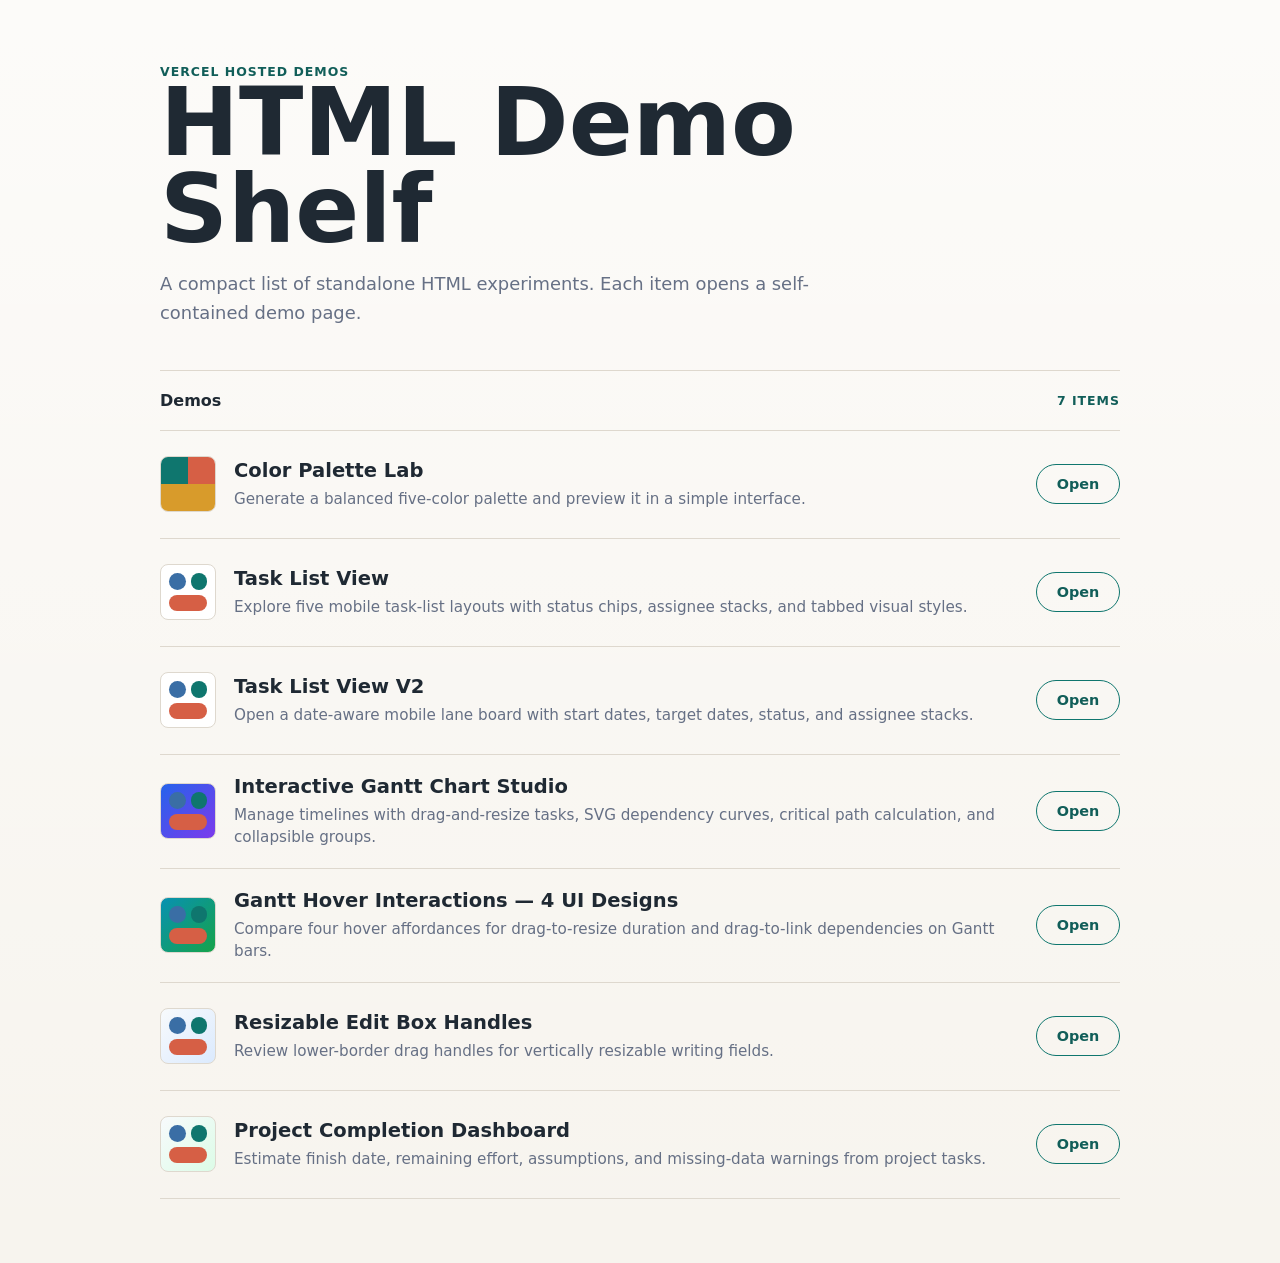
<file: index.html>
<!doctype html>
<html lang="en">
  <head>
    <meta charset="utf-8">
    <meta name="viewport" content="width=device-width, initial-scale=1">
    <meta name="description" content="A curated index of standalone HTML demos.">
    <title>HTML Demo Shelf</title>
    <link rel="stylesheet" href="/styles.css">
  </head>
  <body>
    <main class="shell">
      <header class="masthead">
        <p class="eyebrow">Vercel hosted demos</p>
        <h1>HTML Demo Shelf</h1>
        <p class="intro">
          A compact list of standalone HTML experiments. Each item opens a self-contained demo page.
        </p>
      </header>

      <section class="demo-list" aria-labelledby="demo-list-title">
        <div class="section-heading">
          <h2 id="demo-list-title">Demos</h2>
          <span class="count">7 items</span>
        </div>

        <a class="demo-row" href="/demos/color-palette-lab/">
          <span class="demo-icon" aria-hidden="true">
            <span></span>
            <span></span>
            <span></span>
          </span>
          <span class="demo-copy">
            <strong>Color Palette Lab</strong>
            <small>Generate a balanced five-color palette and preview it in a simple interface.</small>
          </span>
          <span class="demo-action" aria-hidden="true">Open</span>
        </a>

        <a class="demo-row task-demo" href="/demos/task-list-view/">
          <span class="demo-icon task-icon" aria-hidden="true">
            <span></span>
            <span></span>
            <span></span>
          </span>
          <span class="demo-copy">
            <strong>Task List View</strong>
            <small>Explore five mobile task-list layouts with status chips, assignee stacks, and tabbed visual styles.</small>
          </span>
          <span class="demo-action" aria-hidden="true">Open</span>
        </a>

        <a class="demo-row task-demo" href="/demos/task-list-view-v2/">
          <span class="demo-icon task-icon" aria-hidden="true">
            <span></span>
            <span></span>
            <span></span>
          </span>
          <span class="demo-copy">
            <strong>Task List View V2</strong>
            <small>Open a date-aware mobile lane board with start dates, target dates, status, and assignee stacks.</small>
          </span>
          <span class="demo-action" aria-hidden="true">Open</span>
        </a>

        <a class="demo-row task-demo" href="/demos/gantt-chart/">
          <span class="demo-icon task-icon" aria-hidden="true" style="background: linear-gradient(135deg, #2563eb, #7c3aed);">
            <span></span>
            <span></span>
            <span></span>
          </span>
          <span class="demo-copy">
            <strong>Interactive Gantt Chart Studio</strong>
            <small>Manage timelines with drag-and-resize tasks, SVG dependency curves, critical path calculation, and collapsible groups.</small>
          </span>
          <span class="demo-action" aria-hidden="true">Open</span>
        </a>

        <a class="demo-row task-demo" href="/demos/gantt-chart/hover-features.html">
          <span class="demo-icon task-icon" aria-hidden="true" style="background: linear-gradient(135deg, #0891b2, #16a34a);">
            <span></span>
            <span></span>
            <span></span>
          </span>
          <span class="demo-copy">
            <strong>Gantt Hover Interactions — 4 UI Designs</strong>
            <small>Compare four hover affordances for drag-to-resize duration and drag-to-link dependencies on Gantt bars.</small>
          </span>
          <span class="demo-action" aria-hidden="true">Open</span>
        </a>

        <a class="demo-row task-demo" href="/demos/resizable-edit-box/">
          <span class="demo-icon task-icon" aria-hidden="true" style="background: linear-gradient(135deg, #f8fafc, #dbeafe);">
            <span></span>
            <span></span>
            <span></span>
          </span>
          <span class="demo-copy">
            <strong>Resizable Edit Box Handles</strong>
            <small>Review lower-border drag handles for vertically resizable writing fields.</small>
          </span>
          <span class="demo-action" aria-hidden="true">Open</span>
        </a>

        <a class="demo-row task-demo" href="/demos/project-dashboard/">
          <span class="demo-icon task-icon" aria-hidden="true" style="background: linear-gradient(135deg, #f8fafc, #dcfce7);">
            <span></span>
            <span></span>
            <span></span>
          </span>
          <span class="demo-copy">
            <strong>Project Completion Dashboard</strong>
            <small>Estimate finish date, remaining effort, assumptions, and missing-data warnings from project tasks.</small>
          </span>
          <span class="demo-action" aria-hidden="true">Open</span>
        </a>
      </section>
    </main>
  </body>
</html>
</file>
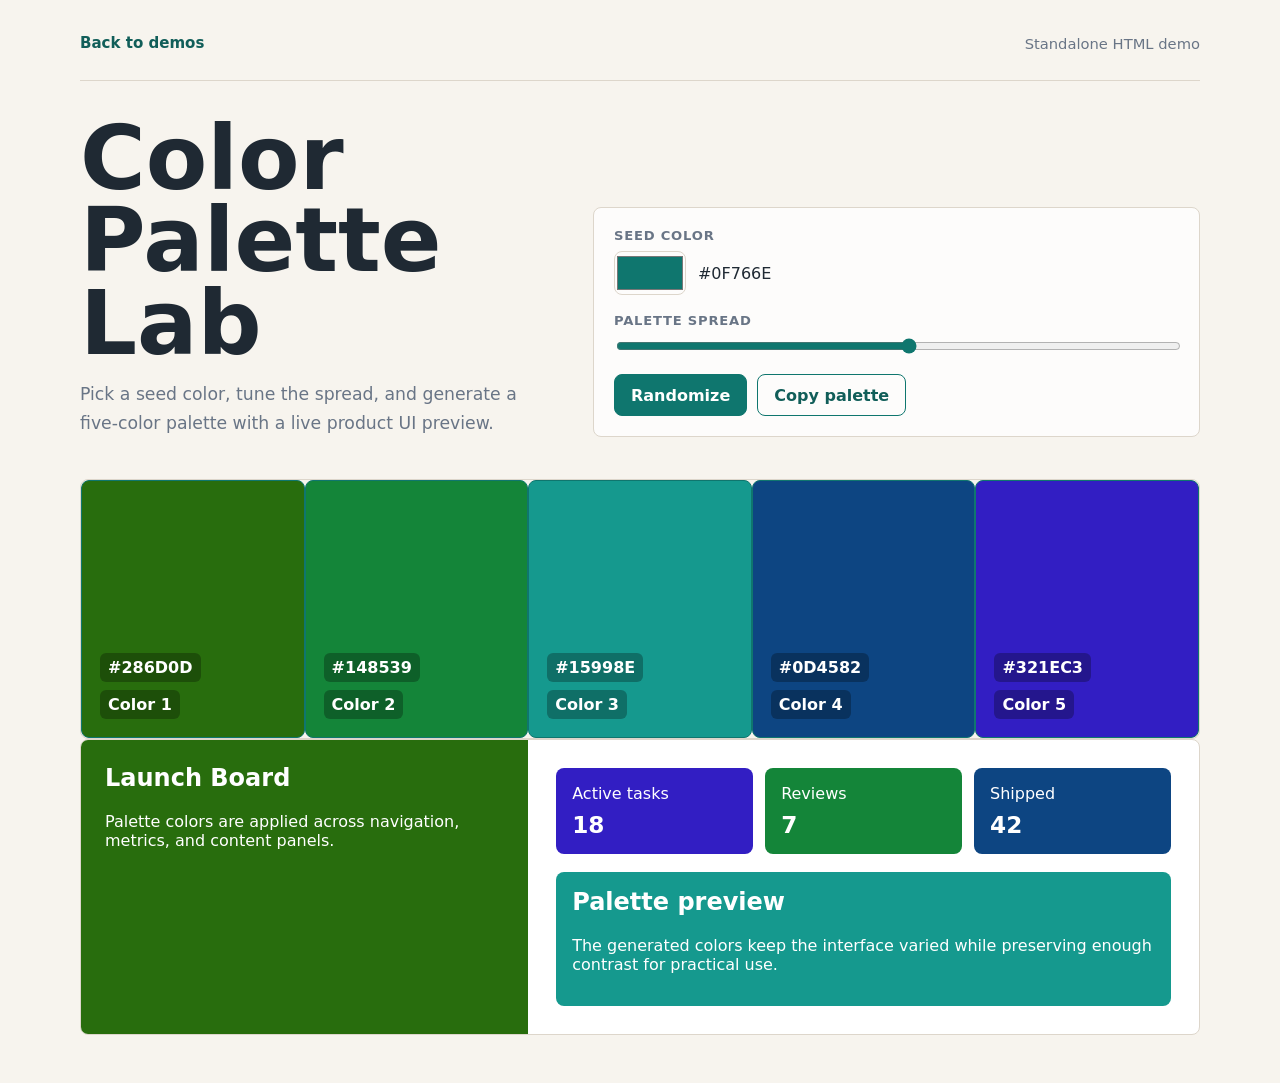
<file: demos/color-palette-lab/index.html>
<!doctype html>
<html lang="en">
  <head>
    <meta charset="utf-8">
    <meta name="viewport" content="width=device-width, initial-scale=1">
    <meta name="description" content="A standalone HTML demo for generating color palettes.">
    <title>Color Palette Lab</title>
    <style>
      :root {
        color-scheme: light;
        --bg: #f7f4ee;
        --surface: #ffffff;
        --ink: #1f2933;
        --muted: #697586;
        --line: #ddd6cb;
        --accent: #0f766e;
        --accent-dark: #115e59;
        font-family:
          Inter, ui-sans-serif, system-ui, -apple-system, BlinkMacSystemFont, "Segoe UI",
          sans-serif;
      }

      * {
        box-sizing: border-box;
      }

      body {
        min-height: 100vh;
        margin: 0;
        background: var(--bg);
        color: var(--ink);
      }

      button,
      input {
        font: inherit;
      }

      .app {
        width: min(1120px, calc(100% - 32px));
        margin: 0 auto;
        padding: 34px 0 48px;
      }

      .topbar {
        display: flex;
        align-items: center;
        justify-content: space-between;
        gap: 16px;
        padding-bottom: 28px;
      }

      .back {
        color: var(--accent-dark);
        font-size: 0.94rem;
        font-weight: 750;
        text-decoration: none;
      }

      .topbar span {
        color: var(--muted);
        font-size: 0.92rem;
      }

      .hero {
        display: grid;
        grid-template-columns: minmax(0, 0.88fr) minmax(320px, 1.12fr);
        gap: 36px;
        align-items: end;
        padding: 36px 0 42px;
        border-top: 1px solid var(--line);
      }

      h1,
      h2,
      p {
        margin-top: 0;
      }

      h1 {
        margin-bottom: 16px;
        font-size: clamp(2.5rem, 7vw, 5.8rem);
        line-height: 0.92;
        letter-spacing: 0;
      }

      .lede {
        max-width: 560px;
        margin-bottom: 0;
        color: var(--muted);
        font-size: 1.08rem;
        line-height: 1.65;
      }

      .controls {
        display: grid;
        gap: 18px;
        padding: 20px;
        border: 1px solid var(--line);
        border-radius: 8px;
        background: rgba(255, 255, 255, 0.76);
      }

      .field {
        display: grid;
        gap: 8px;
      }

      label {
        color: var(--muted);
        font-size: 0.82rem;
        font-weight: 800;
        letter-spacing: 0.06em;
        text-transform: uppercase;
      }

      .control-row {
        display: grid;
        grid-template-columns: 72px 1fr;
        gap: 12px;
        align-items: center;
      }

      input[type="color"] {
        width: 72px;
        height: 44px;
        padding: 0;
        overflow: hidden;
        border: 1px solid var(--line);
        border-radius: 8px;
        background: transparent;
      }

      input[type="range"] {
        width: 100%;
        accent-color: var(--accent);
      }

      .button-row {
        display: flex;
        flex-wrap: wrap;
        gap: 10px;
      }

      button {
        min-height: 42px;
        padding: 0 16px;
        border: 1px solid var(--accent);
        border-radius: 8px;
        background: var(--accent);
        color: #ffffff;
        cursor: pointer;
        font-weight: 800;
      }

      button.secondary {
        background: transparent;
        color: var(--accent-dark);
      }

      .palette {
        display: grid;
        grid-template-columns: repeat(5, minmax(0, 1fr));
        min-height: 260px;
        overflow: hidden;
        border: 1px solid var(--line);
        border-radius: 8px;
      }

      .swatch {
        display: flex;
        flex-direction: column;
        justify-content: flex-end;
        gap: 8px;
        min-width: 0;
        padding: 18px;
        color: #111827;
      }

      .swatch.dark {
        color: #ffffff;
      }

      .swatch strong,
      .swatch span {
        width: fit-content;
        max-width: 100%;
        padding: 5px 8px;
        border-radius: 6px;
        background: rgba(255, 255, 255, 0.76);
        overflow-wrap: anywhere;
      }

      .swatch.dark strong,
      .swatch.dark span {
        background: rgba(0, 0, 0, 0.28);
      }

      .preview {
        display: grid;
        grid-template-columns: 0.8fr 1.2fr;
        gap: 0;
        overflow: hidden;
        border: 1px solid var(--line);
        border-radius: 8px;
        background: #ffffff;
      }

      .preview-sidebar {
        min-height: 280px;
        padding: 24px;
      }

      .preview-main {
        display: grid;
        gap: 18px;
        align-content: center;
        padding: 28px;
      }

      .metric-grid {
        display: grid;
        grid-template-columns: repeat(3, minmax(0, 1fr));
        gap: 12px;
      }

      .metric,
      .panel {
        min-width: 0;
        border-radius: 8px;
        padding: 16px;
      }

      .metric strong {
        display: block;
        margin-top: 8px;
        font-size: 1.45rem;
      }

      .panel {
        min-height: 112px;
      }

      @media (max-width: 820px) {
        .hero,
        .preview {
          grid-template-columns: 1fr;
        }

        .palette {
          grid-template-columns: 1fr;
        }

        .swatch {
          min-height: 92px;
        }
      }

      @media (max-width: 560px) {
        .app {
          width: min(100% - 24px, 1120px);
        }

        .topbar {
          align-items: flex-start;
          flex-direction: column;
        }

        .metric-grid {
          grid-template-columns: 1fr;
        }
      }
    </style>
  </head>
  <body>
    <main class="app">
      <nav class="topbar" aria-label="Demo navigation">
        <a class="back" href="/">Back to demos</a>
        <span>Standalone HTML demo</span>
      </nav>

      <section class="hero">
        <div>
          <h1>Color Palette Lab</h1>
          <p class="lede">
            Pick a seed color, tune the spread, and generate a five-color palette with a live product UI preview.
          </p>
        </div>

        <form class="controls" id="controls">
          <div class="field">
            <label for="seed">Seed color</label>
            <div class="control-row">
              <input id="seed" name="seed" type="color" value="#0f766e">
              <span id="seedValue">#0F766E</span>
            </div>
          </div>

          <div class="field">
            <label for="spread">Palette spread</label>
            <input id="spread" name="spread" type="range" min="20" max="120" value="72">
          </div>

          <div class="button-row">
            <button type="button" id="randomize">Randomize</button>
            <button type="button" class="secondary" id="copy">Copy palette</button>
          </div>
        </form>
      </section>

      <section class="palette" id="palette" aria-label="Generated color palette"></section>

      <section class="preview" id="preview" aria-label="Palette preview">
        <aside class="preview-sidebar">
          <h2>Launch Board</h2>
          <p>Palette colors are applied across navigation, metrics, and content panels.</p>
        </aside>
        <div class="preview-main">
          <div class="metric-grid">
            <div class="metric">
              Active tasks
              <strong>18</strong>
            </div>
            <div class="metric">
              Reviews
              <strong>7</strong>
            </div>
            <div class="metric">
              Shipped
              <strong>42</strong>
            </div>
          </div>
          <div class="panel">
            <h2>Palette preview</h2>
            <p>The generated colors keep the interface varied while preserving enough contrast for practical use.</p>
          </div>
        </div>
      </section>
    </main>

    <script>
      const seed = document.querySelector("#seed");
      const seedValue = document.querySelector("#seedValue");
      const spread = document.querySelector("#spread");
      const palette = document.querySelector("#palette");
      const preview = document.querySelector("#preview");
      const randomize = document.querySelector("#randomize");
      const copy = document.querySelector("#copy");

      function hexToHsl(hex) {
        const value = hex.replace("#", "");
        const r = parseInt(value.slice(0, 2), 16) / 255;
        const g = parseInt(value.slice(2, 4), 16) / 255;
        const b = parseInt(value.slice(4, 6), 16) / 255;
        const max = Math.max(r, g, b);
        const min = Math.min(r, g, b);
        let h = 0;
        let s = 0;
        const l = (max + min) / 2;

        if (max !== min) {
          const d = max - min;
          s = l > 0.5 ? d / (2 - max - min) : d / (max + min);
          if (max === r) h = (g - b) / d + (g < b ? 6 : 0);
          if (max === g) h = (b - r) / d + 2;
          if (max === b) h = (r - g) / d + 4;
          h *= 60;
        }

        return [h, s * 100, l * 100];
      }

      function hslToHex(h, s, l) {
        const normalizedH = ((h % 360) + 360) % 360;
        const sat = s / 100;
        const light = l / 100;
        const c = (1 - Math.abs(2 * light - 1)) * sat;
        const x = c * (1 - Math.abs(((normalizedH / 60) % 2) - 1));
        const m = light - c / 2;
        let r = 0;
        let g = 0;
        let b = 0;

        if (normalizedH < 60) [r, g, b] = [c, x, 0];
        else if (normalizedH < 120) [r, g, b] = [x, c, 0];
        else if (normalizedH < 180) [r, g, b] = [0, c, x];
        else if (normalizedH < 240) [r, g, b] = [0, x, c];
        else if (normalizedH < 300) [r, g, b] = [x, 0, c];
        else [r, g, b] = [c, 0, x];

        return [r, g, b]
          .map((channel) => Math.round((channel + m) * 255).toString(16).padStart(2, "0"))
          .join("")
          .toUpperCase()
          .padStart(6, "0")
          .replace(/^/, "#");
      }

      function isDark(hex) {
        const value = hex.replace("#", "");
        const r = parseInt(value.slice(0, 2), 16);
        const g = parseInt(value.slice(2, 4), 16);
        const b = parseInt(value.slice(4, 6), 16);
        return (r * 299 + g * 587 + b * 114) / 1000 < 132;
      }

      function buildPalette() {
        const [h, s, l] = hexToHsl(seed.value);
        const range = Number(spread.value);
        return [
          hslToHex(h - range, Math.min(s + 12, 78), Math.max(l - 14, 24)),
          hslToHex(h - range / 2, Math.min(s + 8, 74), Math.min(l + 4, 72)),
          hslToHex(h, Math.min(Math.max(s, 36), 76), Math.min(Math.max(l, 34), 66)),
          hslToHex(h + range / 2, Math.min(s + 16, 82), Math.max(l - 8, 28)),
          hslToHex(h + range, Math.max(s - 4, 34), Math.min(l + 18, 84)),
        ];
      }

      function render() {
        const colors = buildPalette();
        seedValue.textContent = seed.value.toUpperCase();
        palette.innerHTML = colors
          .map(
            (color, index) => `
              <button class="swatch ${isDark(color) ? "dark" : ""}" type="button" style="background: ${color}" data-color="${color}">
                <strong>${color}</strong>
                <span>Color ${index + 1}</span>
              </button>
            `,
          )
          .join("");

        const [one, two, three, four, five] = colors;
        preview.querySelector(".preview-sidebar").style.background = one;
        preview.querySelector(".preview-sidebar").style.color = isDark(one) ? "#ffffff" : "#111827";
        preview.querySelectorAll(".metric").forEach((metric, index) => {
          metric.style.background = [five, two, four][index];
          metric.style.color = isDark([five, two, four][index]) ? "#ffffff" : "#111827";
        });
        preview.querySelector(".panel").style.background = three;
        preview.querySelector(".panel").style.color = isDark(three) ? "#ffffff" : "#111827";
      }

      seed.addEventListener("input", render);
      spread.addEventListener("input", render);
      randomize.addEventListener("click", () => {
        seed.value = hslToHex(Math.random() * 360, 48 + Math.random() * 30, 34 + Math.random() * 24);
        spread.value = String(32 + Math.round(Math.random() * 86));
        render();
      });
      palette.addEventListener("click", (event) => {
        const swatch = event.target.closest(".swatch");
        if (swatch) navigator.clipboard?.writeText(swatch.dataset.color);
      });
      copy.addEventListener("click", () => {
        navigator.clipboard?.writeText(buildPalette().join(", "));
        copy.textContent = "Copied";
        window.setTimeout(() => {
          copy.textContent = "Copy palette";
        }, 1200);
      });

      render();
    </script>
  </body>
</html>
</file>
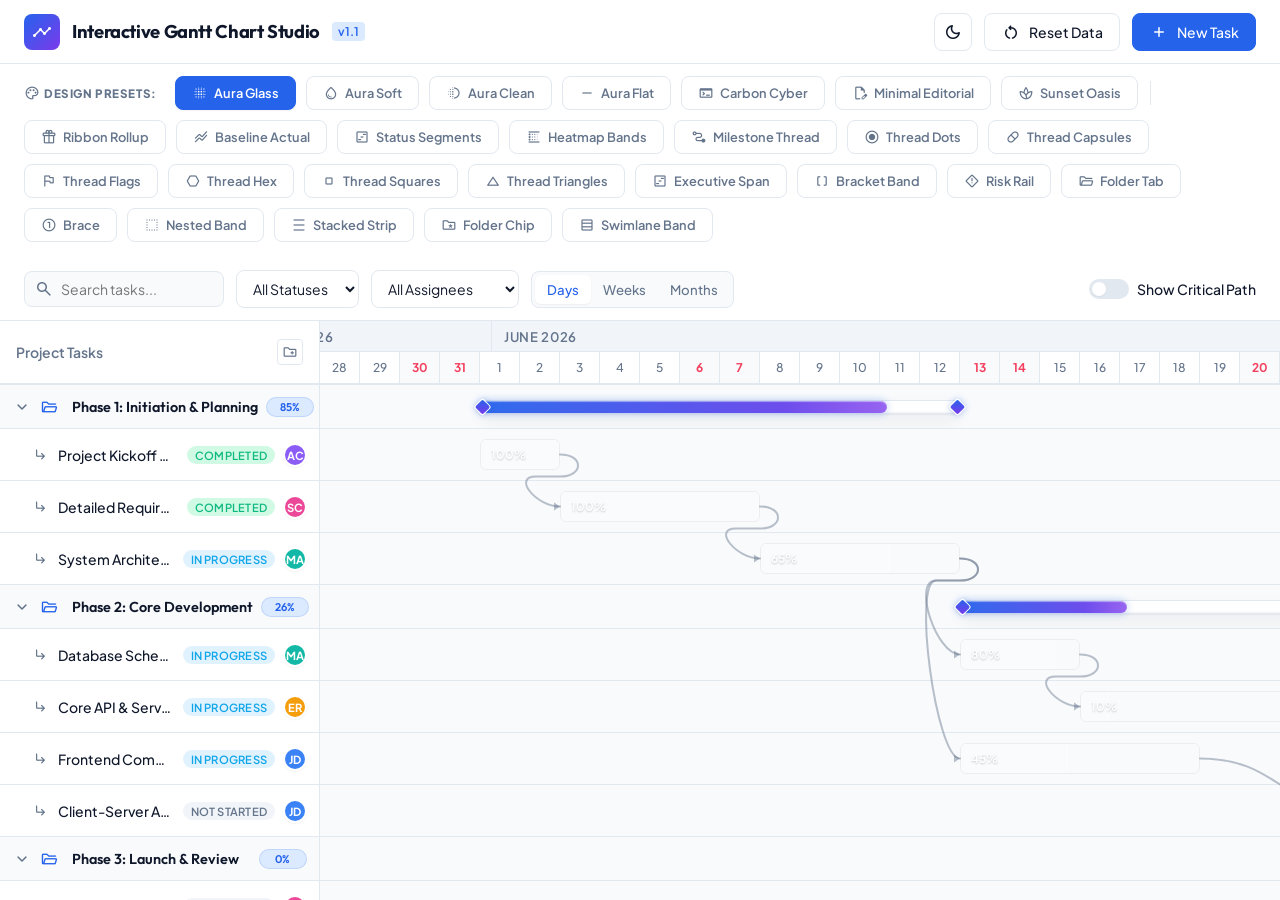
<file: demos/gantt-chart/index.html>
<!DOCTYPE html>
<html lang="en">
<head>
  <meta charset="UTF-8">
  <meta name="viewport" content="width=device-width, initial-scale=1.0">
  <meta name="description" content="An interactive, high-fidelity Gantt Chart demo featuring collapsible groups, drag-and-resize timeline bars, SVG dependency lines, critical path calculations, and dynamic filters.">
  <title>Interactive Gantt Chart Studio</title>
  
  <!-- Modern Google Font -->
  <link rel="preconnect" href="https://fonts.googleapis.com">
  <link rel="preconnect" href="https://fonts.gstatic.com" crossorigin>
  <link href="https://fonts.googleapis.com/css2?family=Outfit:wght@300;400;500;600;700&family=Plus+Jakarta+Sans:wght@300;400;500;600;700&family=Share+Tech+Mono&family=Playfair+Display:ital,wght@0,400;0,600;0,700;1,400&display=swap" rel="stylesheet">
  
  <!-- Material Icons for sleeker UI buttons -->
  <link href="https://fonts.googleapis.com/css2?family=Material+Symbols+Rounded:opsz,wght,FILL,GRAD@20..48,100..700,0..1,-50..200" rel="stylesheet" />

  <style>
    /* CSS DESIGN SYSTEM & TOKENS */
    :root {
      /* Theme variables - Light Mode by default */
      --font-primary: 'Plus Jakarta Sans', -apple-system, BlinkMacSystemFont, "Segoe UI", Roboto, sans-serif;
      --font-display: 'Outfit', sans-serif;
      
      --bg-color: #f8fafc;
      --surface-color: #ffffff;
      --surface-hover: #f1f5f9;
      --border-color: #e2e8f0;
      --text-main: #0f172a;
      --text-muted: #64748b;
      --text-inverse: #ffffff;
      
      /* Brand and status colors */
      --primary: #2563eb;
      --primary-hover: #1d4ed8;
      --primary-light: #dbeafe;
      --accent: #7c3aed;
      
      --status-not-started: #64748b;
      --status-in-progress: #0ea5e9;
      --status-completed: #10b981;
      --status-delayed: #f43f5e;
      
      --status-not-started-bg: #f1f5f9;
      --status-in-progress-bg: #e0f2fe;
      --status-completed-bg: #d1fae5;
      --status-delayed-bg: #ffe4e6;
      
      /* Size-related tokens */
      --sidebar-width: 320px;
      --row-height: 52px;
      --header-height: 64px;
      
      /* Shadows & Effects */
      --shadow-sm: 0 1px 2px 0 rgb(0 0 0 / 0.05);
      --shadow-md: 0 4px 6px -1px rgb(0 0 0 / 0.1), 0 2px 4px -2px rgb(0 0 0 / 0.1);
      --shadow-lg: 0 10px 15px -3px rgb(0 0 0 / 0.1), 0 4px 6px -4px rgb(0 0 0 / 0.1);
      --glass-bg: rgba(255, 255, 255, 0.7);
      --glass-blur: blur(12px);
      --glass-border: rgba(226, 232, 240, 0.8);
      
      /* Gantt layout settings */
      --day-width: 44px;
      --total-days: 60;
      
      /* Transitions */
      --transition-fast: 0.15s ease;
      --transition-normal: 0.25s ease;
    }

    [data-theme="dark"] {
      --bg-color: #0b0f19;
      --surface-color: #111827;
      --surface-hover: #1f2937;
      --border-color: #374151;
      --text-main: #f9fafb;
      --text-muted: #9ca3af;
      --text-inverse: #111827;
      
      --primary: #3b82f6;
      --primary-hover: #2563eb;
      --primary-light: #1e3a8a;
      --accent: #8b5cf6;
      
      --status-not-started: #9ca3af;
      --status-in-progress: #38bdf8;
      --status-completed: #34d399;
      --status-delayed: #fb7185;
      
      --status-not-started-bg: #1f2937;
      --status-in-progress-bg: #0c4a6e;
      --status-completed-bg: #064e3b;
      --status-delayed-bg: #4c0519;
      
      --glass-bg: rgba(17, 24, 39, 0.7);
      --glass-border: rgba(55, 65, 81, 0.8);
    }

    /* GLOBAL STYLES */
    * {
      box-sizing: border-box;
      margin: 0;
      padding: 0;
    }

    body {
      font-family: var(--font-primary);
      background-color: var(--bg-color);
      color: var(--text-main);
      overflow: hidden;
      height: 100vh;
      display: flex;
      flex-direction: column;
      -webkit-font-smoothing: antialiased;
      transition: background-color var(--transition-normal), color var(--transition-normal);
    }

    button, input, select {
      font-family: inherit;
      color: inherit;
    }

    /* CUSTOM SCROLLBARS */
    ::-webkit-scrollbar {
      width: 8px;
      height: 8px;
    }
    ::-webkit-scrollbar-track {
      background: transparent;
    }
    ::-webkit-scrollbar-thumb {
      background: var(--border-color);
      border-radius: 4px;
    }
    ::-webkit-scrollbar-thumb:hover {
      background: var(--text-muted);
    }

    /* UTILITY STYLES */
    .icon {
      font-family: 'Material Symbols Rounded';
      font-weight: normal;
      font-style: normal;
      font-size: 20px;
      line-height: 1;
      letter-spacing: normal;
      text-transform: none;
      display: inline-block;
      white-space: nowrap;
      word-wrap: normal;
      direction: ltr;
      -webkit-font-smoothing: antialiased;
      user-select: none;
    }

    /* APP LAYOUT */
    .app-header {
      height: var(--header-height);
      background-color: var(--surface-color);
      border-bottom: 1px solid var(--border-color);
      display: flex;
      align-items: center;
      justify-content: space-between;
      padding: 0 24px;
      z-index: 10;
      transition: background-color var(--transition-normal), border-color var(--transition-normal);
    }

    .brand-section {
      display: flex;
      align-items: center;
      gap: 12px;
    }

    .brand-logo {
      width: 36px;
      height: 36px;
      border-radius: 8px;
      background: linear-gradient(135deg, var(--primary), var(--accent));
      display: flex;
      align-items: center;
      justify-content: center;
      color: white;
    }

    .brand-title {
      font-family: var(--font-display);
      font-weight: 700;
      font-size: 1.15rem;
      letter-spacing: -0.02em;
    }

    .brand-tag {
      font-size: 0.75rem;
      background: var(--primary-light);
      color: var(--primary);
      padding: 2px 6px;
      border-radius: 4px;
      font-weight: 600;
    }

    .control-actions {
      display: flex;
      align-items: center;
      gap: 12px;
    }

    /* BUTTONS */
    .btn {
      display: inline-flex;
      align-items: center;
      gap: 8px;
      padding: 8px 16px;
      border-radius: 8px;
      font-size: 0.875rem;
      font-weight: 500;
      cursor: pointer;
      border: 1px solid var(--border-color);
      background-color: var(--surface-color);
      transition: all var(--transition-fast);
      user-select: none;
    }

    .btn:hover {
      background-color: var(--surface-hover);
      border-color: var(--text-muted);
    }

    .btn-primary {
      background-color: var(--primary);
      border-color: var(--primary);
      color: var(--text-inverse);
    }

    .btn-primary:hover {
      background-color: var(--primary-hover);
      border-color: var(--primary-hover);
    }

    .btn-icon {
      padding: 8px;
      border-radius: 8px;
    }

    /* TOOLBAR CONTROLS */
    .toolbar {
      padding: 12px 24px;
      background-color: var(--surface-color);
      border-bottom: 1px solid var(--border-color);
      display: flex;
      align-items: center;
      justify-content: space-between;
      gap: 16px;
      flex-wrap: wrap;
      z-index: 9;
      transition: background-color var(--transition-normal), border-color var(--transition-normal);
    }

    .toolbar-left {
      display: flex;
      align-items: center;
      gap: 12px;
      flex-wrap: wrap;
    }

    .toolbar-right {
      display: flex;
      align-items: center;
      gap: 12px;
    }

    .search-wrapper {
      position: relative;
      display: flex;
      align-items: center;
    }

    .search-input {
      padding: 8px 12px 8px 36px;
      border-radius: 8px;
      border: 1px solid var(--border-color);
      background-color: var(--bg-color);
      font-size: 0.875rem;
      width: 200px;
      transition: all var(--transition-fast);
    }

    .search-input:focus {
      outline: none;
      border-color: var(--primary);
      background-color: var(--surface-color);
      box-shadow: 0 0 0 3px rgba(37, 99, 235, 0.15);
      width: 240px;
    }

    .search-icon {
      position: absolute;
      left: 10px;
      color: var(--text-muted);
      pointer-events: none;
    }

    .filter-select {
      padding: 8px 12px;
      border-radius: 8px;
      border: 1px solid var(--border-color);
      background-color: var(--surface-color);
      font-size: 0.875rem;
      cursor: pointer;
      outline: none;
      transition: border-color var(--transition-fast);
    }

    .filter-select:focus {
      border-color: var(--primary);
    }

    .segmented-control {
      display: inline-flex;
      background-color: var(--bg-color);
      padding: 3px;
      border-radius: 8px;
      border: 1px solid var(--border-color);
    }

    .segmented-btn {
      padding: 6px 12px;
      border-radius: 6px;
      font-size: 0.825rem;
      font-weight: 500;
      border: none;
      background: transparent;
      cursor: pointer;
      color: var(--text-muted);
      transition: all var(--transition-fast);
    }

    .segmented-btn:hover {
      color: var(--text-main);
    }

    .segmented-btn.active {
      background-color: var(--surface-color);
      color: var(--primary);
      box-shadow: var(--shadow-sm);
    }

    .switch-control {
      display: inline-flex;
      align-items: center;
      gap: 8px;
      font-size: 0.875rem;
      font-weight: 500;
      cursor: pointer;
      user-select: none;
    }

    .switch-track {
      width: 40px;
      height: 20px;
      border-radius: 20px;
      background-color: var(--border-color);
      position: relative;
      transition: background-color var(--transition-fast);
    }

    .switch-thumb {
      width: 14px;
      height: 14px;
      border-radius: 50%;
      background-color: white;
      position: absolute;
      top: 3px;
      left: 3px;
      transition: transform var(--transition-fast);
      box-shadow: var(--shadow-sm);
    }

    .switch-control input {
      display: none;
    }

    .switch-control input:checked + .switch-track {
      background-color: var(--primary);
    }

    .switch-control input:checked + .switch-track .switch-thumb {
      transform: translateX(20px);
    }

    .switch-control.critical-active {
      color: var(--status-delayed);
    }
    .switch-control.critical-active input:checked + .switch-track {
      background-color: var(--status-delayed);
    }

    /* GANTT CONTAINER LAYOUT */
    .gantt-outer-container {
      flex: 1;
      display: flex;
      flex-direction: column;
      overflow: hidden;
      position: relative;
    }

    .gantt-grid-wrapper {
      flex: 1;
      overflow: auto;
      position: relative;
    }

    /* GANTT ROW AND CELL SYSTEM */
    .gantt-grid {
      display: grid;
      grid-template-columns: var(--sidebar-width) 1fr;
      width: max-content;
      min-width: 100%;
      position: relative;
    }

    /* STICKY HEADER SCROLL ALIGNMENT */
    .gantt-header-row {
      display: grid;
      grid-template-columns: subgrid;
      grid-column: 1 / -1;
      height: var(--header-height);
      position: sticky;
      top: 0;
      z-index: 8;
      background-color: var(--surface-color);
      border-bottom: 2px solid var(--border-color);
      transition: background-color var(--transition-normal), border-color var(--transition-normal);
    }

    .gantt-header-sidebar {
      position: sticky;
      left: 0;
      z-index: 9;
      background-color: var(--surface-color);
      border-right: 1px solid var(--border-color);
      display: flex;
      align-items: center;
      padding: 0 16px;
      font-weight: 600;
      font-size: 0.875rem;
      color: var(--text-muted);
      justify-content: space-between;
    }

    .gantt-header-timeline {
      display: flex;
      flex-direction: column;
      height: 100%;
    }

    .gantt-timeline-major {
      height: 50%;
      border-bottom: 1px solid var(--border-color);
      display: flex;
      align-items: center;
      font-size: 0.825rem;
      font-weight: 600;
      padding-left: 12px;
      color: var(--text-muted);
      letter-spacing: 0.05em;
      text-transform: uppercase;
      background-color: var(--surface-hover);
    }

    .gantt-timeline-minor {
      height: 50%;
      display: flex;
      font-size: 0.75rem;
      font-weight: 500;
      color: var(--text-muted);
    }

    .gantt-time-cell {
      flex-shrink: 0;
      display: flex;
      align-items: center;
      justify-content: center;
      border-right: 1px solid var(--border-color);
      height: 100%;
    }

    /* BODY ROWS */
    .gantt-row {
      display: grid;
      grid-template-columns: subgrid;
      grid-column: 1 / -1;
      height: var(--row-height);
      border-bottom: 1px solid var(--border-color);
      transition: background-color var(--transition-fast);
    }

    .gantt-row:hover {
      background-color: var(--surface-hover);
    }

    .gantt-row-sidebar {
      position: sticky;
      left: 0;
      z-index: 5;
      background-color: var(--surface-color);
      border-right: 1px solid var(--border-color);
      display: flex;
      align-items: center;
      padding: 0 12px;
      overflow: hidden;
      text-overflow: ellipsis;
      white-space: nowrap;
      transition: background-color var(--transition-fast);
    }

    .gantt-row:hover .gantt-row-sidebar {
      background-color: var(--surface-hover);
    }

    .gantt-row-timeline {
      position: relative;
      height: 100%;
      overflow: hidden;
    }

    /* GRID BACKGROUND LINES */
    .gantt-grid-bg {
      position: absolute;
      top: 0;
      left: 0;
      right: 0;
      bottom: 0;
      pointer-events: none;
      background-image: linear-gradient(to right, var(--border-color) 1px, transparent 1px);
      z-index: 1;
    }

    /* SVG CANVAS FOR DEPENDENCIES */
    .gantt-svg-canvas {
      position: absolute;
      top: 0;
      left: 0;
      width: 100%;
      height: 100%;
      pointer-events: none;
      z-index: 3;
    }

    .dependency-line {
      fill: none;
      stroke: var(--text-muted);
      stroke-width: 2;
      stroke-linecap: round;
      opacity: 0.45;
      transition: stroke var(--transition-normal), stroke-width var(--transition-normal), opacity var(--transition-normal);
    }

    .dependency-line.critical-path-line {
      stroke: var(--status-delayed);
      stroke-width: 3.5;
      stroke-dasharray: 4, 2;
      opacity: 0.9;
      filter: drop-shadow(0 0 3px rgba(244, 63, 94, 0.4));
    }

    .dependency-line.conflict-line {
      stroke: var(--status-delayed);
      stroke-width: 2.5;
      opacity: 0.8;
    }

    .dependency-line.highlighted {
      stroke: var(--primary);
      stroke-width: 3;
      opacity: 0.95;
    }

    .dependency-arrow {
      fill: var(--text-muted);
      opacity: 0.45;
    }

    .dependency-arrow.critical-path-arrow {
      fill: var(--status-delayed);
      opacity: 0.9;
    }

    .dependency-arrow.conflict-arrow {
      fill: var(--status-delayed);
      opacity: 0.8;
    }

    .dependency-arrow.highlighted {
      fill: var(--primary);
      opacity: 0.95;
    }

    /* GROUP ROWS SPECIAL STYLING */
    .gantt-row-group {
      background-color: var(--bg-color);
      height: 44px;
      font-weight: 600;
    }

    .gantt-row-group .gantt-row-sidebar {
      background-color: var(--bg-color);
      font-family: var(--font-display);
      font-size: 0.9rem;
      gap: 8px;
    }

    .gantt-row-group:hover .gantt-row-sidebar {
      background-color: var(--surface-hover);
    }

    .group-collapse-btn {
      width: 20px;
      height: 20px;
      display: flex;
      align-items: center;
      justify-content: center;
      cursor: pointer;
      border-radius: 4px;
      color: var(--text-muted);
      transition: all var(--transition-fast);
    }

    .group-collapse-btn:hover {
      background-color: var(--border-color);
      color: var(--text-main);
    }

    .group-collapse-btn .icon {
      transition: transform var(--transition-fast);
    }

    .gantt-row-group.collapsed .group-collapse-btn .icon {
      transform: rotate(-90deg);
    }

    .group-progress-chip {
      flex-shrink: 0;
      min-width: 48px;
      text-align: center;
      font-size: 0.65rem;
      font-weight: 700;
      background: var(--primary-light);
      color: var(--primary);
      border: 1px solid rgba(37,99,235,0.15);
    }

    /* TASK TITLE LAYOUT IN SIDEBAR */
    .task-sidebar-cell {
      display: flex;
      align-items: center;
      gap: 10px;
      width: 100%;
      padding-left: 20px;
    }

    .task-title-text {
      font-size: 0.875rem;
      font-weight: 500;
      color: var(--text-main);
      overflow: hidden;
      text-overflow: ellipsis;
    }

    .task-meta-info {
      display: flex;
      align-items: center;
      gap: 8px;
      margin-left: auto;
      flex-shrink: 0;
    }

    /* VISUAL GANTT BARS */
    .gantt-bar-wrapper {
      position: absolute;
      top: 10px;
      height: calc(100% - 20px);
      z-index: 4;
      cursor: grab;
      border-radius: 6px;
      transition: box-shadow var(--transition-fast);
    }

    .gantt-bar-wrapper:active {
      cursor: grabbing;
    }

    .gantt-bar-wrapper.is-dragging {
      opacity: 0.8;
      box-shadow: var(--shadow-lg);
      z-index: 100;
    }

    .gantt-bar-wrapper.is-resizing {
      z-index: 100;
    }

    .gantt-bar {
      width: 100%;
      height: 100%;
      border-radius: 6px;
      background: var(--bar-gradient, linear-gradient(90deg, #94a3b8, #64748b));
      position: relative;
      overflow: hidden;
      display: flex;
      align-items: center;
      padding: 0 10px;
      color: white;
      font-size: 0.75rem;
      font-weight: 600;
      text-shadow: 0 1px 2px rgba(0, 0, 0, 0.2);
      border: 1px solid rgba(0, 0, 0, 0.05);
      user-select: none;
    }

    .gantt-bar-progress {
      position: absolute;
      top: 0;
      left: 0;
      height: 100%;
      background-color: rgba(255, 255, 255, 0.22);
      pointer-events: none;
      border-right: 1px solid rgba(255, 255, 255, 0.3);
    }

    .gantt-bar-label {
      position: relative;
      z-index: 2;
      white-space: nowrap;
      overflow: hidden;
      text-overflow: ellipsis;
      pointer-events: none;
    }

    /* DRAG RESIZE HANDLES */
    .gantt-resize-handle {
      position: absolute;
      top: 0;
      width: 6px;
      height: 100%;
      cursor: ew-resize;
      z-index: 3;
      background-color: transparent;
      transition: background-color var(--transition-fast);
    }

    .gantt-resize-handle:hover {
      background-color: rgba(255, 255, 255, 0.4);
    }

    .gantt-resize-handle-left {
      left: 0;
      border-top-left-radius: 6px;
      border-bottom-left-radius: 6px;
    }

    .gantt-resize-handle-right {
      right: 0;
      border-top-right-radius: 6px;
      border-bottom-right-radius: 6px;
    }

    /* CRITICAL PATH GLOW EFFECT */
    .gantt-bar-wrapper.critical-path-task {
      box-shadow: 0 0 8px rgba(244, 63, 94, 0.35);
      border: 1.5px solid var(--status-delayed);
    }

    /* ROLLUP SUMMARY GANTT BAR */
    .gantt-rollup-bar {
      position: absolute;
      top: 15px;
      height: 14px;
      background:
        linear-gradient(180deg, rgba(255,255,255,0.55), rgba(255,255,255,0)),
        var(--surface-color);
      border: 1px solid var(--border-color);
      border-radius: 999px;
      z-index: 4;
      pointer-events: none;
      box-shadow:
        var(--shadow-sm),
        inset 0 1px 1px rgba(255,255,255,0.6),
        inset 0 -1px 2px rgba(15,23,42,0.05),
        0 8px 18px rgba(15, 23, 42, 0.06);
      overflow: visible;
    }

    /* Diamond milestone end caps */
    .gantt-rollup-bar::before,
    .gantt-rollup-bar::after {
      content: '';
      position: absolute;
      top: 50%;
      width: 11px;
      height: 11px;
      background: linear-gradient(135deg, var(--primary), var(--accent));
      border: 1.5px solid var(--surface-color);
      border-radius: 3px;
      transform: translateY(-50%) rotate(45deg);
      box-shadow: var(--shadow-sm), 0 0 6px rgba(37,99,235,0.35);
      z-index: 5;
    }

    .gantt-rollup-bar::before {
      left: -5px;
    }

    .gantt-rollup-bar::after {
      right: -5px;
    }

    .gantt-rollup-progress {
      position: absolute;
      top: 0;
      left: 0;
      height: 100%;
      background: linear-gradient(90deg, var(--primary), var(--accent));
      border-radius: 999px;
      opacity: 0.95;
      box-shadow:
        0 0 8px rgba(37, 99, 235, 0.35),
        inset 0 1px 1px rgba(255,255,255,0.45);
    }

    /* Subtle moving sheen across the fill */
    .gantt-rollup-progress::after {
      content: '';
      position: absolute;
      inset: 0;
      border-radius: 999px;
      background: linear-gradient(
        100deg,
        transparent 30%,
        rgba(255,255,255,0.35) 50%,
        transparent 70%
      );
      background-size: 250% 100%;
      animation: rollup-sheen 3.5s ease-in-out infinite;
    }

    @keyframes rollup-sheen {
      0%   { background-position: 200% 0; }
      60%, 100% { background-position: -120% 0; }
    }

    /* Subtask indicators inside rollup bar */
    .gantt-rollup-subtasks-container {
      position: absolute;
      top: 0;
      left: 0;
      width: 100%;
      height: 100%;
      pointer-events: none;
      z-index: 3;
    }

    .gantt-rollup-subtask-pill {
      position: absolute;
      height: 5px;
      top: 50%;
      transform: translateY(-50%);
      border-radius: 999px;
      opacity: 0.92;
      border: 0.5px solid rgba(255, 255, 255, 0.55);
      box-shadow: 0 1px 2px rgba(15,23,42,0.25);
    }

    .gantt-rollup-subtask-pill::after {
      content: '';
      position: absolute;
      inset: 1px;
      border-radius: inherit;
      background: linear-gradient(180deg, rgba(255,255,255,0.42), rgba(255,255,255,0));
      pointer-events: none;
    }

    /* AURA GROUP-BAR VARIANTS (only alter the rollup bar) */

    /* Aura Soft — remove the animated sheen */
    body.theme-aura-soft .gantt-rollup-progress::after {
      display: none !important;
    }

    /* Aura Clean — drop the glow, keep gradient + diamond caps */
    body.theme-aura-clean .gantt-rollup-bar {
      box-shadow: var(--shadow-sm), inset 0 1px 1px rgba(255,255,255,0.6) !important;
    }
    body.theme-aura-clean .gantt-rollup-bar::before,
    body.theme-aura-clean .gantt-rollup-bar::after {
      box-shadow: var(--shadow-sm) !important;
    }
    body.theme-aura-clean .gantt-rollup-progress {
      box-shadow: inset 0 1px 1px rgba(255,255,255,0.45) !important;
    }
    body.theme-aura-clean .gantt-rollup-progress::after {
      display: none !important;
    }

    /* Aura Flat — calm, flat summary bar with no gradients or glow */
    body.theme-aura-flat .gantt-rollup-bar {
      top: 17px !important;
      height: 10px !important;
      background: var(--surface-hover) !important;
      border: 1px solid var(--border-color) !important;
      box-shadow: none !important;
    }
    body.theme-aura-flat .gantt-rollup-bar::before,
    body.theme-aura-flat .gantt-rollup-bar::after {
      width: 9px !important;
      height: 9px !important;
      background: var(--primary) !important;
      border-radius: 2px !important;
      box-shadow: none !important;
    }
    body.theme-aura-flat .gantt-rollup-bar::before { left: -4px !important; }
    body.theme-aura-flat .gantt-rollup-bar::after { right: -4px !important; }
    body.theme-aura-flat .gantt-rollup-progress {
      background: var(--primary) !important;
      opacity: 0.9 !important;
      box-shadow: none !important;
    }
    body.theme-aura-flat .gantt-rollup-progress::after {
      display: none !important;
    }
    body.theme-aura-flat .gantt-rollup-subtask-pill {
      height: 4px !important;
      opacity: 0.85 !important;
      box-shadow: none !important;
    }

    /* GROUP-BAR PATTERN TABS */

    /* Ribbon Rollup - a polished roadmap ribbon with folded caps */
    body.theme-pattern-ribbon .gantt-rollup-bar {
      top: 13px !important;
      height: 18px !important;
      background:
        linear-gradient(180deg, rgba(255,255,255,0.78), rgba(255,255,255,0.08)),
        linear-gradient(90deg, color-mix(in srgb, var(--primary) 12%, var(--surface-color)), color-mix(in srgb, var(--accent) 14%, var(--surface-color))) !important;
      border: 1px solid color-mix(in srgb, var(--primary) 30%, var(--border-color)) !important;
      border-radius: 7px !important;
      box-shadow:
        0 10px 22px rgba(15, 23, 42, 0.12),
        inset 0 1px 0 rgba(255,255,255,0.75),
        inset 0 -1px 0 rgba(15,23,42,0.08) !important;
      overflow: visible !important;
    }
    body.theme-pattern-ribbon .gantt-rollup-bar::before,
    body.theme-pattern-ribbon .gantt-rollup-bar::after {
      width: 13px !important;
      height: 18px !important;
      background: linear-gradient(135deg, var(--primary), var(--accent)) !important;
      border: 1px solid color-mix(in srgb, var(--primary) 55%, var(--surface-color)) !important;
      border-radius: 3px !important;
      transform: translateY(-50%) skewX(-12deg) !important;
      box-shadow: 0 5px 12px rgba(15,23,42,0.14) !important;
      clip-path: polygon(0 0, 100% 0, 72% 50%, 100% 100%, 0 100%) !important;
    }
    body.theme-pattern-ribbon .gantt-rollup-bar::before { left: -9px !important; }
    body.theme-pattern-ribbon .gantt-rollup-bar::after {
      right: -9px !important;
      transform: translateY(-50%) skewX(12deg) scaleX(-1) !important;
    }
    body.theme-pattern-ribbon .gantt-rollup-progress {
      background:
        linear-gradient(180deg, rgba(255,255,255,0.32), rgba(255,255,255,0)),
        linear-gradient(90deg, var(--primary), var(--accent)) !important;
      border-radius: 6px !important;
      box-shadow: inset 0 1px 0 rgba(255,255,255,0.45), 0 0 12px color-mix(in srgb, var(--primary) 34%, transparent) !important;
    }
    body.theme-pattern-ribbon .gantt-rollup-subtask-pill {
      height: 4px !important;
      top: calc(100% + 7px) !important;
      transform: none !important;
      opacity: 0.8 !important;
      box-shadow: 0 3px 7px rgba(15,23,42,0.14) !important;
    }

    /* Baseline Actual - planned track plus an actual progress overlay */
    body.theme-pattern-baseline .gantt-rollup-bar {
      top: 11px !important;
      height: 20px !important;
      background:
        linear-gradient(90deg, rgba(100,116,139,0.18) 0 50%, rgba(100,116,139,0.1) 50% 100%),
        repeating-linear-gradient(90deg, transparent 0 9px, color-mix(in srgb, var(--border-color) 55%, transparent) 9px 10px) !important;
      border: 1px dashed color-mix(in srgb, var(--text-muted) 42%, var(--border-color)) !important;
      border-radius: 5px !important;
      box-shadow: inset 0 0 0 1px rgba(255,255,255,0.3) !important;
    }
    body.theme-pattern-baseline .gantt-rollup-bar::before,
    body.theme-pattern-baseline .gantt-rollup-bar::after {
      width: 3px !important;
      height: 26px !important;
      background: var(--text-main) !important;
      border: 0 !important;
      border-radius: 999px !important;
      transform: translateY(-50%) !important;
      box-shadow: 0 0 0 3px var(--surface-color), 0 2px 7px rgba(15,23,42,0.16) !important;
      clip-path: none !important;
    }
    body.theme-pattern-baseline .gantt-rollup-bar::before { left: -2px !important; }
    body.theme-pattern-baseline .gantt-rollup-bar::after { right: -2px !important; }
    body.theme-pattern-baseline .gantt-rollup-progress {
      top: 5px !important;
      height: 10px !important;
      background: linear-gradient(90deg, var(--status-completed), var(--primary)) !important;
      border-radius: 999px !important;
      box-shadow: 0 4px 10px color-mix(in srgb, var(--primary) 22%, transparent) !important;
    }
    body.theme-pattern-baseline .gantt-rollup-progress::after { display: none !important; }
    body.theme-pattern-baseline .gantt-rollup-subtask-pill {
      height: 4px !important;
      top: calc(100% + 6px) !important;
      transform: none !important;
      border: 0 !important;
      opacity: 0.95 !important;
      box-shadow: none !important;
    }

    /* Segmented Status - stacked child-task segments inside the summary track */
    body.theme-pattern-segmented .gantt-rollup-bar {
      top: 14px !important;
      height: 16px !important;
      background: color-mix(in srgb, var(--surface-hover) 82%, var(--surface-color)) !important;
      border: 1px solid color-mix(in srgb, var(--text-muted) 24%, var(--border-color)) !important;
      border-radius: 4px !important;
      box-shadow: inset 0 1px 0 rgba(255,255,255,0.6), 0 5px 12px rgba(15,23,42,0.07) !important;
      overflow: hidden !important;
    }
    body.theme-pattern-segmented .gantt-rollup-bar::before,
    body.theme-pattern-segmented .gantt-rollup-bar::after {
      display: none !important;
    }
    body.theme-pattern-segmented .gantt-rollup-progress {
      background: linear-gradient(90deg, rgba(255,255,255,0.22), rgba(255,255,255,0.04)) !important;
      border-right: 2px solid var(--primary) !important;
      box-shadow: none !important;
      z-index: 4 !important;
    }
    body.theme-pattern-segmented .gantt-rollup-progress::after { display: none !important; }
    body.theme-pattern-segmented .gantt-rollup-subtasks-container {
      z-index: 3 !important;
    }
    body.theme-pattern-segmented .gantt-rollup-subtask-pill {
      height: 100% !important;
      top: 0 !important;
      transform: none !important;
      border: 0 !important;
      border-radius: 0 !important;
      opacity: 0.82 !important;
      box-shadow: inset -1px 0 rgba(255,255,255,0.75) !important;
    }

    /* Heatmap Bands - layered density blocks for portfolio planning */
    body.theme-pattern-heatmap .gantt-rollup-bar {
      top: 12px !important;
      height: 20px !important;
      background:
        linear-gradient(180deg, rgba(255,255,255,0.34), transparent),
        repeating-linear-gradient(90deg,
          color-mix(in srgb, var(--status-completed) 20%, transparent) 0 12px,
          color-mix(in srgb, var(--status-in-progress) 18%, transparent) 12px 24px,
          color-mix(in srgb, var(--status-delayed) 14%, transparent) 24px 36px) !important;
      border: 1px solid color-mix(in srgb, var(--primary) 22%, var(--border-color)) !important;
      border-radius: 6px !important;
      box-shadow: 0 7px 18px rgba(15,23,42,0.09), inset 0 1px 0 rgba(255,255,255,0.45) !important;
      overflow: hidden !important;
    }
    body.theme-pattern-heatmap .gantt-rollup-bar::before,
    body.theme-pattern-heatmap .gantt-rollup-bar::after {
      width: 8px !important;
      height: 8px !important;
      background: var(--surface-color) !important;
      border: 2px solid var(--primary) !important;
      border-radius: 50% !important;
      transform: translateY(-50%) !important;
      box-shadow: 0 0 0 2px color-mix(in srgb, var(--primary) 15%, transparent) !important;
      clip-path: none !important;
    }
    body.theme-pattern-heatmap .gantt-rollup-progress {
      background: linear-gradient(90deg, color-mix(in srgb, var(--primary) 70%, transparent), color-mix(in srgb, var(--accent) 68%, transparent)) !important;
      mix-blend-mode: multiply;
      box-shadow: none !important;
    }
    html[data-theme="dark"] body.theme-pattern-heatmap .gantt-rollup-progress,
    body.theme-preset-cyber.theme-pattern-heatmap .gantt-rollup-progress {
      mix-blend-mode: screen;
    }
    body.theme-pattern-heatmap .gantt-rollup-progress::after { display: none !important; }
    body.theme-pattern-heatmap .gantt-rollup-subtask-pill {
      height: 3px !important;
      top: auto !important;
      bottom: 3px !important;
      transform: none !important;
      border: 0 !important;
      border-radius: 999px !important;
      opacity: 1 !important;
      box-shadow: 0 0 6px currentColor !important;
    }

    /* Milestone Thread - a quiet line with checkpoint markers */
    body.theme-pattern-milestone .gantt-rollup-bar {
      top: 21px !important;
      height: 2px !important;
      background: color-mix(in srgb, var(--text-muted) 36%, transparent) !important;
      border: 0 !important;
      border-radius: 0 !important;
      box-shadow: none !important;
      overflow: visible !important;
    }
    body.theme-pattern-milestone .gantt-rollup-bar::before,
    body.theme-pattern-milestone .gantt-rollup-bar::after {
      width: 14px !important;
      height: 14px !important;
      background: var(--surface-color) !important;
      border: 2px solid var(--primary) !important;
      border-radius: 4px !important;
      transform: translateY(-50%) rotate(45deg) !important;
      box-shadow: 0 0 0 3px color-mix(in srgb, var(--primary) 12%, transparent), 0 4px 10px rgba(15,23,42,0.12) !important;
      clip-path: none !important;
    }
    body.theme-pattern-milestone .gantt-rollup-progress {
      top: -2px !important;
      height: 6px !important;
      background: linear-gradient(90deg, var(--primary), var(--accent)) !important;
      border-radius: 999px !important;
      box-shadow: 0 0 12px color-mix(in srgb, var(--primary) 25%, transparent) !important;
    }
    body.theme-pattern-milestone .gantt-rollup-progress::after { display: none !important; }
    body.theme-pattern-milestone .gantt-rollup-subtask-pill {
      width: 10px !important;
      min-width: 10px !important;
      height: 10px !important;
      top: -4px !important;
      transform: translateX(-50%) rotate(45deg) !important;
      border: 2px solid var(--surface-color) !important;
      border-radius: 3px !important;
      opacity: 1 !important;
      box-shadow: 0 2px 8px rgba(15,23,42,0.15) !important;
    }

    /* Milestone Thread mutants - same thread, different node language */
    body.theme-pattern-thread-dots .gantt-rollup-bar,
    body.theme-pattern-thread-capsules .gantt-rollup-bar,
    body.theme-pattern-thread-flags .gantt-rollup-bar,
    body.theme-pattern-thread-hex .gantt-rollup-bar,
    body.theme-pattern-thread-squares .gantt-rollup-bar,
    body.theme-pattern-thread-triangles .gantt-rollup-bar {
      top: 21px !important;
      height: 2px !important;
      background: color-mix(in srgb, var(--text-muted) 34%, transparent) !important;
      border: 0 !important;
      border-radius: 0 !important;
      box-shadow: none !important;
      overflow: visible !important;
    }

    body.theme-pattern-thread-dots .gantt-rollup-bar::before,
    body.theme-pattern-thread-dots .gantt-rollup-bar::after,
    body.theme-pattern-thread-capsules .gantt-rollup-bar::before,
    body.theme-pattern-thread-capsules .gantt-rollup-bar::after,
    body.theme-pattern-thread-flags .gantt-rollup-bar::before,
    body.theme-pattern-thread-flags .gantt-rollup-bar::after,
    body.theme-pattern-thread-hex .gantt-rollup-bar::before,
    body.theme-pattern-thread-hex .gantt-rollup-bar::after,
    body.theme-pattern-thread-squares .gantt-rollup-bar::before,
    body.theme-pattern-thread-squares .gantt-rollup-bar::after,
    body.theme-pattern-thread-triangles .gantt-rollup-bar::before,
    body.theme-pattern-thread-triangles .gantt-rollup-bar::after {
      width: 7px !important;
      height: 7px !important;
      background: var(--primary) !important;
      border: 2px solid var(--surface-color) !important;
      border-radius: 50% !important;
      transform: translateY(-50%) !important;
      box-shadow: 0 0 0 3px color-mix(in srgb, var(--primary) 12%, transparent), 0 3px 8px rgba(15,23,42,0.12) !important;
      clip-path: none !important;
    }

    body.theme-pattern-thread-capsules .gantt-rollup-bar::before,
    body.theme-pattern-thread-capsules .gantt-rollup-bar::after {
      width: 14px !important;
      height: 7px !important;
      border-radius: 999px !important;
    }

    body.theme-pattern-thread-flags .gantt-rollup-bar::before,
    body.theme-pattern-thread-flags .gantt-rollup-bar::after {
      width: 12px !important;
      height: 11px !important;
      border-radius: 3px 6px 6px 3px !important;
      clip-path: polygon(0 0, 100% 0, 78% 50%, 100% 100%, 0 100%) !important;
    }

    body.theme-pattern-thread-hex .gantt-rollup-bar::before,
    body.theme-pattern-thread-hex .gantt-rollup-bar::after {
      width: 11px !important;
      height: 11px !important;
      border-radius: 0 !important;
      clip-path: polygon(50% 0, 94% 25%, 94% 75%, 50% 100%, 6% 75%, 6% 25%) !important;
    }

    body.theme-pattern-thread-squares .gantt-rollup-bar::before,
    body.theme-pattern-thread-squares .gantt-rollup-bar::after {
      width: 10px !important;
      height: 10px !important;
      border-radius: 2px !important;
    }

    body.theme-pattern-thread-triangles .gantt-rollup-bar::before,
    body.theme-pattern-thread-triangles .gantt-rollup-bar::after {
      width: 12px !important;
      height: 12px !important;
      border-radius: 0 !important;
      clip-path: polygon(50% 0, 100% 100%, 0 100%) !important;
    }

    body.theme-pattern-thread-dots .gantt-rollup-progress,
    body.theme-pattern-thread-capsules .gantt-rollup-progress,
    body.theme-pattern-thread-flags .gantt-rollup-progress,
    body.theme-pattern-thread-hex .gantt-rollup-progress,
    body.theme-pattern-thread-squares .gantt-rollup-progress,
    body.theme-pattern-thread-triangles .gantt-rollup-progress {
      top: -2px !important;
      height: 6px !important;
      background: linear-gradient(90deg, var(--primary), var(--accent)) !important;
      border-radius: 999px !important;
      box-shadow: 0 0 12px color-mix(in srgb, var(--primary) 22%, transparent) !important;
    }

    body.theme-pattern-thread-dots .gantt-rollup-progress::after,
    body.theme-pattern-thread-capsules .gantt-rollup-progress::after,
    body.theme-pattern-thread-flags .gantt-rollup-progress::after,
    body.theme-pattern-thread-hex .gantt-rollup-progress::after,
    body.theme-pattern-thread-squares .gantt-rollup-progress::after,
    body.theme-pattern-thread-triangles .gantt-rollup-progress::after {
      display: none !important;
    }

    body.theme-pattern-thread-dots .gantt-rollup-subtask-pill {
      width: 12px !important;
      min-width: 12px !important;
      height: 12px !important;
      top: -5px !important;
      transform: translateX(-50%) !important;
      border: 3px solid var(--surface-color) !important;
      border-radius: 50% !important;
      opacity: 1 !important;
      box-shadow: 0 0 0 2px color-mix(in srgb, currentColor 18%, transparent), 0 4px 10px rgba(15,23,42,0.13) !important;
    }

    body.theme-pattern-thread-capsules .gantt-rollup-subtask-pill {
      width: 18px !important;
      min-width: 18px !important;
      height: 8px !important;
      top: -3px !important;
      transform: translateX(-50%) !important;
      border: 2px solid var(--surface-color) !important;
      border-radius: 999px !important;
      opacity: 1 !important;
      box-shadow: 0 4px 10px rgba(15,23,42,0.13) !important;
    }

    body.theme-pattern-thread-flags .gantt-rollup-subtask-pill {
      width: 14px !important;
      min-width: 14px !important;
      height: 13px !important;
      top: -12px !important;
      transform: translateX(-2px) !important;
      border: 2px solid var(--surface-color) !important;
      border-radius: 3px 7px 7px 3px !important;
      opacity: 1 !important;
      clip-path: polygon(0 0, 100% 0, 78% 50%, 100% 100%, 0 100%) !important;
      box-shadow: 0 4px 10px rgba(15,23,42,0.13) !important;
    }

    body.theme-pattern-thread-flags .gantt-rollup-subtask-pill::before {
      content: '';
      position: absolute;
      left: -3px;
      bottom: -12px;
      width: 2px;
      height: 12px;
      background: currentColor;
      border-radius: 999px;
      box-shadow: 0 0 0 1px var(--surface-color);
    }

    body.theme-pattern-thread-hex .gantt-rollup-subtask-pill {
      width: 13px !important;
      min-width: 13px !important;
      height: 13px !important;
      top: -6px !important;
      transform: translateX(-50%) !important;
      border: 2px solid var(--surface-color) !important;
      border-radius: 0 !important;
      opacity: 1 !important;
      clip-path: polygon(50% 0, 94% 25%, 94% 75%, 50% 100%, 6% 75%, 6% 25%) !important;
      box-shadow: 0 4px 10px rgba(15,23,42,0.13) !important;
    }

    body.theme-pattern-thread-squares .gantt-rollup-subtask-pill {
      width: 12px !important;
      min-width: 12px !important;
      height: 12px !important;
      top: -5px !important;
      transform: translateX(-50%) !important;
      border: 2px solid var(--surface-color) !important;
      border-radius: 2px !important;
      opacity: 1 !important;
      box-shadow: 0 0 0 2px color-mix(in srgb, currentColor 16%, transparent), 0 4px 10px rgba(15,23,42,0.13) !important;
    }

    body.theme-pattern-thread-triangles .gantt-rollup-subtask-pill {
      width: 14px !important;
      min-width: 14px !important;
      height: 14px !important;
      top: -7px !important;
      transform: translateX(-50%) !important;
      border: 2px solid var(--surface-color) !important;
      border-radius: 0 !important;
      opacity: 1 !important;
      clip-path: polygon(50% 0, 100% 100%, 0 100%) !important;
      box-shadow: 0 4px 10px rgba(15,23,42,0.13) !important;
    }

    /* Hide child markers while keeping terminal caps visible */
    .gantt-rollup-subtasks-container {
      display: none !important;
    }

    /* Product Design grouping bar recommendations */
    body.theme-pattern-exec-span .gantt-rollup-bar {
      top: 12px !important;
      height: 20px !important;
      background:
        linear-gradient(180deg, rgba(255,255,255,0.72), rgba(255,255,255,0.08)),
        color-mix(in srgb, var(--primary) 12%, var(--surface-color)) !important;
      border: 1px solid color-mix(in srgb, var(--primary) 30%, var(--border-color)) !important;
      border-radius: 999px !important;
      box-shadow:
        0 8px 18px rgba(15,23,42,0.1),
        inset 0 1px 0 rgba(255,255,255,0.75) !important;
      overflow: hidden !important;
    }
    body.theme-pattern-exec-span .gantt-rollup-bar::before,
    body.theme-pattern-exec-span .gantt-rollup-bar::after {
      width: 8px !important;
      height: 20px !important;
      background: var(--primary) !important;
      border: 0 !important;
      border-radius: 999px !important;
      transform: translateY(-50%) !important;
      box-shadow: none !important;
      clip-path: none !important;
    }
    body.theme-pattern-exec-span .gantt-rollup-bar::before { left: 0 !important; }
    body.theme-pattern-exec-span .gantt-rollup-bar::after { right: 0 !important; }
    body.theme-pattern-exec-span .gantt-rollup-progress {
      height: 100% !important;
      top: 0 !important;
      background: linear-gradient(90deg, var(--primary), var(--accent)) !important;
      border-radius: 999px !important;
      box-shadow: inset 0 1px 0 rgba(255,255,255,0.42) !important;
    }
    body.theme-pattern-exec-span .gantt-rollup-progress::after { display: none !important; }

    body.theme-pattern-bracket-band .gantt-rollup-bar {
      top: 18px !important;
      height: 6px !important;
      background: color-mix(in srgb, var(--primary) 22%, var(--border-color)) !important;
      border: 0 !important;
      border-radius: 999px !important;
      box-shadow: none !important;
      overflow: visible !important;
    }
    body.theme-pattern-bracket-band .gantt-rollup-bar::before,
    body.theme-pattern-bracket-band .gantt-rollup-bar::after {
      width: 3px !important;
      height: 24px !important;
      background: var(--primary) !important;
      border: 0 !important;
      border-radius: 999px !important;
      transform: translateY(-50%) !important;
      box-shadow: 0 0 0 3px color-mix(in srgb, var(--primary) 10%, transparent) !important;
      clip-path: none !important;
    }
    body.theme-pattern-bracket-band .gantt-rollup-bar::before { left: 0 !important; }
    body.theme-pattern-bracket-band .gantt-rollup-bar::after { right: 0 !important; }
    body.theme-pattern-bracket-band .gantt-rollup-progress {
      top: -4px !important;
      height: 14px !important;
      background:
        linear-gradient(180deg, rgba(255,255,255,0.46), rgba(255,255,255,0)),
        linear-gradient(90deg, var(--primary), var(--accent)) !important;
      border-radius: 999px !important;
      box-shadow: 0 5px 12px color-mix(in srgb, var(--primary) 24%, transparent) !important;
    }
    body.theme-pattern-bracket-band .gantt-rollup-progress::after { display: none !important; }

    body.theme-pattern-risk-rail .gantt-rollup-bar {
      top: 12px !important;
      height: 20px !important;
      background:
        repeating-linear-gradient(
          135deg,
          color-mix(in srgb, var(--surface-hover) 82%, var(--surface-color)) 0 8px,
          color-mix(in srgb, var(--border-color) 70%, transparent) 8px 9px
        ) !important;
      border: 1px solid color-mix(in srgb, var(--text-muted) 28%, var(--border-color)) !important;
      border-radius: 5px !important;
      box-shadow: inset 0 1px 0 rgba(255,255,255,0.6), 0 5px 14px rgba(15,23,42,0.08) !important;
      overflow: hidden !important;
    }
    body.theme-pattern-risk-rail .gantt-rollup-bar::before,
    body.theme-pattern-risk-rail .gantt-rollup-bar::after {
      width: 10px !important;
      height: 10px !important;
      background: var(--status-delayed) !important;
      border: 2px solid var(--surface-color) !important;
      border-radius: 50% !important;
      transform: translateY(-50%) !important;
      box-shadow: 0 0 0 2px color-mix(in srgb, var(--status-delayed) 15%, transparent) !important;
      clip-path: none !important;
    }
    body.theme-pattern-risk-rail .gantt-rollup-bar::before { left: -3px !important; }
    body.theme-pattern-risk-rail .gantt-rollup-bar::after { right: -3px !important; }
    body.theme-pattern-risk-rail .gantt-rollup-progress {
      height: 100% !important;
      top: 0 !important;
      background: linear-gradient(90deg, var(--status-completed), var(--status-in-progress), var(--primary)) !important;
      border-radius: 4px !important;
      opacity: 0.9 !important;
      box-shadow: none !important;
    }
    body.theme-pattern-risk-rail .gantt-rollup-progress::after { display: none !important; }

    body.theme-pattern-folder-tab .gantt-rollup-bar {
      top: 13px !important;
      height: 18px !important;
      background:
        linear-gradient(180deg, rgba(255,255,255,0.62), rgba(255,255,255,0.05)),
        color-mix(in srgb, var(--primary) 13%, var(--surface-color)) !important;
      border: 1px solid color-mix(in srgb, var(--primary) 34%, var(--border-color)) !important;
      border-radius: 4px 8px 8px 4px !important;
      box-shadow: 0 7px 16px rgba(15,23,42,0.09), inset 0 1px 0 rgba(255,255,255,0.72) !important;
      overflow: visible !important;
    }
    body.theme-pattern-folder-tab .gantt-rollup-bar::before {
      width: 28px !important;
      height: 12px !important;
      top: -6px !important;
      left: 8px !important;
      background: color-mix(in srgb, var(--primary) 28%, var(--surface-color)) !important;
      border: 1px solid color-mix(in srgb, var(--primary) 32%, var(--border-color)) !important;
      border-bottom: 0 !important;
      border-radius: 5px 5px 0 0 !important;
      transform: none !important;
      box-shadow: inset 0 1px 0 rgba(255,255,255,0.68) !important;
      clip-path: none !important;
    }
    body.theme-pattern-folder-tab .gantt-rollup-bar::after {
      width: 8px !important;
      height: 18px !important;
      right: 0 !important;
      background: var(--primary) !important;
      border: 0 !important;
      border-radius: 0 8px 8px 0 !important;
      transform: translateY(-50%) !important;
      box-shadow: none !important;
      clip-path: none !important;
    }
    body.theme-pattern-folder-tab .gantt-rollup-progress {
      height: 100% !important;
      top: 0 !important;
      background: linear-gradient(90deg, var(--primary), var(--accent)) !important;
      border-radius: 4px 8px 8px 4px !important;
      box-shadow: inset 0 1px 0 rgba(255,255,255,0.36) !important;
    }
    body.theme-pattern-folder-tab .gantt-rollup-progress::after { display: none !important; }

    body.theme-pattern-brace .gantt-rollup-bar {
      top: 20px !important;
      height: 3px !important;
      background: color-mix(in srgb, var(--primary) 36%, transparent) !important;
      border: 0 !important;
      border-radius: 999px !important;
      box-shadow: none !important;
      overflow: visible !important;
    }
    body.theme-pattern-brace .gantt-rollup-bar::before,
    body.theme-pattern-brace .gantt-rollup-bar::after {
      width: 18px !important;
      height: 18px !important;
      background: transparent !important;
      border: 3px solid var(--primary) !important;
      border-right: 0 !important;
      border-bottom: 0 !important;
      border-radius: 8px 0 0 0 !important;
      transform: translateY(-50%) rotate(-45deg) !important;
      box-shadow: none !important;
      clip-path: none !important;
    }
    body.theme-pattern-brace .gantt-rollup-bar::before { left: -4px !important; }
    body.theme-pattern-brace .gantt-rollup-bar::after {
      right: -4px !important;
      transform: translateY(-50%) rotate(135deg) !important;
    }
    body.theme-pattern-brace .gantt-rollup-progress {
      top: -3px !important;
      height: 9px !important;
      background: linear-gradient(90deg, var(--primary), var(--accent)) !important;
      border-radius: 999px !important;
      box-shadow: 0 3px 10px color-mix(in srgb, var(--primary) 22%, transparent) !important;
    }
    body.theme-pattern-brace .gantt-rollup-progress::after { display: none !important; }

    body.theme-pattern-nested-band .gantt-row-group .gantt-row-timeline {
      background: linear-gradient(90deg, color-mix(in srgb, var(--primary) 8%, transparent), transparent 70%) !important;
    }
    body.theme-pattern-nested-band .gantt-rollup-bar {
      top: 8px !important;
      height: 28px !important;
      background: color-mix(in srgb, var(--primary) 8%, var(--surface-color)) !important;
      border: 1px solid color-mix(in srgb, var(--primary) 22%, var(--border-color)) !important;
      border-radius: 6px !important;
      box-shadow: inset 0 1px 0 rgba(255,255,255,0.62) !important;
      overflow: hidden !important;
    }
    body.theme-pattern-nested-band .gantt-rollup-bar::before,
    body.theme-pattern-nested-band .gantt-rollup-bar::after {
      width: 4px !important;
      height: 100% !important;
      background: var(--primary) !important;
      border: 0 !important;
      border-radius: 0 !important;
      transform: translateY(-50%) !important;
      box-shadow: none !important;
      clip-path: none !important;
    }
    body.theme-pattern-nested-band .gantt-rollup-bar::before { left: 0 !important; }
    body.theme-pattern-nested-band .gantt-rollup-bar::after { right: 0 !important; }
    body.theme-pattern-nested-band .gantt-rollup-progress {
      top: 7px !important;
      height: 14px !important;
      background: linear-gradient(90deg, var(--primary), var(--accent)) !important;
      border-radius: 4px !important;
      box-shadow: 0 3px 8px color-mix(in srgb, var(--primary) 18%, transparent) !important;
    }
    body.theme-pattern-nested-band .gantt-rollup-progress::after { display: none !important; }

    body.theme-pattern-stacked-strip .gantt-rollup-bar {
      top: 11px !important;
      height: 22px !important;
      background:
        linear-gradient(var(--primary), var(--primary)) 0 3px / 100% 4px no-repeat,
        linear-gradient(color-mix(in srgb, var(--primary) 60%, var(--accent)), color-mix(in srgb, var(--primary) 60%, var(--accent))) 0 10px / 100% 4px no-repeat,
        linear-gradient(var(--accent), var(--accent)) 0 17px / 100% 4px no-repeat !important;
      border: 0 !important;
      border-radius: 0 !important;
      box-shadow: none !important;
      overflow: visible !important;
    }
    body.theme-pattern-stacked-strip .gantt-rollup-bar::before,
    body.theme-pattern-stacked-strip .gantt-rollup-bar::after {
      width: 5px !important;
      height: 22px !important;
      background: var(--primary) !important;
      border: 0 !important;
      border-radius: 999px !important;
      transform: translateY(-50%) !important;
      box-shadow: 0 0 0 3px color-mix(in srgb, var(--primary) 10%, transparent) !important;
      clip-path: none !important;
    }
    body.theme-pattern-stacked-strip .gantt-rollup-bar::before { left: -2px !important; }
    body.theme-pattern-stacked-strip .gantt-rollup-bar::after { right: -2px !important; }
    body.theme-pattern-stacked-strip .gantt-rollup-progress {
      top: 7px !important;
      height: 8px !important;
      background: linear-gradient(90deg, var(--primary), var(--accent)) !important;
      border-radius: 999px !important;
      box-shadow: 0 3px 10px color-mix(in srgb, var(--primary) 22%, transparent) !important;
    }
    body.theme-pattern-stacked-strip .gantt-rollup-progress::after { display: none !important; }

    body.theme-pattern-folder-chip .gantt-rollup-bar {
      top: 14px !important;
      height: 16px !important;
      background: color-mix(in srgb, var(--surface-hover) 78%, var(--surface-color)) !important;
      border: 1px solid color-mix(in srgb, var(--primary) 24%, var(--border-color)) !important;
      border-radius: 999px !important;
      box-shadow: 0 5px 12px rgba(15,23,42,0.08), inset 0 1px 0 rgba(255,255,255,0.68) !important;
      overflow: visible !important;
    }
    body.theme-pattern-folder-chip .gantt-rollup-bar::before {
      content: 'folder' !important;
      font-family: 'Material Symbols Rounded' !important;
      font-size: 14px !important;
      line-height: 18px !important;
      text-align: center !important;
      color: var(--text-inverse) !important;
      width: 22px !important;
      height: 22px !important;
      left: -8px !important;
      background: var(--primary) !important;
      border: 2px solid var(--surface-color) !important;
      border-radius: 7px !important;
      transform: translateY(-50%) !important;
      box-shadow: 0 4px 10px rgba(15,23,42,0.15) !important;
      clip-path: none !important;
    }
    body.theme-pattern-folder-chip .gantt-rollup-bar::after {
      width: 8px !important;
      height: 8px !important;
      right: -3px !important;
      background: var(--accent) !important;
      border: 2px solid var(--surface-color) !important;
      border-radius: 50% !important;
      transform: translateY(-50%) !important;
      box-shadow: 0 0 0 2px color-mix(in srgb, var(--accent) 12%, transparent) !important;
      clip-path: none !important;
    }
    body.theme-pattern-folder-chip .gantt-rollup-progress {
      top: 3px !important;
      height: 10px !important;
      background: linear-gradient(90deg, var(--primary), var(--accent)) !important;
      border-radius: 999px !important;
      box-shadow: none !important;
    }
    body.theme-pattern-folder-chip .gantt-rollup-progress::after { display: none !important; }

    body.theme-pattern-swimlane-band .gantt-row-group {
      background:
        linear-gradient(90deg, color-mix(in srgb, var(--primary) 9%, transparent), transparent 65%),
        var(--bg-color) !important;
    }
    body.theme-pattern-swimlane-band .gantt-row-group .gantt-row-sidebar {
      background: color-mix(in srgb, var(--primary) 8%, var(--bg-color)) !important;
    }
    body.theme-pattern-swimlane-band .gantt-row-group .gantt-row-timeline {
      background: color-mix(in srgb, var(--primary) 6%, transparent) !important;
    }
    body.theme-pattern-swimlane-band .gantt-rollup-bar {
      top: 10px !important;
      height: 24px !important;
      background: color-mix(in srgb, var(--primary) 10%, var(--surface-color)) !important;
      border: 1px solid color-mix(in srgb, var(--primary) 22%, var(--border-color)) !important;
      border-radius: 4px !important;
      box-shadow: inset 0 1px 0 rgba(255,255,255,0.65) !important;
      overflow: hidden !important;
    }
    body.theme-pattern-swimlane-band .gantt-rollup-bar::before,
    body.theme-pattern-swimlane-band .gantt-rollup-bar::after {
      width: 4px !important;
      height: 24px !important;
      background: var(--primary) !important;
      border: 0 !important;
      border-radius: 0 !important;
      transform: translateY(-50%) !important;
      box-shadow: none !important;
      clip-path: none !important;
    }
    body.theme-pattern-swimlane-band .gantt-rollup-bar::before { left: 0 !important; }
    body.theme-pattern-swimlane-band .gantt-rollup-bar::after { right: 0 !important; }
    body.theme-pattern-swimlane-band .gantt-rollup-progress {
      top: 6px !important;
      height: 12px !important;
      background: linear-gradient(90deg, var(--primary), var(--accent)) !important;
      border-radius: 3px !important;
      box-shadow: none !important;
    }
    body.theme-pattern-swimlane-band .gantt-rollup-progress::after { display: none !important; }

    /* STATUS CHIPS */
    .status-chip {
      font-size: 0.7rem;
      font-weight: 600;
      padding: 2px 8px;
      border-radius: 20px;
      text-transform: uppercase;
      letter-spacing: 0.02em;
    }

    .status-not-started {
      background-color: var(--status-not-started-bg);
      color: var(--status-not-started);
    }
    .status-in-progress {
      background-color: var(--status-in-progress-bg);
      color: var(--status-in-progress);
    }
    .status-completed {
      background-color: var(--status-completed-bg);
      color: var(--status-completed);
    }
    .status-delayed {
      background-color: var(--status-delayed-bg);
      color: var(--status-delayed);
    }

    /* ASSIGNEE STACKS & AVATARS */
    .avatar {
      width: 24px;
      height: 24px;
      border-radius: 50%;
      display: flex;
      align-items: center;
      justify-content: center;
      font-size: 0.7rem;
      font-weight: 700;
      color: white;
      border: 2px solid var(--surface-color);
      box-shadow: var(--shadow-sm);
    }

    /* INTERACTIVE TOOLTIP */
    .gantt-tooltip {
      position: absolute;
      z-index: 1000;
      background-color: var(--glass-bg);
      backdrop-filter: var(--glass-blur);
      border: 1px solid var(--glass-border);
      border-radius: 12px;
      padding: 16px;
      box-shadow: var(--shadow-lg);
      width: 280px;
      pointer-events: none;
      opacity: 0;
      transform: translateY(10px);
      transition: opacity var(--transition-fast), transform var(--transition-fast);
    }

    .gantt-tooltip.visible {
      opacity: 1;
      transform: translateY(0);
    }

    .tooltip-header {
      display: flex;
      justify-content: space-between;
      align-items: flex-start;
      margin-bottom: 10px;
    }

    .tooltip-title {
      font-size: 0.95rem;
      font-weight: 600;
      color: var(--text-main);
      line-height: 1.3;
    }

    .tooltip-body {
      display: flex;
      flex-direction: column;
      gap: 8px;
      font-size: 0.8rem;
    }

    .tooltip-row {
      display: flex;
      justify-content: space-between;
      color: var(--text-muted);
    }

    .tooltip-val {
      color: var(--text-main);
      font-weight: 500;
    }

    /* SLATE DRAWER / MODAL */
    .modal-overlay {
      position: fixed;
      top: 0;
      left: 0;
      right: 0;
      bottom: 0;
      background-color: rgba(15, 23, 42, 0.4);
      backdrop-filter: blur(4px);
      display: flex;
      align-items: center;
      justify-content: center;
      z-index: 2000;
      opacity: 0;
      pointer-events: none;
      transition: opacity var(--transition-normal);
    }

    .modal-overlay.active {
      opacity: 1;
      pointer-events: all;
    }

    .modal {
      background-color: var(--surface-color);
      border-radius: 16px;
      width: 520px;
      max-width: 90vw;
      box-shadow: var(--shadow-lg);
      border: 1px solid var(--border-color);
      transform: scale(0.95);
      transition: transform var(--transition-normal);
      overflow: hidden;
    }

    .modal-overlay.active .modal {
      transform: scale(1);
    }

    .modal-header {
      padding: 18px 24px;
      border-bottom: 1px solid var(--border-color);
      display: flex;
      align-items: center;
      justify-content: space-between;
    }

    .modal-title {
      font-family: var(--font-display);
      font-weight: 600;
      font-size: 1.1rem;
    }

    .modal-close {
      cursor: pointer;
      color: var(--text-muted);
      border-radius: 50%;
      width: 32px;
      height: 32px;
      display: flex;
      align-items: center;
      justify-content: center;
      border: none;
      background: transparent;
      transition: all var(--transition-fast);
    }

    .modal-close:hover {
      background-color: var(--surface-hover);
      color: var(--text-main);
    }

    .modal-body {
      padding: 24px;
      display: flex;
      flex-direction: column;
      gap: 16px;
      max-height: 70vh;
      overflow-y: auto;
    }

    .form-group {
      display: flex;
      flex-direction: column;
      gap: 6px;
    }

    .form-row {
      display: grid;
      grid-template-columns: 1fr 1fr;
      gap: 16px;
    }

    .form-label {
      font-size: 0.8rem;
      font-weight: 600;
      color: var(--text-muted);
    }

    .form-input {
      padding: 10px 12px;
      border-radius: 8px;
      border: 1px solid var(--border-color);
      background-color: var(--bg-color);
      font-size: 0.875rem;
      outline: none;
      transition: border-color var(--transition-fast);
      width: 100%;
    }

    .form-input:focus {
      border-color: var(--primary);
    }

    .checkbox-group {
      display: flex;
      flex-direction: column;
      gap: 8px;
      max-height: 120px;
      overflow-y: auto;
      border: 1px solid var(--border-color);
      padding: 10px;
      border-radius: 8px;
      background-color: var(--bg-color);
    }

    .checkbox-item {
      display: flex;
      align-items: center;
      gap: 8px;
      font-size: 0.85rem;
      cursor: pointer;
    }

    .modal-footer {
      padding: 18px 24px;
      border-top: 1px solid var(--border-color);
      display: flex;
      justify-content: space-between;
      align-items: center;
      background-color: var(--bg-color);
    }

    .modal-footer-right {
      display: flex;
      gap: 12px;
    }

    /* COLLAPSIBLE ROW STATES */
    .gantt-row.is-collapsed-child {
      display: none;
    }

    /* TOAST BANNER NOTIFICATION */
    .toast-container {
      position: fixed;
      bottom: 24px;
      right: 24px;
      z-index: 3000;
      display: flex;
      flex-direction: column;
      gap: 10px;
    }

    .toast {
      background-color: var(--text-main);
      color: var(--bg-color);
      padding: 12px 20px;
      border-radius: 8px;
      font-size: 0.85rem;
      font-weight: 500;
      box-shadow: var(--shadow-lg);
      display: flex;
      align-items: center;
      gap: 10px;
      transform: translateY(20px);
      opacity: 0;
      animation: toast-in 0.3s forwards;
    }


    /* DESIGN TABS STYLING */
    .theme-presets-tab-bar {
      display: flex;
      flex-wrap: wrap;
      gap: 10px;
      margin-bottom: 12px;
      width: 100%;
      align-items: center;
    }
    
    .preset-tab {
      display: inline-flex;
      align-items: center;
      gap: 6px;
      padding: 8px 16px;
      font-size: 0.8rem;
      font-weight: 600;
      border-radius: 8px;
      border: 1px solid var(--border-color);
      background-color: var(--surface-color);
      cursor: pointer;
      color: var(--text-muted);
      transition: all var(--transition-fast);
    }
    
    .preset-tab:hover {
      background-color: var(--surface-hover);
      color: var(--text-main);
    }
    
    .preset-tab.active {
      background-color: var(--primary);
      border-color: var(--primary);
      color: var(--text-inverse);
      box-shadow: var(--shadow-sm);
    }

    .pattern-divider {
      width: 1px;
      height: 24px;
      background: var(--border-color);
      margin: 0 2px;
    }

    /* CARBON CYBER PRESET OVERRIDES */
    body.theme-preset-cyber {
      --bg-color: #05070c;
      --surface-color: #0b0f19;
      --surface-hover: #162235;
      --border-color: rgba(0, 240, 255, 0.15);
      --text-main: #00f0ff;
      --text-muted: #627d98;
      --text-inverse: #05070c;
      
      --primary: #00f0ff;
      --primary-hover: #00c0cc;
      --primary-light: #0d293d;
      --accent: #ff00ff;
      
      --status-not-started: #627d98;
      --status-in-progress: #00f0ff;
      --status-completed: #39ff14;
      --status-delayed: #ff0055;
      
      --status-not-started-bg: #162235;
      --status-in-progress-bg: #072230;
      --status-completed-bg: #062f1d;
      --status-delayed-bg: #30061c;
      
      --font-primary: 'Share Tech Mono', monospace;
      --font-display: 'Share Tech Mono', monospace;
      
      --shadow-sm: none;
      --shadow-md: none;
      --shadow-lg: 0 0 15px rgba(0, 240, 255, 0.15);
    }

    body.theme-preset-cyber * {
      border-radius: 2px !important;
    }

    body.theme-preset-cyber .gantt-bar-wrapper {
      border: 1.5px solid var(--primary) !important;
      box-shadow: 0 0 8px rgba(0, 240, 255, 0.3) !important;
    }

    body.theme-preset-cyber .gantt-bar {
      background: transparent !important;
      border: none !important;
    }

    body.theme-preset-cyber .gantt-bar-progress {
      background-color: rgba(0, 240, 255, 0.3) !important;
      border-right: 1.5px solid var(--primary) !important;
    }

    body.theme-preset-cyber .gantt-bar-wrapper[data-task-status="Completed"] {
      border-color: var(--status-completed) !important;
      box-shadow: 0 0 8px rgba(57, 255, 20, 0.3) !important;
    }
    body.theme-preset-cyber .gantt-bar-wrapper[data-task-status="Completed"] .gantt-bar-progress {
      background-color: rgba(57, 255, 20, 0.25) !important;
      border-right-color: var(--status-completed) !important;
    }

    body.theme-preset-cyber .gantt-bar-wrapper[data-task-status="Delayed"] {
      border-color: var(--status-delayed) !important;
      box-shadow: 0 0 8px rgba(255, 0, 85, 0.3) !important;
    }
    body.theme-preset-cyber .gantt-bar-wrapper[data-task-status="Delayed"] .gantt-bar-progress {
      background-color: rgba(255, 0, 85, 0.25) !important;
      border-right-color: var(--status-delayed) !important;
    }

    body.theme-preset-cyber .gantt-rollup-bar {
      background-color: rgba(0, 240, 255, 0.04) !important;
      border: 1px solid rgba(0, 240, 255, 0.45) !important;
      height: 12px !important;
      top: 16px !important;
      box-shadow:
        0 0 10px rgba(0, 240, 255, 0.35),
        inset 0 0 6px rgba(0, 240, 255, 0.15) !important;
    }
    body.theme-preset-cyber .gantt-rollup-bar::before,
    body.theme-preset-cyber .gantt-rollup-bar::after {
      content: '' !important;
      position: absolute;
      top: 50% !important;
      width: 10px !important;
      height: 10px !important;
      background-color: var(--accent) !important;
      border: 1px solid var(--accent) !important;
      border-radius: 0 !important;
      transform: translateY(-50%) rotate(45deg) !important;
      box-shadow: 0 0 8px var(--accent) !important;
    }
    body.theme-preset-cyber .gantt-rollup-bar::before { left: -5px !important; }
    body.theme-preset-cyber .gantt-rollup-bar::after { right: -5px !important; }
    body.theme-preset-cyber .gantt-rollup-progress {
      background: repeating-linear-gradient(
        90deg,
        var(--accent) 0px,
        var(--accent) 6px,
        transparent 6px,
        transparent 10px
      ) !important;
      height: 100% !important;
      border-radius: 0px !important;
      box-shadow: 0 0 12px var(--accent) !important;
    }
    body.theme-preset-cyber .gantt-rollup-progress::after { display: none !important; }
    body.theme-preset-cyber .gantt-rollup-subtask-pill {
      height: 6px !important;
      top: 50% !important;
      transform: translateY(-50%) !important;
      border: 1px solid currentColor !important;
      border-radius: 0 !important;
      background-color: transparent !important;
      box-shadow: 0 0 6px currentColor !important;
    }
    body.theme-preset-cyber .gantt-tooltip {
      border: 1px solid var(--primary) !important;
      box-shadow: 0 0 15px rgba(0, 240, 255, 0.15) !important;
    }

    /* MINIMAL EDITORIAL PRESET OVERRIDES */
    body.theme-preset-minimal {
      --bg-color: #faf9f6;
      --surface-color: #ffffff;
      --surface-hover: #f3efe6;
      --border-color: #000000;
      --text-main: #111111;
      --text-muted: #555555;
      --text-inverse: #ffffff;
      
      --primary: #000000;
      --primary-hover: #222222;
      --primary-light: #eae5db;
      --accent: #000000;
      
      --status-not-started: #555555;
      --status-in-progress: #000000;
      --status-completed: #111111;
      --status-delayed: #000000;
      
      --status-not-started-bg: #eae5db;
      --status-in-progress-bg: #ffffff;
      --status-completed-bg: #ffffff;
      --status-delayed-bg: #ffffff;
      
      --font-primary: 'Inter', sans-serif;
      --font-display: 'Playfair Display', serif;
      
      --shadow-sm: none;
      --shadow-md: none;
      --shadow-lg: none;
    }

    body.theme-preset-minimal * {
      border-radius: 0px !important;
      box-shadow: none !important;
      text-shadow: none !important;
      filter: none !important;
    }

    body.theme-preset-minimal .gantt-bar-wrapper {
      border: 2px solid #000000 !important;
      background-color: #ffffff !important;
    }

    body.theme-preset-minimal .gantt-bar {
      background: #ffffff !important;
      color: #000000 !important;
      border: none !important;
    }

    body.theme-preset-minimal .gantt-bar-progress {
      background: repeating-linear-gradient(
        45deg,
        #000000,
        #000000 4px,
        #ffffff 4px,
        #ffffff 8px
      ) !important;
      border-right: 2px solid #000000 !important;
    }

    body.theme-preset-minimal .gantt-rollup-bar {
      background-color: transparent !important;
      border: none !important;
      border-bottom: 2px solid #000000 !important;
      height: 0px !important;
      top: 22px !important;
      box-shadow: none !important;
      overflow: visible !important;
    }
    /* Square serif end brackets */
    body.theme-preset-minimal .gantt-rollup-bar::before,
    body.theme-preset-minimal .gantt-rollup-bar::after {
      content: '' !important;
      position: absolute;
      top: -7px !important;
      width: 2px !important;
      height: 14px !important;
      background-color: #000000 !important;
      border: none !important;
      border-radius: 0 !important;
      transform: none !important;
      box-shadow: none !important;
    }
    body.theme-preset-minimal .gantt-rollup-bar::before { left: 0 !important; }
    body.theme-preset-minimal .gantt-rollup-bar::after { right: 0 !important; }
    body.theme-preset-minimal .gantt-rollup-progress {
      background: #000000 !important;
      height: 5px !important;
      top: -3px !important;
      border: none !important;
      box-shadow: none !important;
    }
    body.theme-preset-minimal .gantt-rollup-progress::after { display: none !important; }
    body.theme-preset-minimal .gantt-rollup-subtask-pill {
      height: 10px !important;
      width: 2px !important;
      top: -5px !important;
      transform: none !important;
      background-color: #000000 !important;
      border: none !important;
      opacity: 1 !important;
      box-shadow: none !important;
    }
    
    body.theme-preset-minimal .avatar {
      border: 1px solid #000000 !important;
      background-color: #ffffff !important;
      color: #000000 !important;
    }

    body.theme-preset-minimal .status-chip {
      border: 1px solid #000000 !important;
      background: #ffffff !important;
      color: #000000 !important;
      font-weight: bold !important;
    }

    /* SUNSET OASIS PRESET OVERRIDES */
    body.theme-preset-oasis {
      --bg-color: #fdf8f5;
      --surface-color: #fffbf9;
      --surface-hover: #f9ede6;
      --border-color: #ebd9ce;
      --text-main: #5c3d2e;
      --text-muted: #a08476;
      --text-inverse: #fffbf9;
      
      --primary: #c87a53;
      --primary-hover: #b26842;
      --primary-light: #f7e6dc;
      --accent: #99a98c;
      
      --status-not-started: #a08476;
      --status-in-progress: #c87a53;
      --status-completed: #8ea17e;
      --status-delayed: #d96a58;
      
      --status-not-started-bg: #ebd9ce;
      --status-in-progress-bg: #f9ede6;
      --status-completed-bg: #eaf1e5;
      --status-delayed-bg: #fbeae6;
      
      --font-primary: 'Outfit', sans-serif;
      --font-display: 'Outfit', sans-serif;
      
      --shadow-sm: 0 2px 4px rgba(92, 61, 46, 0.02);
      --shadow-md: 0 4px 10px rgba(92, 61, 46, 0.04);
      --shadow-lg: 0 10px 20px rgba(92, 61, 46, 0.06);
    }

    body.theme-preset-oasis * {
      border-radius: 9999px !important;
    }

    body.theme-preset-oasis .gantt-grid, 
    body.theme-preset-oasis .gantt-header-row,
    body.theme-preset-oasis .gantt-row,
    body.theme-preset-oasis .gantt-row-sidebar,
    body.theme-preset-oasis .gantt-row-timeline,
    body.theme-preset-oasis .gantt-grid-bg,
    body.theme-preset-oasis .gantt-header-timeline,
    body.theme-preset-oasis .gantt-timeline-major,
    body.theme-preset-oasis .gantt-timeline-minor,
    body.theme-preset-oasis .gantt-time-cell,
    body.theme-preset-oasis .modal,
    body.theme-preset-oasis .modal-body,
    body.theme-preset-oasis .checkbox-group,
    body.theme-preset-oasis .gantt-tooltip {
      border-radius: 0px !important;
    }

    body.theme-preset-oasis .modal,
    body.theme-preset-oasis .gantt-tooltip {
      border-radius: 20px !important;
    }
    
    body.theme-preset-oasis .form-input,
    body.theme-preset-oasis .segmented-control,
    body.theme-preset-oasis .segmented-btn,
    body.theme-preset-oasis .btn,
    body.theme-preset-oasis .search-input {
      border-radius: 12px !important;
    }

    body.theme-preset-oasis .gantt-bar-wrapper {
      border-radius: 9999px !important;
      overflow: hidden;
    }

    body.theme-preset-oasis .gantt-bar {
      border-radius: 9999px !important;
      border: none !important;
    }

    body.theme-preset-oasis .gantt-bar-progress {
      border-radius: 9999px !important;
      background-color: rgba(255, 255, 255, 0.25) !important;
      border-right: none !important;
    }

    body.theme-preset-oasis .gantt-rollup-bar {
      background-color: var(--primary-light) !important;
      border: none !important;
      height: 12px !important;
      top: 16px !important;
      border-radius: 9999px !important;
      box-shadow:
        var(--shadow-sm),
        inset 0 1px 2px rgba(92,61,46,0.06) !important;
      overflow: visible !important;
    }
    body.theme-preset-oasis .gantt-rollup-bar::before,
    body.theme-preset-oasis .gantt-rollup-bar::after {
      content: '' !important;
      position: absolute;
      top: 50% !important;
      width: 14px !important;
      height: 14px !important;
      border-radius: 50% !important;
      background: radial-gradient(circle at 35% 30%, #ffffff 0%, var(--primary) 70%) !important;
      border: 2px solid var(--surface-color) !important;
      transform: translateY(-50%) !important;
      box-shadow: var(--shadow-md) !important;
    }
    body.theme-preset-oasis .gantt-rollup-bar::before { left: -6px !important; }
    body.theme-preset-oasis .gantt-rollup-bar::after { right: -6px !important; }
    body.theme-preset-oasis .gantt-rollup-progress {
      background: linear-gradient(90deg, var(--primary), var(--accent)) !important;
      height: 100% !important;
      top: 0 !important;
      border-radius: 9999px !important;
      opacity: 0.9 !important;
      box-shadow: 0 0 6px rgba(200,122,83,0.3) !important;
    }
    body.theme-preset-oasis .gantt-rollup-progress::after { display: none !important; }
    body.theme-preset-oasis .gantt-rollup-subtask-pill {
      height: 6px !important;
      border-radius: 9999px !important;
      top: 50% !important;
      transform: translateY(-50%) !important;
      border: 0.5px solid rgba(255,255,255,0.6) !important;
      opacity: 0.95 !important;
      box-shadow: 0 1px 2px rgba(92,61,46,0.2) !important;
    }
  </style>
</head>
<body>

  <!-- APP HEADER -->
  <header class="app-header">
    <div class="brand-section">
      <div class="brand-logo">
        <span class="icon">timeline</span>
      </div>
      <div>
        <h1 class="brand-title">Interactive Gantt Chart Studio</h1>
      </div>
      <span class="brand-tag">v1.1</span>
    </div>
    
    <div class="control-actions">
      <!-- Dark/Light Toggle -->
      <button class="btn btn-icon" id="theme-toggle" title="Toggle theme">
        <span class="icon">dark_mode</span>
      </button>
      
      <!-- Reset Demo Data -->
      <button class="btn" id="btn-reset" title="Reset Demo Data">
        <span class="icon">restart_alt</span>
        Reset Data
      </button>

      <button class="btn btn-primary" id="btn-add-task">
        <span class="icon">add</span>
        New Task
      </button>
    </div>
  </header>

  <!-- TOOLBAR -->
  <div class="toolbar">
    <!-- Design Switcher Tabs -->
    <div class="theme-presets-tab-bar">
      <span style="font-size: 0.725rem; font-weight: 800; color: var(--text-muted); align-self: center; margin-right: 8px; text-transform: uppercase; letter-spacing: 0.05em; display: inline-flex; align-items: center; gap: 4px;">
        <span class="icon" style="font-size: 16px;">palette</span> Design Presets:
      </span>
      <button class="preset-tab active" data-preset="aura">
        <span class="icon" style="font-size: 16px;">blur_on</span> Aura Glass
      </button>
      <button class="preset-tab" data-preset="aura-soft">
        <span class="icon" style="font-size: 16px;">water_drop</span> Aura Soft
      </button>
      <button class="preset-tab" data-preset="aura-clean">
        <span class="icon" style="font-size: 16px;">deblur</span> Aura Clean
      </button>
      <button class="preset-tab" data-preset="aura-flat">
        <span class="icon" style="font-size: 16px;">horizontal_rule</span> Aura Flat
      </button>
      <button class="preset-tab" data-preset="cyber">
        <span class="icon" style="font-size: 16px;">terminal</span> Carbon Cyber
      </button>
      <button class="preset-tab" data-preset="minimal">
        <span class="icon" style="font-size: 16px;">edit_document</span> Minimal Editorial
      </button>
      <button class="preset-tab" data-preset="oasis">
        <span class="icon" style="font-size: 16px;">spa</span> Sunset Oasis
      </button>
      <span class="pattern-divider" aria-hidden="true"></span>
      <button class="preset-tab" data-preset="pattern-ribbon">
        <span class="icon" style="font-size: 16px;">featured_seasonal_and_gifts</span> Ribbon Rollup
      </button>
      <button class="preset-tab" data-preset="pattern-baseline">
        <span class="icon" style="font-size: 16px;">stacked_line_chart</span> Baseline Actual
      </button>
      <button class="preset-tab" data-preset="pattern-segmented">
        <span class="icon" style="font-size: 16px;">view_timeline</span> Status Segments
      </button>
      <button class="preset-tab" data-preset="pattern-heatmap">
        <span class="icon" style="font-size: 16px;">blur_linear</span> Heatmap Bands
      </button>
      <button class="preset-tab" data-preset="pattern-milestone">
        <span class="icon" style="font-size: 16px;">conversion_path</span> Milestone Thread
      </button>
      <button class="preset-tab" data-preset="pattern-thread-dots">
        <span class="icon" style="font-size: 16px;">radio_button_checked</span> Thread Dots
      </button>
      <button class="preset-tab" data-preset="pattern-thread-capsules">
        <span class="icon" style="font-size: 16px;">pill</span> Thread Capsules
      </button>
      <button class="preset-tab" data-preset="pattern-thread-flags">
        <span class="icon" style="font-size: 16px;">flag</span> Thread Flags
      </button>
      <button class="preset-tab" data-preset="pattern-thread-hex">
        <span class="icon" style="font-size: 16px;">hexagon</span> Thread Hex
      </button>
      <button class="preset-tab" data-preset="pattern-thread-squares">
        <span class="icon" style="font-size: 16px;">stop</span> Thread Squares
      </button>
      <button class="preset-tab" data-preset="pattern-thread-triangles">
        <span class="icon" style="font-size: 16px;">change_history</span> Thread Triangles
      </button>
      <button class="preset-tab" data-preset="pattern-exec-span">
        <span class="icon" style="font-size: 16px;">view_timeline</span> Executive Span
      </button>
      <button class="preset-tab" data-preset="pattern-bracket-band">
        <span class="icon" style="font-size: 16px;">data_array</span> Bracket Band
      </button>
      <button class="preset-tab" data-preset="pattern-risk-rail">
        <span class="icon" style="font-size: 16px;">emergency_home</span> Risk Rail
      </button>
      <button class="preset-tab" data-preset="pattern-folder-tab">
        <span class="icon" style="font-size: 16px;">folder_open</span> Folder Tab
      </button>
      <button class="preset-tab" data-preset="pattern-brace">
        <span class="icon" style="font-size: 16px;">counter_1</span> Brace
      </button>
      <button class="preset-tab" data-preset="pattern-nested-band">
        <span class="icon" style="font-size: 16px;">select</span> Nested Band
      </button>
      <button class="preset-tab" data-preset="pattern-stacked-strip">
        <span class="icon" style="font-size: 16px;">density_medium</span> Stacked Strip
      </button>
      <button class="preset-tab" data-preset="pattern-folder-chip">
        <span class="icon" style="font-size: 16px;">folder_special</span> Folder Chip
      </button>
      <button class="preset-tab" data-preset="pattern-swimlane-band">
        <span class="icon" style="font-size: 16px;">table_rows</span> Swimlane Band
      </button>
    </div>

    <div class="toolbar-left">
      <!-- Search -->
      <div class="search-wrapper">
        <span class="icon search-icon">search</span>
        <input type="text" class="search-input" id="search-filter" placeholder="Search tasks...">
      </div>

      <!-- Filters -->
      <select class="filter-select" id="status-filter">
        <option value="all">All Statuses</option>
        <option value="Not Started">Not Started</option>
        <option value="In Progress">In Progress</option>
        <option value="Completed">Completed</option>
        <option value="Delayed">Delayed</option>
      </select>

      <select class="filter-select" id="assignee-filter">
        <option value="all">All Assignees</option>
      </select>

      <!-- Zoom / Time-Scale Segmented Control -->
      <div class="segmented-control">
        <button class="segmented-btn active" data-scale="days">Days</button>
        <button class="segmented-btn" data-scale="weeks">Weeks</button>
        <button class="segmented-btn" data-scale="months">Months</button>
      </div>
    </div>

    <div class="toolbar-right">
      <!-- Critical Path Switcher -->
      <label class="switch-control" id="critical-path-toggle-wrapper">
        <input type="checkbox" id="critical-path-toggle">
        <span class="switch-track">
          <span class="switch-thumb"></span>
        </span>
        Show Critical Path
      </label>
    </div>
  </div>

  <!-- GANTT WORKSPACE -->
  <div class="gantt-outer-container">
    <div class="gantt-grid-wrapper" id="gantt-scrollport">
      <div class="gantt-grid" id="gantt-grid-canvas">
        
        <!-- HEADER ROW (Dynamic content inside timeline) -->
        <div class="gantt-header-row" id="gantt-header-container">
          <div class="gantt-header-sidebar">
            <span>Project Tasks</span>
            <button class="btn btn-icon" id="btn-add-group" title="Add New Group" style="padding: 4px; border-radius: 4px;">
              <span class="icon" style="font-size: 16px;">create_new_folder</span>
            </button>
          </div>
          <div class="gantt-header-timeline" id="timeline-headers">
            <!-- Dynamic minor/major columns here -->
          </div>
        </div>

        <!-- DYNAMIC BODY ROWS -->
        <div class="gantt-svg-canvas-container" style="position: absolute; top: var(--header-height); left: var(--sidebar-width); width: calc(100% - var(--sidebar-width)); height: calc(100% - var(--header-height)); pointer-events: none; z-index: 3;">
          <svg class="gantt-svg-canvas" id="gantt-svg"></svg>
        </div>
        
        <div id="gantt-rows-container" style="display: contents;">
          <!-- Rows will render dynamically here -->
        </div>

      </div>
    </div>
  </div>

  <!-- TOOLTIP OVERLAY -->
  <div class="gantt-tooltip" id="gantt-tooltip-el">
    <div class="tooltip-header">
      <h4 class="tooltip-title" id="tooltip-title">Task Title</h4>
      <span class="status-chip" id="tooltip-status">In Progress</span>
    </div>
    <div class="tooltip-body">
      <div class="tooltip-row">
        <span>Dates:</span>
        <span class="tooltip-val" id="tooltip-dates">Jun 01 - Jun 10</span>
      </div>
      <div class="tooltip-row">
        <span>Duration:</span>
        <span class="tooltip-val" id="tooltip-duration">9 days</span>
      </div>
      <div class="tooltip-row">
        <span>Assignee:</span>
        <span class="tooltip-val" id="tooltip-assignee">Alex Chen</span>
      </div>
      <div class="tooltip-row">
        <span>Progress:</span>
        <span class="tooltip-val" id="tooltip-progress">50%</span>
      </div>
      <div class="tooltip-row">
        <span>Dependencies:</span>
        <span class="tooltip-val" id="tooltip-dependencies">None</span>
      </div>
    </div>
  </div>

  <!-- TASK MODAL EDITOR -->
  <div class="modal-overlay" id="task-modal-overlay">
    <div class="modal">
      <div class="modal-header">
        <h3 class="modal-title" id="modal-heading">Edit Task</h3>
        <button class="modal-close" id="btn-close-modal"><span class="icon">close</span></button>
      </div>
      <form id="task-form">
        <div class="modal-body">
          <input type="hidden" id="form-task-id">
          
          <div class="form-group">
            <label class="form-label" for="form-task-name">Task Name</label>
            <input type="text" class="form-input" id="form-task-name" required placeholder="Enter task name">
          </div>

          <div class="form-row">
            <div class="form-group">
              <label class="form-label" for="form-task-start">Start Date</label>
              <input type="date" class="form-input" id="form-task-start" required>
            </div>
            <div class="form-group">
              <label class="form-label" for="form-task-end">End Date</label>
              <input type="date" class="form-input" id="form-task-end" required>
            </div>
          </div>

          <div class="form-row">
            <div class="form-group">
              <label class="form-label" for="form-task-progress">Progress (%)</label>
              <input type="number" class="form-input" id="form-task-progress" min="0" max="100" required>
            </div>
            <div class="form-group">
              <label class="form-label" for="form-task-status">Status</label>
              <select class="form-input" id="form-task-status">
                <option value="Not Started">Not Started</option>
                <option value="In Progress">In Progress</option>
                <option value="Completed">Completed</option>
                <option value="Delayed">Delayed</option>
              </select>
            </div>
          </div>

          <div class="form-row">
            <div class="form-group">
              <label class="form-label" for="form-task-group">Group</label>
              <select class="form-input" id="form-task-group" required>
                <!-- Dynamic group list -->
              </select>
            </div>
            <div class="form-group">
              <label class="form-label" for="form-task-assignee">Assignee</label>
              <select class="form-input" id="form-task-assignee" required>
                <!-- Dynamic assignees -->
              </select>
            </div>
          </div>

          <div class="form-group">
            <label class="form-label">Pre-requisites (Dependencies)</label>
            <div class="checkbox-group" id="form-dependencies-list">
              <!-- Checkboxes will load dynamically here -->
            </div>
          </div>
        </div>
        
        <div class="modal-footer">
          <button type="button" class="btn" id="btn-delete-task" style="color: var(--status-delayed); border-color: var(--status-delayed-bg);">
            <span class="icon">delete</span>
            Delete Task
          </button>
          <div class="modal-footer-right">
            <button type="button" class="btn" id="btn-cancel-modal">Cancel</button>
            <button type="submit" class="btn btn-primary" id="btn-submit-task">Save Changes</button>
          </div>
        </div>
      </form>
    </div>
  </div>

  <!-- GROUP MODAL EDITOR -->
  <div class="modal-overlay" id="group-modal-overlay">
    <div class="modal" style="width: 400px;">
      <div class="modal-header">
        <h3 class="modal-title" id="group-modal-heading">New Group</h3>
        <button class="modal-close" id="btn-close-group-modal"><span class="icon">close</span></button>
      </div>
      <form id="group-form">
        <div class="modal-body">
          <input type="hidden" id="form-group-id">
          <div class="form-group">
            <label class="form-label" for="form-group-name">Group Name</label>
            <input type="text" class="form-input" id="form-group-name" required placeholder="e.g. Design Phase">
          </div>
        </div>
        <div class="modal-footer">
          <button type="button" class="btn" id="btn-delete-group" style="color: var(--status-delayed); border-color: var(--status-delayed-bg);">Delete</button>
          <div class="modal-footer-right">
            <button type="button" class="btn" id="btn-cancel-group-modal">Cancel</button>
            <button type="submit" class="btn btn-primary">Save</button>
          </div>
        </div>
      </form>
    </div>
  </div>

  <!-- TOAST CONTAINER -->
  <div class="toast-container" id="toasts"></div>

  <!-- JAVASCRIPT STATE & ENGINE -->
  <script>
    // ASSIGNEES PRESETS
    const ASSIGNEES = [
      { id: "ac", name: "Alex Chen", initials: "AC", color: "#8b5cf6" },
      { id: "sc", name: "Sarah Connor", initials: "SC", color: "#ec4899" },
      { id: "ma", name: "Marcus Aurelius", initials: "MA", color: "#14b8a6" },
      { id: "er", name: "Elena Rostova", initials: "ER", color: "#f59e0b" },
      { id: "jd", name: "John Doe", initials: "JD", color: "#3b82f6" }
    ];

    // INITIAL DEMO DATA
    const INITIAL_GROUPS = [
      { id: "g1", name: "Phase 1: Initiation & Planning", collapsed: false },
      { id: "g2", name: "Phase 2: Core Development", collapsed: false },
      { id: "g3", name: "Phase 3: Launch & Review", collapsed: false }
    ];

    const INITIAL_TASKS = [
      { id: "t1", groupId: "g1", name: "Project Kickoff & Scope Alignment", startDate: "2026-06-01", endDate: "2026-06-03", progress: 100, status: "Completed", assignee: "ac", dependencies: [] },
      { id: "t2", groupId: "g1", name: "Detailed Requirements Gathering", startDate: "2026-06-03", endDate: "2026-06-08", progress: 100, status: "Completed", assignee: "sc", dependencies: ["t1"] },
      { id: "t3", groupId: "g1", name: "System Architecture & UI/UX Design", startDate: "2026-06-08", endDate: "2026-06-13", progress: 65, status: "In Progress", assignee: "ma", dependencies: ["t2"] },
      
      { id: "t4", groupId: "g2", name: "Database Schema & Infrastructure Setup", startDate: "2026-06-13", endDate: "2026-06-16", progress: 80, status: "In Progress", assignee: "ma", dependencies: ["t3"] },
      { id: "t5", groupId: "g2", name: "Core API & Service Layer Implementation", startDate: "2026-06-16", endDate: "2026-06-23", progress: 10, status: "In Progress", assignee: "er", dependencies: ["t4"] },
      { id: "t6", groupId: "g2", name: "Frontend Components & Design System", startDate: "2026-06-13", endDate: "2026-06-19", progress: 45, status: "In Progress", assignee: "jd", dependencies: ["t3"] },
      { id: "t7", groupId: "g2", name: "Client-Server API Integration", startDate: "2026-06-23", endDate: "2026-06-29", progress: 0, status: "Not Started", assignee: "jd", dependencies: ["t5", "t6"] },
      
      { id: "t8", groupId: "g3", name: "Security Audit & Vulnerability Testing", startDate: "2026-06-23", endDate: "2026-06-27", progress: 0, status: "Not Started", assignee: "sc", dependencies: ["t5"] },
      { id: "t9", groupId: "g3", name: "User Acceptance Testing (UAT)", startDate: "2026-06-29", endDate: "2026-07-03", progress: 0, status: "Not Started", assignee: "ac", dependencies: ["t7"] },
      { id: "t10", groupId: "g3", name: "Production Release & Handover", startDate: "2026-07-03", endDate: "2026-07-06", progress: 0, status: "Not Started", assignee: "er", dependencies: ["t8", "t9"] }
    ];

    // APPLICATION STATE
    let state = {
      groups: [],
      tasks: [],
      zoomScale: 'days', // 'days', 'weeks', 'months'
      theme: 'light',
      showCriticalPath: false,
      searchQuery: '',
      statusFilter: 'all',
      assigneeFilter: 'all',
      projectStart: null,
      projectEnd: null,
      totalTimelineDays: 0
    };

    // ACTIVE DRAG/RESIZE VARIABLES
    let interaction = {
      active: false,
      type: null, // 'drag', 'resize-left', 'resize-right'
      taskId: null,
      initialClientX: 0,
      initialStartDayOffset: 0,
      initialEndDayOffset: 0,
      pxPerDay: 0,
      element: null,
      previewStartDate: null,
      previewEndDate: null
    };

    // DATE MATHEMATICS HELPER FUNCTIONS
    function parseDateStr(str) {
      const parts = str.split('-');
      return new Date(parts[0], parts[1] - 1, parts[2]);
    }

    function formatDateStr(date) {
      const y = date.getFullYear();
      const m = String(date.getMonth() + 1).padStart(2, '0');
      const d = String(date.getDate()).padStart(2, '0');
      return `${y}-${m}-${d}`;
    }

    function addDays(date, days) {
      const d = new Date(date.getTime());
      d.setDate(d.getDate() + days);
      return d;
    }

    function diffDays(date1, date2) {
      const d1 = new Date(date1.getFullYear(), date1.getMonth(), date1.getDate());
      const d2 = new Date(date2.getFullYear(), date2.getMonth(), date2.getDate());
      return Math.round((d2 - d1) / (1000 * 60 * 60 * 24));
    }

    function getFormattedMonthYear(date) {
      return date.toLocaleDateString('en-US', { month: 'long', year: 'numeric' });
    }

    // STATE CONTROLLER
    function init() {
      // Load from localStorage or use initial presets
      const savedGroups = localStorage.getItem('gantt_groups');
      const savedTasks = localStorage.getItem('gantt_tasks');
      const savedTheme = localStorage.getItem('gantt_theme');
      
      state.groups = savedGroups ? JSON.parse(savedGroups) : JSON.parse(JSON.stringify(INITIAL_GROUPS));
      state.tasks = savedTasks ? JSON.parse(savedTasks) : JSON.parse(JSON.stringify(INITIAL_TASKS));
      state.theme = savedTheme || 'light';
      
      document.documentElement.setAttribute('data-theme', state.theme);
      updateThemeToggleButtonIcon();

      // Populate filter dropdown
      const assigneeFilterSelect = document.getElementById('assignee-filter');
      const modalAssigneeSelect = document.getElementById('form-task-assignee');
      
      ASSIGNEES.forEach(a => {
        const option1 = document.createElement('option');
        option1.value = a.id;
        option1.textContent = a.name;
        assigneeFilterSelect.appendChild(option1);

        const option2 = document.createElement('option');
        option2.value = a.id;
        option2.textContent = a.name;
        modalAssigneeSelect.appendChild(option2);
      });

      calculateProjectBoundaries();
      render();
      registerEventListeners();
      
      // Auto-scroll slightly to center project start
      setTimeout(() => {
        const scrollport = document.getElementById('gantt-scrollport');
        if (scrollport) {
          scrollport.scrollLeft = 80; // Small padding scroll
        }
      }, 100);
    }

    function saveState() {
      localStorage.setItem('gantt_groups', JSON.stringify(state.groups));
      localStorage.setItem('gantt_tasks', JSON.stringify(state.tasks));
      calculateProjectBoundaries();
      render();
    }

    function calculateProjectBoundaries() {
      if (state.tasks.length === 0) {
        state.projectStart = new Date();
        state.projectEnd = addDays(state.projectStart, 30);
        state.totalTimelineDays = 30;
        return;
      }

      let min = parseDateStr(state.tasks[0].startDate);
      let max = parseDateStr(state.tasks[0].endDate);

      state.tasks.forEach(t => {
        const start = parseDateStr(t.startDate);
        const end = parseDateStr(t.endDate);
        if (start < min) min = start;
        if (end > max) max = end;
      });

      // Add timeline padding (5 days start padding, 15 days end padding for growth space)
      state.projectStart = addDays(min, -6);
      state.projectEnd = addDays(max, 16);
      state.totalTimelineDays = diffDays(state.projectStart, state.projectEnd);
      
      // Update css grid layout bounds
      let pxPerDay = 40;
      if (state.zoomScale === 'weeks') pxPerDay = 15;
      else if (state.zoomScale === 'months') pxPerDay = 4.5;
      
      document.documentElement.style.setProperty('--day-width', `${pxPerDay}px`);
      document.documentElement.style.setProperty('--total-days', state.totalTimelineDays);
    }

    // CRITICAL PATH METHOD (CPM) ALGORITHM
    function computeCriticalPath() {
      if (state.tasks.length === 0) return [];
      
      // Reset statuses
      const tasksMap = {};
      const adj = {};
      const indegree = {};
      
      state.tasks.forEach(t => {
        tasksMap[t.id] = {
          ...t,
          duration: Math.max(1, diffDays(parseDateStr(t.startDate), parseDateStr(t.endDate))),
          es: 0,
          ef: 0,
          ls: 0,
          lf: 0,
          slack: 0
        };
        adj[t.id] = [];
        indegree[t.id] = 0;
      });

      // Build dependency graph (note: dependency list contains prerequisites)
      // So prerequisite -> task
      state.tasks.forEach(t => {
        t.dependencies.forEach(prereqId => {
          if (tasksMap[prereqId]) {
            adj[prereqId].push(t.id);
            indegree[t.id]++;
          }
        });
      });

      // Topological Sort using Kahn's Algorithm
      const queue = [];
      const order = [];
      
      Object.keys(tasksMap).forEach(id => {
        if (indegree[id] === 0) {
          queue.push(id);
        }
      });

      while (queue.length > 0) {
        const u = queue.shift();
        order.push(u);
        adj[u].forEach(v => {
          indegree[v]--;
          if (indegree[v] === 0) {
            queue.push(v);
          }
        });
      }

      // If cycle is detected (order doesn't contain all nodes), skip CPM calculation
      if (order.length !== state.tasks.length) {
        return [];
      }

      // Forward Pass: Calculate Earliest Start (es) & Earliest Finish (ef)
      order.forEach(u => {
        const t = tasksMap[u];
        // ES is the max EF of all prerequisites
        let maxPrereqEf = 0;
        state.tasks.find(x => x.id === u).dependencies.forEach(prereqId => {
          if (tasksMap[prereqId] && tasksMap[prereqId].ef > maxPrereqEf) {
            maxPrereqEf = tasksMap[prereqId].ef;
          }
        });
        t.es = maxPrereqEf;
        t.ef = t.es + t.duration;
      });

      // Find the project completion time
      let maxProjectEf = 0;
      order.forEach(u => {
        if (tasksMap[u].ef > maxProjectEf) {
          maxProjectEf = tasksMap[u].ef;
        }
      });

      // Backward Pass: Calculate Latest Finish (lf) and Latest Start (ls)
      // Initialize with max completion time
      order.forEach(u => {
        tasksMap[u].lf = maxProjectEf;
        tasksMap[u].ls = maxProjectEf - tasksMap[u].duration;
      });

      // Backwards propagation
      for (let i = order.length - 1; i >= 0; i--) {
        const u = order[i];
        const t = tasksMap[u];
        
        // If there are dependents, LF is the min LS of dependents
        if (adj[u].length > 0) {
          let minDependentLs = Infinity;
          adj[u].forEach(v => {
            if (tasksMap[v].ls < minDependentLs) {
              minDependentLs = tasksMap[v].ls;
            }
          });
          t.lf = minDependentLs;
          t.ls = t.lf - t.duration;
        }
      }

      // Slack & Critical Path filtering
      const criticalPathIds = [];
      order.forEach(u => {
        const t = tasksMap[u];
        t.slack = t.ls - t.es;
        // Slack of 0 means task is on critical path
        if (t.slack <= 0) {
          criticalPathIds.push(u);
        }
      });

      return criticalPathIds;
    }

    // MAIN RENDER FUNCTION
    function render() {
      renderTimelineHeaders();
      renderBodyRows();
      setTimeout(drawDependencyLines, 0); // Wait for browser DOM layout finish
    }

    // RENDER TIMELINE HEADER CELLS
    function renderTimelineHeaders() {
      const container = document.getElementById('timeline-headers');
      container.innerHTML = '';

      const majorRow = document.createElement('div');
      majorRow.className = 'gantt-timeline-major';
      
      const minorRow = document.createElement('div');
      minorRow.className = 'gantt-timeline-minor';
      
      container.appendChild(majorRow);
      container.appendChild(minorRow);

      let pxPerDay = getPixelsPerDay();

      if (state.zoomScale === 'days') {
        // Group columns by Month-Year
        let currentMonthStr = "";
        let currentWidthSum = 0;
        let pendingCell = null;

        for (let i = 0; i < state.totalTimelineDays; i++) {
          const date = addDays(state.projectStart, i);
          const mStr = getFormattedMonthYear(date);
          
          if (mStr !== currentMonthStr) {
            if (pendingCell) {
              pendingCell.style.width = `${currentWidthSum}px`;
              majorRow.appendChild(pendingCell);
            }
            currentMonthStr = mStr;
            currentWidthSum = 0;
            pendingCell = document.createElement('div');
            pendingCell.style.flexShrink = '0';
            pendingCell.style.borderRight = '1px solid var(--border-color)';
            pendingCell.style.height = '100%';
            pendingCell.style.display = 'flex';
            pendingCell.style.alignItems = 'center';
            pendingCell.style.paddingLeft = '12px';
            pendingCell.textContent = mStr;
          }
          currentWidthSum += pxPerDay;

          // Minor cell (Days)
          const minorCell = document.createElement('div');
          minorCell.className = 'gantt-time-cell';
          minorCell.style.width = `${pxPerDay}px`;
          
          // Weekend highlights
          const dayOfWeek = date.getDay();
          if (dayOfWeek === 0 || dayOfWeek === 6) {
            minorCell.style.backgroundColor = 'var(--bg-color)';
            minorCell.style.fontWeight = 'bold';
            minorCell.style.color = 'var(--status-delayed)';
          }
          minorCell.textContent = date.getDate();
          minorRow.appendChild(minorCell);
        }
        
        if (pendingCell) {
          pendingCell.style.width = `${currentWidthSum}px`;
          majorRow.appendChild(pendingCell);
        }

      } else if (state.zoomScale === 'weeks') {
        // Render headers by week
        let currentMonthStr = "";
        let currentWidthSum = 0;
        let pendingCell = null;

        // Loop by weekly steps
        for (let i = 0; i < state.totalTimelineDays; i += 7) {
          const date = addDays(state.projectStart, i);
          const mStr = getFormattedMonthYear(date);

          if (mStr !== currentMonthStr) {
            if (pendingCell) {
              pendingCell.style.width = `${currentWidthSum}px`;
              majorRow.appendChild(pendingCell);
            }
            currentMonthStr = mStr;
            currentWidthSum = 0;
            pendingCell = document.createElement('div');
            pendingCell.style.flexShrink = '0';
            pendingCell.style.borderRight = '1px solid var(--border-color)';
            pendingCell.style.height = '100%';
            pendingCell.style.display = 'flex';
            pendingCell.style.alignItems = 'center';
            pendingCell.style.paddingLeft = '12px';
            pendingCell.textContent = mStr;
          }
          // The width of a week
          const remainingDays = Math.min(7, state.totalTimelineDays - i);
          const weekWidth = remainingDays * pxPerDay;
          currentWidthSum += weekWidth;

          // Minor cell (Week number or starting day)
          const minorCell = document.createElement('div');
          minorCell.className = 'gantt-time-cell';
          minorCell.style.width = `${weekWidth}px`;
          
          const weekNo = getWeekNumber(date);
          minorCell.textContent = `W${weekNo} (${date.getDate()})`;
          minorRow.appendChild(minorCell);
        }

        if (pendingCell) {
          pendingCell.style.width = `${currentWidthSum}px`;
          majorRow.appendChild(pendingCell);
        }

      } else if (state.zoomScale === 'months') {
        // Render headers by month/quarter
        let currentYearStr = "";
        let currentWidthSum = 0;
        let pendingCell = null;

        for (let i = 0; i < state.totalTimelineDays; ) {
          const date = addDays(state.projectStart, i);
          const yearStr = date.getFullYear().toString();
          
          // Number of days left in this month
          const currentMonth = date.getMonth();
          const nextMonthDate = new Date(date.getFullYear(), currentMonth + 1, 1);
          const daysInMonth = Math.round((nextMonthDate - date) / (1000 * 60 * 60 * 24));
          const actualDays = Math.min(daysInMonth, state.totalTimelineDays - i);
          const monthWidth = actualDays * pxPerDay;

          if (yearStr !== currentYearStr) {
            if (pendingCell) {
              pendingCell.style.width = `${currentWidthSum}px`;
              majorRow.appendChild(pendingCell);
            }
            currentYearStr = yearStr;
            currentWidthSum = 0;
            pendingCell = document.createElement('div');
            pendingCell.style.flexShrink = '0';
            pendingCell.style.borderRight = '1px solid var(--border-color)';
            pendingCell.style.height = '100%';
            pendingCell.style.display = 'flex';
            pendingCell.style.alignItems = 'center';
            pendingCell.style.paddingLeft = '12px';
            pendingCell.textContent = yearStr;
          }
          currentWidthSum += monthWidth;

          // Minor cell (Month name)
          const minorCell = document.createElement('div');
          minorCell.className = 'gantt-time-cell';
          minorCell.style.width = `${monthWidth}px`;
          minorCell.textContent = date.toLocaleDateString('en-US', { month: 'short' });
          minorRow.appendChild(minorCell);

          i += actualDays;
        }

        if (pendingCell) {
          pendingCell.style.width = `${currentWidthSum}px`;
          majorRow.appendChild(pendingCell);
        }
      }
    }

    // HELPER: Get week number of year
    function getWeekNumber(d) {
      d = new Date(Date.UTC(d.getFullYear(), d.getMonth(), d.getDate()));
      d.setUTCDate(d.getUTCDate() + 4 - (d.getUTCDay() || 7));
      const yearStart = new Date(Date.UTC(d.getUTCFullYear(), 0, 1));
      return Math.ceil((((d - yearStart) / 86400000) + 1) / 7);
    }

    // RENDER BODY ROWS (GROUPS & TASKS)
    function renderBodyRows() {
      const container = document.getElementById('gantt-rows-container');
      container.innerHTML = '';

      const pxPerDay = getPixelsPerDay();
      const totalWidth = state.totalTimelineDays * pxPerDay;

      // Filter tasks
      const filteredTasks = state.tasks.filter(t => {
        const matchesSearch = t.name.toLowerCase().includes(state.searchQuery.toLowerCase());
        const matchesStatus = state.statusFilter === 'all' || t.status === state.statusFilter;
        const matchesAssignee = state.assigneeFilter === 'all' || t.assignee === state.assigneeFilter;
        return matchesSearch && matchesStatus && matchesAssignee;
      });

      const filteredTaskIds = new Set(filteredTasks.map(t => t.id));
      const criticalPathIds = new Set(state.showCriticalPath ? computeCriticalPath() : []);

      // Calculate rollups for each group
      const groupRollups = {};
      state.groups.forEach(g => {
        const groupTasks = state.tasks.filter(t => t.groupId === g.id && filteredTaskIds.has(t.id));
        if (groupTasks.length === 0) {
          groupRollups[g.id] = null;
          return;
        }
        
        let minStart = parseDateStr(groupTasks[0].startDate);
        let maxEnd = parseDateStr(groupTasks[0].endDate);
        let progressSum = 0;
        let durationSum = 0;

        groupTasks.forEach(t => {
          const s = parseDateStr(t.startDate);
          const e = parseDateStr(t.endDate);
          const dur = Math.max(1, diffDays(s, e));
          
          if (s < minStart) minStart = s;
          if (e > maxEnd) maxEnd = e;
          
          progressSum += t.progress * dur;
          durationSum += dur;
        });

        groupRollups[g.id] = {
          startDate: formatDateStr(minStart),
          endDate: formatDateStr(maxEnd),
          progress: durationSum > 0 ? Math.round(progressSum / durationSum) : 0
        };
      });

      // Loop through groups and their tasks
      state.groups.forEach(g => {
        const rollup = groupRollups[g.id];
        
        // Render Group Row if it has matching tasks or search is blank
        const groupTasks = state.tasks.filter(t => t.groupId === g.id);
        const matchingChildTasks = groupTasks.filter(t => filteredTaskIds.has(t.id));
        
        if (matchingChildTasks.length === 0 && state.searchQuery !== '') {
          return; // Hide empty group on active filter
        }

        const groupRow = document.createElement('div');
        groupRow.className = `gantt-row gantt-row-group ${g.collapsed ? 'collapsed' : ''}`;
        groupRow.dataset.groupId = g.id;

        // Group Sidebar Cell
        const groupSidebar = document.createElement('div');
        groupSidebar.className = 'gantt-row-sidebar';
        groupSidebar.innerHTML = `
          <div class="group-collapse-btn" onclick="toggleGroupCollapse('${g.id}', event)">
            <span class="icon">keyboard_arrow_down</span>
          </div>
          <span class="icon" style="color: var(--primary); font-size: 18px; margin-right: 6px; display: inline-flex; align-items: center;">
            ${g.collapsed ? 'folder' : 'folder_open'}
          </span>
          <span style="flex: 1; cursor: pointer; font-weight: 600; font-family: var(--font-display);" onclick="openGroupEditor('${g.id}')">${g.name}</span>
          ${rollup ? `<span class="status-chip group-progress-chip" title="${rollup.progress}% complete">${rollup.progress}%</span>` : ''}
        `;
        groupRow.appendChild(groupSidebar);

        // Group Timeline Cell
        const groupTimeline = document.createElement('div');
        groupTimeline.className = 'gantt-row-timeline';
        groupTimeline.style.width = `${totalWidth}px`;
        
        // Timeline Gridlines background
        const gridBg = document.createElement('div');
        gridBg.className = 'gantt-grid-bg';
        groupTimeline.appendChild(gridBg);

        // Group Rollup Bar
        if (rollup) {
          const startOffset = diffDays(state.projectStart, parseDateStr(rollup.startDate));
          const duration = diffDays(parseDateStr(rollup.startDate), parseDateStr(rollup.endDate));
          
          const rollupBar = document.createElement('div');
          rollupBar.className = 'gantt-rollup-bar';
          rollupBar.style.left = `${startOffset * pxPerDay}px`;
          rollupBar.style.width = `${duration * pxPerDay}px`;
          
          const rollupProgress = document.createElement('div');
          rollupProgress.className = 'gantt-rollup-progress';
          rollupProgress.style.width = `${rollup.progress}%`;
          rollupBar.appendChild(rollupProgress);

          // Render miniature pills for each subtask inside the rollup bar
          const subtasksContainer = document.createElement('div');
          subtasksContainer.className = 'gantt-rollup-subtasks-container';
          
          const groupStart = parseDateStr(rollup.startDate);
          const groupDuration = Math.max(1, duration);

          matchingChildTasks.forEach(child => {
            const childStart = parseDateStr(child.startDate);
            const childEnd = parseDateStr(child.endDate);
            const childDuration = diffDays(childStart, childEnd);
            
            const leftPct = (diffDays(groupStart, childStart) / groupDuration) * 100;
            const widthPct = (childDuration / groupDuration) * 100;

            let statusColor = "var(--status-not-started)";
            if (child.status === "In Progress") statusColor = "var(--status-in-progress)";
            else if (child.status === "Completed") statusColor = "var(--status-completed)";
            else if (child.status === "Delayed") statusColor = "var(--status-delayed)";

            const pill = document.createElement('div');
            pill.className = 'gantt-rollup-subtask-pill';
            pill.style.left = `${leftPct}%`;
            pill.style.width = `${widthPct}%`;
            pill.style.backgroundColor = statusColor;
            
            subtasksContainer.appendChild(pill);
          });

          rollupBar.appendChild(subtasksContainer);
          groupTimeline.appendChild(rollupBar);
        }

        groupRow.appendChild(groupTimeline);
        container.appendChild(groupRow);

        // Render Task Rows in this Group
        groupTasks.forEach(t => {
          const isVisible = filteredTaskIds.has(t.id);
          const isCollapsedChild = g.collapsed;

          const taskRow = document.createElement('div');
          taskRow.className = `gantt-row ${!isVisible ? 'is-collapsed-child' : ''} ${isCollapsedChild ? 'is-collapsed-child' : ''}`;
          taskRow.dataset.taskId = t.id;

          // Sidebar Task Cell
          const sidebarCell = document.createElement('div');
          sidebarCell.className = 'gantt-row-sidebar';
          
          const assigneeObj = ASSIGNEES.find(a => a.id === t.assignee);
          
          sidebarCell.innerHTML = `
            <div class="task-sidebar-cell">
              <span class="icon" style="color: var(--text-muted); font-size: 16px;">subdirectory_arrow_right</span>
              <span class="task-title-text" style="cursor: pointer;" onclick="openTaskEditor('${t.id}')" title="${t.name}">${t.name}</span>
              
              <div class="task-meta-info">
                <span class="status-chip status-${t.status.toLowerCase().replace(' ', '-')}">${t.status}</span>
                <div class="avatar" style="background-color: ${assigneeObj ? assigneeObj.color : '#64748b'}" title="${assigneeObj ? assigneeObj.name : 'Unassigned'}">
                  ${assigneeObj ? assigneeObj.initials : '?' }
                </div>
              </div>
            </div>
          `;
          taskRow.appendChild(sidebarCell);

          // Timeline Task Cell
          const timelineCell = document.createElement('div');
          timelineCell.className = 'gantt-row-timeline';
          timelineCell.style.width = `${totalWidth}px`;
          
          const cellGridBg = document.createElement('div');
          cellGridBg.className = 'gantt-grid-bg';
          timelineCell.appendChild(cellGridBg);

          // Render Gantt Task Bar
          const startOffset = diffDays(state.projectStart, parseDateStr(t.startDate));
          const duration = diffDays(parseDateStr(t.startDate), parseDateStr(t.endDate));

          const barWrapper = document.createElement('div');
          barWrapper.className = `gantt-bar-wrapper ${criticalPathIds.has(t.id) ? 'critical-path-task' : ''}`;
          barWrapper.dataset.taskId = t.id;
          barWrapper.dataset.taskStatus = t.status;
          barWrapper.style.left = `${startOffset * pxPerDay}px`;
          barWrapper.style.width = `${duration * pxPerDay}px`;

          // Define Color based on Status
          let statusColor = "var(--status-not-started)";
          if (t.status === "In Progress") statusColor = "var(--status-in-progress)";
          else if (t.status === "Completed") statusColor = "var(--status-completed)";
          else if (t.status === "Delayed") statusColor = "var(--status-delayed)";

          const bar = document.createElement('div');
          bar.className = 'gantt-bar';
          bar.style.setProperty('--bar-gradient', `linear-gradient(90deg, ${statusColor}, ${statusColor}dd)`);
          
          const barProgress = document.createElement('div');
          barProgress.className = 'gantt-bar-progress';
          barProgress.style.width = `${t.progress}%`;
          
          const label = document.createElement('div');
          label.className = 'gantt-bar-label';
          label.textContent = `${t.progress}%`;

          // Drag Handles
          const resizeLeft = document.createElement('div');
          resizeLeft.className = 'gantt-resize-handle gantt-resize-handle-left';
          
          const resizeRight = document.createElement('div');
          resizeRight.className = 'gantt-resize-handle gantt-resize-handle-right';

          bar.appendChild(barProgress);
          bar.appendChild(label);
          barWrapper.appendChild(resizeLeft);
          barWrapper.appendChild(bar);
          barWrapper.appendChild(resizeRight);

          // Tooltip and Drag event triggers
          setupBarInteractionEvents(barWrapper, t);

          timelineCell.appendChild(barWrapper);
          taskRow.appendChild(timelineCell);
          container.appendChild(taskRow);
        });
      });
    }

    // INTERACTIVE DRAW CONNECTOR LINES (SVG)
    function drawDependencyLines() {
      const svg = document.getElementById('gantt-svg');
      svg.innerHTML = ''; // Clear previous

      const scrollport = document.getElementById('gantt-scrollport');
      if (!scrollport) return;

      const pxPerDay = getPixelsPerDay();
      const scrollportRect = scrollport.getBoundingClientRect();
      
      const gridCanvas = document.getElementById('gantt-grid-canvas');
      const canvasRect = gridCanvas.getBoundingClientRect();

      // Configure SVG size
      const svgContainer = svg.parentElement;
      svg.style.width = `${state.totalTimelineDays * pxPerDay}px`;
      svg.style.height = `${gridCanvas.scrollHeight - 64}px`; // Exclude header row

      const criticalPathIds = new Set(state.showCriticalPath ? computeCriticalPath() : []);

      // Draw each dependency
      state.tasks.forEach(task => {
        // If task is not visible in DOM, skip drawing
        const taskRow = document.querySelector(`.gantt-row[data-task-id="${task.id}"]`);
        if (!taskRow || taskRow.classList.contains('is-collapsed-child')) return;

        const targetBar = taskRow.querySelector('.gantt-bar-wrapper');
        if (!targetBar) return;

        task.dependencies.forEach(prereqId => {
          const prereqTask = state.tasks.find(t => t.id === prereqId);
          if (!prereqTask) return;

          const prereqRow = document.querySelector(`.gantt-row[data-task-id="${prereqId}"]`);
          if (!prereqRow || prereqRow.classList.contains('is-collapsed-child')) return;

          const sourceBar = prereqRow.querySelector('.gantt-bar-wrapper');
          if (!sourceBar) return;

          // Get coordinates relative to the svg viewport (which starts at X = sidebar-width, Y = header-height)
          const sourceRect = sourceBar.getBoundingClientRect();
          const targetRect = targetBar.getBoundingClientRect();

          // X coordinates are relative to the timeline content
          const x1 = sourceRect.right - canvasRect.left - 320; // 320 is sidebar width
          const y1 = (sourceRect.top + sourceRect.bottom) / 2 - canvasRect.top - 64; // 64 is header height
          
          const x2 = targetRect.left - canvasRect.left - 320;
          const y2 = (targetRect.top + targetRect.bottom) / 2 - canvasRect.top - 64;

          const isCritical = criticalPathIds.has(task.id) && criticalPathIds.has(prereqId);
          const isConflict = parseDateStr(task.startDate) < parseDateStr(prereqTask.endDate);

          drawBezierCurve(svg, x1, y1, x2, y2, task.id, prereqId, isCritical, isConflict);
        });
      });
    }

    function drawBezierCurve(svg, x1, y1, x2, y2, targetId, sourceId, isCritical, isConflict) {
      const path = document.createElementNS('http://www.w3.org/2000/svg', 'path');
      const marker = document.createElementNS('http://www.w3.org/2000/svg', 'polygon');
      
      let d = "";
      
      if (x2 >= x1 + 15) {
        // Normal curve: goes right and wraps nicely
        const controlOffset = Math.max(30, (x2 - x1) / 2);
        d = `M ${x1} ${y1} C ${x1 + controlOffset} ${y1}, ${x2 - controlOffset} ${y2}, ${x2} ${y2}`;
      } else {
        // Backwards curve (Scheduling conflict or task overlaps prereq)
        const vOffset = 22; // Half row height
        const sideOffset = 24;
        d = `M ${x1} ${y1} 
             C ${x1 + sideOffset} ${y1}, ${x1 + sideOffset} ${y1 + vOffset}, ${x1} ${y1 + vOffset} 
             L ${x2 - sideOffset} ${y1 + vOffset} 
             C ${x2 - 2 * sideOffset} ${y1 + vOffset}, ${x2 - sideOffset} ${y2}, ${x2} ${y2}`;
      }

      path.setAttribute('d', d);
      path.setAttribute('class', `dependency-line 
        ${isCritical ? 'critical-path-line' : ''} 
        ${isConflict ? 'conflict-line' : ''}
      `);
      path.dataset.sourceId = sourceId;
      path.dataset.targetId = targetId;

      // Draw Arrow Head at target
      marker.setAttribute('points', `${x2},${y2} ${x2-6},${y2-4} ${x2-6},${y2+4}`);
      marker.setAttribute('class', `dependency-arrow 
        ${isCritical ? 'critical-path-arrow' : ''} 
        ${isConflict ? 'conflict-arrow' : ''}
      `);

      svg.appendChild(path);
      svg.appendChild(marker);
    }

    // MOUSE EVENT INTERACTION SETUP FOR GANTT BARS
    function setupBarInteractionEvents(el, task) {
      // Hover Tooltip Trigger
      el.addEventListener('mouseenter', (e) => {
        if (interaction.active) return;
        showTooltip(e, task);
        
        // Highlight dependency paths for this task
        document.querySelectorAll(`.dependency-line[data-target-id="${task.id}"], .dependency-line[data-source-id="${task.id}"]`)
          .forEach(path => path.classList.add('highlighted'));
      });

      el.addEventListener('mousemove', (e) => {
        if (interaction.active) return;
        positionTooltip(e);
      });

      el.addEventListener('mouseleave', () => {
        hideTooltip();
        document.querySelectorAll('.dependency-line.highlighted').forEach(path => path.classList.remove('highlighted'));
      });

      // Mousedown Drag/Resize Trigger
      el.addEventListener('mousedown', (e) => {
        const handleLeft = e.target.classList.contains('gantt-resize-handle-left');
        const handleRight = e.target.classList.contains('gantt-resize-handle-right');
        
        interaction.active = true;
        interaction.taskId = task.id;
        interaction.element = el;
        interaction.initialClientX = e.clientX;
        interaction.pxPerDay = getPixelsPerDay();

        const startOffset = diffDays(state.projectStart, parseDateStr(task.startDate));
        const endOffset = diffDays(state.projectStart, parseDateStr(task.endDate));

        interaction.initialStartDayOffset = startOffset;
        interaction.initialEndDayOffset = endOffset;

        if (handleLeft) {
          interaction.type = 'resize-left';
          el.classList.add('is-resizing');
        } else if (handleRight) {
          interaction.type = 'resize-right';
          el.classList.add('is-resizing');
        } else {
          interaction.type = 'drag';
          el.classList.add('is-dragging');
        }

        hideTooltip();
        e.preventDefault();
        e.stopPropagation();
      });
    }

    // DRAG AND RESIZE ENGINE MOUSEMOVE / MOUSEUP
    function handleGlobalMouseMove(e) {
      if (!interaction.active) return;

      const deltaX = e.clientX - interaction.initialClientX;
      const deltaDays = Math.round(deltaX / interaction.pxPerDay);

      const task = state.tasks.find(t => t.id === interaction.taskId);
      if (!task) return;

      let newStartOffset = interaction.initialStartDayOffset;
      let newEndOffset = interaction.initialEndDayOffset;

      if (interaction.type === 'drag') {
        newStartOffset += deltaDays;
        newEndOffset += deltaDays;
      } else if (interaction.type === 'resize-left') {
        newStartOffset = Math.min(newStartOffset + deltaDays, newEndOffset - 1);
      } else if (interaction.type === 'resize-right') {
        newEndOffset = Math.max(newEndOffset + deltaDays, newStartOffset + 1);
      }

      // Constrain within project timeline bounds
      newStartOffset = Math.max(0, newStartOffset);
      newEndOffset = Math.min(state.totalTimelineDays, newEndOffset);

      // Perform visual fluid updates (sub-pixel dragging feedback)
      interaction.element.style.left = `${newStartOffset * interaction.pxPerDay}px`;
      interaction.element.style.width = `${(newEndOffset - newStartOffset) * interaction.pxPerDay}px`;

      // Update date objects
      interaction.previewStartDate = addDays(state.projectStart, newStartOffset);
      interaction.previewEndDate = addDays(state.projectStart, newEndOffset);

      // Show real-time drag tooltip
      showDragPreviewTooltip(e, task, interaction.previewStartDate, interaction.previewEndDate);
    }

    function handleGlobalMouseUp(e) {
      if (!interaction.active) return;

      const task = state.tasks.find(t => t.id === interaction.taskId);
      if (task && interaction.previewStartDate && interaction.previewEndDate) {
        // Save the date changes to state
        const oldStart = task.startDate;
        const oldEnd = task.endDate;
        
        task.startDate = formatDateStr(interaction.previewStartDate);
        task.endDate = formatDateStr(interaction.previewEndDate);
        
        if (oldStart !== task.startDate || oldEnd !== task.endDate) {
          showToast(`Rescheduled task "${task.name}"`);
          saveState();
        } else {
          render(); // Snaps back
        }
      } else {
        render(); // Snaps back if no movement
      }

      // Reset
      if (interaction.element) {
        interaction.element.classList.remove('is-dragging', 'is-resizing');
      }
      interaction.active = false;
      interaction.type = null;
      interaction.taskId = null;
      interaction.element = null;
      interaction.previewStartDate = null;
      interaction.previewEndDate = null;
      
      hideTooltip();
    }

    // FLOATING TOOLTIP GENERATION
    const tooltipEl = document.getElementById('gantt-tooltip-el');

    function showTooltip(e, task) {
      const assigneeObj = ASSIGNEES.find(a => a.id === task.assignee);
      
      document.getElementById('tooltip-title').textContent = task.name;
      
      const statusEl = document.getElementById('tooltip-status');
      statusEl.textContent = task.status;
      statusEl.className = `status-chip status-${task.status.toLowerCase().replace(' ', '-')}`;

      const sDate = parseDateStr(task.startDate);
      const eDate = parseDateStr(task.endDate);
      const duration = diffDays(sDate, eDate);

      document.getElementById('tooltip-dates').textContent = `${sDate.toLocaleDateString('en-US', { month: 'short', day: 'numeric' })} - ${eDate.toLocaleDateString('en-US', { month: 'short', day: 'numeric', year: 'numeric' })}`;
      document.getElementById('tooltip-duration').textContent = `${duration} day${duration > 1 ? 's' : ''}`;
      document.getElementById('tooltip-assignee').textContent = assigneeObj ? assigneeObj.name : 'Unassigned';
      document.getElementById('tooltip-progress').textContent = `${task.progress}%`;

      // Display prerequisites
      const prereqs = task.dependencies.map(id => {
        const t = state.tasks.find(x => x.id === id);
        return t ? t.name : '';
      }).filter(Boolean);
      document.getElementById('tooltip-dependencies').textContent = prereqs.length > 0 ? prereqs.join(', ') : 'None';

      tooltipEl.classList.add('visible');
      positionTooltip(e);
    }

    function showDragPreviewTooltip(e, task, start, end) {
      document.getElementById('tooltip-title').textContent = `Rescheduling: ${task.name}`;
      
      const statusEl = document.getElementById('tooltip-status');
      statusEl.textContent = 'Dragging';
      statusEl.className = `status-chip status-in-progress`;

      const duration = diffDays(start, end);

      document.getElementById('tooltip-dates').textContent = `${start.toLocaleDateString('en-US', { month: 'short', day: 'numeric' })} - ${end.toLocaleDateString('en-US', { month: 'short', day: 'numeric', year: 'numeric' })}`;
      document.getElementById('tooltip-duration').textContent = `${duration} day${duration > 1 ? 's' : ''}`;
      document.getElementById('tooltip-assignee').textContent = 'Updating...';
      document.getElementById('tooltip-progress').textContent = `${task.progress}%`;
      document.getElementById('tooltip-dependencies').textContent = 'Updating...';

      tooltipEl.classList.add('visible');
      positionTooltip(e);
    }

    function positionTooltip(e) {
      const tooltipWidth = tooltipEl.offsetWidth;
      const tooltipHeight = tooltipEl.offsetHeight;
      
      let x = e.clientX + 15;
      let y = e.clientY + 15;
      
      // Keep inside window bounds
      if (x + tooltipWidth > window.innerWidth) {
        x = e.clientX - tooltipWidth - 15;
      }
      if (y + tooltipHeight > window.innerHeight) {
        y = e.clientY - tooltipHeight - 15;
      }

      tooltipEl.style.left = `${x}px`;
      tooltipEl.style.top = `${y}px`;
    }

    function hideTooltip() {
      tooltipEl.classList.remove('visible');
    }

    // HELPER: Get zoom pixels per day
    function getPixelsPerDay() {
      if (state.zoomScale === 'days') return 40;
      if (state.zoomScale === 'weeks') return 15;
      if (state.zoomScale === 'months') return 4.5;
      return 40;
    }

    // COLLAPSE / EXPAND CONTROLLER FOR GROUPS
    window.toggleGroupCollapse = function(groupId, event) {
      if (event) event.stopPropagation();
      const group = state.groups.find(g => g.id === groupId);
      if (group) {
        group.collapsed = !group.collapsed;
        saveState();
      }
    };

    // TASK EDITOR DIALOG ACTIONS
    const taskModal = document.getElementById('task-modal-overlay');

    window.openTaskEditor = function(taskId) {
      const task = state.tasks.find(t => t.id === taskId);
      if (!task) return;

      document.getElementById('modal-heading').textContent = 'Edit Task';
      document.getElementById('form-task-id').value = task.id;
      document.getElementById('form-task-name').value = task.name;
      document.getElementById('form-task-start').value = task.startDate;
      document.getElementById('form-task-end').value = task.endDate;
      document.getElementById('form-task-progress').value = task.progress;
      document.getElementById('form-task-status').value = task.status;
      document.getElementById('form-task-assignee').value = task.assignee;
      
      // Populate Group drop-down
      const groupSelect = document.getElementById('form-task-group');
      groupSelect.innerHTML = '';
      state.groups.forEach(g => {
        const option = document.createElement('option');
        option.value = g.id;
        option.textContent = g.name;
        groupSelect.appendChild(option);
      });
      groupSelect.value = task.groupId;

      // Populate dependency checklist
      const depList = document.getElementById('form-dependencies-list');
      depList.innerHTML = '';
      
      state.tasks.forEach(t => {
        if (t.id === task.id) return; // Cannot depend on self
        
        const label = document.createElement('label');
        label.className = 'checkbox-item';
        
        const checkbox = document.createElement('input');
        checkbox.type = 'checkbox';
        checkbox.value = t.id;
        checkbox.checked = task.dependencies.includes(t.id);
        
        label.appendChild(checkbox);
        label.appendChild(document.createTextNode(t.name));
        depList.appendChild(label);
      });

      // Show delete button
      document.getElementById('btn-delete-task').style.display = 'inline-flex';

      taskModal.classList.add('active');
    };

    window.openNewTaskModal = function() {
      document.getElementById('modal-heading').textContent = 'Create New Task';
      document.getElementById('form-task-id').value = '';
      document.getElementById('form-task-name').value = '';
      
      // Default dates around current timeline
      const today = new Date();
      document.getElementById('form-task-start').value = formatDateStr(today);
      document.getElementById('form-task-end').value = formatDateStr(addDays(today, 5));
      document.getElementById('form-task-progress').value = 0;
      document.getElementById('form-task-status').value = 'Not Started';
      document.getElementById('form-task-assignee').value = ASSIGNEES[0].id;

      // Groups list
      const groupSelect = document.getElementById('form-task-group');
      groupSelect.innerHTML = '';
      state.groups.forEach(g => {
        const option = document.createElement('option');
        option.value = g.id;
        option.textContent = g.name;
        groupSelect.appendChild(option);
      });

      // Dependecies list
      const depList = document.getElementById('form-dependencies-list');
      depList.innerHTML = '';
      state.tasks.forEach(t => {
        const label = document.createElement('label');
        label.className = 'checkbox-item';
        const checkbox = document.createElement('input');
        checkbox.type = 'checkbox';
        checkbox.value = t.id;
        label.appendChild(checkbox);
        label.appendChild(document.createTextNode(t.name));
        depList.appendChild(label);
      });

      // Hide delete button for new tasks
      document.getElementById('btn-delete-task').style.display = 'none';

      taskModal.classList.add('active');
    };

    // GROUP EDITOR DIALOG ACTIONS
    const groupModal = document.getElementById('group-modal-overlay');
    const visualPresetClasses = [
      'theme-preset-aura',
      'theme-preset-cyber',
      'theme-preset-minimal',
      'theme-preset-oasis',
      'theme-aura-soft',
      'theme-aura-clean',
      'theme-aura-flat',
      'theme-pattern-ribbon',
      'theme-pattern-baseline',
      'theme-pattern-segmented',
      'theme-pattern-heatmap',
      'theme-pattern-milestone',
      'theme-pattern-thread-dots',
      'theme-pattern-thread-capsules',
      'theme-pattern-thread-flags',
      'theme-pattern-thread-hex',
      'theme-pattern-thread-squares',
      'theme-pattern-thread-triangles',
      'theme-pattern-exec-span',
      'theme-pattern-bracket-band',
      'theme-pattern-risk-rail',
      'theme-pattern-folder-tab',
      'theme-pattern-brace',
      'theme-pattern-nested-band',
      'theme-pattern-stacked-strip',
      'theme-pattern-folder-chip',
      'theme-pattern-swimlane-band'
    ];

    window.openGroupEditor = function(groupId) {
      const group = state.groups.find(g => g.id === groupId);
      if (!group) return;

      document.getElementById('group-modal-heading').textContent = 'Edit Group';
      document.getElementById('form-group-id').value = group.id;
      document.getElementById('form-group-name').value = group.name;
      document.getElementById('btn-delete-group').style.display = 'inline-flex';

      groupModal.classList.add('active');
    };

    window.openNewGroupModal = function() {
      document.getElementById('group-modal-heading').textContent = 'Create New Group';
      document.getElementById('form-group-id').value = '';
      document.getElementById('form-group-name').value = '';
      document.getElementById('btn-delete-group').style.display = 'none';

      groupModal.classList.add('active');
    };

    // REGISTER ALL INTERACTIVE COMPONENT LISTENERS
    function registerEventListeners() {
      // Theme preset tabs switcher
      document.querySelectorAll('.preset-tab').forEach(tab => {
        tab.addEventListener('click', (e) => {
          document.querySelectorAll('.preset-tab').forEach(t => t.classList.remove('active'));
          const currentTab = e.currentTarget;
          currentTab.classList.add('active');
          const preset = currentTab.dataset.preset;

          // Remove previous theme classes (full presets and group-bar variants)
          document.body.classList.remove(...visualPresetClasses);

          // Aura group-bar variants build on the default Aura look
          if (preset === 'aura-soft' || preset === 'aura-clean' || preset === 'aura-flat') {
            document.body.classList.add(`theme-${preset}`);
          } else if (preset.startsWith('pattern-')) {
            document.body.classList.add(`theme-${preset}`);
          } else if (preset !== 'aura') {
            document.body.classList.add(`theme-preset-${preset}`);
          }
          
          // Redraw dependency lines since fonts or spacing might affect position
          setTimeout(drawDependencyLines, 100);
        });
      });

      // Zoom buttons
      document.querySelectorAll('.segmented-btn').forEach(btn => {
        btn.addEventListener('click', (e) => {
          document.querySelectorAll('.segmented-btn').forEach(b => b.classList.remove('active'));
          e.target.classList.add('active');
          state.zoomScale = e.target.dataset.scale;
          calculateProjectBoundaries();
          render();
        });
      });

      // Theme toggle
      document.getElementById('theme-toggle').addEventListener('click', () => {
        state.theme = state.theme === 'light' ? 'dark' : 'light';
        localStorage.setItem('gantt_theme', state.theme);
        document.documentElement.setAttribute('data-theme', state.theme);
        updateThemeToggleButtonIcon();
      });

      // Reset button
      document.getElementById('btn-reset').addEventListener('click', () => {
        if (confirm("Are you sure you want to reset all data back to the default demo state?")) {
          localStorage.removeItem('gantt_groups');
          localStorage.removeItem('gantt_tasks');
          showToast("Timeline reset to default template");
          init();
        }
      });

      // Show/Hide critical path toggle
      document.getElementById('critical-path-toggle').addEventListener('change', (e) => {
        state.showCriticalPath = e.target.checked;
        const wrapper = document.getElementById('critical-path-toggle-wrapper');
        if (state.showCriticalPath) {
          wrapper.classList.add('critical-active');
        } else {
          wrapper.classList.remove('critical-active');
        }
        render();
      });

      // Filters
      document.getElementById('search-filter').addEventListener('input', (e) => {
        state.searchQuery = e.target.value;
        render();
      });

      document.getElementById('status-filter').addEventListener('change', (e) => {
        state.statusFilter = e.target.value;
        render();
      });

      document.getElementById('assignee-filter').addEventListener('change', (e) => {
        state.assigneeFilter = e.target.value;
        render();
      });

      // Open new buttons
      document.getElementById('btn-add-task').addEventListener('click', openNewTaskModal);
      document.getElementById('btn-add-group').addEventListener('click', openNewGroupModal);

      // Close task modal buttons
      document.getElementById('btn-close-modal').addEventListener('click', () => taskModal.classList.remove('active'));
      document.getElementById('btn-cancel-modal').addEventListener('click', () => taskModal.classList.remove('active'));
      
      // Close group modal buttons
      document.getElementById('btn-close-group-modal').addEventListener('click', () => groupModal.classList.remove('active'));
      document.getElementById('btn-cancel-group-modal').addEventListener('click', () => groupModal.classList.remove('active'));

      // Submit task form
      document.getElementById('task-form').addEventListener('submit', (e) => {
        e.preventDefault();
        const taskId = document.getElementById('form-task-id').value;
        
        const name = document.getElementById('form-task-name').value;
        const start = document.getElementById('form-task-start').value;
        const end = document.getElementById('form-task-end').value;
        const progress = parseInt(document.getElementById('form-task-progress').value, 10);
        const status = document.getElementById('form-task-status').value;
        const assignee = document.getElementById('form-task-assignee').value;
        const groupId = document.getElementById('form-task-group').value;

        // Collect checked dependency checkboxes
        const dependencies = [];
        document.querySelectorAll('#form-dependencies-list input[type="checkbox"]:checked').forEach(cb => {
          dependencies.push(cb.value);
        });

        // Basic date range checks
        if (parseDateStr(start) > parseDateStr(end)) {
          alert("Error: Start date cannot be after end date.");
          return;
        }

        if (taskId) {
          // Edit Mode
          const t = state.tasks.find(x => x.id === taskId);
          if (t) {
            t.name = name;
            t.startDate = start;
            t.endDate = end;
            t.progress = progress;
            t.status = status;
            t.assignee = assignee;
            t.groupId = groupId;
            t.dependencies = dependencies;
            showToast(`Updated task: "${name}"`);
          }
        } else {
          // Create Mode
          const newId = 't_' + Date.now();
          state.tasks.push({
            id: newId,
            groupId,
            name,
            startDate: start,
            endDate: end,
            progress,
            status,
            assignee,
            dependencies
          });
          showToast(`Created task: "${name}"`);
        }

        taskModal.classList.remove('active');
        saveState();
      });

      // Delete Task Button
      document.getElementById('btn-delete-task').addEventListener('click', () => {
        const taskId = document.getElementById('form-task-id').value;
        if (!taskId) return;
        
        if (confirm("Are you sure you want to delete this task?")) {
          // Remove references from dependency lists in other tasks
          state.tasks.forEach(t => {
            t.dependencies = t.dependencies.filter(id => id !== taskId);
          });
          
          state.tasks = state.tasks.filter(t => t.id !== taskId);
          showToast("Task deleted successfully");
          taskModal.classList.remove('active');
          saveState();
        }
      });

      // Submit group form
      document.getElementById('group-form').addEventListener('submit', (e) => {
        e.preventDefault();
        const groupId = document.getElementById('form-group-id').value;
        const name = document.getElementById('form-group-name').value;

        if (groupId) {
          const g = state.groups.find(x => x.id === groupId);
          if (g) {
            g.name = name;
            showToast(`Updated group: "${name}"`);
          }
        } else {
          const newId = 'g_' + Date.now();
          state.groups.push({
            id: newId,
            name,
            collapsed: false
          });
          showToast(`Created group: "${name}"`);
        }

        groupModal.classList.remove('active');
        saveState();
      });

      // Delete Group Button
      document.getElementById('btn-delete-group').addEventListener('click', () => {
        const groupId = document.getElementById('form-group-id').value;
        if (!groupId) return;

        const groupTasks = state.tasks.filter(t => t.groupId === groupId);
        if (groupTasks.length > 0) {
          if (!confirm(`Warning: This group contains ${groupTasks.length} tasks. Deleting the group will delete all tasks under it. Continue?`)) {
            return;
          }
          // Remove references to deleted tasks in dependency lists
          const deletedIds = new Set(groupTasks.map(t => t.id));
          state.tasks.forEach(t => {
            t.dependencies = t.dependencies.filter(id => !deletedIds.has(id));
          });
          state.tasks = state.tasks.filter(t => t.groupId !== groupId);
        }

        state.groups = state.groups.filter(g => g.id !== groupId);
        showToast("Group deleted successfully");
        groupModal.classList.remove('active');
        saveState();
      });

      // Window Scroll / Resize listener for recalculating SVG coords
      let resizeTimer;
      window.addEventListener('resize', () => {
        clearTimeout(resizeTimer);
        resizeTimer = setTimeout(drawDependencyLines, 100);
      });

      // Listen to scroll events in order to redraw paths if anything gets clipped or moves
      const scrollport = document.getElementById('gantt-scrollport');
      scrollport.addEventListener('scroll', () => {
        // Redraw is fast and ensures arrows/bezier curves match scrolling
        drawDependencyLines();
      });

      // Listen to global drag interactions
      window.addEventListener('mousemove', handleGlobalMouseMove);
      window.addEventListener('mouseup', handleGlobalMouseUp);
    }

    // NOTIFICATION TOAST POPUPS
    function showToast(message) {
      const container = document.getElementById('toasts');
      const toast = document.createElement('div');
      toast.className = 'toast';
      toast.innerHTML = `<span class="icon" style="color: var(--primary);">check_circle</span> ${message}`;
      container.appendChild(toast);
      
      setTimeout(() => {
        toast.style.animation = 'toast-in 0.3s reverse forwards';
        setTimeout(() => toast.remove(), 300);
      }, 3000);
    }

    function updateThemeToggleButtonIcon() {
      const toggleBtn = document.getElementById('theme-toggle').querySelector('.icon');
      if (state.theme === 'dark') {
        toggleBtn.textContent = 'light_mode';
      } else {
        toggleBtn.textContent = 'dark_mode';
      }
    }

    // INIT INITIALIZATION
    window.addEventListener('DOMContentLoaded', init);
  </script>
</body>
</html>
</file>
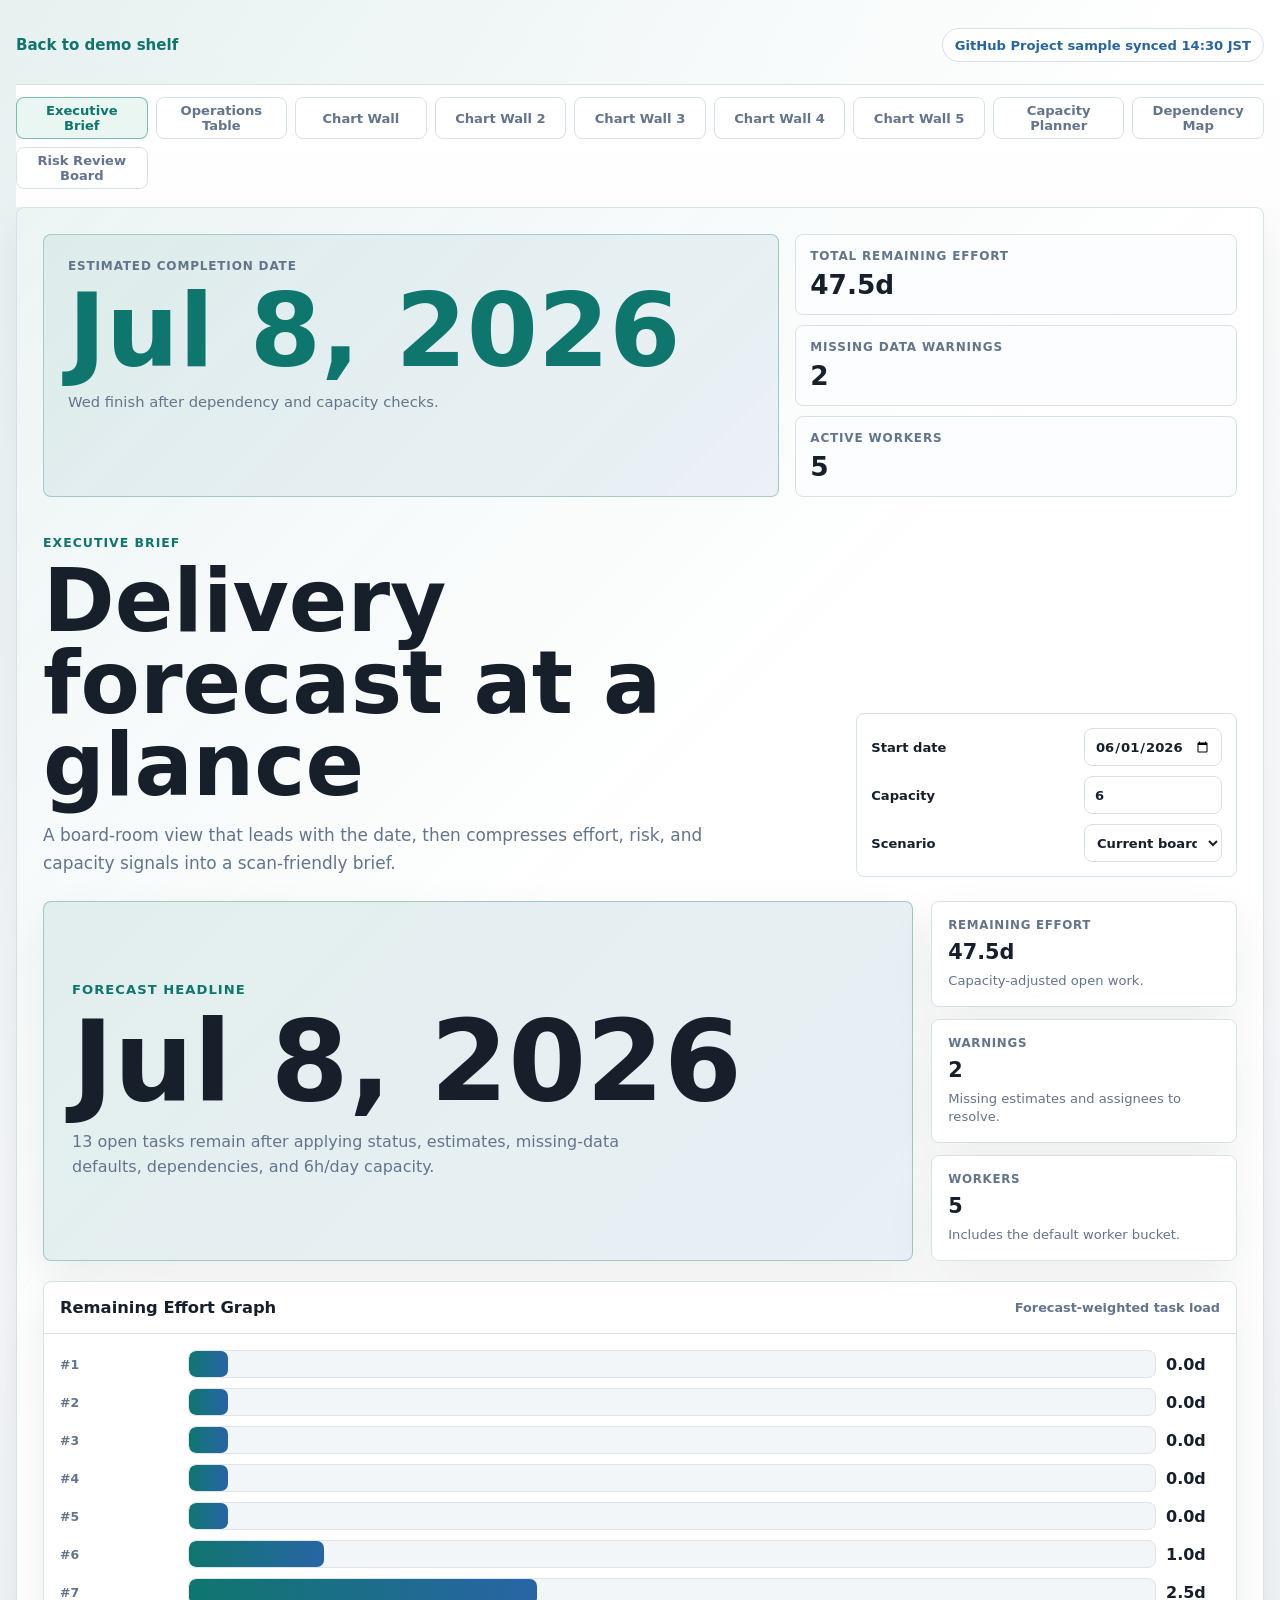
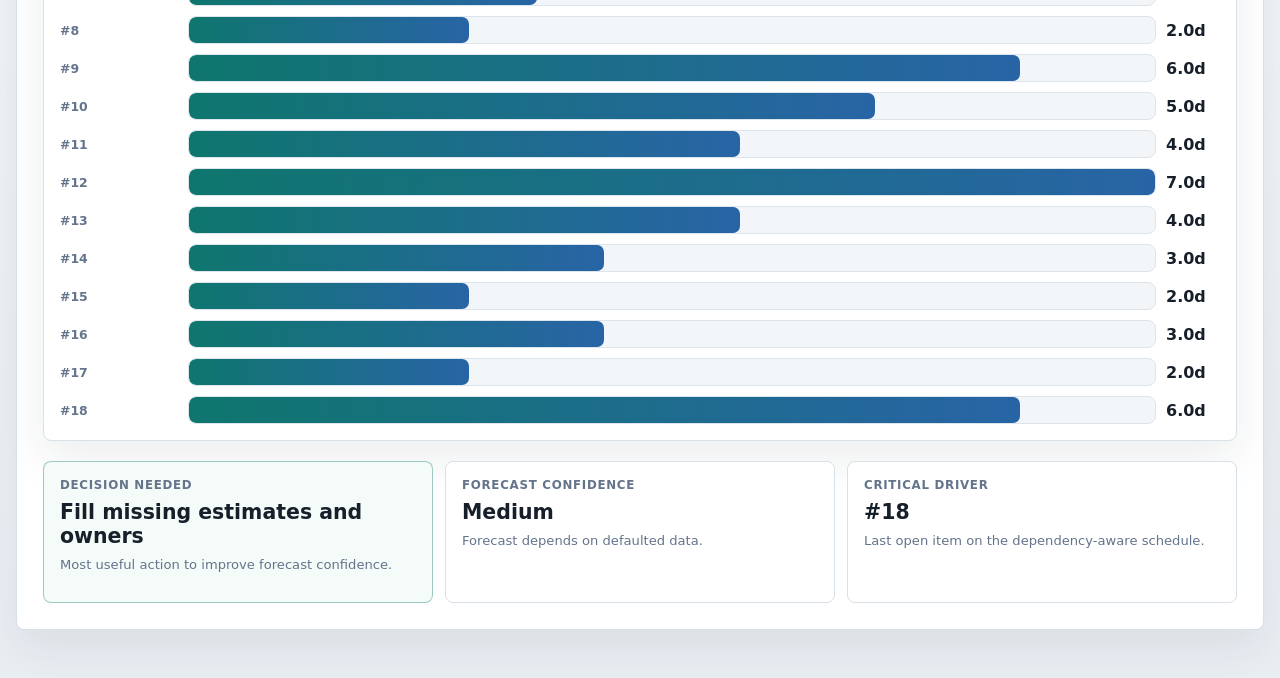
<file: demos/project-dashboard/index.html>
<!doctype html>
<html lang="en">
  <head>
    <meta charset="utf-8">
    <meta name="viewport" content="width=device-width, initial-scale=1">
    <meta name="description" content="Project completion dashboard demo for GitHub Project task data.">
    <title>Project Completion Dashboard Designs</title>
    <link rel="stylesheet" href="/demos/project-dashboard/shared.css?v=20260618m">
  </head>
  <body>
    <main class="app switch-app">
      <header class="topbar">
        <a class="back" href="/">Back to demo shelf</a>
        <span class="sync-chip">GitHub Project sample synced 14:30 JST</span>
      </header>

      <nav class="switch-tabs" aria-label="Dashboard design switcher">
          <button class="switch-tab active" type="button" data-switch="executive" aria-selected="true">Executive Brief</button>
          <button class="switch-tab" type="button" data-switch="operations" aria-selected="false">Operations Table</button>
          <button class="switch-tab" type="button" data-switch="charts" aria-selected="false">Chart Wall</button>
          <button class="switch-tab" type="button" data-switch="charts2" aria-selected="false">Chart Wall 2</button>
          <button class="switch-tab" type="button" data-switch="charts3" aria-selected="false">Chart Wall 3</button>
          <button class="switch-tab" type="button" data-switch="charts4" aria-selected="false">Chart Wall 4</button>
          <button class="switch-tab" type="button" data-switch="charts5" aria-selected="false">Chart Wall 5</button>
          <button class="switch-tab" type="button" data-switch="capacity" aria-selected="false">Capacity Planner</button>
          <button class="switch-tab" type="button" data-switch="dependency" aria-selected="false">Dependency Map</button>
          <button class="switch-tab" type="button" data-switch="risk" aria-selected="false">Risk Review Board</button>
      </nav>

      <section class="design-screen executive-screen active" data-panel="executive" aria-label="Executive Brief design">
            <section class="forecast-lead executive-forecast" aria-label="Forecast summary">
              <div class="forecast-date-card">
                <span>Estimated Completion Date</span>
                <strong data-value="completion">-</strong>
                <small data-value="completion-note">Waiting for project data.</small>
              </div>
              <div class="mini-metrics">
                <div><span>Total Remaining Effort</span><strong data-value="remaining">-</strong></div>
                <div><span>Missing Data Warnings</span><strong data-value="warnings">-</strong></div>
                <div><span>Active Workers</span><strong data-value="workers">-</strong></div>
              </div>
            </section>
        <div class="design-hero executive-hero">
          <div>
            <p class="eyebrow">Executive brief</p>
            <h1>Delivery forecast at a glance</h1>
            <p class="lede">A board-room view that leads with the date, then compresses effort, risk, and capacity signals into a scan-friendly brief.</p>
          </div>
              <form class="switch-controls compact" aria-label="Forecast controls">
                <label>
                  <span>Start date</span>
                  <input class="js-start-date" type="date" value="2026-06-01">
                </label>
                <label>
                  <span>Capacity</span>
                  <input class="js-capacity" type="number" min="1" max="12" step="0.5" value="6">
                </label>
                <label>
                  <span>Scenario</span>
                  <select class="js-scenario">
                  <option value="current">Current board</option>
                  <option value="clean">Fully estimated</option>
                  <option value="blocked">Blocked review</option>
                  </select>
                </label>
              </form>
        </div>
        <section class="brief-grid">
          <div class="brief-hero">
            <span>Forecast headline</span>
            <strong data-value="completion">-</strong>
            <p data-value="brief-summary">Waiting for project data.</p>
          </div>
          <div class="brief-stack">
            <div class="brief-card"><span>Remaining effort</span><strong data-value="remaining">-</strong><small>Capacity-adjusted open work.</small></div>
            <div class="brief-card"><span>Warnings</span><strong data-value="warnings">-</strong><small>Missing estimates and assignees to resolve.</small></div>
            <div class="brief-card"><span>Workers</span><strong data-value="workers">-</strong><small>Includes the default worker bucket.</small></div>
          </div>
        </section>
        <section class="panel chart-panel">
          <div class="panel-header"><h2>Remaining Effort Graph</h2><span>Forecast-weighted task load</span></div>
          <div class="chart-body"><div class="chart-bars" data-bars="effort"></div></div>
        </section>
        <section class="insight-grid">
          <div class="insight-card priority">
            <span>Decision needed</span>
            <strong data-value="next-action">-</strong>
            <small>Most useful action to improve forecast confidence.</small>
          </div>
          <div class="insight-card">
            <span>Forecast confidence</span>
            <strong data-value="confidence">-</strong>
            <small data-value="confidence-note">Waiting for data quality checks.</small>
          </div>
          <div class="insight-card">
            <span>Critical driver</span>
            <strong data-value="critical-task">-</strong>
            <small>Last open item on the dependency-aware schedule.</small>
          </div>
        </section>
      </section>

      <section class="design-screen operations-screen" data-panel="operations" aria-label="Operations Table design">
            <section class="forecast-lead operations-forecast" aria-label="Forecast summary">
              <div class="forecast-date-card">
                <span>Estimated Completion Date</span>
                <strong data-value="completion">-</strong>
                <small data-value="completion-note">Waiting for project data.</small>
              </div>
              <div class="mini-metrics">
                <div><span>Total Remaining Effort</span><strong data-value="remaining">-</strong></div>
                <div><span>Missing Data Warnings</span><strong data-value="warnings">-</strong></div>
                <div><span>Active Workers</span><strong data-value="workers">-</strong></div>
              </div>
            </section>
        <div class="design-hero operations-hero">
          <div>
            <p class="eyebrow">Operations table</p>
            <h1>Task-level forecast controls</h1>
            <p class="lede">A dense operating view for reviewing every task, default, dependency, and scheduled finish date.</p>
          </div>
              <form class="switch-controls compact" aria-label="Forecast controls">
                <label>
                  <span>Start date</span>
                  <input class="js-start-date" type="date" value="2026-06-01">
                </label>
                <label>
                  <span>Capacity</span>
                  <input class="js-capacity" type="number" min="1" max="12" step="0.5" value="6">
                </label>
                <label>
                  <span>Scenario</span>
                  <select class="js-scenario">
                  <option value="current">Current board</option>
                  <option value="clean">Fully estimated</option>
                  <option value="blocked">Blocked review</option>
                  </select>
                </label>
              </form>
        </div>
        <section class="workspace">
          <div class="panel">
            <div class="panel-header"><h2>GitHub Project Tasks</h2><span data-value="task-count">0 tasks</span></div>
            <div class="table-wrap">
              <table>
                <thead><tr><th>Task</th><th>Status</th><th>Estimate</th><th>Assignee</th><th>Dependency</th><th>Remaining</th><th>Scheduled</th></tr></thead>
                <tbody data-table="tasks"></tbody>
              </table>
            </div>
          </div>
          <div class="side-stack">
            <div class="panel"><div class="panel-header"><h2>Assumptions Used</h2><span>Rules applied</span></div><ul class="list" data-list="assumptions"></ul></div>
            <div class="panel"><div class="panel-header"><h2>Missing Data Warnings</h2><span data-value="warning-label">0 warnings</span></div><ul class="list warnings" data-list="warnings"></ul></div>
            <div class="panel"><div class="panel-header"><div class="panel-title"><h2>Capacity Timeline</h2><button class="info-button" type="button" aria-label="Capacity Timeline shows each open task after dependency, worker availability, workday, and capacity rules are applied.">i</button></div><span>Dependency-aware order</span></div><div class="timeline" data-timeline="default"></div></div>
            <div class="panel"><div class="panel-header"><h2>Operational Focus</h2><span>Next cleanup</span></div><div class="signal-list" data-list="operations-focus"></div></div>
          </div>
        </section>
      </section>

      <section class="design-screen chart-screen" data-panel="charts" aria-label="Chart Wall design">
            <section class="forecast-lead chart-forecast" aria-label="Forecast summary">
              <div class="forecast-date-card">
                <span>Estimated Completion Date</span>
                <strong data-value="completion">-</strong>
                <small data-value="completion-note">Waiting for project data.</small>
              </div>
            </section>
        <section class="panel chart-panel wide-panel"><div class="panel-header"><h2>Burndown by date</h2><span>Forecast trend</span></div><div class="chart-body"><div class="trend-chart burndown-chart" data-chart="trend"></div></div></section>
        <section class="chart-grid feature-charts">
          <div class="panel chart-panel"><div class="panel-header"><h2>Current Status Days</h2><span>Task duration by status today</span></div><div class="chart-body"><div class="donut-wrap"><div class="donut" data-donut="status"><div class="donut-core" aria-hidden="true"></div></div><ul class="legend" data-list="status-legend"></ul></div></div></div>
          <div class="panel chart-panel"><div class="panel-header"><h2>Top 5 Worker Loads</h2><span>Daily workload</span></div><div class="chart-body"><div class="chart-bars worker-load-daily" data-bars="workers" data-unit="daily"></div></div></div>
        </section>
        <section class="panel assumptions-section" aria-label="Assumptions">
          <div class="panel-header"><h2>Assumptions</h2><span>Forecast inputs</span></div>
          <form class="switch-controls compact assumptions-controls" aria-label="Forecast assumptions">
            <label>
              <span>Start date</span>
              <input class="js-start-date" type="date" value="2026-06-01">
            </label>
            <label>
              <span>Capacity (days per week)</span>
              <input class="js-capacity" type="number" min="1" max="12" step="0.5" value="6">
            </label>
            <label>
              <span>Workers count</span>
              <input class="js-human-count" type="number" min="1" max="20" step="1" value="5">
            </label>
          </form>
        </section>
      </section>

      <section class="design-screen chart-screen chart-screen-v2" data-panel="charts2" aria-label="Chart Wall 2 design">
            <section class="forecast-lead chart-forecast" aria-label="Forecast summary">
              <div class="forecast-date-card">
                <span>Estimated Completion Date</span>
                <strong data-value="completion">-</strong>
                <small data-value="completion-note">Waiting for project data.</small>
              </div>
            </section>
        <section class="panel chart-panel wide-panel"><div class="panel-header"><h2>Burndown by date</h2><span>Forecast trend</span></div><div class="chart-body"><div class="trend-chart line-burndown-chart" data-chart="trend-line"></div></div></section>
        <section class="chart-grid feature-charts">
          <div class="panel chart-panel"><div class="panel-header"><h2>Current Status Days</h2><span>Task duration by status today</span></div><div class="chart-body"><div class="donut-wrap"><div class="donut" data-donut="status"><div class="donut-core" aria-hidden="true"></div></div><ul class="legend" data-list="status-legend"></ul></div></div></div>
          <div class="panel chart-panel"><div class="panel-header"><h2>Top 5 Worker Loads</h2><span>Daily workload</span></div><div class="chart-body"><div class="chart-bars worker-load-daily" data-bars="workers" data-unit="daily"></div></div></div>
        </section>
        <section class="panel assumptions-section" aria-label="Assumptions">
          <div class="panel-header"><h2>Assumptions</h2><span>Forecast inputs</span></div>
          <form class="switch-controls compact assumptions-controls" aria-label="Forecast assumptions">
            <label>
              <span>Start date</span>
              <input class="js-start-date" type="date" value="2026-06-01">
            </label>
            <label>
              <span>Capacity (days per week)</span>
              <input class="js-capacity" type="number" min="1" max="12" step="0.5" value="6">
            </label>
            <label>
              <span>Workers count</span>
              <input class="js-human-count" type="number" min="1" max="20" step="1" value="5">
            </label>
          </form>
        </section>
      </section>

      <section class="design-screen chart-screen chart-screen-v3" data-panel="charts3" aria-label="Chart Wall 3 design">
            <section class="forecast-lead chart-forecast" aria-label="Forecast summary">
              <div class="forecast-date-card">
                <span>Estimated Completion Date</span>
                <strong data-value="completion">-</strong>
                <small data-value="completion-note">Waiting for project data.</small>
              </div>
            </section>
        <section class="panel chart-panel wide-panel spotlight-panel"><div class="panel-header"><h2>Burndown by date</h2><span>Filled forecast ribbon</span></div><div class="chart-body"><div class="trend-chart line-burndown-chart filled-line-chart" data-chart="trend-line" data-style="ribbon"></div></div></section>
        <section class="chart-grid feature-charts">
          <div class="panel chart-panel"><div class="panel-header"><h2>Current Status Days</h2><span>Task duration by status today</span></div><div class="chart-body"><div class="donut-wrap"><div class="donut" data-donut="status"><div class="donut-core" aria-hidden="true"></div></div><ul class="legend" data-list="status-legend"></ul></div></div></div>
          <div class="panel chart-panel"><div class="panel-header"><h2>Top 5 Worker Loads</h2><span>Daily workload</span></div><div class="chart-body"><div class="chart-bars worker-load-daily" data-bars="workers" data-unit="daily"></div></div></div>
        </section>
        <section class="panel assumptions-section" aria-label="Assumptions">
          <div class="panel-header"><h2>Assumptions</h2><span>Forecast inputs</span></div>
          <form class="switch-controls compact assumptions-controls" aria-label="Forecast assumptions">
            <label>
              <span>Start date</span>
              <input class="js-start-date" type="date" value="2026-06-01">
            </label>
            <label>
              <span>Capacity (days per week)</span>
              <input class="js-capacity" type="number" min="1" max="12" step="0.5" value="6">
            </label>
            <label>
              <span>Workers count</span>
              <input class="js-human-count" type="number" min="1" max="20" step="1" value="5">
            </label>
          </form>
        </section>
      </section>

      <section class="design-screen chart-screen chart-screen-v4" data-panel="charts4" aria-label="Chart Wall 4 design">
            <section class="forecast-lead chart-forecast" aria-label="Forecast summary">
              <div class="forecast-date-card">
                <span>Estimated Completion Date</span>
                <strong data-value="completion">-</strong>
                <small data-value="completion-note">Waiting for project data.</small>
              </div>
            </section>
        <section class="panel chart-panel wide-panel spotlight-panel"><div class="panel-header"><h2>Burndown by date</h2><span>Contrast forecast area</span></div><div class="chart-body"><div class="trend-chart line-burndown-chart filled-line-chart" data-chart="trend-line" data-style="contrast"></div></div></section>
        <section class="chart-grid feature-charts">
          <div class="panel chart-panel"><div class="panel-header"><h2>Current Status Days</h2><span>Task duration by status today</span></div><div class="chart-body"><div class="donut-wrap"><div class="donut" data-donut="status"><div class="donut-core" aria-hidden="true"></div></div><ul class="legend" data-list="status-legend"></ul></div></div></div>
          <div class="panel chart-panel"><div class="panel-header"><h2>Top 5 Worker Loads</h2><span>Daily workload</span></div><div class="chart-body"><div class="chart-bars worker-load-daily" data-bars="workers" data-unit="daily"></div></div></div>
        </section>
        <section class="panel assumptions-section" aria-label="Assumptions">
          <div class="panel-header"><h2>Assumptions</h2><span>Forecast inputs</span></div>
          <form class="switch-controls compact assumptions-controls" aria-label="Forecast assumptions">
            <label>
              <span>Start date</span>
              <input class="js-start-date" type="date" value="2026-06-01">
            </label>
            <label>
              <span>Capacity (days per week)</span>
              <input class="js-capacity" type="number" min="1" max="12" step="0.5" value="6">
            </label>
            <label>
              <span>Workers count</span>
              <input class="js-human-count" type="number" min="1" max="20" step="1" value="5">
            </label>
          </form>
        </section>
      </section>

      <section class="design-screen chart-screen chart-screen-v5" data-panel="charts5" aria-label="Chart Wall 5 design">
            <section class="forecast-lead chart-forecast" aria-label="Forecast summary">
              <div class="forecast-date-card">
                <span>Estimated Completion Date</span>
                <strong data-value="completion">-</strong>
                <small data-value="completion-note">Waiting for project data.</small>
              </div>
            </section>
        <section class="panel chart-panel wide-panel spotlight-panel"><div class="panel-header"><h2>Burndown by date</h2><span>Progress basin</span></div><div class="chart-body"><div class="trend-chart line-burndown-chart filled-line-chart" data-chart="trend-line" data-style="basin"></div></div></section>
        <section class="chart-grid feature-charts">
          <div class="panel chart-panel"><div class="panel-header"><h2>Current Status Days</h2><span>Task duration by status today</span></div><div class="chart-body"><div class="donut-wrap"><div class="donut" data-donut="status"><div class="donut-core" aria-hidden="true"></div></div><ul class="legend" data-list="status-legend"></ul></div></div></div>
          <div class="panel chart-panel"><div class="panel-header"><h2>Top 5 Worker Loads</h2><span>Daily workload</span></div><div class="chart-body"><div class="chart-bars worker-load-daily" data-bars="workers" data-unit="daily"></div></div></div>
        </section>
        <section class="panel assumptions-section" aria-label="Assumptions">
          <div class="panel-header"><h2>Assumptions</h2><span>Forecast inputs</span></div>
          <form class="switch-controls compact assumptions-controls" aria-label="Forecast assumptions">
            <label>
              <span>Start date</span>
              <input class="js-start-date" type="date" value="2026-06-01">
            </label>
            <label>
              <span>Capacity (days per week)</span>
              <input class="js-capacity" type="number" min="1" max="12" step="0.5" value="6">
            </label>
            <label>
              <span>Workers count</span>
              <input class="js-human-count" type="number" min="1" max="20" step="1" value="5">
            </label>
          </form>
        </section>
      </section>

      <section class="design-screen capacity-screen" data-panel="capacity" aria-label="Capacity Planner design">
            <section class="forecast-lead capacity-forecast" aria-label="Forecast summary">
              <div class="forecast-date-card">
                <span>Estimated Completion Date</span>
                <strong data-value="completion">-</strong>
                <small data-value="completion-note">Waiting for project data.</small>
              </div>
              <div class="mini-metrics">
                <div><span>Total Remaining Effort</span><strong data-value="remaining">-</strong></div>
                <div><span>Missing Data Warnings</span><strong data-value="warnings">-</strong></div>
                <div><span>Active Workers</span><strong data-value="workers">-</strong></div>
              </div>
            </section>
        <div class="design-hero capacity-hero">
          <div>
            <p class="eyebrow">Capacity planner</p>
            <h1>Workday and worker load plan</h1>
            <p class="lede">A planning surface focused on when work fits, which bucket carries it, and how capacity changes the forecast.</p>
          </div>
              <form class="switch-controls compact" aria-label="Forecast controls">
                <label>
                  <span>Start date</span>
                  <input class="js-start-date" type="date" value="2026-06-01">
                </label>
                <label>
                  <span>Capacity</span>
                  <input class="js-capacity" type="number" min="1" max="12" step="0.5" value="6">
                </label>
                <label>
                  <span>Scenario</span>
                  <select class="js-scenario">
                  <option value="current">Current board</option>
                  <option value="clean">Fully estimated</option>
                  <option value="blocked">Blocked review</option>
                  </select>
                </label>
              </form>
        </div>
        <section class="chart-grid">
          <div class="panel chart-panel"><div class="panel-header"><div class="panel-title"><h2>Capacity Timeline</h2><button class="info-button" type="button" aria-label="Capacity Timeline converts estimates into workdays, skips weekends, waits for predecessors, and queues work by assignee.">i</button></div><span>Workday schedule</span></div><div class="timeline" data-timeline="default"></div></div>
          <div class="panel chart-panel"><div class="panel-header"><h2>Worker Load Graph</h2><span>Remaining days</span></div><div class="chart-body"><div class="chart-bars" data-bars="workers"></div></div></div>
          <div class="panel chart-panel wide-panel"><div class="panel-header"><h2>Capacity Buckets</h2><span>Scheduled workdays</span></div><div class="chart-body"><div class="capacity-days" data-grid="capacity-days"></div></div></div>
        </section>
      </section>

      <section class="design-screen dependency-screen" data-panel="dependency" aria-label="Dependency Map design">
            <section class="forecast-lead dependency-forecast" aria-label="Forecast summary">
              <div class="forecast-date-card">
                <span>Estimated Completion Date</span>
                <strong data-value="completion">-</strong>
                <small data-value="completion-note">Waiting for project data.</small>
              </div>
              <div class="mini-metrics">
                <div><span>Total Remaining Effort</span><strong data-value="remaining">-</strong></div>
                <div><span>Missing Data Warnings</span><strong data-value="warnings">-</strong></div>
                <div><span>Active Workers</span><strong data-value="workers">-</strong></div>
              </div>
            </section>
        <div class="design-hero dependency-hero">
          <div>
            <p class="eyebrow">Dependency map</p>
            <h1>Predecessors drive the finish date</h1>
            <p class="lede">A path-oriented view that makes dependency order and critical finish signals explicit.</p>
          </div>
              <form class="switch-controls compact" aria-label="Forecast controls">
                <label>
                  <span>Start date</span>
                  <input class="js-start-date" type="date" value="2026-06-01">
                </label>
                <label>
                  <span>Capacity</span>
                  <input class="js-capacity" type="number" min="1" max="12" step="0.5" value="6">
                </label>
                <label>
                  <span>Scenario</span>
                  <select class="js-scenario">
                  <option value="current">Current board</option>
                  <option value="clean">Fully estimated</option>
                  <option value="blocked">Blocked review</option>
                  </select>
                </label>
              </form>
        </div>
        <section class="chart-grid">
          <div class="panel chart-panel"><div class="panel-header"><h2>Dependency Path</h2><span>Successors wait for predecessors</span></div><div class="chart-body"><div class="dependency-flow" data-flow="dependency"></div></div></div>
          <div class="panel chart-panel"><div class="panel-header"><h2>Forecast Signals</h2><span>Review checklist</span></div><div class="chart-body"><div class="signal-list" data-list="signals"></div></div></div>
          <div class="panel chart-panel wide-panel"><div class="panel-header"><h2>Critical Chain</h2><span>Start-to-finish logic</span></div><div class="chart-body"><div class="chain-map" data-flow="chain"></div></div></div>
        </section>
      </section>

      <section class="design-screen risk-screen" data-panel="risk" aria-label="Risk Review Board design">
            <section class="forecast-lead risk-forecast" aria-label="Forecast summary">
              <div class="forecast-date-card">
                <span>Estimated Completion Date</span>
                <strong data-value="completion">-</strong>
                <small data-value="completion-note">Waiting for project data.</small>
              </div>
              <div class="mini-metrics">
                <div><span>Total Remaining Effort</span><strong data-value="remaining">-</strong></div>
                <div><span>Missing Data Warnings</span><strong data-value="warnings">-</strong></div>
                <div><span>Active Workers</span><strong data-value="workers">-</strong></div>
              </div>
            </section>
        <div class="design-hero risk-hero">
          <div>
            <p class="eyebrow">Risk review board</p>
            <h1>Confidence, warnings, and cleanup</h1>
            <p class="lede">A review surface for identifying missing data, ownership gaps, dependency pressure, and forecast confidence.</p>
          </div>
              <form class="switch-controls compact" aria-label="Forecast controls">
                <label>
                  <span>Start date</span>
                  <input class="js-start-date" type="date" value="2026-06-01">
                </label>
                <label>
                  <span>Capacity</span>
                  <input class="js-capacity" type="number" min="1" max="12" step="0.5" value="6">
                </label>
                <label>
                  <span>Scenario</span>
                  <select class="js-scenario">
                  <option value="current">Current board</option>
                  <option value="clean">Fully estimated</option>
                  <option value="blocked">Blocked review</option>
                  </select>
                </label>
              </form>
        </div>
        <section class="risk-grid" data-grid="risk"></section>
        <section class="panel chart-panel"><div class="panel-header"><h2>Worker Load Graph</h2><span>Remaining days by capacity bucket</span></div><div class="chart-body"><div class="chart-bars" data-bars="workers"></div></div></section>
        <section class="review-grid" data-grid="review"></section>
        <section class="panel"><div class="panel-header"><h2>Mitigation Actions</h2><span>Ordered by leverage</span></div><div class="action-list" data-list="actions"></div></section>
      </section>
    </main>
    <script src="/demos/project-dashboard/switcher.js?v=20260618q"></script>
  </body>
</html>
</file>
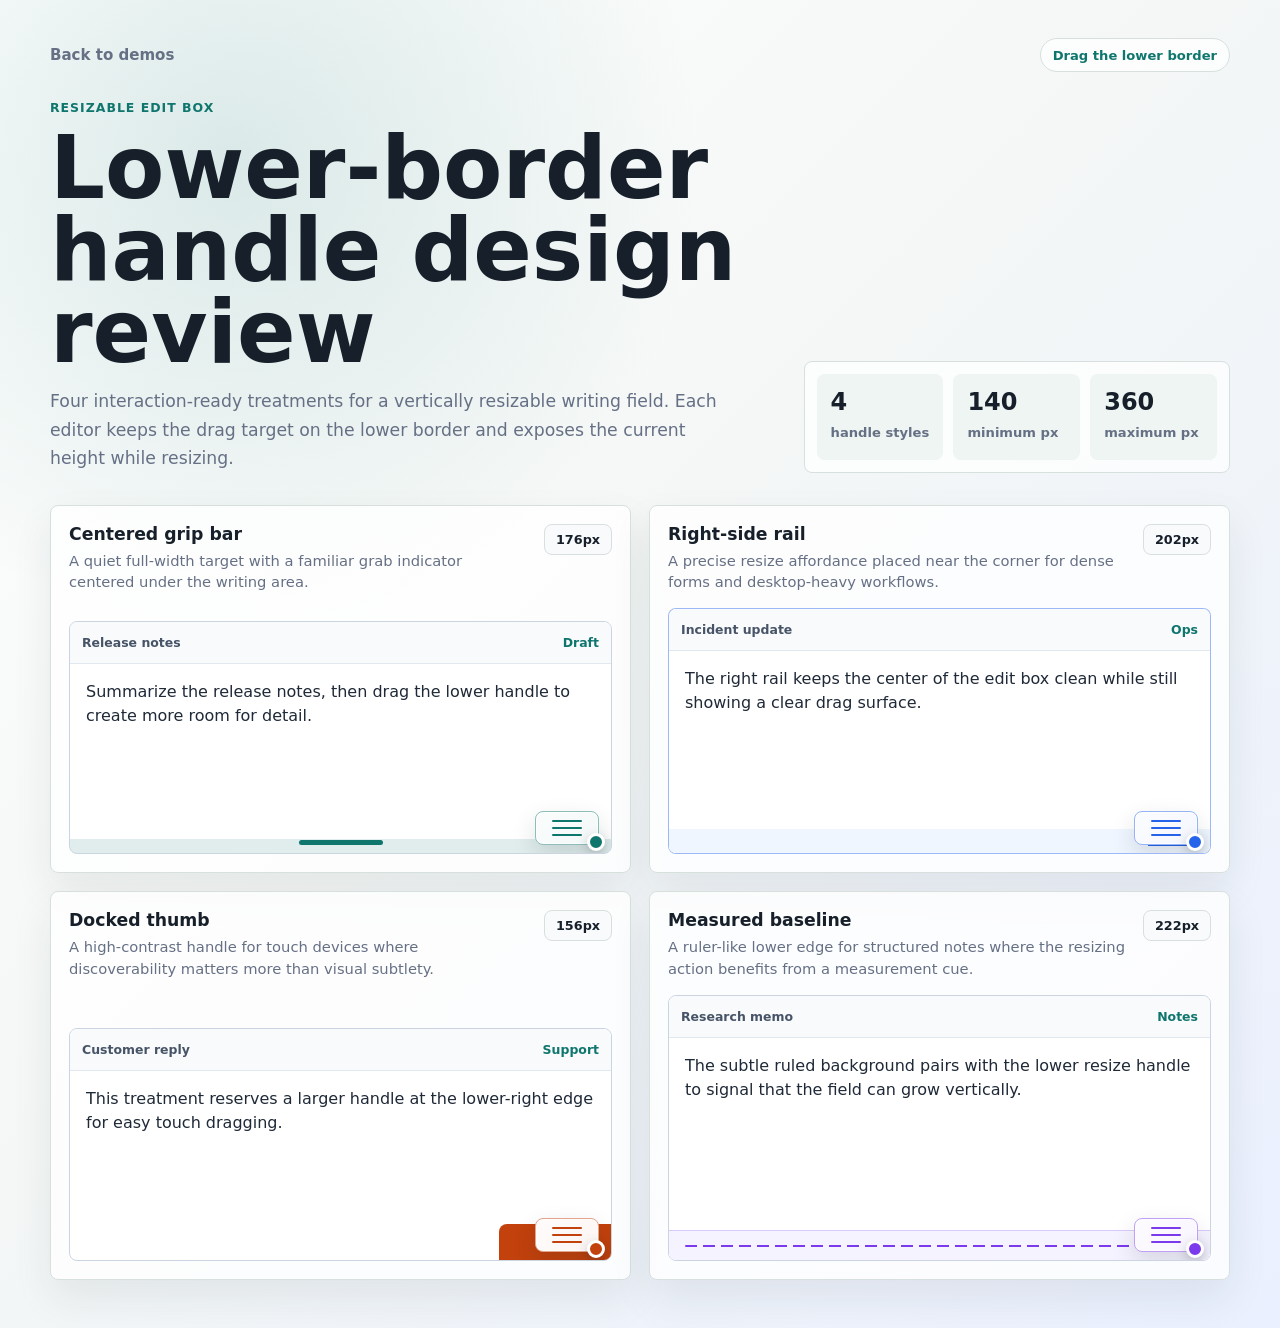
<file: demos/resizable-edit-box/index.html>
<!doctype html>
<html lang="en">
  <head>
    <meta charset="utf-8">
    <meta name="viewport" content="width=device-width, initial-scale=1">
    <meta name="description" content="Design review demo for vertically resizable edit box handles.">
    <title>Resizable Edit Box Handles</title>
    <style>
      :root {
        color-scheme: light;
        --bg: #f4f7f6;
        --ink: #17202a;
        --muted: #667085;
        --line: #d8e0de;
        --paper: #ffffff;
        --soft: #eef5f2;
        --accent: #0f766e;
        --accent-2: #2563eb;
        --accent-3: #c2410c;
        --accent-4: #7c3aed;
        font-family:
          Inter, ui-sans-serif, system-ui, -apple-system, BlinkMacSystemFont, "Segoe UI",
          sans-serif;
      }

      * {
        box-sizing: border-box;
      }

      body {
        min-height: 100vh;
        margin: 0;
        background:
          radial-gradient(circle at 18% 12%, rgba(15, 118, 110, 0.14), transparent 30%),
          linear-gradient(135deg, #ffffff 0%, var(--bg) 46%, #eaf0ff 100%);
        color: var(--ink);
      }

      button,
      textarea {
        font: inherit;
      }

      .shell {
        width: min(1180px, calc(100% - 32px));
        margin: 0 auto;
        padding: 38px 0 48px;
      }

      .topbar {
        display: flex;
        align-items: center;
        justify-content: space-between;
        gap: 18px;
        margin-bottom: 28px;
      }

      .back {
        color: var(--muted);
        font-size: 0.94rem;
        font-weight: 750;
        text-decoration: none;
      }

      .status-chip {
        display: inline-flex;
        align-items: center;
        min-height: 34px;
        padding: 0 12px;
        border: 1px solid var(--line);
        border-radius: 999px;
        background: rgba(255, 255, 255, 0.72);
        color: var(--accent);
        font-size: 0.82rem;
        font-weight: 800;
      }

      .hero {
        display: grid;
        grid-template-columns: minmax(0, 0.88fr) minmax(340px, 0.52fr);
        gap: 32px;
        align-items: end;
        margin-bottom: 32px;
      }

      .eyebrow {
        margin: 0 0 12px;
        color: var(--accent);
        font-size: 0.78rem;
        font-weight: 850;
        letter-spacing: 0.08em;
        text-transform: uppercase;
      }

      h1,
      h2,
      p {
        margin-top: 0;
      }

      h1 {
        max-width: 780px;
        margin-bottom: 14px;
        font-size: clamp(2.55rem, 7vw, 5.4rem);
        line-height: 0.95;
        letter-spacing: 0;
      }

      .intro {
        max-width: 690px;
        margin-bottom: 0;
        color: var(--muted);
        font-size: 1.08rem;
        line-height: 1.65;
      }

      .summary {
        display: grid;
        grid-template-columns: repeat(3, minmax(0, 1fr));
        gap: 10px;
        padding: 12px;
        border: 1px solid var(--line);
        border-radius: 8px;
        background: rgba(255, 255, 255, 0.76);
      }

      .summary div {
        min-height: 86px;
        padding: 14px;
        border-radius: 8px;
        background: var(--soft);
      }

      .summary strong {
        display: block;
        margin-bottom: 6px;
        font-size: 1.5rem;
      }

      .summary span {
        color: var(--muted);
        font-size: 0.82rem;
        font-weight: 750;
      }

      .design-grid {
        display: grid;
        grid-template-columns: repeat(2, minmax(0, 1fr));
        gap: 18px;
      }

      .design {
        display: grid;
        gap: 16px;
        min-width: 0;
        padding: 18px;
        border: 1px solid var(--line);
        border-radius: 8px;
        background: rgba(255, 255, 255, 0.82);
        box-shadow: 0 18px 42px rgba(23, 32, 42, 0.08);
      }

      .design-header {
        display: flex;
        align-items: start;
        justify-content: space-between;
        gap: 14px;
      }

      .design h2 {
        margin-bottom: 6px;
        font-size: 1.08rem;
      }

      .design p {
        margin-bottom: 0;
        color: var(--muted);
        font-size: 0.92rem;
        line-height: 1.45;
      }

      .height-readout {
        flex: 0 0 auto;
        min-width: 68px;
        padding: 7px 9px;
        border: 1px solid var(--line);
        border-radius: 8px;
        background: #f8fafc;
        color: var(--ink);
        font-size: 0.8rem;
        font-weight: 850;
        text-align: center;
      }

      .editor-shell {
        position: relative;
        overflow: hidden;
        border: 1px solid #cbd5e1;
        border-radius: 8px;
        background: var(--paper);
      }

      .editor-shell:focus-within {
        border-color: var(--accent-2);
        box-shadow: 0 0 0 4px rgba(37, 99, 235, 0.13);
      }

      .editor-toolbar {
        display: flex;
        align-items: center;
        justify-content: space-between;
        gap: 12px;
        min-height: 42px;
        padding: 0 12px;
        border-bottom: 1px solid #e2e8f0;
        background: #f8fafc;
        color: #475467;
        font-size: 0.78rem;
        font-weight: 800;
      }

      .editor-toolbar span:last-child {
        color: var(--accent);
      }

      textarea {
        display: block;
        width: 100%;
        min-height: var(--box-height);
        height: var(--box-height);
        padding: 16px 16px 26px;
        resize: none;
        border: 0;
        outline: 0;
        color: #1f2937;
        background: #ffffff;
        line-height: 1.5;
      }

      .resize-handle {
        position: absolute;
        right: 0;
        bottom: 0;
        left: 0;
        min-height: 24px;
        border: 0;
        padding: 0;
        cursor: ns-resize;
        touch-action: none;
        z-index: 2;
      }

      .resize-handle:focus-visible {
        outline: 3px solid rgba(37, 99, 235, 0.38);
        outline-offset: -3px;
      }

      .resize-handle::before,
      .resize-handle::after {
        position: absolute;
        content: "";
      }

      .handle-block {
        position: absolute;
        right: 12px;
        bottom: 8px;
        z-index: 4;
        display: grid;
        place-items: center;
        width: 64px;
        height: 34px;
        border: 1px solid color-mix(in srgb, var(--handle-color, var(--accent)) 48%, white);
        border-radius: 8px;
        background:
          linear-gradient(135deg, rgba(255, 255, 255, 0.86), rgba(255, 255, 255, 0.58)),
          color-mix(in srgb, var(--handle-color, var(--accent)) 12%, white);
        box-shadow:
          0 10px 24px rgba(23, 32, 42, 0.14),
          inset 0 0 0 1px rgba(255, 255, 255, 0.72);
        pointer-events: none;
      }

      .block-grip,
      .block-grip::before,
      .block-grip::after {
        display: block;
        width: 30px;
        height: 2px;
        border-radius: 999px;
        background: var(--handle-color, var(--accent));
      }

      .block-grip {
        position: relative;
      }

      .block-grip::before,
      .block-grip::after {
        position: absolute;
        left: 0;
        content: "";
      }

      .block-grip::before {
        top: -7px;
      }

      .block-grip::after {
        top: 7px;
      }

      .connector-dot {
        position: absolute;
        right: -7px;
        bottom: -7px;
        appearance: none;
        width: 18px;
        height: 18px;
        border: 3px solid #ffffff;
        padding: 0;
        border-radius: 999px;
        background: var(--handle-color, var(--accent));
        box-shadow: 0 4px 12px rgba(23, 32, 42, 0.25);
        cursor: crosshair;
        pointer-events: auto;
        touch-action: none;
      }

      .connector-dot:focus-visible {
        outline: 3px solid rgba(37, 99, 235, 0.42);
        outline-offset: 2px;
      }

      .link-line {
        position: absolute;
        z-index: 3;
        width: 0;
        height: 3px;
        border-radius: 999px;
        background: linear-gradient(90deg, var(--handle-color, var(--accent)), transparent);
        box-shadow: 0 0 0 1px rgba(255, 255, 255, 0.72);
        opacity: 0;
        pointer-events: none;
        transform-origin: 0 50%;
      }

      .link-line::after {
        position: absolute;
        right: -5px;
        top: 50%;
        width: 10px;
        height: 10px;
        border-radius: 999px;
        background: var(--handle-color, var(--accent));
        content: "";
        transform: translateY(-50%);
      }

      .linking .link-line,
      .link-complete .link-line {
        opacity: 1;
      }

      .link-complete .link-line {
        opacity: 0.64;
      }

      .bar {
        --handle-color: var(--accent);
      }

      .bar .resize-handle {
        background: linear-gradient(180deg, transparent 0 42%, rgba(15, 118, 110, 0.13) 42% 100%);
      }

      .bar .handle-block,
      .bar .connector-dot,
      .bar .link-line {
        --handle-color: var(--accent);
      }

      .bar .resize-handle::before {
        left: 50%;
        bottom: 8px;
        width: 84px;
        height: 5px;
        border-radius: 999px;
        background: var(--accent);
        transform: translateX(-50%);
      }

      .rail .editor-shell {
        border-color: rgba(37, 99, 235, 0.45);
      }

      .rail {
        --handle-color: var(--accent-2);
      }

      .rail .resize-handle {
        background: #eff6ff;
      }

      .rail .handle-block,
      .rail .connector-dot,
      .rail .link-line {
        --handle-color: var(--accent-2);
      }

      .rail .resize-handle::before {
        right: 16px;
        bottom: 7px;
        width: 46px;
        height: 8px;
        border-top: 2px solid var(--accent-2);
        border-bottom: 2px solid var(--accent-2);
      }

      .rail .resize-handle::after {
        right: 16px;
        bottom: 15px;
        width: 46px;
        height: 2px;
        background: var(--accent-2);
      }

      .thumb {
        --handle-color: var(--accent-3);
      }

      .thumb .resize-handle {
        left: auto;
        width: 112px;
        min-height: 36px;
        border-radius: 8px 0 0 0;
        background: var(--accent-3);
        color: #ffffff;
      }

      .thumb .handle-block,
      .thumb .connector-dot,
      .thumb .link-line {
        --handle-color: var(--accent-3);
      }

      .thumb .resize-handle::before {
        right: 18px;
        bottom: 11px;
        width: 48px;
        height: 12px;
        border-top: 2px solid #ffffff;
        border-bottom: 2px solid #ffffff;
      }

      .metric .editor-shell {
        background: repeating-linear-gradient(
          0deg,
          #ffffff 0,
          #ffffff 31px,
          rgba(124, 58, 237, 0.12) 32px
        );
      }

      .metric {
        --handle-color: var(--accent-4);
      }

      .metric .resize-handle {
        min-height: 30px;
        border-top: 1px solid rgba(124, 58, 237, 0.22);
        background: rgba(245, 243, 255, 0.94);
      }

      .metric .handle-block,
      .metric .connector-dot,
      .metric .link-line {
        --handle-color: var(--accent-4);
      }

      .metric .resize-handle::before {
        left: 16px;
        right: 16px;
        bottom: 13px;
        height: 2px;
        border-radius: 999px;
        background: repeating-linear-gradient(
          90deg,
          var(--accent-4) 0 12px,
          transparent 12px 18px
        );
      }

      .dragging .editor-shell {
        border-color: var(--accent);
        box-shadow: 0 0 0 4px rgba(15, 118, 110, 0.14);
      }

      .linking .editor-shell {
        border-color: var(--handle-color, var(--accent-2));
        box-shadow: 0 0 0 4px color-mix(in srgb, var(--handle-color, var(--accent-2)) 18%, transparent);
      }

      .link-complete .editor-shell {
        border-color: color-mix(in srgb, var(--handle-color, var(--accent-2)) 62%, #cbd5e1);
      }

      @media (max-width: 880px) {
        .hero,
        .design-grid {
          grid-template-columns: 1fr;
        }

        .summary {
          max-width: 520px;
        }
      }

      @media (max-width: 560px) {
        .shell {
          width: min(100% - 24px, 1180px);
          padding-top: 24px;
        }

        .topbar,
        .design-header {
          align-items: stretch;
          flex-direction: column;
        }

        .summary {
          grid-template-columns: 1fr;
        }

        .height-readout {
          width: fit-content;
        }
      }
    </style>
  </head>
  <body>
    <main class="shell">
      <nav class="topbar" aria-label="Demo navigation">
        <a class="back" href="/">Back to demos</a>
        <span class="status-chip">Drag the lower border</span>
      </nav>

      <section class="hero" aria-labelledby="page-title">
        <div>
          <p class="eyebrow">Resizable edit box</p>
          <h1 id="page-title">Lower-border handle design review</h1>
          <p class="intro">
            Four interaction-ready treatments for a vertically resizable writing field. Each editor keeps the drag target on the lower border and exposes the current height while resizing.
          </p>
        </div>
        <div class="summary" aria-label="Demo summary">
          <div>
            <strong>4</strong>
            <span>handle styles</span>
          </div>
          <div>
            <strong>140</strong>
            <span>minimum px</span>
          </div>
          <div>
            <strong>360</strong>
            <span>maximum px</span>
          </div>
        </div>
      </section>

      <section class="design-grid" aria-label="Resizable editor handle concepts">
        <article class="design bar" style="--box-height: 176px" data-resizable>
          <div class="design-header">
            <div>
              <h2>Centered grip bar</h2>
              <p>A quiet full-width target with a familiar grab indicator centered under the writing area.</p>
            </div>
            <span class="height-readout" data-height>176px</span>
          </div>
          <div class="editor-shell">
            <div class="editor-toolbar"><span>Release notes</span><span>Draft</span></div>
            <textarea aria-label="Centered grip bar editor">Summarize the release notes, then drag the lower handle to create more room for detail.</textarea>
            <button class="resize-handle" type="button" aria-label="Resize centered grip bar editor"></button>
            <div class="handle-block">
              <span class="block-grip" aria-hidden="true"></span>
              <button class="connector-dot" type="button" aria-label="Drag link line from centered grip bar editor"></button>
            </div>
            <div class="link-line" aria-hidden="true"></div>
          </div>
        </article>

        <article class="design rail" style="--box-height: 202px" data-resizable>
          <div class="design-header">
            <div>
              <h2>Right-side rail</h2>
              <p>A precise resize affordance placed near the corner for dense forms and desktop-heavy workflows.</p>
            </div>
            <span class="height-readout" data-height>202px</span>
          </div>
          <div class="editor-shell">
            <div class="editor-toolbar"><span>Incident update</span><span>Ops</span></div>
            <textarea aria-label="Right-side rail editor">The right rail keeps the center of the edit box clean while still showing a clear drag surface.</textarea>
            <button class="resize-handle" type="button" aria-label="Resize right-side rail editor"></button>
            <div class="handle-block">
              <span class="block-grip" aria-hidden="true"></span>
              <button class="connector-dot" type="button" aria-label="Drag link line from right-side rail editor"></button>
            </div>
            <div class="link-line" aria-hidden="true"></div>
          </div>
        </article>

        <article class="design thumb" style="--box-height: 156px" data-resizable>
          <div class="design-header">
            <div>
              <h2>Docked thumb</h2>
              <p>A high-contrast handle for touch devices where discoverability matters more than visual subtlety.</p>
            </div>
            <span class="height-readout" data-height>156px</span>
          </div>
          <div class="editor-shell">
            <div class="editor-toolbar"><span>Customer reply</span><span>Support</span></div>
            <textarea aria-label="Docked thumb editor">This treatment reserves a larger handle at the lower-right edge for easy touch dragging.</textarea>
            <button class="resize-handle" type="button" aria-label="Resize docked thumb editor"></button>
            <div class="handle-block">
              <span class="block-grip" aria-hidden="true"></span>
              <button class="connector-dot" type="button" aria-label="Drag link line from docked thumb editor"></button>
            </div>
            <div class="link-line" aria-hidden="true"></div>
          </div>
        </article>

        <article class="design metric" style="--box-height: 222px" data-resizable>
          <div class="design-header">
            <div>
              <h2>Measured baseline</h2>
              <p>A ruler-like lower edge for structured notes where the resizing action benefits from a measurement cue.</p>
            </div>
            <span class="height-readout" data-height>222px</span>
          </div>
          <div class="editor-shell">
            <div class="editor-toolbar"><span>Research memo</span><span>Notes</span></div>
            <textarea aria-label="Measured baseline editor">The subtle ruled background pairs with the lower resize handle to signal that the field can grow vertically.</textarea>
            <button class="resize-handle" type="button" aria-label="Resize measured baseline editor"></button>
            <div class="handle-block">
              <span class="block-grip" aria-hidden="true"></span>
              <button class="connector-dot" type="button" aria-label="Drag link line from measured baseline editor"></button>
            </div>
            <div class="link-line" aria-hidden="true"></div>
          </div>
        </article>
      </section>
    </main>

    <script>
      const minHeight = 140;
      const maxHeight = 360;

      document.querySelectorAll("[data-resizable]").forEach((design) => {
        const shell = design.querySelector(".editor-shell");
        const handle = design.querySelector(".resize-handle");
        const dot = design.querySelector(".connector-dot");
        const line = design.querySelector(".link-line");
        const readout = design.querySelector("[data-height]");
        let linkPreviewTimer;

        const setHeight = (height) => {
          const nextHeight = Math.min(maxHeight, Math.max(minHeight, Math.round(height)));
          design.style.setProperty("--box-height", `${nextHeight}px`);
          readout.textContent = `${nextHeight}px`;
        };

        handle.addEventListener("pointerdown", (event) => {
          event.preventDefault();
          handle.setPointerCapture(event.pointerId);
          design.classList.add("dragging");

          const startY = event.clientY;
          const startHeight = shell.querySelector("textarea").getBoundingClientRect().height;

          const onMove = (moveEvent) => {
            setHeight(startHeight + moveEvent.clientY - startY);
          };

          const onEnd = (endEvent) => {
            design.classList.remove("dragging");
            if (handle.hasPointerCapture(endEvent.pointerId)) {
              handle.releasePointerCapture(endEvent.pointerId);
            }
            window.removeEventListener("pointermove", onMove);
            window.removeEventListener("pointerup", onEnd);
            window.removeEventListener("pointercancel", onEnd);
          };

          window.addEventListener("pointermove", onMove);
          window.addEventListener("pointerup", onEnd);
          window.addEventListener("pointercancel", onEnd);
        });

        handle.addEventListener("keydown", (event) => {
          const currentHeight = parseInt(readout.textContent, 10);
          if (event.key === "ArrowUp") {
            event.preventDefault();
            setHeight(currentHeight - 12);
          }
          if (event.key === "ArrowDown") {
            event.preventDefault();
            setHeight(currentHeight + 12);
          }
        });

        dot.addEventListener("pointerdown", (event) => {
          event.preventDefault();
          event.stopPropagation();
          dot.setPointerCapture(event.pointerId);
          window.clearTimeout(linkPreviewTimer);
          design.classList.remove("link-complete");
          design.classList.add("linking");

          const shellRect = shell.getBoundingClientRect();
          const dotRect = dot.getBoundingClientRect();
          const startX = dotRect.left + dotRect.width / 2 - shellRect.left;
          const startY = dotRect.top + dotRect.height / 2 - shellRect.top;

          line.style.left = `${startX}px`;
          line.style.top = `${startY}px`;

          const drawLine = (moveEvent) => {
            const endX = moveEvent.clientX - shellRect.left;
            const endY = moveEvent.clientY - shellRect.top;
            const deltaX = endX - startX;
            const deltaY = endY - startY;
            const length = Math.max(18, Math.hypot(deltaX, deltaY));
            const angle = Math.atan2(deltaY, deltaX) * 180 / Math.PI;

            line.style.width = `${length}px`;
            line.style.transform = `rotate(${angle}deg)`;
          };

          const endLine = (endEvent) => {
            design.classList.remove("linking");
            design.classList.add("link-complete");
            linkPreviewTimer = window.setTimeout(() => {
              design.classList.remove("link-complete");
              line.style.width = "0";
            }, 900);
            if (dot.hasPointerCapture(endEvent.pointerId)) {
              dot.releasePointerCapture(endEvent.pointerId);
            }
            window.removeEventListener("pointermove", drawLine);
            window.removeEventListener("pointerup", endLine);
            window.removeEventListener("pointercancel", endLine);
          };

          drawLine(event);
          window.addEventListener("pointermove", drawLine);
          window.addEventListener("pointerup", endLine);
          window.addEventListener("pointercancel", endLine);
        });
      });
    </script>
  </body>
</html>
</file>
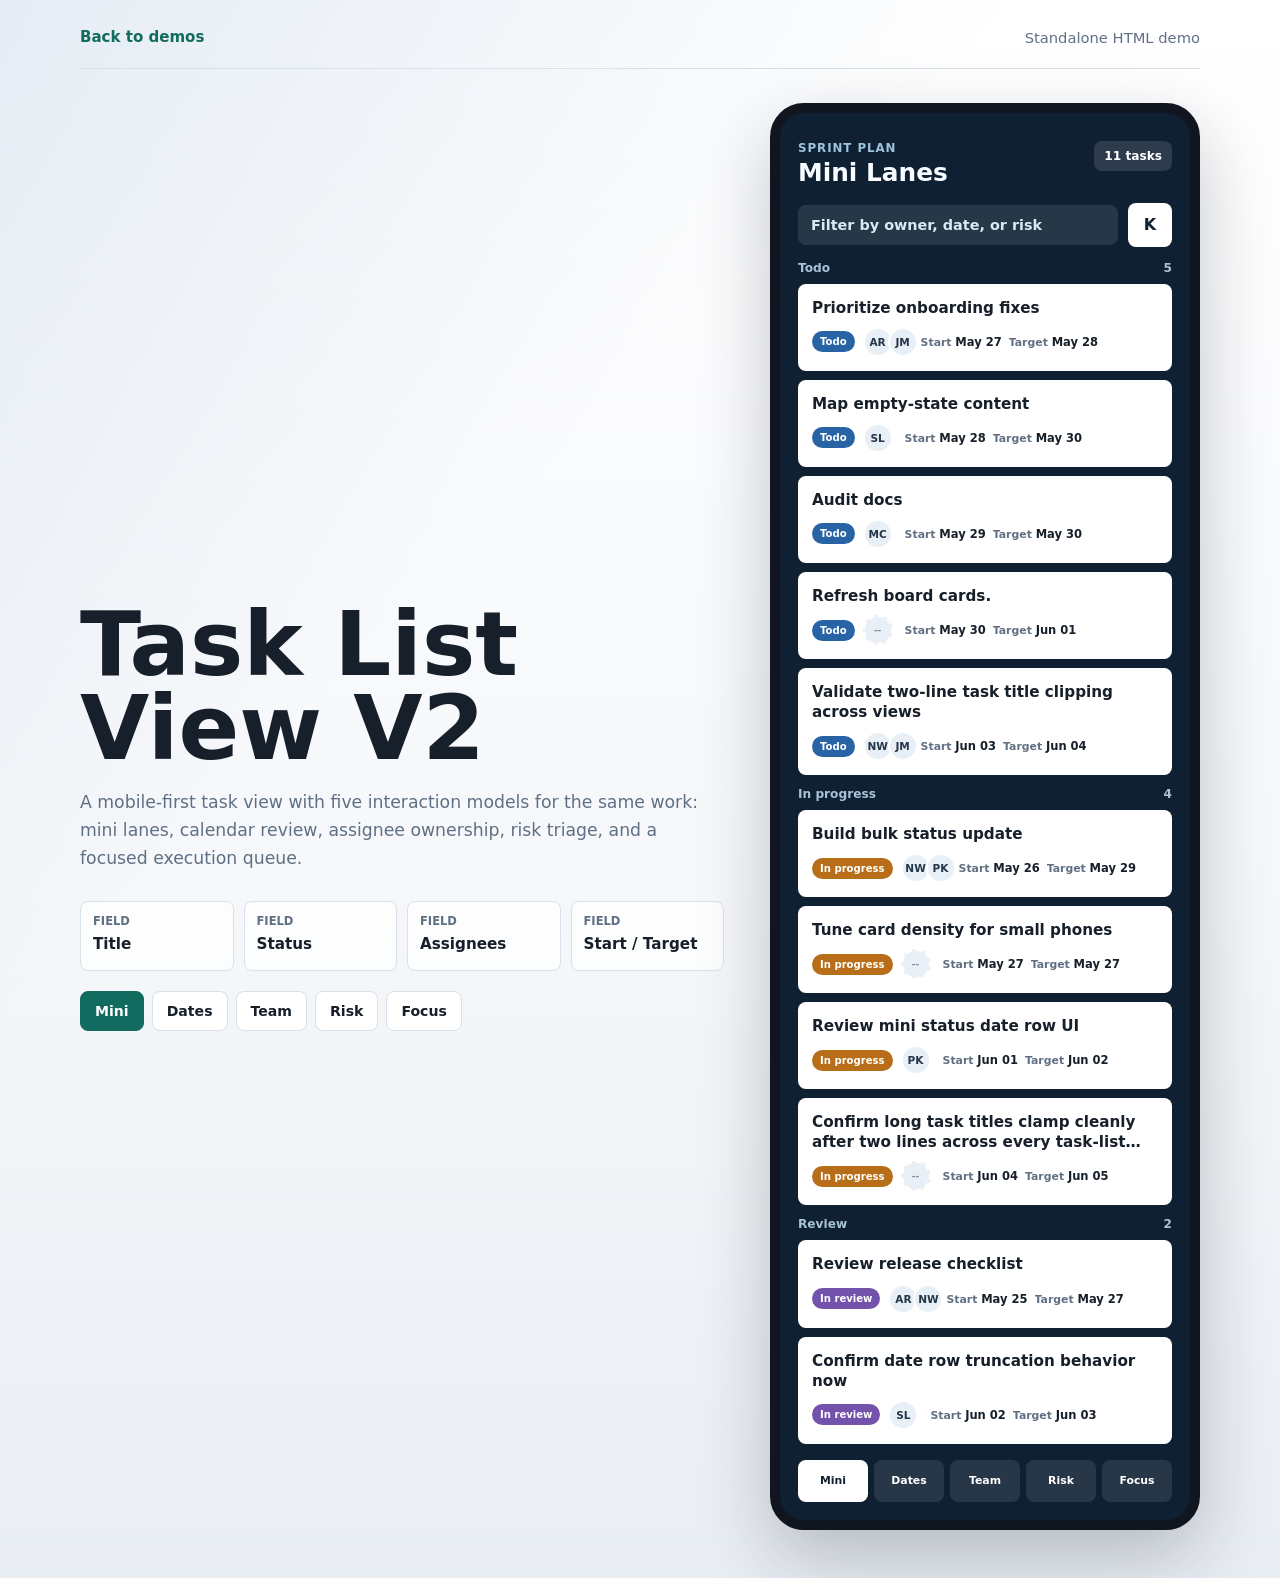
<file: demos/task-list-view-v2/index.html>
<!doctype html>
<html lang="en">
  <head>
    <meta charset="utf-8">
    <meta name="viewport" content="width=device-width, initial-scale=1">
    <meta name="description" content="A date-aware mobile task lane demo with five interaction designs.">
    <title>Task List View V2</title>
    <style>
      :root {
        color-scheme: light;
        --ink: #17202a;
        --muted: #607084;
        --line: #d8e0e8;
        --surface: #ffffff;
        --canvas: #f5f7fa;
        --green: #116b5f;
        --blue: #2864a5;
        --violet: #7252aa;
        --amber: #b86d18;
        --red: #c74b4b;
        --night: #102033;
        font-family:
          Inter, ui-sans-serif, system-ui, -apple-system, BlinkMacSystemFont, "Segoe UI",
          sans-serif;
      }

      * {
        box-sizing: border-box;
      }

      body {
        min-height: 100vh;
        margin: 0;
        background:
          linear-gradient(135deg, rgba(40, 100, 165, 0.12), transparent 36%),
          linear-gradient(180deg, #ffffff 0%, var(--canvas) 58%, #e9eef3 100%);
        color: var(--ink);
      }

      button {
        font: inherit;
      }

      .app {
        width: min(1120px, calc(100% - 32px));
        margin: 0 auto;
        padding: 28px 0 48px;
      }

      .topbar {
        display: flex;
        align-items: center;
        justify-content: space-between;
        gap: 16px;
        padding-bottom: 22px;
        border-bottom: 1px solid var(--line);
      }

      .back {
        color: var(--green);
        font-size: 0.94rem;
        font-weight: 800;
        text-decoration: none;
      }

      .topbar span {
        color: var(--muted);
        font-size: 0.92rem;
      }

      .workspace {
        display: grid;
        grid-template-columns: minmax(320px, 1fr) minmax(320px, 430px);
        gap: 46px;
        align-items: center;
        padding-top: 34px;
      }

      h1,
      h2,
      h3,
      p {
        margin-top: 0;
      }

      h1 {
        max-width: 760px;
        margin-bottom: 18px;
        font-size: clamp(2.7rem, 7vw, 5.6rem);
        line-height: 0.94;
        letter-spacing: 0;
      }

      .lede {
        max-width: 640px;
        margin-bottom: 28px;
        color: var(--muted);
        font-size: 1.08rem;
        line-height: 1.62;
      }

      .field-strip {
        display: grid;
        grid-template-columns: repeat(4, minmax(0, 1fr));
        gap: 10px;
        max-width: 690px;
      }

      .field-chip {
        min-height: 70px;
        padding: 12px;
        border: 1px solid var(--line);
        border-radius: 8px;
        background: rgba(255, 255, 255, 0.78);
      }

      .field-chip span {
        display: block;
        margin-bottom: 6px;
        color: var(--muted);
        font-size: 0.72rem;
        font-weight: 850;
        text-transform: uppercase;
      }

      .field-chip strong {
        font-size: 0.95rem;
        line-height: 1.22;
      }

      .design-tabs {
        display: flex;
        flex-wrap: wrap;
        gap: 8px;
        max-width: 700px;
        margin-top: 20px;
      }

      .design-tab {
        min-height: 40px;
        padding: 0 14px;
        border: 1px solid var(--line);
        border-radius: 8px;
        background: #ffffff;
        color: var(--ink);
        cursor: pointer;
        font-size: 0.88rem;
        font-weight: 850;
      }

      .design-tab[aria-pressed="true"] {
        border-color: var(--green);
        background: var(--green);
        color: #ffffff;
      }

      .phone {
        min-height: 780px;
        overflow: hidden;
        border: 10px solid #10151f;
        border-radius: 34px;
        background: var(--night);
        box-shadow: 0 28px 72px rgba(17, 24, 39, 0.24);
      }

      .screen {
        min-height: 760px;
        padding: 18px;
        color: #f8fbff;
        transition: background 180ms ease;
      }

      .screen-header {
        display: flex;
        align-items: flex-start;
        justify-content: space-between;
        gap: 14px;
        padding: 10px 0 16px;
      }

      .screen-kicker {
        margin-bottom: 5px;
        color: #9dc3df;
        font-size: 0.74rem;
        font-weight: 850;
        letter-spacing: 0.08em;
        text-transform: uppercase;
      }

      .screen-title {
        margin: 0;
        font-size: 1.55rem;
        line-height: 1.08;
      }

      .count-pill {
        min-width: 62px;
        padding: 8px 10px;
        border-radius: 8px;
        background: rgba(255, 255, 255, 0.12);
        color: #ffffff;
        text-align: center;
        font-size: 0.76rem;
        font-weight: 850;
      }

      .toolbar {
        display: grid;
        grid-template-columns: 1fr auto;
        gap: 10px;
        align-items: center;
        margin-bottom: 14px;
      }

      .search {
        min-width: 0;
        padding: 12px 13px;
        border-radius: 8px;
        background: rgba(255, 255, 255, 0.1);
        color: #d8e9f8;
        font-size: 0.9rem;
        font-weight: 760;
      }

      .icon-button {
        display: inline-grid;
        place-items: center;
        width: 44px;
        height: 44px;
        border: 0;
        border-radius: 8px;
        background: #ffffff;
        color: var(--night);
        cursor: pointer;
        font-size: 1rem;
        font-weight: 900;
      }

      .mode-panel {
        display: grid;
        gap: 12px;
      }

      .lane-stack,
      .calendar-stack,
      .team-grid,
      .risk-stack,
      .focus-stack {
        display: grid;
        gap: 12px;
      }

      .lane,
      .date-section,
      .risk-section {
        display: grid;
        gap: 9px;
      }

      .lane-label,
      .date-label,
      .risk-label {
        display: flex;
        align-items: center;
        justify-content: space-between;
        color: #a9c2d7;
        font-size: 0.76rem;
        font-weight: 850;
      }

      .task-list {
        display: grid;
        gap: 9px;
        margin: 0;
        padding: 0;
        list-style: none;
      }

      .task {
        min-width: 0;
        border: 1px solid rgba(255, 255, 255, 0.12);
        border-radius: 8px;
        background: var(--surface);
        color: var(--ink);
      }

      .task-main {
        display: grid;
        gap: 11px;
        padding: 13px;
      }

      .task-top,
      .task-meta,
      .task-dates,
      .date-row,
      .owner-row,
      .risk-top {
        display: flex;
        align-items: center;
        justify-content: space-between;
        gap: 12px;
      }

      /* Title-led container used in 3 designs (Mini Lanes, Risk Triage, Focus Queue)
         to let the title element occupy the full horizontal space alone. */
      .task-top.title-led,
      .risk-top.title-led {
        display: grid;
        grid-template-columns: minmax(0, 1fr);
        justify-items: start;
        gap: 8px;
      }

      .title-led .task-title {
        width: 100%;
      }

      .task-title {
        display: -webkit-box;
        overflow: hidden;
        -webkit-box-orient: vertical;
        -webkit-line-clamp: 2;
        min-width: 0;
        margin: 0;
        font-size: 0.95rem;
        line-height: 1.32;
      }

      .status {
        flex: 0 0 auto;
        padding: 6px 9px;
        border-radius: 999px;
        color: #ffffff;
        font-size: 0.68rem;
        font-weight: 850;
        white-space: nowrap;
      }

      .status.todo {
        background: var(--blue);
      }

      .status.progress {
        background: var(--amber);
      }

      .status.review {
        background: var(--violet);
      }

      .assignees {
        display: flex;
        min-width: 88px;
      }

      .avatar {
        display: inline-grid;
        place-items: center;
        width: 30px;
        height: 30px;
        margin-right: -5px;
        border: 2px solid #ffffff;
        border-radius: 50%;
        background: #e8eff6;
        color: #24364a;
        font-size: 0.66rem;
        font-weight: 900;
      }

      .avatar.unassigned {
        border-style: dashed;
        color: #7c8797;
        font-size: 0.56rem;
      }

      .task-dates {
        padding-top: 10px;
        border-top: 1px solid #e8edf2;
      }

      .task-context {
        display: flex;
        align-items: center;
        gap: 8px;
        min-width: 0;
        overflow: hidden;
        white-space: nowrap;
      }

      .task-context .assignees {
        min-width: 34px;
      }

      .task-context .status {
        padding: 5px 8px;
        font-size: 0.63rem;
      }

      .mini-dates {
        display: flex;
        align-items: center;
        gap: 7px;
        min-width: 0;
        overflow: hidden;
        color: var(--muted);
        font-size: 0.68rem;
        font-weight: 760;
        text-overflow: ellipsis;
      }

      .mini-dates span {
        flex: 0 1 auto;
        min-width: 0;
        overflow: hidden;
        text-overflow: ellipsis;
      }

      .mini-dates strong {
        color: var(--ink);
        font-size: 0.72rem;
      }

      .date-cell {
        display: grid;
        gap: 3px;
      }

      .date-cell span,
      .metric span {
        color: var(--muted);
        font-size: 0.64rem;
        font-weight: 850;
        text-transform: uppercase;
      }

      .date-cell strong,
      .metric strong {
        font-size: 0.82rem;
      }

      .risk {
        color: var(--red);
        font-size: 0.75rem;
        font-weight: 850;
      }

      .calendar-card,
      .owner-card,
      .risk-card,
      .focus-card {
        display: grid;
        gap: 10px;
        padding: 12px;
        border-radius: 8px;
        background: #ffffff;
        color: var(--ink);
      }

      .date-block {
        display: grid;
        place-items: center;
        width: 52px;
        height: 52px;
        border-radius: 8px;
        background: #e9f2f4;
        color: var(--green);
        font-weight: 900;
      }

      .date-block span {
        display: block;
        font-size: 0.66rem;
        text-transform: uppercase;
      }

      .date-row > div:last-child,
      .owner-card > div,
      .focus-card > div {
        min-width: 0;
      }

      .owner-card {
        grid-template-columns: 46px minmax(0, 1fr);
        align-items: start;
      }

      .owner-avatar {
        display: grid;
        place-items: center;
        width: 46px;
        height: 46px;
        border-radius: 50%;
        background: var(--blue);
        color: #ffffff;
        font-size: 0.78rem;
        font-weight: 900;
      }

      .mini-list {
        display: grid;
        gap: 7px;
        margin: 9px 0 0;
        padding: 0;
        list-style: none;
      }

      .mini-list li {
        display: grid;
        grid-template-columns: minmax(0, 1fr) auto;
        gap: 8px;
        align-items: center;
        padding-top: 7px;
        border-top: 1px solid #edf1f5;
        font-size: 0.78rem;
        font-weight: 780;
      }

      .mini-list li span:first-child {
        display: -webkit-box;
        overflow: hidden;
        -webkit-box-orient: vertical;
        -webkit-line-clamp: 2;
        min-width: 0;
      }

      .risk-card {
        border-left: 6px solid var(--red);
      }

      .risk-card.medium {
        border-left-color: var(--amber);
      }

      .risk-card.low {
        border-left-color: var(--green);
      }

      .focus-card {
        grid-template-columns: 28px minmax(0, 1fr);
        align-items: start;
      }

      .focus-index {
        display: grid;
        place-items: center;
        width: 28px;
        height: 28px;
        border-radius: 8px;
        background: var(--night);
        color: #ffffff;
        font-size: 0.72rem;
        font-weight: 900;
      }

      .bottom-bar {
        display: grid;
        grid-template-columns: repeat(5, 1fr);
        gap: 6px;
        margin-top: 16px;
      }

      .nav-dot {
        display: grid;
        place-items: center;
        min-height: 42px;
        padding: 0 4px;
        border: 0;
        border-radius: 8px;
        background: rgba(255, 255, 255, 0.1);
        color: #ffffff;
        cursor: pointer;
        font-size: 0.68rem;
        font-weight: 850;
      }

      .nav-dot[aria-pressed="true"] {
        background: #ffffff;
        color: var(--night);
      }

      .screen.mini .task {
        overflow: hidden;
      }

      .screen.mini .task-main {
        gap: 9px;
      }

      .screen.mini .task-dates {
        padding-top: 0;
        border-top: 0;
      }

      .screen.calendar {
        background: #f4f8fb;
        color: var(--ink);
      }

      .screen.calendar .screen-kicker,
      .screen.calendar .lane-label,
      .screen.calendar .date-label,
      .screen.calendar .risk-label {
        color: var(--blue);
      }

      .screen.calendar .search,
      .screen.calendar .count-pill {
        background: #e5edf4;
        color: var(--ink);
      }

      .screen.calendar .icon-button,
      .screen.calendar .nav-dot[aria-pressed="true"] {
        background: var(--blue);
        color: #ffffff;
      }

      .screen.calendar .nav-dot {
        background: #e5edf4;
        color: var(--ink);
      }

      .screen.team {
        background: #f7f8f5;
        color: var(--ink);
      }

      .screen.team .screen-kicker,
      .screen.team .lane-label,
      .screen.team .date-label,
      .screen.team .risk-label {
        color: var(--green);
      }

      .screen.team .search,
      .screen.team .count-pill,
      .screen.team .nav-dot {
        background: #e8f1ed;
        color: var(--ink);
      }

      .screen.team .icon-button,
      .screen.team .nav-dot[aria-pressed="true"] {
        background: var(--green);
        color: #ffffff;
      }

      .screen.risk {
        background: #fff7f3;
        color: var(--ink);
      }

      .screen.risk .screen-kicker,
      .screen.risk .lane-label,
      .screen.risk .date-label,
      .screen.risk .risk-label {
        color: var(--red);
      }

      .screen.risk .search,
      .screen.risk .count-pill,
      .screen.risk .nav-dot {
        background: #f5e6e1;
        color: var(--ink);
      }

      .screen.risk .icon-button,
      .screen.risk .nav-dot[aria-pressed="true"] {
        background: var(--red);
        color: #ffffff;
      }

      .screen.focus {
        background: #f5f3fb;
        color: var(--ink);
      }

      .screen.focus .screen-kicker,
      .screen.focus .lane-label,
      .screen.focus .date-label,
      .screen.focus .risk-label {
        color: var(--violet);
      }

      .screen.focus .search,
      .screen.focus .count-pill,
      .screen.focus .nav-dot {
        background: #ebe6f6;
        color: var(--ink);
      }

      .screen.focus .icon-button,
      .screen.focus .nav-dot[aria-pressed="true"] {
        background: var(--violet);
        color: #ffffff;
      }

      @media (max-width: 900px) {
        .workspace {
          grid-template-columns: 1fr;
          gap: 30px;
        }
      }

      @media (max-width: 620px) {
        .app {
          width: min(100% - 20px, 1120px);
          padding-top: 22px;
        }

        .topbar {
          align-items: flex-start;
          flex-direction: column;
        }

        .field-strip {
          grid-template-columns: repeat(2, minmax(0, 1fr));
        }

        .phone {
          min-height: 720px;
          border-width: 7px;
          border-radius: 28px;
        }

        .screen {
          min-height: 706px;
          padding: 14px;
        }
      }
    </style>
  </head>
  <body>
    <main class="app">
      <nav class="topbar" aria-label="Demo navigation">
        <a class="back" href="/">Back to demos</a>
        <span>Standalone HTML demo</span>
      </nav>

      <section class="workspace" aria-labelledby="page-title">
        <div>
          <h1 id="page-title">Task List View V2</h1>
          <p class="lede">
            A mobile-first task view with five interaction models for the same work: mini lanes,
            calendar review, assignee ownership, risk triage, and a focused execution queue.
          </p>
          <div class="field-strip" aria-label="Included task fields">
            <div class="field-chip"><span>Field</span><strong>Title</strong></div>
            <div class="field-chip"><span>Field</span><strong>Status</strong></div>
            <div class="field-chip"><span>Field</span><strong>Assignees</strong></div>
            <div class="field-chip"><span>Field</span><strong>Start / Target</strong></div>
          </div>
          <div class="design-tabs" aria-label="Design variants"></div>
        </div>

        <div class="phone" aria-label="Mobile task list preview">
          <section class="screen mini" id="phone-screen">
            <div class="screen-header">
              <div>
                <p class="screen-kicker" id="mode-kicker">Sprint plan</p>
                <h2 class="screen-title" id="mode-title">Mini Lanes</h2>
              </div>
              <div class="count-pill">11 tasks</div>
            </div>
            <div class="toolbar">
              <div class="search" id="mode-search">Filter by owner, date, or risk</div>
              <button class="icon-button" type="button" aria-label="Open task controls">K</button>
            </div>
            <div class="mode-panel" id="mode-panel"></div>
            <div class="bottom-bar" aria-label="Phone design tabs"></div>
          </section>
        </div>
      </section>
    </main>

    <script>
      const tasks = [
        {
          title: "Prioritize onboarding fixes",
          status: "Todo",
          statusClass: "todo",
          assignees: ["AR", "JM"],
          startDate: "May 27",
          targetDate: "May 28",
          risk: "Low",
          signal: "Clear",
        },
        {
          title: "Map empty-state content",
          status: "Todo",
          statusClass: "todo",
          assignees: ["SL"],
          startDate: "May 28",
          targetDate: "May 30",
          risk: "Medium",
          signal: "Copy",
        },
        {
          title: "Build bulk status update",
          status: "In progress",
          statusClass: "progress",
          assignees: ["NW", "PK"],
          startDate: "May 26",
          targetDate: "May 29",
          risk: "High",
          signal: "API",
        },
        {
          title: "Tune card density for small phones",
          status: "In progress",
          statusClass: "progress",
          assignees: [],
          startDate: "May 27",
          targetDate: "May 27",
          risk: "Medium",
          signal: "Today",
        },
        {
          title: "Review release checklist",
          status: "In review",
          statusClass: "review",
          assignees: ["AR", "NW"],
          startDate: "May 25",
          targetDate: "May 27",
          risk: "High",
          signal: "Due",
        },
        {
          title: "Audit docs",
          status: "Todo",
          statusClass: "todo",
          assignees: ["MC"],
          startDate: "May 29",
          targetDate: "May 30",
          risk: "Low",
          signal: "10 chars",
        },
        {
          title: "Refresh board cards.",
          status: "Todo",
          statusClass: "todo",
          assignees: [],
          startDate: "May 30",
          targetDate: "Jun 01",
          risk: "Medium",
          signal: "20 chars",
        },
        {
          title: "Review mini status date row UI",
          status: "In progress",
          statusClass: "progress",
          assignees: ["PK"],
          startDate: "Jun 01",
          targetDate: "Jun 02",
          risk: "Low",
          signal: "30 chars",
        },
        {
          title: "Confirm date row truncation behavior now",
          status: "In review",
          statusClass: "review",
          assignees: ["SL"],
          startDate: "Jun 02",
          targetDate: "Jun 03",
          risk: "Medium",
          signal: "40 chars",
        },
        {
          title: "Validate two-line task title clipping across views",
          status: "Todo",
          statusClass: "todo",
          assignees: ["NW", "JM"],
          startDate: "Jun 03",
          targetDate: "Jun 04",
          risk: "High",
          signal: "50 chars",
        },
        {
          title: "Confirm long task titles clamp cleanly after two lines across every task-list design variant today..",
          status: "In progress",
          statusClass: "progress",
          assignees: [],
          startDate: "Jun 04",
          targetDate: "Jun 05",
          risk: "High",
          signal: "100 chars",
        },
      ];

      const modes = [
        {
          id: "mini",
          label: "Mini",
          title: "Mini Lanes",
          kicker: "Sprint plan",
          search: "Filter by owner, date, or risk",
        },
        {
          id: "calendar",
          label: "Dates",
          title: "Calendar Rail",
          kicker: "Date review",
          search: "Scan target dates and same-day work",
        },
        {
          id: "team",
          label: "Team",
          title: "Assignee Pods",
          kicker: "Ownership",
          search: "Check load before assigning more",
        },
        {
          id: "risk",
          label: "Risk",
          title: "Risk Triage",
          kicker: "Exceptions",
          search: "Surface blockers by severity",
        },
        {
          id: "focus",
          label: "Focus",
          title: "Execution Queue",
          kicker: "Next actions",
          search: "Work from highest leverage task",
        },
      ];

      function assigneeTemplate(assignees) {
        const people = assignees.length ? assignees : ["Unassigned"];
        return people.map((person) => {
          const isUnassigned = person.toLowerCase() === "unassigned";
          const label = isUnassigned ? "Unassigned" : person;
          const initials = isUnassigned ? "--" : person;
          return `<span class="avatar${isUnassigned ? " unassigned" : ""}" aria-label="${label}" title="${label}">${initials}</span>`;
        }).join("");
      }

      function statusTemplate(task) {
        return `<span class="status ${task.statusClass}">${task.status}</span>`;
      }

      function dateTemplate(task) {
        return `
          <div class="task-dates">
            <div class="date-cell">
              <span>Start</span>
              <strong>${task.startDate}</strong>
            </div>
            <div class="date-cell">
              <span>Target</span>
              <strong>${task.targetDate}</strong>
            </div>
          </div>
        `;
      }

      function compactDateTemplate(task) {
        return `
          <div class="mini-dates" aria-label="Start ${task.startDate}, target ${task.targetDate}">
            <span>Start <strong>${task.startDate}</strong></span>
            <span>Target <strong>${task.targetDate}</strong></span>
          </div>
        `;
      }

      /* Helper to format task date strings (e.g. 'May 27') to YYYY-MM-DD format (e.g. '2026-05-27') */
      function formatTaskDate(dateStr) {
        const months = {
          Jan: "01", Feb: "02", Mar: "03", Apr: "04", May: "05", Jun: "06",
          Jul: "07", Aug: "08", Sep: "09", Oct: "10", Nov: "11", Dec: "12"
        };
        const parts = dateStr.split(" ");
        if (parts.length === 2) {
          const month = months[parts[0]];
          const day = parts[1].padStart(2, "0");
          if (month && day) {
            return `2026-${month}-${day}`;
          }
        }
        return dateStr;
      }

      function taskTemplate(task, options = {}) {
        const titleLedClass = options.titleLed ? " title-led" : "";
        const meta = options.compactMeta ? `
              <div class="task-context">
                ${statusTemplate(task)}
                <div class="assignees" aria-label="Assignees">${assigneeTemplate(task.assignees)}</div>
                ${compactDateTemplate(task)}
              </div>
        ` : `
              <div class="task-meta">
                <div class="assignees" aria-label="Assignees">${assigneeTemplate(task.assignees)}</div>
                ${statusTemplate(task)}
              </div>
              <div class="task-dates">
                ${formatTaskDate(task.startDate)} - ${formatTaskDate(task.targetDate)}
              </div>
        `;
        return `
          <li class="task">
            <div class="task-main">
              <div class="task-top${titleLedClass}">
                <h3 class="task-title">${task.title}</h3>
              </div>
              ${meta}
            </div>
          </li>
        `;
      }

      function groupedBy(key) {
        return tasks.reduce((groups, task) => {
          const value = task[key];
          groups[value] = groups[value] || [];
          groups[value].push(task);
          return groups;
        }, {});
      }

      function renderMini() {
        return `
          <div class="lane-stack">
            ${["todo", "progress", "review"].map((status) => {
              const source = tasks.filter((task) => task.statusClass === status);
              const label = status === "todo" ? "Todo" : status === "progress" ? "In progress" : "Review";
              return `
                <section class="lane" aria-label="${label}">
                  <div class="lane-label"><span>${label}</span><span>${source.length}</span></div>
                  <ul class="task-list">${source.map((task) => taskTemplate(task, { titleLed: true, compactMeta: true })).join("")}</ul>
                </section>
              `;
            }).join("")}
          </div>
        `;
      }

      function renderCalendar() {
        const groups = groupedBy("targetDate");
        return `
          <div class="calendar-stack">
            ${Object.entries(groups).map(([date, source]) => `
              <section class="date-section" aria-label="Target ${date}">
                <div class="date-label"><span>Target ${date}</span><span>${source.length}</span></div>
                ${source.map((task) => `
                  <article class="calendar-card">
                    <div class="date-row">
                      <div class="date-block"><span>${date.split(" ")[0]}</span>${date.split(" ")[1]}</div>
                      <div>
                        <h3 class="task-title">${task.title}</h3>
                        <div class="task-meta">${statusTemplate(task)}<span class="risk">${task.signal}</span></div>
                      </div>
                    </div>
                    ${dateTemplate(task)}
                  </article>
                `).join("")}
              </section>
            `).join("")}
          </div>
        `;
      }

      function renderTeam() {
        const owners = ["AR", "JM", "SL", "NW", "PK", "MC"];
        return `
          <div class="team-grid">
            ${owners.map((owner) => {
              const ownedTasks = tasks.filter((task) => task.assignees.includes(owner));
              return `
                <article class="owner-card">
                  <div class="owner-avatar">${owner}</div>
                  <div>
                    <div class="owner-row">
                      <h3 class="task-title">${owner}</h3>
                      <span class="risk">${ownedTasks.length} task${ownedTasks.length === 1 ? "" : "s"}</span>
                    </div>
                    <ul class="mini-list">
                      ${ownedTasks.map((task) => `<li><span>${task.title}</span>${statusTemplate(task)}</li>`).join("")}
                    </ul>
                  </div>
                </article>
              `;
            }).join("")}
          </div>
        `;
      }

      function renderRisk() {
        const order = ["High", "Medium", "Low"];
        return `
          <div class="risk-stack">
            ${order.map((risk) => {
              const source = tasks.filter((task) => task.risk === risk);
              const riskClass = risk === "High" ? "high" : risk === "Medium" ? "medium" : "low";
              return `
                <section class="risk-section" aria-label="${risk} risk">
                  <div class="risk-label"><span>${risk} risk</span><span>${source.length}</span></div>
                  ${source.map((task) => `
                    <article class="risk-card ${riskClass}">
                      <div class="risk-top title-led">
                        <h3 class="task-title">${task.title}</h3>
                      </div>
                      <div class="task-meta">
                        <div class="assignees">${assigneeTemplate(task.assignees)}</div>
                        ${statusTemplate(task)}
                        <span class="risk">${task.signal}</span>
                      </div>
                      ${dateTemplate(task)}
                    </article>
                  `).join("")}
                </section>
              `;
            }).join("")}
          </div>
        `;
      }

      function renderFocus() {
        const sorted = [...tasks].sort((a, b) => {
          const riskWeight = { High: 0, Medium: 1, Low: 2 };
          return riskWeight[a.risk] - riskWeight[b.risk] || a.targetDate.localeCompare(b.targetDate);
        });
        return `
          <div class="focus-stack">
            ${sorted.map((task, index) => `
              <article class="focus-card">
                <div class="focus-index">${index + 1}</div>
                <div>
                  <div class="risk-top title-led">
                    <h3 class="task-title">${task.title}</h3>
                  </div>
                  <div class="task-meta">
                    <div class="assignees">${assigneeTemplate(task.assignees)}</div>
                    ${statusTemplate(task)}
                    <span class="risk">${task.risk} risk</span>
                  </div>
                  ${dateTemplate(task)}
                </div>
              </article>
            `).join("")}
          </div>
        `;
      }

      const renderers = {
        mini: renderMini,
        calendar: renderCalendar,
        team: renderTeam,
        risk: renderRisk,
        focus: renderFocus,
      };

      const screen = document.querySelector("#phone-screen");
      const panel = document.querySelector("#mode-panel");
      const title = document.querySelector("#mode-title");
      const kicker = document.querySelector("#mode-kicker");
      const search = document.querySelector("#mode-search");
      const designTabs = document.querySelector(".design-tabs");
      const bottomBar = document.querySelector(".bottom-bar");

      function createButton(mode, className) {
        const button = document.createElement("button");
        button.className = className;
        button.type = "button";
        button.textContent = mode.label;
        button.dataset.mode = mode.id;
        button.setAttribute("aria-pressed", "false");
        button.addEventListener("click", () => setMode(mode.id));
        return button;
      }

      modes.forEach((mode) => {
        designTabs.append(createButton(mode, "design-tab"));
        bottomBar.append(createButton(mode, "nav-dot"));
      });

      function setMode(modeId) {
        const mode = modes.find((item) => item.id === modeId) || modes[0];
        screen.className = `screen ${mode.id}`;
        title.textContent = mode.title;
        kicker.textContent = mode.kicker;
        search.textContent = mode.search;
        panel.innerHTML = renderers[mode.id]();
        document.querySelectorAll("[data-mode]").forEach((button) => {
          button.setAttribute("aria-pressed", String(button.dataset.mode === mode.id));
        });
      }

      setMode("mini");
    </script>
  </body>
</html>
</file>
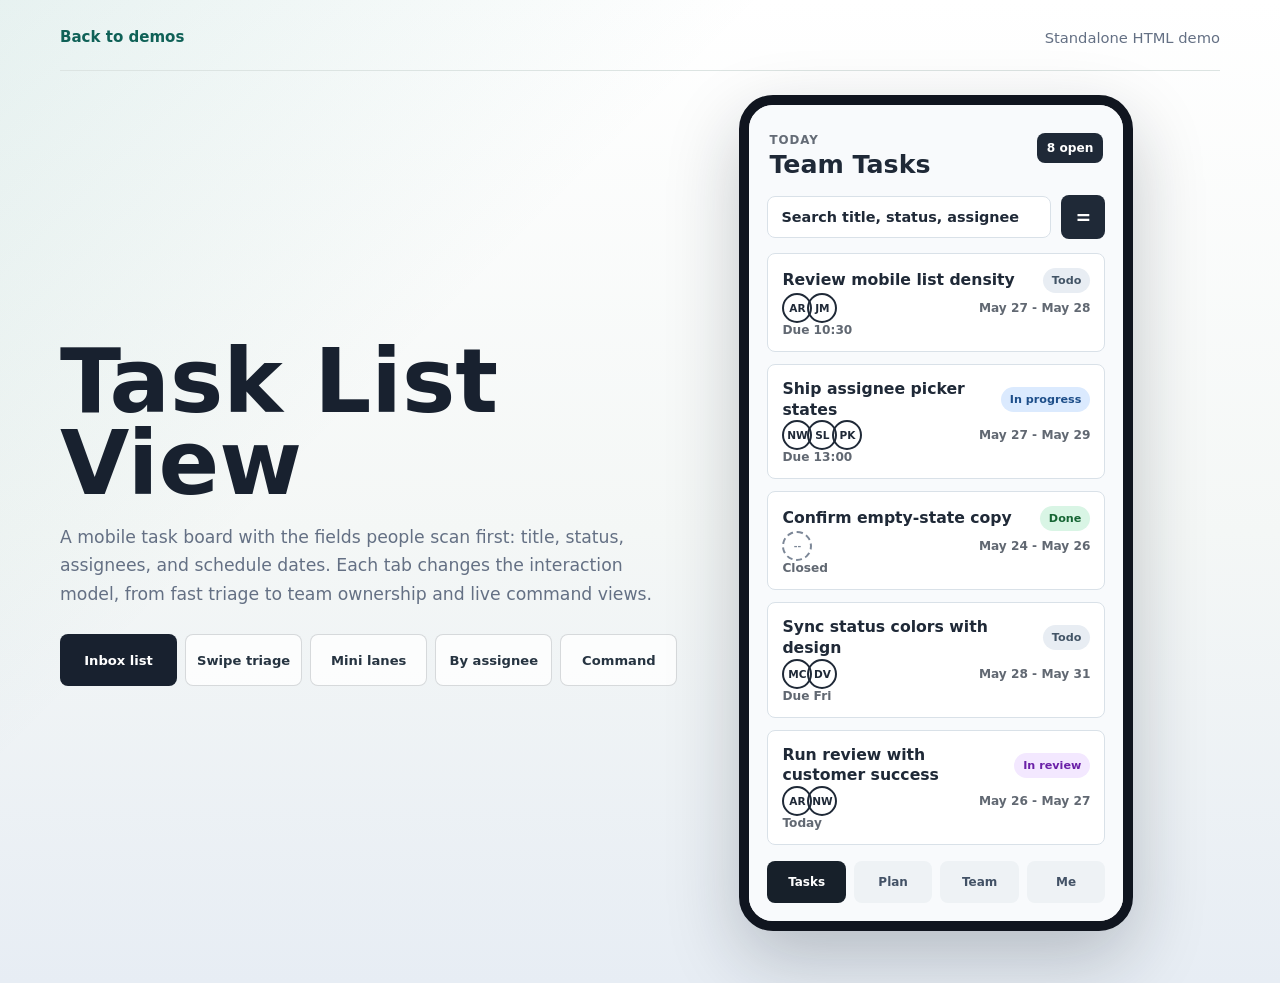
<file: demos/task-list-view/index.html>
<!doctype html>
<html lang="en">
  <head>
    <meta charset="utf-8">
    <meta name="viewport" content="width=device-width, initial-scale=1">
    <meta name="description" content="A mobile task list view with five tabbed interaction styles.">
    <title>Task List View</title>
    <style>
      :root {
        color-scheme: light;
        --canvas: #f4f7f6;
        --ink: #18212f;
        --muted: #647084;
        --line: #dce4e2;
        --surface: #ffffff;
        --teal: #117c6f;
        --blue: #2c69b0;
        --red: #c74b4b;
        --amber: #b56b16;
        --plum: #6b4aa0;
        --night: #15181f;
        font-family:
          Inter, ui-sans-serif, system-ui, -apple-system, BlinkMacSystemFont, "Segoe UI",
          sans-serif;
      }

      * {
        box-sizing: border-box;
      }

      body {
        min-height: 100vh;
        margin: 0;
        background:
          linear-gradient(135deg, rgba(17, 124, 111, 0.1), transparent 34%),
          linear-gradient(180deg, #ffffff 0%, var(--canvas) 54%, #e7edf4 100%);
        color: var(--ink);
      }

      button {
        font: inherit;
      }

      .app {
        width: min(1160px, calc(100% - 32px));
        margin: 0 auto;
        padding: 28px 0 52px;
      }

      .topbar {
        display: flex;
        align-items: center;
        justify-content: space-between;
        gap: 16px;
        padding-bottom: 24px;
      }

      .back {
        color: #0f6157;
        font-size: 0.94rem;
        font-weight: 780;
        text-decoration: none;
      }

      .topbar span {
        color: var(--muted);
        font-size: 0.92rem;
      }

      .workspace {
        display: grid;
        grid-template-columns: minmax(280px, 0.9fr) minmax(320px, 430px);
        gap: 44px;
        align-items: center;
        padding-top: 24px;
        border-top: 1px solid var(--line);
      }

      h1,
      h2,
      h3,
      p {
        margin-top: 0;
      }

      h1 {
        max-width: 760px;
        margin-bottom: 18px;
        font-size: clamp(2.7rem, 7vw, 5.8rem);
        line-height: 0.92;
        letter-spacing: 0;
      }

      .lede {
        max-width: 620px;
        margin-bottom: 26px;
        color: var(--muted);
        font-size: 1.08rem;
        line-height: 1.65;
      }

      .style-tabs {
        display: grid;
        grid-template-columns: repeat(5, minmax(0, 1fr));
        gap: 8px;
        max-width: 720px;
      }

      .style-tab {
        min-height: 52px;
        padding: 8px 10px;
        border: 1px solid rgba(24, 33, 47, 0.16);
        border-radius: 8px;
        background: rgba(255, 255, 255, 0.76);
        color: #263441;
        cursor: pointer;
        font-size: 0.82rem;
        font-weight: 850;
        line-height: 1.15;
      }

      .style-tab[aria-selected="true"] {
        border-color: transparent;
        background: #18212f;
        color: #ffffff;
      }

      .phone-wrap {
        justify-self: center;
        width: min(100%, 394px);
      }

      .phone {
        min-height: 770px;
        overflow: hidden;
        border: 10px solid #10151f;
        border-radius: 34px;
        background: var(--surface);
        box-shadow: 0 28px 72px rgba(17, 24, 39, 0.23);
      }

      .screen {
        display: none;
        min-height: 750px;
        padding: 18px;
      }

      .screen.active {
        display: flex;
        flex-direction: column;
      }

      .screen-header {
        display: flex;
        align-items: flex-start;
        justify-content: space-between;
        gap: 14px;
        padding: 10px 2px 16px;
      }

      .screen-kicker {
        margin-bottom: 5px;
        color: inherit;
        font-size: 0.74rem;
        font-weight: 850;
        letter-spacing: 0.08em;
        opacity: 0.68;
        text-transform: uppercase;
      }

      .screen-title {
        margin: 0;
        font-size: 1.58rem;
        line-height: 1.06;
      }

      .count-pill {
        flex: 0 0 auto;
        min-width: 58px;
        padding: 8px 10px;
        border-radius: 8px;
        text-align: center;
        font-size: 0.76rem;
        font-weight: 850;
      }

      .toolbar {
        display: grid;
        grid-template-columns: 1fr auto;
        gap: 10px;
        align-items: center;
        margin-bottom: 14px;
      }

      .search {
        min-width: 0;
        padding: 12px 13px;
        border-radius: 8px;
        font-size: 0.9rem;
        font-weight: 720;
      }

      .icon-button {
        display: inline-grid;
        place-items: center;
        width: 44px;
        height: 44px;
        border: 0;
        border-radius: 8px;
        cursor: pointer;
        font-size: 1.18rem;
        font-weight: 900;
      }

      .task-list {
        display: grid;
        gap: 12px;
        margin: 0;
        padding: 0;
        list-style: none;
      }

      .task {
        min-width: 0;
        border-radius: 8px;
      }

      .task-main {
        display: grid;
        gap: 11px;
        padding: 14px;
      }

      .task-top,
      .task-meta {
        display: flex;
        align-items: center;
        justify-content: space-between;
        gap: 12px;
      }

      .task-title {
        min-width: 0;
        margin: 0;
        font-size: 0.98rem;
        line-height: 1.32;
      }

      .status {
        flex: 0 0 auto;
        padding: 6px 9px;
        border-radius: 999px;
        font-size: 0.7rem;
        font-weight: 850;
        white-space: nowrap;
      }

      .assignees {
        display: flex;
        min-width: 88px;
      }

      .avatar {
        display: inline-grid;
        place-items: center;
        width: 30px;
        height: 30px;
        margin-right: -5px;
        border: 2px solid currentColor;
        border-radius: 50%;
        font-size: 0.66rem;
        font-weight: 900;
      }

      .avatar.unassigned {
        border-style: dashed;
        color: #7c8797;
        font-size: 0.56rem;
      }

      .due,
      .date-range,
      .hint {
        color: inherit;
        font-size: 0.76rem;
        font-weight: 780;
        opacity: 0.7;
      }

      .bottom-bar {
        display: grid;
        grid-template-columns: repeat(4, 1fr);
        gap: 8px;
        margin-top: auto;
        padding-top: 16px;
      }

      .nav-dot {
        display: grid;
        place-items: center;
        min-height: 42px;
        border-radius: 8px;
        font-size: 0.75rem;
        font-weight: 850;
      }

      .inbox {
        background: #f8fafc;
        color: #1f2937;
      }

      .inbox .count-pill,
      .inbox .icon-button {
        background: #1f2937;
        color: #ffffff;
      }

      .inbox .search,
      .inbox .task {
        border: 1px solid #d9e1e8;
        background: #ffffff;
      }

      .inbox .nav-dot {
        background: #eef2f5;
        color: #435266;
      }

      .inbox .nav-dot.active {
        background: #17202a;
        color: #ffffff;
      }

      .swipe {
        background: #f7f2eb;
        color: #2d251f;
      }

      .swipe .screen-header {
        border-bottom: 1px solid #e5d8ca;
      }

      .swipe .search,
      .swipe .icon-button {
        border: 1px solid #dccbb9;
        background: #fffaf3;
      }

      .swipe .count-pill {
        background: #b56b16;
        color: #ffffff;
      }

      .swipe-card {
        display: grid;
        grid-template-columns: 54px minmax(0, 1fr) 54px;
        align-items: stretch;
        overflow: hidden;
        border: 1px solid #e2d4c4;
        background: #ffffff;
      }

      .swipe-action {
        display: grid;
        place-items: center;
        font-size: 0.7rem;
        font-weight: 900;
        text-transform: uppercase;
      }

      .swipe-action.done {
        background: #d9f3e6;
        color: #14603b;
      }

      .swipe-action.delay {
        background: #fee8d5;
        color: #8a3c0d;
      }

      .lanes {
        background: #15243a;
        color: #ffffff;
      }

      .lanes .search,
      .lanes .icon-button,
      .lanes .count-pill {
        background: rgba(255, 255, 255, 0.12);
        color: #ffffff;
      }

      .lane-row {
        display: grid;
        gap: 9px;
      }

      .lane-label {
        display: flex;
        align-items: center;
        justify-content: space-between;
        font-size: 0.76rem;
        font-weight: 850;
        opacity: 0.76;
      }

      .lanes .task {
        border: 1px solid rgba(255, 255, 255, 0.14);
        background: #ffffff;
        color: #182235;
      }

      .lanes .status {
        background: #15243a;
        color: #ffffff;
      }

      .people {
        background: #fdfdf9;
        color: #111827;
      }

      .people .screen-header {
        border-bottom: 1px solid #e5e7eb;
      }

      .people .count-pill,
      .people .icon-button {
        background: #111827;
        color: #ffffff;
      }

      .people .search,
      .people .task {
        border: 1px solid #e5e7eb;
        background: #ffffff;
      }

      .person-strip {
        display: grid;
        grid-template-columns: repeat(4, 1fr);
        gap: 8px;
        margin-bottom: 12px;
      }

      .person-chip {
        display: grid;
        place-items: center;
        min-height: 42px;
        border-radius: 8px;
        background: #edf2f7;
        font-size: 0.74rem;
        font-weight: 880;
      }

      .people .task-main {
        grid-template-columns: 8px 1fr;
      }

      .people .task-main::before {
        content: "";
        width: 8px;
        border-radius: 999px;
        background: #111827;
      }

      .people .task-content {
        display: grid;
        gap: 11px;
        min-width: 0;
      }

      .command {
        background: var(--night);
        color: #f8fafc;
      }

      .command .search,
      .command .icon-button,
      .command .count-pill {
        border: 1px solid rgba(112, 231, 205, 0.34);
        background: rgba(112, 231, 205, 0.1);
        color: #b9fff0;
      }

      .command-stack {
        display: grid;
        gap: 10px;
        padding: 10px;
        border: 1px solid rgba(185, 255, 240, 0.14);
        border-radius: 8px;
        background: rgba(255, 255, 255, 0.04);
      }

      .command .task {
        border: 1px solid rgba(185, 255, 240, 0.18);
        background: #1c2029;
      }

      .command .status {
        background: #b9fff0;
        color: #101014;
      }

      .status.todo {
        background: #e8edf3;
        color: #425466;
      }

      .status.progress {
        background: #dbeafe;
        color: #1d4e89;
      }

      .status.review {
        background: #f3e8ff;
        color: #6b21a8;
      }

      .status.done {
        background: #d9f5e5;
        color: #166534;
      }

      .swipe .nav-dot {
        background: #eadac7;
        color: #5d4031;
      }

      .swipe .nav-dot.active {
        background: #5d4031;
        color: #fffaf1;
      }

      .lanes .nav-dot,
      .command .nav-dot {
        background: rgba(255, 255, 255, 0.1);
        color: #ffffff;
      }

      .lanes .nav-dot.active,
      .command .nav-dot.active {
        background: #ffffff;
        color: #17202a;
      }

      .people .nav-dot {
        background: #eef2f5;
        color: #435266;
      }

      .people .nav-dot.active {
        background: #111827;
        color: #ffffff;
      }

      @media (max-width: 900px) {
        .workspace {
          grid-template-columns: 1fr;
          gap: 30px;
        }

        .phone-wrap {
          justify-self: start;
        }
      }

      @media (max-width: 620px) {
        .app {
          width: min(100% - 20px, 1160px);
          padding-top: 22px;
        }

        .topbar {
          align-items: flex-start;
          flex-direction: column;
        }

        .style-tabs {
          grid-template-columns: repeat(2, minmax(0, 1fr));
        }

        .style-tab {
          min-height: 46px;
          font-size: 0.78rem;
        }

        .phone {
          min-height: 704px;
          border-width: 7px;
          border-radius: 28px;
        }

        .screen {
          min-height: 690px;
          padding: 14px;
        }
      }
    </style>
  </head>
  <body>
    <main class="app">
      <nav class="topbar" aria-label="Demo navigation">
        <a class="back" href="/">Back to demos</a>
        <span>Standalone HTML demo</span>
      </nav>

      <section class="workspace" aria-labelledby="page-title">
        <div>
          <h1 id="page-title">Task List View</h1>
          <p class="lede">
            A mobile task board with the fields people scan first: title, status, assignees, and schedule dates.
            Each tab changes the interaction model, from fast triage to team ownership and live command views.
          </p>
          <div class="style-tabs" role="tablist" aria-label="Task list interaction styles">
            <button class="style-tab" type="button" role="tab" aria-selected="true" aria-controls="inbox" id="tab-inbox" data-target="inbox">Inbox list</button>
            <button class="style-tab" type="button" role="tab" aria-selected="false" aria-controls="swipe" id="tab-swipe" data-target="swipe">Swipe triage</button>
            <button class="style-tab" type="button" role="tab" aria-selected="false" aria-controls="lanes" id="tab-lanes" data-target="lanes">Mini lanes</button>
            <button class="style-tab" type="button" role="tab" aria-selected="false" aria-controls="people" id="tab-people" data-target="people">By assignee</button>
            <button class="style-tab" type="button" role="tab" aria-selected="false" aria-controls="command" id="tab-command" data-target="command">Command</button>
          </div>
        </div>

        <div class="phone-wrap">
          <div class="phone" aria-live="polite">
            <section class="screen inbox active" id="inbox" role="tabpanel" aria-labelledby="tab-inbox">
              <div class="screen-header">
                <div>
                  <p class="screen-kicker">Today</p>
                  <h2 class="screen-title">Team Tasks</h2>
                </div>
                <div class="count-pill">8 open</div>
              </div>
              <div class="toolbar">
                <div class="search">Search title, status, assignee</div>
                <button class="icon-button" type="button" aria-label="Filter inbox tasks">=</button>
              </div>
              <ul class="task-list" data-mode="inbox"></ul>
              <div class="bottom-bar" aria-hidden="true">
                <span class="nav-dot active">Tasks</span>
                <span class="nav-dot">Plan</span>
                <span class="nav-dot">Team</span>
                <span class="nav-dot">Me</span>
              </div>
            </section>

            <section class="screen swipe" id="swipe" role="tabpanel" aria-labelledby="tab-swipe">
              <div class="screen-header">
                <div>
                  <p class="screen-kicker">Gesture queue</p>
                  <h2 class="screen-title">Swipe Triage</h2>
                </div>
                <div class="count-pill">4 next</div>
              </div>
              <div class="toolbar">
                <div class="search">Left: delay, right: done</div>
                <button class="icon-button" type="button" aria-label="Tune triage filters">S</button>
              </div>
              <ul class="task-list" data-mode="swipe"></ul>
              <div class="bottom-bar" aria-hidden="true">
                <span class="nav-dot active">Queue</span>
                <span class="nav-dot">Later</span>
                <span class="nav-dot">Done</span>
                <span class="nav-dot">Stats</span>
              </div>
            </section>

            <section class="screen lanes" id="lanes" role="tabpanel" aria-labelledby="tab-lanes">
              <div class="screen-header">
                <div>
                  <p class="screen-kicker">Sprint board</p>
                  <h2 class="screen-title">Mini Lanes</h2>
                </div>
                <div class="count-pill">3 lanes</div>
              </div>
              <div class="toolbar">
                <div class="search">Drag cards between stages</div>
                <button class="icon-button" type="button" aria-label="Show lane options">K</button>
              </div>
              <div class="lane-row">
                <div class="lane-label"><span>Todo</span><span>2</span></div>
                <ul class="task-list" data-mode="lanes" data-status="todo"></ul>
                <div class="lane-label"><span>In progress</span><span>1</span></div>
                <ul class="task-list" data-mode="lanes" data-status="progress"></ul>
                <div class="lane-label"><span>Review</span><span>1</span></div>
                <ul class="task-list" data-mode="lanes" data-status="review"></ul>
              </div>
              <div class="bottom-bar" aria-hidden="true">
                <span class="nav-dot active">Flow</span>
                <span class="nav-dot">Risk</span>
                <span class="nav-dot">Notes</span>
                <span class="nav-dot">Done</span>
              </div>
            </section>

            <section class="screen people" id="people" role="tabpanel" aria-labelledby="tab-people">
              <div class="screen-header">
                <div>
                  <p class="screen-kicker">Ownership</p>
                  <h2 class="screen-title">By Assignee</h2>
                </div>
                <div class="count-pill">5 people</div>
              </div>
              <div class="person-strip" aria-label="Assignee filters">
                <span class="person-chip">AR</span>
                <span class="person-chip">JM</span>
                <span class="person-chip">NW</span>
                <span class="person-chip">SL</span>
              </div>
              <div class="toolbar">
                <div class="search">Tap a person to filter</div>
                <button class="icon-button" type="button" aria-label="Sort by assignee">P</button>
              </div>
              <ul class="task-list" data-mode="people"></ul>
              <div class="bottom-bar" aria-hidden="true">
                <span class="nav-dot active">Team</span>
                <span class="nav-dot">Load</span>
                <span class="nav-dot">Inbox</span>
                <span class="nav-dot">Log</span>
              </div>
            </section>

            <section class="screen command" id="command" role="tabpanel" aria-labelledby="tab-command">
              <div class="screen-header">
                <div>
                  <p class="screen-kicker">Night ops</p>
                  <h2 class="screen-title">Command View</h2>
                </div>
                <div class="count-pill">Live</div>
              </div>
              <div class="toolbar">
                <div class="search">Type /status or /owner</div>
                <button class="icon-button" type="button" aria-label="Open command palette">/</button>
              </div>
              <div class="command-stack">
                <span class="hint">Live task stream</span>
                <ul class="task-list" data-mode="command"></ul>
              </div>
              <div class="bottom-bar" aria-hidden="true">
                <span class="nav-dot active">Pulse</span>
                <span class="nav-dot">Map</span>
                <span class="nav-dot">Chat</span>
                <span class="nav-dot">Ops</span>
              </div>
            </section>
          </div>
        </div>
      </section>
    </main>

    <script>
      const tasks = [
        {
          title: "Review mobile list density",
          status: "Todo",
          statusClass: "todo",
          assignees: ["AR", "JM"],
          due: "Due 10:30",
          startDate: "May 27",
          targetDate: "May 28",
        },
        {
          title: "Ship assignee picker states",
          status: "In progress",
          statusClass: "progress",
          assignees: ["NW", "SL", "PK"],
          due: "Due 13:00",
          startDate: "May 27",
          targetDate: "May 29",
        },
        {
          title: "Confirm empty-state copy",
          status: "Done",
          statusClass: "done",
          assignees: [],
          due: "Closed",
          startDate: "May 24",
          targetDate: "May 26",
        },
        {
          title: "Sync status colors with design",
          status: "Todo",
          statusClass: "todo",
          assignees: ["MC", "DV"],
          due: "Due Fri",
          startDate: "May 28",
          targetDate: "May 31",
        },
        {
          title: "Run review with customer success",
          status: "In review",
          statusClass: "review",
          assignees: ["AR", "NW"],
          due: "Today",
          startDate: "May 26",
          targetDate: "May 27",
        },
      ];

      function assigneeTemplate(assignees) {
        const people = assignees.length ? assignees : ["Unassigned"];
        return people.map((person) => {
          const isUnassigned = person.toLowerCase() === "unassigned";
          const label = isUnassigned ? "Unassigned" : person;
          const initials = isUnassigned ? "--" : person;
          return `<span class="avatar${isUnassigned ? " unassigned" : ""}" aria-label="${label}" title="${label}">${initials}</span>`;
        }).join("");
      }

      function taskTemplate(task, mode = "inbox") {
        const core = `
          <div class="task-main">
            <div class="task-content">
              <div class="task-top">
                <h3 class="task-title">${task.title}</h3>
                <span class="status ${task.statusClass}">${task.status}</span>
              </div>
              <div class="task-meta">
                <div class="assignees" aria-label="Assignees">${assigneeTemplate(task.assignees)}</div>
                <span class="date-range">${task.startDate} - ${task.targetDate}</span>
              </div>
              <div class="task-meta">
                <span class="due">${task.due}</span>
              </div>
            </div>
          </div>
        `;

        if (mode === "swipe") {
          return `
            <li class="task swipe-card">
              <span class="swipe-action delay">Delay</span>
              ${core}
              <span class="swipe-action done">Done</span>
            </li>
          `;
        }

        return `<li class="task">${core}</li>`;
      }

      document.querySelectorAll(".task-list").forEach((list) => {
        const mode = list.dataset.mode;
        const status = list.dataset.status;
        const source = status ? tasks.filter((task) => task.statusClass === status) : tasks;
        list.innerHTML = source.map((task) => taskTemplate(task, mode)).join("");
      });

      const tabs = document.querySelectorAll("[role='tab']");
      const screens = document.querySelectorAll("[role='tabpanel']");

      tabs.forEach((tab) => {
        tab.addEventListener("click", () => {
          const target = tab.dataset.target;
          tabs.forEach((item) => item.setAttribute("aria-selected", String(item === tab)));
          screens.forEach((screen) => {
            screen.classList.toggle("active", screen.id === target);
          });
        });
      });
    </script>
  </body>
</html>
</file>
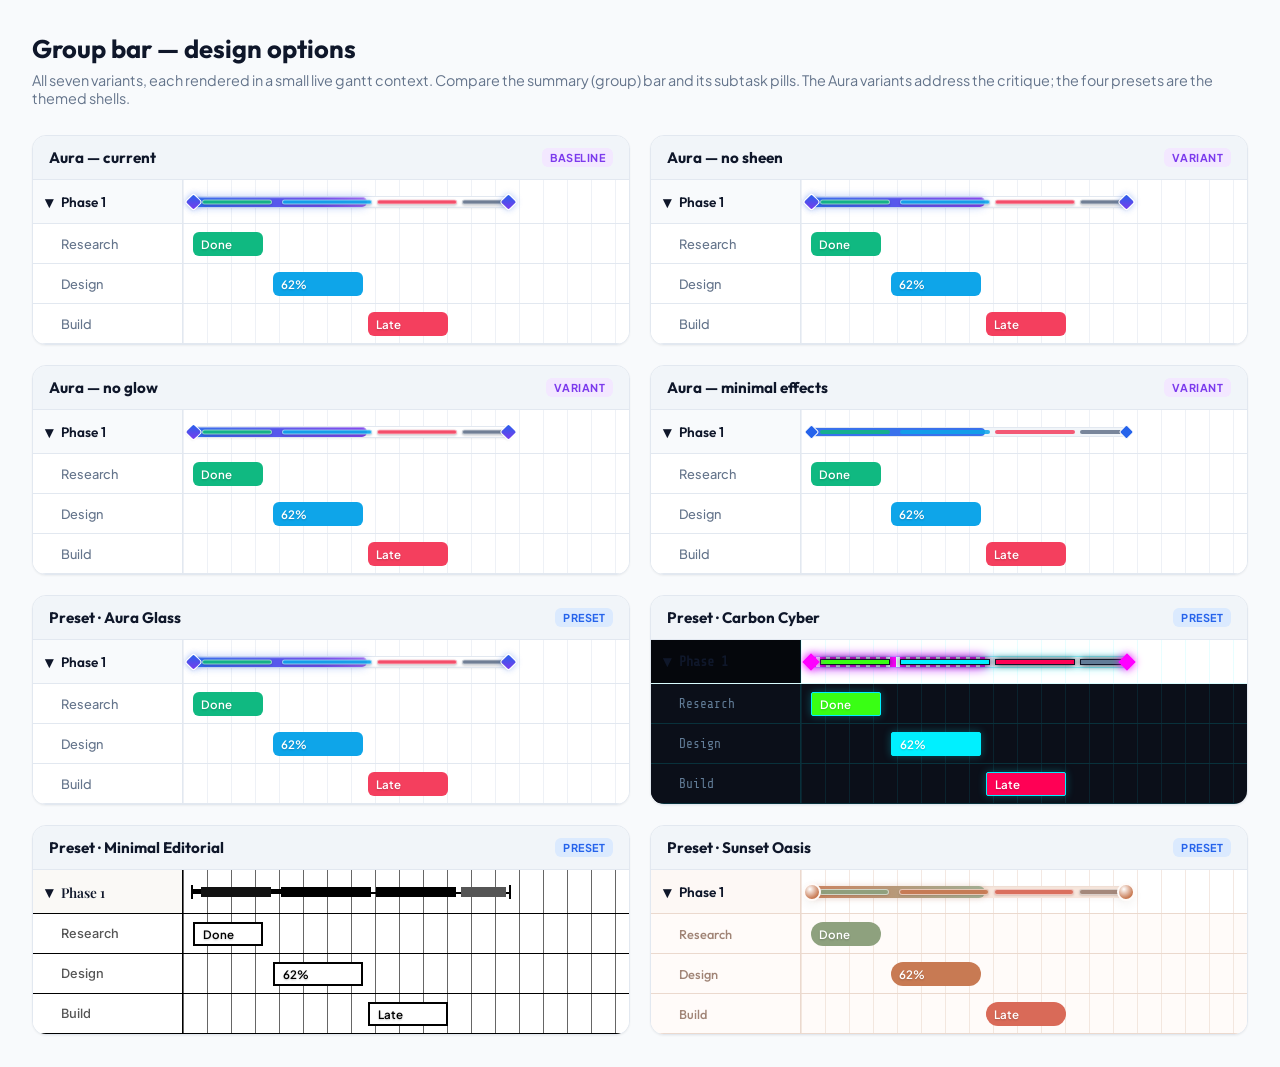
<file: demos/gantt-chart/group-bar-options.html>
<!DOCTYPE html>
<html lang="en">
<head>
<meta charset="UTF-8">
<meta name="viewport" content="width=device-width, initial-scale=1.0">
<title>Group Bar — Design Options</title>
<link rel="preconnect" href="https://fonts.googleapis.com">
<link rel="preconnect" href="https://fonts.gstatic.com" crossorigin>
<link href="https://fonts.googleapis.com/css2?family=Outfit:wght@300;400;500;600;700&family=Plus+Jakarta+Sans:wght@300;400;500;600;700&family=Share+Tech+Mono&family=Playfair+Display:ital,wght@0,400;0,600;0,700;1,400&family=Inter:wght@400;500;600;700&display=swap" rel="stylesheet">
<style>
:root{
  --font-primary:'Plus Jakarta Sans',-apple-system,sans-serif;
  --font-display:'Outfit',sans-serif;
  --bg-color:#f8fafc; --surface-color:#fff; --surface-hover:#f1f5f9;
  --border-color:#e2e8f0; --text-main:#0f172a; --text-muted:#64748b; --text-inverse:#fff;
  --primary:#2563eb; --primary-hover:#1d4ed8; --primary-light:#dbeafe; --accent:#7c3aed;
  --status-not-started:#64748b; --status-in-progress:#0ea5e9; --status-completed:#10b981; --status-delayed:#f43f5e;
  --shadow-sm:0 1px 2px 0 rgb(0 0 0/.05);
  --shadow-md:0 4px 6px -1px rgb(0 0 0/.1),0 2px 4px -2px rgb(0 0 0/.1);
  --shadow-lg:0 10px 15px -3px rgb(0 0 0/.1),0 4px 6px -4px rgb(0 0 0/.1);
}
*{box-sizing:border-box;margin:0;padding:0}
body{font-family:var(--font-primary);background:var(--bg-color);color:var(--text-main);padding:32px;-webkit-font-smoothing:antialiased}
h1{font-family:var(--font-display);font-size:1.6rem;margin-bottom:6px}
.sub{color:var(--text-muted);margin-bottom:28px;font-size:.9rem}
.grid{display:grid;grid-template-columns:repeat(auto-fill,minmax(420px,1fr));gap:20px}
.panel{border:1px solid var(--border-color);border-radius:14px;overflow:hidden;background:var(--surface-color);box-shadow:var(--shadow-sm)}
.panel-head{display:flex;align-items:center;justify-content:space-between;padding:12px 16px;border-bottom:1px solid var(--border-color);background:var(--surface-hover)}
.panel-name{font-family:var(--font-display);font-weight:700;font-size:.95rem}
.panel-tag{font-size:.68rem;font-weight:700;text-transform:uppercase;letter-spacing:.04em;padding:3px 8px;border-radius:6px;background:var(--primary-light);color:var(--primary)}
.panel-tag.variant{background:#f3e8ff;color:#7c3aed}
.stage{padding:0}

/* ---- mini gantt scaffold ---- */
.mini{--day:24px;--rows:44px}
.mini .row-group{position:relative;height:44px;border-bottom:1px solid var(--border-color);display:flex;align-items:center}
.mini .row-task{position:relative;height:40px;border-bottom:1px solid var(--border-color);background:var(--surface-color)}
.mini .label{position:absolute;left:0;top:0;width:150px;height:100%;display:flex;align-items:center;gap:8px;padding:0 12px;background:var(--bg-color);border-right:1px solid var(--border-color);z-index:6;font-family:var(--font-display);font-weight:600;font-size:.85rem}
.mini .row-task .label{background:var(--surface-color);font-family:var(--font-primary);font-weight:500;font-size:.8rem;color:var(--text-muted);padding-left:28px}
.mini .tl{position:absolute;left:150px;right:0;top:0;height:100%}
.mini .gridbg{position:absolute;inset:0;background-image:linear-gradient(to right,var(--border-color) 1px,transparent 1px);background-size:var(--day) 100%;opacity:.6}
.mini .bar{position:absolute;top:8px;height:24px;border-radius:6px;display:flex;align-items:center;padding:0 8px;color:#fff;font-size:.72rem;font-weight:600;text-shadow:0 1px 2px rgba(0,0,0,.2);overflow:hidden}

/* ============================================================
   GROUP / ROLLUP BAR — shared base then per-option overrides
   ============================================================ */
.rb{position:absolute;z-index:4;pointer-events:none}
.rb-prog{position:absolute;top:0;left:0;height:100%}
.rb-sub{position:absolute;top:0;left:0;width:100%;height:100%;pointer-events:none;z-index:3}
.rb-pill{position:absolute}

/* ---------- OPTION: AURA (current / full polish) ---------- */
.opt-aura .rb{top:16px;height:12px;left:8px;width:320px;
  background:linear-gradient(180deg,rgba(255,255,255,.55),rgba(255,255,255,0)),var(--surface-color);
  border:1px solid var(--border-color);border-radius:999px;overflow:visible;
  box-shadow:var(--shadow-sm),inset 0 1px 1px rgba(255,255,255,.6),inset 0 -1px 2px rgba(15,23,42,.05)}
.opt-aura .rb::before,.opt-aura .rb::after{content:'';position:absolute;top:50%;width:11px;height:11px;
  background:linear-gradient(135deg,var(--primary),var(--accent));border:1.5px solid var(--surface-color);
  border-radius:3px;transform:translateY(-50%) rotate(45deg);box-shadow:var(--shadow-sm),0 0 6px rgba(37,99,235,.35);z-index:5}
.opt-aura .rb::before{left:-5px}.opt-aura .rb::after{right:-5px}
.opt-aura .rb-prog{background:linear-gradient(90deg,var(--primary),var(--accent));border-radius:999px;opacity:.95;
  box-shadow:0 0 8px rgba(37,99,235,.35),inset 0 1px 1px rgba(255,255,255,.45)}
.opt-aura .rb-prog::after{content:'';position:absolute;inset:0;border-radius:999px;
  background:linear-gradient(100deg,transparent 30%,rgba(255,255,255,.35) 50%,transparent 70%);
  background-size:250% 100%;animation:sheen 3.5s ease-in-out infinite}
.opt-aura .rb-pill{height:5px;top:50%;transform:translateY(-50%);border-radius:999px;opacity:.92;
  border:.5px solid rgba(255,255,255,.55);box-shadow:0 1px 2px rgba(15,23,42,.25)}
@keyframes sheen{0%{background-position:200% 0}60%,100%{background-position:-120% 0}}

/* ---------- OPTION: AURA — NO SHEEN ---------- */
.opt-nosheen .rb{top:16px;height:12px;left:8px;width:320px;
  background:linear-gradient(180deg,rgba(255,255,255,.55),rgba(255,255,255,0)),var(--surface-color);
  border:1px solid var(--border-color);border-radius:999px;overflow:visible;
  box-shadow:var(--shadow-sm),inset 0 1px 1px rgba(255,255,255,.6),inset 0 -1px 2px rgba(15,23,42,.05)}
.opt-nosheen .rb::before,.opt-nosheen .rb::after{content:'';position:absolute;top:50%;width:11px;height:11px;
  background:linear-gradient(135deg,var(--primary),var(--accent));border:1.5px solid var(--surface-color);
  border-radius:3px;transform:translateY(-50%) rotate(45deg);box-shadow:var(--shadow-sm),0 0 6px rgba(37,99,235,.35);z-index:5}
.opt-nosheen .rb::before{left:-5px}.opt-nosheen .rb::after{right:-5px}
.opt-nosheen .rb-prog{background:linear-gradient(90deg,var(--primary),var(--accent));border-radius:999px;opacity:.95;
  box-shadow:0 0 8px rgba(37,99,235,.35),inset 0 1px 1px rgba(255,255,255,.45)}
.opt-nosheen .rb-pill{height:5px;top:50%;transform:translateY(-50%);border-radius:999px;opacity:.92;
  border:.5px solid rgba(255,255,255,.55);box-shadow:0 1px 2px rgba(15,23,42,.25)}

/* ---------- OPTION: AURA — NO GLOW ---------- */
.opt-noglow .rb{top:16px;height:12px;left:8px;width:320px;
  background:linear-gradient(180deg,rgba(255,255,255,.55),rgba(255,255,255,0)),var(--surface-color);
  border:1px solid var(--border-color);border-radius:999px;overflow:visible;
  box-shadow:var(--shadow-sm),inset 0 1px 1px rgba(255,255,255,.6)}
.opt-noglow .rb::before,.opt-noglow .rb::after{content:'';position:absolute;top:50%;width:11px;height:11px;
  background:linear-gradient(135deg,var(--primary),var(--accent));border:1.5px solid var(--surface-color);
  border-radius:3px;transform:translateY(-50%) rotate(45deg);box-shadow:var(--shadow-sm);z-index:5}
.opt-noglow .rb::before{left:-5px}.opt-noglow .rb::after{right:-5px}
.opt-noglow .rb-prog{background:linear-gradient(90deg,var(--primary),var(--accent));border-radius:999px;opacity:.95;
  box-shadow:inset 0 1px 1px rgba(255,255,255,.45)}
.opt-noglow .rb-pill{height:5px;top:50%;transform:translateY(-50%);border-radius:999px;opacity:.92;
  border:.5px solid rgba(255,255,255,.55);box-shadow:0 1px 2px rgba(15,23,42,.25)}

/* ---------- OPTION: AURA — MINIMAL EFFECTS (flat & calm) ---------- */
.opt-flat .rb{top:17px;height:10px;left:8px;width:320px;background:var(--surface-hover);
  border:1px solid var(--border-color);border-radius:999px;overflow:visible}
.opt-flat .rb::before,.opt-flat .rb::after{content:'';position:absolute;top:50%;width:9px;height:9px;
  background:var(--primary);border:1.5px solid var(--surface-color);border-radius:2px;
  transform:translateY(-50%) rotate(45deg);z-index:5}
.opt-flat .rb::before{left:-4px}.opt-flat .rb::after{right:-4px}
.opt-flat .rb-prog{background:var(--primary);border-radius:999px;opacity:.9}
.opt-flat .rb-pill{height:4px;top:50%;transform:translateY(-50%);border-radius:999px;opacity:.85}

/* ============================================================
   FULL PRESETS (themed shells)
   ============================================================ */
/* CYBER */
.preset-cyber{--bg-color:#05070c;--surface-color:#0b0f19;--surface-hover:#162235;--border-color:rgba(0,240,255,.15);
  --text-main:#00f0ff;--text-muted:#627d98;--primary:#00f0ff;--primary-light:#0d293d;--accent:#f0f;
  --status-in-progress:#00f0ff;--status-completed:#39ff14;--status-delayed:#ff0055;--status-not-started:#627d98;
  --font-primary:'Share Tech Mono',monospace;--font-display:'Share Tech Mono',monospace}
.preset-cyber .bar{background:transparent;border:1.5px solid var(--primary);box-shadow:0 0 8px rgba(0,240,255,.3);border-radius:2px}
.preset-cyber .rb{top:16px;height:12px;left:8px;width:320px;background:rgba(0,240,255,.04);
  border:1px solid rgba(0,240,255,.45);box-shadow:0 0 10px rgba(0,240,255,.35),inset 0 0 6px rgba(0,240,255,.15);overflow:visible}
.preset-cyber .rb::before,.preset-cyber .rb::after{content:'';position:absolute;top:50%;width:10px;height:10px;
  background:var(--accent);border:1px solid var(--accent);transform:translateY(-50%) rotate(45deg);box-shadow:0 0 8px var(--accent);z-index:5}
.preset-cyber .rb::before{left:-5px}.preset-cyber .rb::after{right:-5px}
.preset-cyber .rb-prog{background:repeating-linear-gradient(90deg,var(--accent) 0,var(--accent) 6px,transparent 6px,transparent 10px);box-shadow:0 0 12px var(--accent)}
.preset-cyber .rb-pill{height:6px;top:50%;transform:translateY(-50%);border:1px solid currentColor;background:transparent;box-shadow:0 0 6px currentColor}

/* MINIMAL */
.preset-minimal{--bg-color:#faf9f6;--surface-color:#fff;--surface-hover:#f3efe6;--border-color:#000;
  --text-main:#111;--text-muted:#555;--primary:#000;--primary-light:#eae5db;--accent:#000;
  --status-in-progress:#000;--status-completed:#111;--status-delayed:#000;--status-not-started:#555;
  --font-primary:'Inter',sans-serif;--font-display:'Playfair Display',serif}
.preset-minimal *{border-radius:0!important}
.preset-minimal .bar{background:#fff!important;color:#000;border:2px solid #000}
.preset-minimal .rb{top:22px;height:0;left:8px;width:320px;border-bottom:2px solid #000;overflow:visible}
.preset-minimal .rb::before,.preset-minimal .rb::after{content:'';position:absolute;top:-7px;width:2px;height:14px;background:#000;z-index:5}
.preset-minimal .rb::before{left:0}.preset-minimal .rb::after{right:0}
.preset-minimal .rb-prog{background:#000;height:5px;top:-3px}
.preset-minimal .rb-pill{height:10px;width:2px;top:-5px;background:#000;opacity:1}

/* OASIS */
.preset-oasis{--bg-color:#fdf8f5;--surface-color:#fffbf9;--surface-hover:#f9ede6;--border-color:#ebd9ce;
  --text-main:#5c3d2e;--text-muted:#a08476;--primary:#c87a53;--primary-light:#f7e6dc;--accent:#99a98c;
  --status-in-progress:#c87a53;--status-completed:#8ea17e;--status-delayed:#d96a58;--status-not-started:#a08476;
  --font-primary:'Outfit',sans-serif;--font-display:'Outfit',sans-serif;
  --shadow-sm:0 2px 4px rgba(92,61,46,.04);--shadow-md:0 4px 10px rgba(92,61,46,.06)}
.preset-oasis .bar{border-radius:9999px;background:linear-gradient(90deg,var(--primary),var(--accent))}
.preset-oasis .rb{top:16px;height:12px;left:8px;width:320px;background:var(--primary-light);border-radius:9999px;
  box-shadow:var(--shadow-sm),inset 0 1px 2px rgba(92,61,46,.06);overflow:visible}
.preset-oasis .rb::before,.preset-oasis .rb::after{content:'';position:absolute;top:50%;width:14px;height:14px;border-radius:50%;
  background:radial-gradient(circle at 35% 30%,#fff 0,var(--primary) 70%);border:2px solid var(--surface-color);
  transform:translateY(-50%);box-shadow:var(--shadow-md);z-index:5}
.preset-oasis .rb::before{left:-6px}.preset-oasis .rb::after{right:-6px}
.preset-oasis .rb-prog{background:linear-gradient(90deg,var(--primary),var(--accent));border-radius:9999px;opacity:.9;box-shadow:0 0 6px rgba(200,122,83,.3)}
.preset-oasis .rb-pill{height:6px;border-radius:9999px;top:50%;transform:translateY(-50%);border:.5px solid rgba(255,255,255,.6);opacity:.95;box-shadow:0 1px 2px rgba(92,61,46,.2)}
</style>
</head>
<body>
<h1>Group bar — design options</h1>
<p class="sub">All seven variants, each rendered in a small live gantt context. Compare the summary (group) bar and its subtask pills. The Aura variants address the critique; the four presets are the themed shells.</p>

<div class="grid" id="grid"></div>

<script>
const presets = [
  {cls:'opt-aura',     name:'Aura — current',        tag:'variant', tagtext:'baseline', themed:false},
  {cls:'opt-nosheen',  name:'Aura — no sheen',       tag:'variant', tagtext:'variant',  themed:false},
  {cls:'opt-noglow',   name:'Aura — no glow',        tag:'variant', tagtext:'variant',  themed:false},
  {cls:'opt-flat',     name:'Aura — minimal effects',tag:'variant', tagtext:'variant',  themed:false},
  {cls:'preset-aura-full opt-aura', name:'Preset · Aura Glass',  tag:'preset', tagtext:'preset', themed:false},
  {cls:'preset-cyber', name:'Preset · Carbon Cyber', tag:'preset', tagtext:'preset', themed:true},
  {cls:'preset-minimal',name:'Preset · Minimal Editorial',tag:'preset',tagtext:'preset',themed:true},
  {cls:'preset-oasis', name:'Preset · Sunset Oasis', tag:'preset', tagtext:'preset', themed:true},
];

// subtasks: [leftPx, widthPx, statusVar]
const subs = [
  [10,70,'--status-completed'],
  [90,90,'--status-in-progress'],
  [185,80,'--status-delayed'],
  [270,45,'--status-not-started'],
];
const taskRows = [
  {n:'Research',  l:10, w:70,  s:'--status-completed',  txt:'Done'},
  {n:'Design',    l:90, w:90,  s:'--status-in-progress',txt:'62%'},
  {n:'Build',     l:185,w:80,  s:'--status-delayed',    txt:'Late'},
];

function panel(p){
  // For the cyber/minimal/oasis presets the rb uses preset rules; for aura-full reuse opt-aura
  const isPresetCls = p.cls.startsWith('preset-') && p.themed;
  const rbScope = isPresetCls ? p.cls.split(' ')[0] : '';
  const subPills = subs.map(([l,w,c])=>`<div class="rb-pill" style="left:${l}px;width:${w}px;background:var(${c})"></div>`).join('');
  const tasks = taskRows.map(t=>`
    <div class="row-task">
      <div class="label">${t.n}</div>
      <div class="tl"><div class="gridbg"></div>
        <div class="bar" style="left:${t.l}px;width:${t.w}px;background:var(${t.s})">${t.txt}</div>
      </div>
    </div>`).join('');
  return `
  <div class="panel">
    <div class="panel-head">
      <span class="panel-name">${p.name}</span>
      <span class="panel-tag ${p.tag==='variant'?'variant':''}">${p.tagtext}</span>
    </div>
    <div class="stage mini ${p.cls}">
      <div class="row-group">
        <div class="label"><span style="font-size:1rem">▾</span> Phase 1</div>
        <div class="tl"><div class="gridbg"></div>
          <div class="rb"><div class="rb-prog" style="width:55%"></div><div class="rb-sub">${subPills}</div></div>
        </div>
      </div>
      ${tasks}
    </div>
  </div>`;
}
document.getElementById('grid').innerHTML = presets.map(panel).join('');
</script>
</body>
</html>
</file>
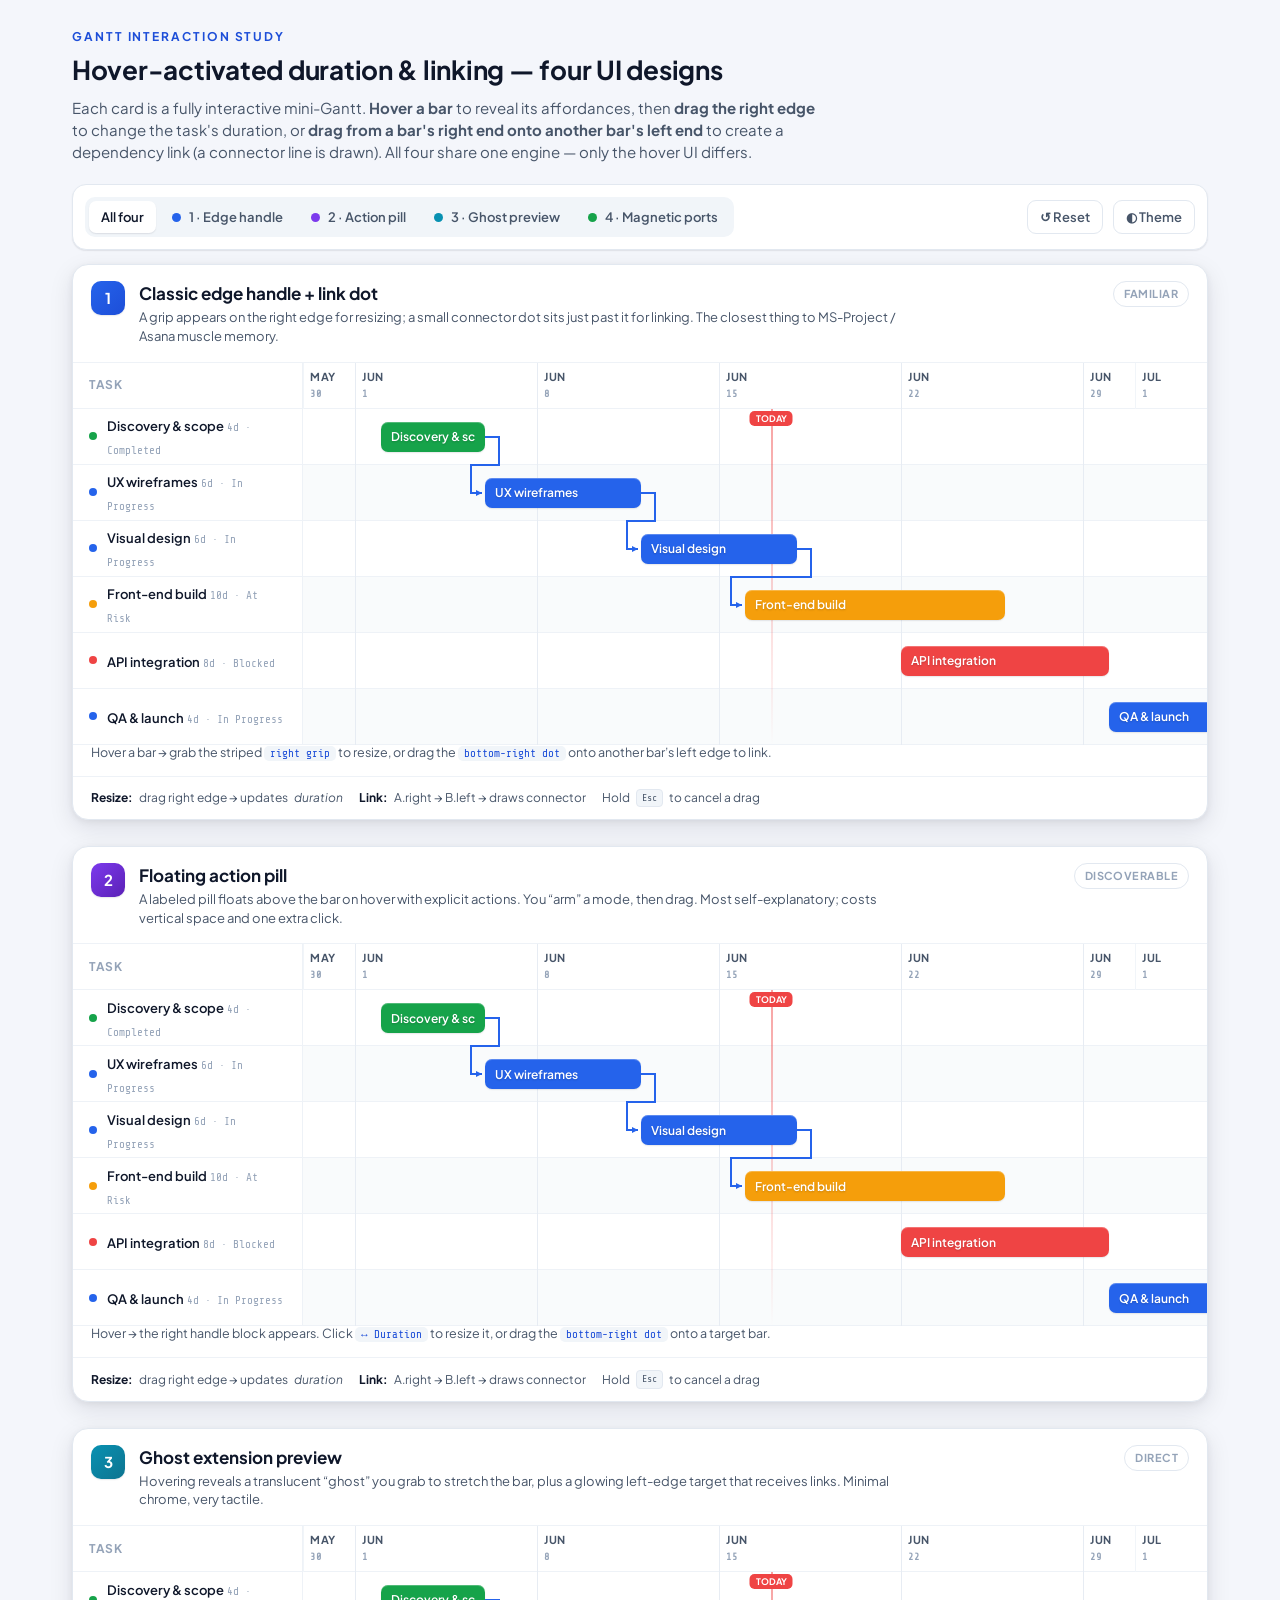
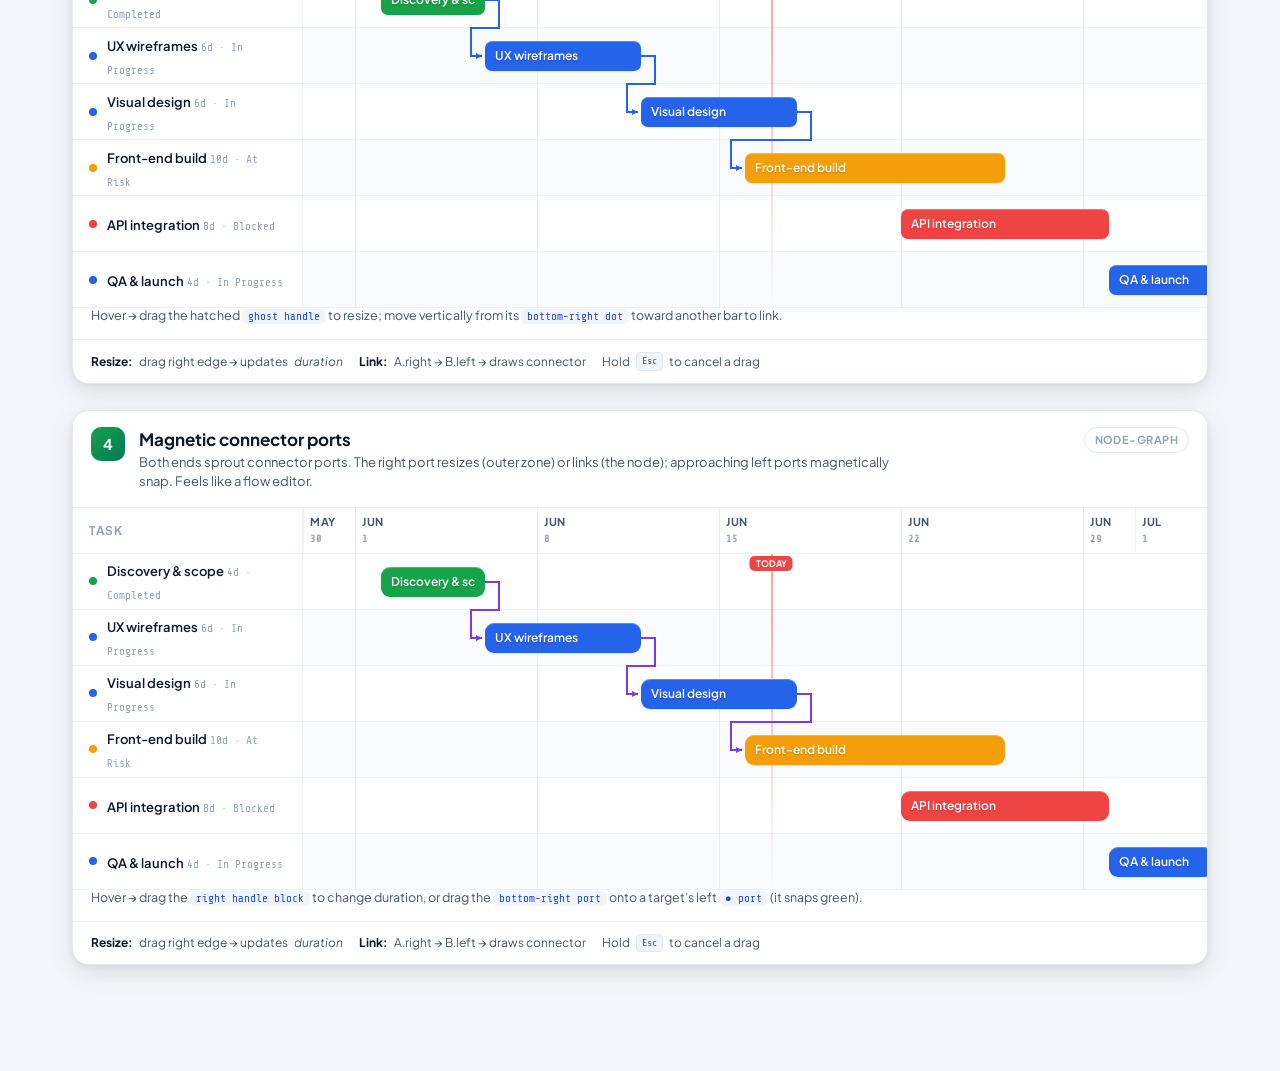
<file: demos/gantt-chart/hover-features.html>
<!doctype html>
<html lang="en">
<head>
<meta charset="utf-8">
<meta name="viewport" content="width=device-width, initial-scale=1">
<meta name="description" content="Four UI designs for hover-activated Gantt interactions: drag the right edge to change a task's duration, and drag-link a task's right end to another task's left end to draw a dependency line.">
<title>Gantt Hover Interactions — 4 UI Designs</title>
<link rel="preconnect" href="https://fonts.googleapis.com">
<link rel="preconnect" href="https://fonts.gstatic.com" crossorigin>
<link href="https://fonts.googleapis.com/css2?family=Plus+Jakarta+Sans:wght@300;400;500;600;700&family=Share+Tech+Mono&display=swap" rel="stylesheet">
<style>
  /* ============================== TOKENS ============================== */
  :root{
    --font: 'Plus Jakarta Sans', -apple-system, BlinkMacSystemFont, "Segoe UI", Roboto, sans-serif;
    --mono: 'Share Tech Mono', ui-monospace, monospace;

    --bg: #f4f6fb;
    --panel: #ffffff;
    --ink: #0f172a;
    --ink-soft: #475569;
    --ink-faint: #94a3b8;
    --line: #e2e8f0;
    --line-soft: #eef2f7;
    --grid: #f1f5f9;
    --grid-week: #e7ecf3;

    --accent: #2563eb;
    --accent-soft: #dbe6ff;
    --accent-ink: #1d4ed8;
    --good: #16a34a;
    --warn: #f59e0b;
    --bad: #ef4444;
    --violet: #7c3aed;
    --cyan: #0891b2;

    --bar-h: 30px;
    --row-h: 56px;
    --radius: 8px;
    --shadow-sm: 0 1px 2px rgba(15,23,42,.06), 0 1px 1px rgba(15,23,42,.04);
    --shadow-md: 0 8px 24px rgba(15,23,42,.10), 0 2px 6px rgba(15,23,42,.06);
    --shadow-lg: 0 18px 50px rgba(15,23,42,.18);
    --ease: cubic-bezier(.22,.61,.36,1);
  }
  body.dark{
    --bg:#0b1220; --panel:#111a2b; --ink:#e6edf7; --ink-soft:#9fb0c8; --ink-faint:#5e7191;
    --line:#22304a; --line-soft:#1a2740; --grid:#16233b; --grid-week:#1d2c47;
    --accent:#3b82f6; --accent-soft:#1c2e52; --accent-ink:#93b4ff;
    --shadow-sm:0 1px 2px rgba(0,0,0,.4); --shadow-md:0 10px 30px rgba(0,0,0,.5);
    --shadow-lg:0 22px 60px rgba(0,0,0,.6);
  }

  *{box-sizing:border-box}
  html,body{margin:0;padding:0}
  body{
    font-family:var(--font); background:var(--bg); color:var(--ink);
    -webkit-font-smoothing:antialiased; line-height:1.45;
  }

  /* ============================== SHELL ============================== */
  .wrap{max-width:1180px; margin:0 auto; padding:28px 22px 80px}
  .masthead{margin-bottom:20px}
  .eyebrow{font-size:12px; letter-spacing:.16em; text-transform:uppercase; color:var(--accent-ink); font-weight:700; margin:0 0 6px}
  h1{font-size:26px; font-weight:700; margin:0 0 8px; letter-spacing:-.01em}
  .lede{color:var(--ink-soft); max-width:760px; margin:0; font-size:15px}

  .toolbar{
    display:flex; flex-wrap:wrap; align-items:center; gap:10px;
    margin:22px 0 14px; padding:12px; background:var(--panel); border:1px solid var(--line);
    border-radius:14px; box-shadow:var(--shadow-sm); position:sticky; top:10px; z-index:40;
  }
  .seg{display:flex; background:var(--grid); border-radius:10px; padding:4px; gap:4px; flex-wrap:wrap}
  .seg button{
    border:0; background:transparent; font-family:var(--font); font-weight:600; font-size:13px;
    color:var(--ink-soft); padding:8px 12px; border-radius:7px; cursor:pointer; transition:all .18s var(--ease);
    display:flex; align-items:center; gap:8px;
  }
  .seg button .dot{width:9px; height:9px; border-radius:50%; flex:0 0 auto}
  .seg button[aria-pressed="true"]{background:var(--panel); color:var(--ink); box-shadow:var(--shadow-sm)}
  .spacer{flex:1 1 auto}
  .ghost-btn{
    border:1px solid var(--line); background:var(--panel); color:var(--ink-soft);
    font-family:var(--font); font-weight:600; font-size:13px; padding:8px 12px; border-radius:9px;
    cursor:pointer; transition:all .18s var(--ease); display:inline-flex; align-items:center; gap:7px;
  }
  .ghost-btn:hover{color:var(--ink); border-color:var(--ink-faint)}

  /* ============================== DESIGN CARD ============================== */
  .design{
    background:var(--panel); border:1px solid var(--line); border-radius:16px;
    box-shadow:var(--shadow-md); overflow:hidden; margin-bottom:26px;
  }
  .design-head{
    display:flex; align-items:flex-start; gap:14px; padding:16px 18px;
    border-bottom:1px solid var(--line-soft);
  }
  .badge{
    flex:0 0 auto; width:34px; height:34px; border-radius:10px; display:grid; place-items:center;
    font-weight:700; font-size:15px; color:#fff; box-shadow:var(--shadow-sm);
  }
  .d1 .badge{background:linear-gradient(135deg,#2563eb,#1d4ed8)}
  .d2 .badge{background:linear-gradient(135deg,#7c3aed,#5b21b6)}
  .d3 .badge{background:linear-gradient(135deg,#0891b2,#0e7490)}
  .d4 .badge{background:linear-gradient(135deg,#16a34a,#047857)}
  .design-head h2{font-size:17px; margin:0 0 2px; font-weight:700}
  .design-head p{margin:0; color:var(--ink-soft); font-size:13px; max-width:780px}
  .design-tag{
    margin-left:auto; flex:0 0 auto; font-size:11px; font-weight:700; letter-spacing:.04em;
    text-transform:uppercase; color:var(--ink-faint); border:1px solid var(--line);
    border-radius:999px; padding:4px 10px; white-space:nowrap;
  }

  /* ============================== GANTT CORE ============================== */
  .gantt{display:flex; position:relative}
  .sidebar{
    flex:0 0 230px; width:230px; border-right:1px solid var(--line-soft);
    background:var(--panel); z-index:6;
  }
  .side-head, .time-head{height:46px; border-bottom:1px solid var(--line-soft);
    display:flex; align-items:center; font-size:12px; font-weight:700; color:var(--ink-faint);
    letter-spacing:.06em; text-transform:uppercase;}
  .side-head{padding:0 16px}
  .side-row{
    height:var(--row-h); display:flex; align-items:center; gap:10px; padding:0 16px;
    border-bottom:1px solid var(--line-soft);
  }
  .side-row .swatch{width:8px; height:8px; border-radius:50%; flex:0 0 auto}
  .side-row .meta{min-width:0}
  .side-row .nm{font-size:13px; font-weight:600; white-space:nowrap; overflow:hidden; text-overflow:ellipsis}
  .side-row .sub{font-size:11px; color:var(--ink-faint); font-family:var(--mono)}

  .scroll{flex:1 1 auto; overflow-x:auto; position:relative}
  .canvas{position:relative}
  .time-head{position:relative; display:block; height:46px; padding:0}
  .tick{
    position:absolute; top:0; height:46px; border-left:1px solid var(--grid);
    font-size:11px; color:var(--ink-faint); padding:6px 0 0 6px; box-sizing:border-box;
  }
  .tick.week{border-left-color:var(--grid-week)}
  .tick .mo{font-weight:700; color:var(--ink-soft); display:block; font-size:11px}
  .tick .dy{font-family:var(--mono); font-size:10px}
  .rows{position:relative}
  .grid-row{
    position:absolute; left:0; right:0; height:var(--row-h); border-bottom:1px solid var(--line-soft);
  }
  .grid-row.alt{background:color-mix(in srgb, var(--grid) 45%, transparent)}
  .vline{position:absolute; top:0; bottom:0; width:1px; background:var(--grid)}
  .vline.week{background:var(--grid-week)}
  .today-line{position:absolute; top:0; bottom:0; width:2px; background:linear-gradient(var(--bad),transparent); opacity:.5; z-index:2}
  .today-flag{position:absolute; top:2px; transform:translateX(-50%); font-size:9px; font-weight:700;
    color:#fff; background:var(--bad); padding:1px 6px; border-radius:5px; z-index:3}

  /* SVG link layer */
  .links{position:absolute; inset:0; pointer-events:none; z-index:5; overflow:visible}
  .link-path{fill:none; stroke:var(--accent); stroke-width:2; }
  .link-arrow{fill:var(--accent)}

  /* BAR */
  .bar{
    position:absolute; height:var(--bar-h); border-radius:7px; cursor:grab; z-index:4;
    background:var(--accent); box-shadow:var(--shadow-sm), inset 0 1px 0 rgba(255,255,255,.25);
    transition:box-shadow .15s var(--ease), filter .15s var(--ease);
    user-select:none; overflow:visible;
  }
  .bar:hover{filter:brightness(1.04); box-shadow:var(--shadow-md), inset 0 1px 0 rgba(255,255,255,.25)}
  .bar .fill{position:absolute; inset:0; border-radius:7px; background:rgba(255,255,255,.22); width:0}
  .bar .label{
    position:absolute; left:10px; right:10px; top:0; bottom:0; display:flex; align-items:center;
    font-size:12px; font-weight:600; color:#fff; white-space:nowrap; overflow:hidden; text-overflow:ellipsis;
    pointer-events:none; text-shadow:0 1px 2px rgba(0,0,0,.18);
  }
  .bar[data-status="Completed"]{background:var(--good)}
  .bar[data-status="At Risk"]{background:var(--warn)}
  .bar[data-status="Blocked"]{background:var(--bad)}
  .bar.dragging{cursor:grabbing; box-shadow:var(--shadow-lg); z-index:20}
  .bar.resizing{z-index:20}

  /* duration chip shown while resizing */
  .dur-chip{
    position:absolute; top:-30px; right:0; transform:translateX(40%);
    background:var(--ink); color:#fff; font-size:11px; font-weight:700; font-family:var(--mono);
    padding:4px 8px; border-radius:6px; white-space:nowrap; box-shadow:var(--shadow-md);
    opacity:0; pointer-events:none; transition:opacity .12s var(--ease); z-index:30;
  }
  .dur-chip::after{content:""; position:absolute; bottom:-4px; left:50%; transform:translateX(-50%);
    border:4px solid transparent; border-top-color:var(--ink)}
  .bar.resizing .dur-chip{opacity:1}

  /* link drag rubber-band */
  .rubber{position:absolute; inset:0; pointer-events:none; z-index:25; overflow:visible}
  .rubber path{fill:none; stroke:var(--accent); stroke-width:2.5; stroke-dasharray:5 5; stroke-linecap:round}
  .drop-ok{outline:2.5px solid var(--good); outline-offset:2px; border-radius:9px}
  .drop-self{outline:2.5px dashed var(--ink-faint); outline-offset:2px; border-radius:9px}

  .legend{display:flex; gap:16px; flex-wrap:wrap; padding:12px 18px; border-top:1px solid var(--line-soft);
    font-size:12px; color:var(--ink-soft)}
  .legend b{color:var(--ink)}
  .legend .k{display:inline-flex; align-items:center; gap:6px}
  .legend .kbd{font-family:var(--mono); font-size:10px; background:var(--grid); border:1px solid var(--line);
    border-radius:4px; padding:1px 5px; color:var(--ink-soft)}

  /* toast */
  .toast{
    position:fixed; bottom:24px; left:50%; transform:translateX(-50%) translateY(20px);
    background:var(--ink); color:#fff; font-size:13px; font-weight:600; padding:10px 16px;
    border-radius:10px; box-shadow:var(--shadow-lg); opacity:0; pointer-events:none;
    transition:all .25s var(--ease); z-index:200;
  }
  .toast.show{opacity:1; transform:translateX(-50%) translateY(0)}

  /* =========================================================
     DESIGN 1 — CLASSIC EDGE HANDLE + LINK DOT
     Visible right-edge grip; a small connector dot on the right
     for linking. Familiar, MS-Project-like.
     ========================================================= */
  .v1 .bar .grip-r{
    position:absolute; right:0; top:0; width:8px; height:100%;
    cursor:ew-resize; z-index:6; border-radius:0 7px 7px 0;
    opacity:0; transition:opacity .14s var(--ease);
    background:rgba(255,255,255,.55);
    border-left:1px solid rgba(255,255,255,.5);
  }
  .v1 .bar:hover .grip-r{opacity:1}
  .v1 .bar .grip-r::before{content:""; position:absolute; left:2px; top:50%; transform:translateY(-50%);
    width:2px; height:12px; border-left:2px dotted rgba(15,23,42,.5)}
  .v1 .bar .link-dot{
    position:absolute; right:-7px; bottom:-7px; transform:scale(.3);
    width:14px; height:14px; border-radius:50%; background:var(--panel);
    border:2px solid var(--accent); cursor:crosshair; z-index:7;
    opacity:0; transition:all .16s var(--ease); box-shadow:var(--shadow-sm);
  }
  .v1 .bar:hover .link-dot{opacity:1; transform:scale(1)}
  .v1 .bar .link-dot:hover{background:var(--accent); transform:scale(1.25)}

  /* =========================================================
     DESIGN 2 — FLOATING ACTION PILL
     On hover a pill floats above the bar with explicit
     "↔ Duration" and "↪ Link" actions. Discoverable, labeled.
     ========================================================= */
  .v2 .bar .pill{
    position:absolute; bottom:calc(100% + 8px); left:50%; transform:translateX(-50%) translateY(6px);
    display:flex; gap:0; background:var(--panel); border:1px solid var(--line); border-radius:10px;
    box-shadow:var(--shadow-md); opacity:0; pointer-events:none; transition:all .16s var(--ease); z-index:30;
    white-space:nowrap; overflow:hidden;
  }
  .v2 .bar:hover .pill{opacity:1; pointer-events:auto; transform:translateX(-50%) translateY(0)}
  .v2 .bar .pill button{
    border:0; background:transparent; font-family:var(--font); font-weight:600; font-size:11.5px;
    color:var(--ink-soft); padding:7px 11px; cursor:pointer; display:flex; align-items:center; gap:6px;
  }
  .v2 .bar .pill button:hover{background:var(--accent-soft); color:var(--accent-ink)}
  .v2 .bar .pill button+button{border-left:1px solid var(--line-soft)}
  .v2 .bar .pill .ic{font-weight:700; font-size:13px}
  .v2 .bar.arm-dur{cursor:ew-resize}
  .v2 .bar.arm-dur::after{content:""; position:absolute; right:0; top:0; bottom:0; width:6px;
    background:var(--accent-ink); border-radius:0 7px 7px 0}
  .v2 .bar.arm-link{cursor:crosshair}
  .v2 .bar .handle-block{
    position:absolute; right:-2px; top:4px; bottom:4px; width:18px;
    border-radius:7px; background:color-mix(in srgb, var(--accent) 76%, #fff);
    border:1px solid rgba(255,255,255,.62); box-shadow:var(--shadow-sm);
    opacity:0; transform:translateX(6px); transition:all .16s var(--ease); z-index:7;
    cursor:ew-resize;
  }
  .v2 .bar .handle-block::before{
    content:""; position:absolute; left:5px; top:5px; bottom:5px;
    border-left:2px dotted rgba(255,255,255,.78);
  }
  .v2 .bar .handle-block .link-dot{
    position:absolute; right:-6px; bottom:-8px; width:13px; height:13px;
    border-radius:50%; background:var(--panel); border:2px solid var(--violet);
    cursor:crosshair; box-shadow:var(--shadow-sm);
  }
  .v2 .bar:hover .handle-block,
  .v2 .bar.arm-dur .handle-block,
  .v2 .bar.arm-link .handle-block{opacity:1; transform:translateX(0)}

  /* =========================================================
     DESIGN 3 — GHOST EXTENSION PREVIEW
     Hovering the right portion shows a translucent "ghost"
     extension you grab to stretch; a glowing left-edge target
     receives links. Direct-manipulation, minimal chrome.
     ========================================================= */
  .v3 .bar .ghost{
    position:absolute; right:-2px; top:0; width:34px; height:100%;
    border-radius:0 7px 7px 0; cursor:ew-resize; z-index:6;
    background:repeating-linear-gradient(135deg, rgba(255,255,255,.0) 0 5px, rgba(255,255,255,.28) 5px 8px);
    border:1.5px dashed rgba(255,255,255,.7); border-left:0;
    opacity:0; transform:scaleX(.5); transform-origin:left; transition:all .16s var(--ease);
  }
  .v3 .bar:hover .ghost{opacity:1; transform:scaleX(1)}
  .v3 .bar .ghost::before{content:"↔"; position:absolute; right:8px; top:50%; transform:translateY(-50%);
    color:#fff; font-weight:700; font-size:13px}
  .v3 .bar .ghost::after{
    content:""; position:absolute; right:-7px; bottom:-8px; width:14px; height:14px;
    border-radius:50%; background:var(--panel); border:2px solid var(--cyan);
    box-shadow:var(--shadow-sm);
  }
  .v3 .bar .lead{
    position:absolute; left:-3px; top:50%; transform:translateY(-50%) scaleY(.4);
    width:6px; height:calc(100% + 8px); border-radius:4px; background:var(--cyan); z-index:7;
    opacity:0; transition:all .16s var(--ease); cursor:crosshair; box-shadow:0 0 0 0 rgba(8,145,178,.4);
  }
  .v3 .bar:hover .lead{opacity:1; transform:translateY(-50%) scaleY(1); animation:leadPulse 1.6s infinite}
  @keyframes leadPulse{0%,100%{box-shadow:0 0 0 0 rgba(8,145,178,.35)}50%{box-shadow:0 0 0 6px rgba(8,145,178,0)}}

  /* =========================================================
     DESIGN 4 — MAGNETIC CONNECTOR NODES
     Both ends show small "ports". Right port = resize OR link
     source; drag detects intent. Target left ports magnetically
     highlight & snap when a link approaches. Node-graph feel.
     ========================================================= */
  .v4 .bar{border-radius:9px}
  .v4 .bar .port{
    position:absolute; top:50%; width:16px; height:16px; border-radius:50%;
    background:var(--panel); border:2.5px solid var(--violet); z-index:7;
    transform:translateY(-50%) scale(0); transition:all .18s var(--ease); box-shadow:var(--shadow-sm);
  }
  .v4 .bar .port .core{position:absolute; inset:3px; border-radius:50%; background:var(--violet);
    transform:scale(0); transition:transform .15s var(--ease)}
  .v4 .bar .port.right{right:-9px; top:100%; cursor:crosshair}
  .v4 .bar .port.left{left:-9px; cursor:crosshair}
  .v4 .bar:hover .port{transform:translateY(-50%) scale(1)}
  .v4 .bar .port:hover .core{transform:scale(1)}
  .v4 .bar .port.right::after{content:""; position:absolute; right:50%; top:-10px; bottom:-10px; width:14px;
    transform:translateX(50%); cursor:ew-resize}
  .v4 .bar .resize-zone{position:absolute; right:0; top:0; width:14px; height:100%; cursor:ew-resize; z-index:6}
  .v4 .bar.snap-target .port.left{transform:translateY(-50%) scale(1.4); border-color:var(--good)}
  .v4 .bar.snap-target .port.left .core{transform:scale(1); background:var(--good)}
  .v4 .link-path{stroke:var(--violet)} .v4 .link-arrow{fill:var(--violet)}
  .v4 .rubber path{stroke:var(--violet)}

  /* small helper note under each gantt */
  .hint{padding:0 18px 14px; margin-top:-2px; font-size:12.5px; color:var(--ink-soft)}
  .hint code{font-family:var(--mono); font-size:11px; background:var(--grid); padding:1px 6px; border-radius:5px; color:var(--accent-ink)}

  @media (max-width:720px){
    .sidebar{flex-basis:140px; width:140px}
    .design-tag{display:none}
  }
</style>
</head>
<body>
<div class="wrap">
  <header class="masthead">
    <p class="eyebrow">Gantt interaction study</p>
    <h1>Hover-activated duration &amp; linking — four UI designs</h1>
    <p class="lede">
      Each card is a fully interactive mini-Gantt. <b>Hover a bar</b> to reveal its affordances, then
      <b>drag the right edge</b> to change the task's duration, or <b>drag from a bar's right end onto another bar's
      left end</b> to create a dependency link (a connector line is drawn). All four share one engine — only the
      hover UI differs.
    </p>
  </header>

  <div class="toolbar">
    <div class="seg" id="view-seg" role="tablist" aria-label="Show design">
      <button data-view="all" aria-pressed="true">All four</button>
      <button data-view="0" aria-pressed="false"><span class="dot" style="background:#2563eb"></span>1 · Edge handle</button>
      <button data-view="1" aria-pressed="false"><span class="dot" style="background:#7c3aed"></span>2 · Action pill</button>
      <button data-view="2" aria-pressed="false"><span class="dot" style="background:#0891b2"></span>3 · Ghost preview</button>
      <button data-view="3" aria-pressed="false"><span class="dot" style="background:#16a34a"></span>4 · Magnetic ports</button>
    </div>
    <div class="spacer"></div>
    <button class="ghost-btn" id="reset-btn" title="Reset all tasks &amp; links">↺ Reset</button>
    <button class="ghost-btn" id="theme-btn" title="Toggle dark mode">◐ Theme</button>
  </div>

  <div id="designs"></div>
</div>

<div class="toast" id="toast"></div>

<script>
/* =====================================================================
   SHARED GANTT ENGINE
   One data model; rendered independently into each design container.
   Coordinate model mirrors the main demo: pxPerDay, day offsets.
   ===================================================================== */

const PX_PER_DAY = 26;
const ROW_H = 56;
const BAR_TOP = (ROW_H - 30) / 2; // center 30px bar in 56px row

// --- date helpers ---
function parseDate(s){ const [y,m,d]=s.split('-').map(Number); return new Date(y, m-1, d); }
function fmtISO(dt){ return `${dt.getFullYear()}-${String(dt.getMonth()+1).padStart(2,'0')}-${String(dt.getDate()).padStart(2,'0')}`; }
function addDays(dt,n){ const r=new Date(dt); r.setDate(r.getDate()+n); return r; }
function diffDays(a,b){ return Math.round((b-a)/86400000); }
const MONTHS=['Jan','Feb','Mar','Apr','May','Jun','Jul','Aug','Sep','Oct','Nov','Dec'];

// --- seed data (shared template; each design gets its own clone) ---
const SEED = {
  tasks: [
    { id:'t1', name:'Discovery & scope',     start:'2026-06-02', end:'2026-06-06', status:'Completed' },
    { id:'t2', name:'UX wireframes',          start:'2026-06-06', end:'2026-06-12', status:'In Progress' },
    { id:'t3', name:'Visual design',          start:'2026-06-12', end:'2026-06-18', status:'In Progress' },
    { id:'t4', name:'Front-end build',        start:'2026-06-16', end:'2026-06-26', status:'At Risk' },
    { id:'t5', name:'API integration',        start:'2026-06-22', end:'2026-06-30', status:'Blocked' },
    { id:'t6', name:'QA & launch',            start:'2026-06-30', end:'2026-07-04', status:'In Progress' },
  ],
  links: [ {from:'t1',to:'t2'}, {from:'t2',to:'t3'}, {from:'t3',to:'t4'} ],
};
const TODAY = '2026-06-17';
const STATUS_COLOR = { 'Completed':'#16a34a','In Progress':'#2563eb','At Risk':'#f59e0b','Blocked':'#ef4444' };

function projectBounds(tasks){
  let min=parseDate(tasks[0].start), max=parseDate(tasks[0].end);
  tasks.forEach(t=>{ const s=parseDate(t.start),e=parseDate(t.end); if(s<min)min=s; if(e>max)max=e; });
  return { start: addDays(min,-3), end: addDays(max,4) };
}

const DESIGNS = [
  { key:'v1', cls:'d1', n:'1', title:'Classic edge handle + link dot',
    tag:'Familiar', model:'edge-handle',
    blurb:'A grip appears on the right edge for resizing; a small connector dot sits just past it for linking. The closest thing to MS-Project / Asana muscle memory.',
    hint:'Hover a bar → grab the striped <code>right grip</code> to resize, or drag the <code>bottom-right dot</code> onto another bar’s left edge to link.' },
  { key:'v2', cls:'d2', n:'2', title:'Floating action pill',
    tag:'Discoverable', model:'pill',
    blurb:'A labeled pill floats above the bar on hover with explicit actions. You “arm” a mode, then drag. Most self-explanatory; costs vertical space and one extra click.',
    hint:'Hover → the right handle block appears. Click <code>↔ Duration</code> to resize it, or drag the <code>bottom-right dot</code> onto a target bar.' },
  { key:'v3', cls:'d3', n:'3', title:'Ghost extension preview',
    tag:'Direct', model:'ghost',
    blurb:'Hovering reveals a translucent “ghost” you grab to stretch the bar, plus a glowing left-edge target that receives links. Minimal chrome, very tactile.',
    hint:'Hover → drag the hatched <code>ghost handle</code> to resize; move vertically from its <code>bottom-right dot</code> toward another bar to link.' },
  { key:'v4', cls:'d4', n:'4', title:'Magnetic connector ports',
    tag:'Node-graph', model:'ports',
    blurb:'Both ends sprout connector ports. The right port resizes (outer zone) or links (the node); approaching left ports magnetically snap. Feels like a flow editor.',
    hint:'Hover → drag the <code>right handle block</code> to change duration, or drag the <code>bottom-right port</code> onto a target’s left <code>● port</code> (it snaps green).' },
];

/* ---------------------------------------------------------------------
   Build one design instance (its own cloned state + DOM + handlers)
   --------------------------------------------------------------------- */
function buildDesign(def){
  const state = {
    tasks: SEED.tasks.map(t=>({...t})),
    links: SEED.links.map(l=>({...l})),
  };

  // ---- card scaffold ----
  const card = document.createElement('section');
  card.className = `design ${def.cls}`;
  card.dataset.idx = DESIGNS.indexOf(def);
  card.innerHTML = `
    <div class="design-head">
      <div class="badge">${def.n}</div>
      <div>
        <h2>${def.title}</h2>
        <p>${def.blurb}</p>
      </div>
      <span class="design-tag">${def.tag}</span>
    </div>
    <div class="gantt ${def.key}">
      <div class="sidebar">
        <div class="side-head">Task</div>
        <div class="side-rows"></div>
      </div>
      <div class="scroll">
        <div class="canvas">
          <div class="time-head"></div>
          <div class="rows">
            <svg class="links"></svg>
            <svg class="rubber" style="display:none"></svg>
          </div>
        </div>
      </div>
    </div>
    <div class="hint">${def.hint}</div>
    <div class="legend">
      <span class="k"><b>Resize:</b> drag right edge → updates <i>duration</i></span>
      <span class="k"><b>Link:</b> A.right → B.left → draws connector</span>
      <span class="k">Hold <span class="kbd">Esc</span> to cancel a drag</span>
    </div>`;

  const sideRows = card.querySelector('.side-rows');
  const canvas   = card.querySelector('.canvas');
  const timeHead = card.querySelector('.time-head');
  const rows     = card.querySelector('.rows');
  const linksSvg = card.querySelector('.links');
  const rubber   = card.querySelector('.rubber');
  const scroll   = card.querySelector('.scroll');

  const ctx = { def, state, card, sideRows, canvas, timeHead, rows, linksSvg, rubber, scroll };
  render(ctx);
  return card;
}

/* ---------------------------------------------------------------------
   Render (idempotent): rebuild sidebar, header, rows, bars, links.
   --------------------------------------------------------------------- */
function render(ctx){
  const { state } = ctx;
  const bounds = projectBounds(state.tasks);
  ctx.bounds = bounds;
  const totalDays = diffDays(bounds.start, bounds.end);
  const width = totalDays * PX_PER_DAY;
  const height = state.tasks.length * ROW_H;

  // sidebar
  ctx.sideRows.innerHTML = state.tasks.map(t=>{
    const dur = diffDays(parseDate(t.start), parseDate(t.end));
    return `<div class="side-row" data-id="${t.id}">
      <span class="swatch" style="background:${STATUS_COLOR[t.status]||'#2563eb'}"></span>
      <span class="meta">
        <span class="nm">${t.name}</span>
        <span class="sub">${dur}d · ${t.status}</span>
      </span></div>`;
  }).join('');

  // time header ticks
  ctx.timeHead.style.width = width+'px';
  ctx.timeHead.innerHTML = '';
  for(let i=0;i<=totalDays;i++){
    const date = addDays(bounds.start, i);
    const isWeekStart = date.getDay()===1;
    const isMonthStart = date.getDate()===1 || i===0;
    if(isWeekStart || isMonthStart){
      const tick = document.createElement('div');
      tick.className = 'tick'+(isWeekStart?' week':'');
      tick.style.left = (i*PX_PER_DAY)+'px';
      tick.innerHTML = `<span class="mo">${MONTHS[date.getMonth()]}</span><span class="dy">${date.getDate()}</span>`;
      ctx.timeHead.appendChild(tick);
    }
  }

  // rows container
  ctx.rows.style.width = width+'px';
  ctx.rows.style.height = height+'px';
  // clear bars/gridlines but keep the two svgs
  [...ctx.rows.querySelectorAll('.grid-row,.vline,.bar,.today-line,.today-flag')].forEach(n=>n.remove());

  // gridlines
  state.tasks.forEach((t,i)=>{
    const gr = document.createElement('div');
    gr.className = 'grid-row'+(i%2?' alt':'');
    gr.style.top = (i*ROW_H)+'px';
    ctx.rows.appendChild(gr);
  });
  for(let i=0;i<=totalDays;i++){
    const date = addDays(bounds.start,i);
    if(date.getDay()===1){
      const v=document.createElement('div'); v.className='vline week'; v.style.left=(i*PX_PER_DAY)+'px';
      ctx.rows.appendChild(v);
    }
  }
  // today
  const todayOff = diffDays(bounds.start, parseDate(TODAY));
  if(todayOff>=0 && todayOff<=totalDays){
    const tl=document.createElement('div'); tl.className='today-line'; tl.style.left=(todayOff*PX_PER_DAY)+'px';
    const tf=document.createElement('div'); tf.className='today-flag'; tf.style.left=(todayOff*PX_PER_DAY)+'px'; tf.textContent='TODAY';
    ctx.rows.appendChild(tl); ctx.rows.appendChild(tf);
  }

  // size svgs
  ctx.linksSvg.setAttribute('width', width); ctx.linksSvg.setAttribute('height', height);
  ctx.linksSvg.style.width=width+'px'; ctx.linksSvg.style.height=height+'px';
  ctx.rubber.setAttribute('width', width); ctx.rubber.setAttribute('height', height);
  ctx.rubber.style.width=width+'px'; ctx.rubber.style.height=height+'px';

  // bars
  state.barEls = {};
  state.tasks.forEach((t,i)=>{
    const bar = makeBar(ctx, t, i);
    ctx.rows.appendChild(bar);
    state.barEls[t.id] = bar;
  });

  drawLinks(ctx);
}

function barGeom(ctx, t, i){
  const left = diffDays(ctx.bounds.start, parseDate(t.start)) * PX_PER_DAY;
  const dur  = diffDays(parseDate(t.start), parseDate(t.end));
  const w = Math.max(PX_PER_DAY*0.6, dur*PX_PER_DAY);
  const top = i*ROW_H + BAR_TOP;
  return { left, w, top, dur };
}

function makeBar(ctx, t, i){
  const g = barGeom(ctx, t, i);
  const bar = document.createElement('div');
  bar.className = 'bar';
  bar.dataset.id = t.id;
  bar.dataset.status = t.status;
  bar.style.left = g.left+'px';
  bar.style.width = g.w+'px';
  bar.style.top = g.top+'px';

  bar.innerHTML = `<div class="label">${t.name}</div><div class="dur-chip"></div>`;

  // design-specific affordance markup
  const m = ctx.def.model;
  if(m==='edge-handle'){
    bar.insertAdjacentHTML('beforeend',
      `<div class="grip-r" data-role="resize"></div><div class="link-dot" data-role="link"></div>`);
  } else if(m==='pill'){
    bar.insertAdjacentHTML('beforeend',
      `<div class="pill">
         <button data-arm="dur"><span class="ic">↔</span> Duration</button>
         <button data-arm="link"><span class="ic">↪</span> Link</button>
       </div>
       <div class="handle-block" data-role="resize"><span class="link-dot" data-role="link"></span></div>`);
  } else if(m==='ghost'){
    bar.insertAdjacentHTML('beforeend',
      `<div class="ghost" data-role="resize"></div><div class="lead" data-role="link-target"></div>`);
    // ghost also acts as link source via modifier-free drag detection
  } else if(m==='ports'){
    bar.insertAdjacentHTML('beforeend',
      `<div class="resize-zone" data-role="resize"></div>
       <div class="port left" data-role="link-target"><span class="core"></span></div>
       <div class="port right" data-role="link"><span class="core"></span></div>`);
  }

  attachBarHandlers(ctx, bar, t);
  return bar;
}

/* ---------------------------------------------------------------------
   Link rendering (orthogonal connector: A.right → B.left)
   --------------------------------------------------------------------- */
function drawLinks(ctx){
  const { state } = ctx;
  const ns='http://www.w3.org/2000/svg';
  ctx.linksSvg.innerHTML = `<defs>
     <marker id="arr-${ctx.def.key}" markerWidth="8" markerHeight="8" refX="6" refY="3" orient="auto" markerUnits="userSpaceOnUse">
       <path class="link-arrow" d="M0,0 L6,3 L0,6 Z"/></marker></defs>`;
  state.links.forEach(l=>{
    const a = state.tasks.find(x=>x.id===l.from), b = state.tasks.find(x=>x.id===l.to);
    if(!a||!b) return;
    const ai = state.tasks.indexOf(a), bi = state.tasks.indexOf(b);
    const ag = barGeom(ctx,a,ai), bg = barGeom(ctx,b,bi);
    const x1 = ag.left+ag.w, y1 = ag.top+15;
    const x2 = bg.left,       y2 = bg.top+15;
    const d = orthPath(x1,y1,x2,y2);
    const p = document.createElementNS(ns,'path');
    p.setAttribute('class','link-path');
    p.setAttribute('d', d);
    p.setAttribute('marker-end', `url(#arr-${ctx.def.key})`);
    ctx.linksSvg.appendChild(p);
  });
}
function orthPath(x1,y1,x2,y2){
  const gap = 14;
  if(x2 >= x1+gap*2){
    const mx = x1 + (x2-x1)/2;
    return `M${x1},${y1} H${mx} V${y2} H${x2-3}`;
  }
  // route around when target is left of / overlapping source
  return `M${x1},${y1} h${gap} V${(y1+y2)/2} H${x2-gap} V${y2} H${x2-3}`;
}

/* ---------------------------------------------------------------------
   Interaction: resize (right edge) + link (drag connector)
   Shared engine; entry points differ per design model.
   --------------------------------------------------------------------- */
function attachBarHandlers(ctx, bar, t){
  const m = ctx.def.model;

  // ---------- RESIZE ----------
  const startResize = (e) => {
    e.preventDefault(); e.stopPropagation();
    const i = ctx.state.tasks.indexOf(t);
    const g = barGeom(ctx, t, i);
    const startX = e.clientX;
    const startDur = g.dur;
    const chip = bar.querySelector('.dur-chip');
    bar.classList.add('resizing');
    document.body.style.cursor='ew-resize';

    const move = (ev) => {
      const dx = ev.clientX - startX;
      let newDur = Math.max(1, Math.round((g.w + dx)/PX_PER_DAY));
      const newW = newDur*PX_PER_DAY;
      bar.style.width = newW+'px';
      chip.textContent = `${newDur} day${newDur>1?'s':''}`;
      // live preview of end date in subtitle
      const sideSub = ctx.sideRows.querySelector(`[data-id="${t.id}"] .sub`);
      if(sideSub) sideSub.textContent = `${newDur}d · ${t.status}`;
      // live link redraw
      const prevEnd = t.end;
      t.end = fmtISO(addDays(parseDate(t.start), newDur));
      drawLinks(ctx);
      t.end = prevEnd; // keep authoritative until drop
      bar._pendingDur = newDur;
    };
    const up = () => {
      cleanup();
      if(bar._pendingDur){
        t.end = fmtISO(addDays(parseDate(t.start), bar._pendingDur));
        toast(`“${t.name}” → ${bar._pendingDur} days`);
        delete bar._pendingDur;
      }
      bar.classList.remove('resizing');
      document.body.style.cursor='';
      render(ctx);
    };
    const esc = (ev)=>{ if(ev.key==='Escape'){ delete bar._pendingDur; cleanup(); bar.classList.remove('resizing'); document.body.style.cursor=''; render(ctx);} };
    function cleanup(){ window.removeEventListener('mousemove',move); window.removeEventListener('mouseup',up); window.removeEventListener('keydown',esc);}
    window.addEventListener('mousemove',move); window.addEventListener('mouseup',up); window.addEventListener('keydown',esc);
  };

  // ---------- LINK ----------
  const startLink = (e) => {
    e.preventDefault(); e.stopPropagation();
    ctx.rubber.style.display='block';
    const rect = ctx.rows.getBoundingClientRect();
    const i = ctx.state.tasks.indexOf(t);
    const g = barGeom(ctx, t, i);
    const ox = e.clientX ? e.clientX - rect.left : g.left+g.w;
    const oy = e.clientY ? e.clientY - rect.top : g.top+15;
    let targetId = null;

    const move = (ev)=>{
      const mx = ev.clientX - rect.left;
      const my = ev.clientY - rect.top;
      // detect hovered target bar (left-end)
      targetId = null;
      ctx.card.querySelectorAll('.bar').forEach(b=>{ b.classList.remove('drop-ok','drop-self','snap-target'); });
      const el = document.elementFromPoint(ev.clientX, ev.clientY);
      const tgtBar = el && el.closest && el.closest('.bar');
      let snapX = mx, snapY = my;
      if(tgtBar){
        const tid = tgtBar.dataset.id;
        if(tid===t.id){ tgtBar.classList.add('drop-self'); }
        else if(!linkExists(ctx,t.id,tid) && !wouldCycle(ctx,tid,t.id)){
          targetId = tid;
          tgtBar.classList.add(m==='ports'?'snap-target':'drop-ok');
          const ti = ctx.state.tasks.indexOf(ctx.state.tasks.find(x=>x.id===tid));
          const tg = barGeom(ctx, ctx.state.tasks[ti], ti);
          snapX = tg.left; snapY = tg.top+15; // magnetic snap to left port
        } else {
          tgtBar.classList.add('drop-self');
        }
      }
      ctx.rubber.innerHTML = `<path d="${orthPath(ox,oy,snapX,snapY)}"/>`;
    };
    const up = ()=>{
      cleanup();
      ctx.rubber.style.display='none'; ctx.rubber.innerHTML='';
      ctx.card.querySelectorAll('.bar').forEach(b=>b.classList.remove('drop-ok','drop-self','snap-target'));
      if(targetId){
        ctx.state.links.push({from:t.id, to:targetId});
        const tgt = ctx.state.tasks.find(x=>x.id===targetId);
        toast(`Linked “${t.name}” → “${tgt.name}”`);
        render(ctx);
      }
    };
    const esc = (ev)=>{ if(ev.key==='Escape'){ targetId=null; up(); } };
    function cleanup(){ window.removeEventListener('mousemove',move); window.removeEventListener('mouseup',up); window.removeEventListener('keydown',esc);}
    window.addEventListener('mousemove',move); window.addEventListener('mouseup',up); window.addEventListener('keydown',esc);
  };

  // ---- wire entry points per design ----
  if(m==='edge-handle'){
    bar.querySelector('.grip-r').addEventListener('mousedown', startResize);
    bar.querySelector('.link-dot').addEventListener('mousedown', startLink);
  }
  else if(m==='pill'){
    let armed=null;
    bar.querySelectorAll('.pill button').forEach(btn=>{
      btn.addEventListener('mousedown', ev=>ev.stopPropagation());
      btn.addEventListener('click', ev=>{
        ev.stopPropagation();
        armed = btn.dataset.arm;
        bar.classList.toggle('arm-dur', armed==='dur');
        bar.classList.toggle('arm-link', armed==='link');
        toast(armed==='dur' ? 'Drag the right edge to resize' : 'Drag onto a target bar to link');
      });
    });
    bar.addEventListener('mousedown', ev=>{
      if(armed==='dur'){ startResize(ev); armed=null; bar.classList.remove('arm-dur'); }
      else if(armed==='link'){ startLink(ev); armed=null; bar.classList.remove('arm-link'); }
    });
    bar.querySelector('.handle-block').addEventListener('mousedown', startResize);
    bar.querySelector('.link-dot').addEventListener('mousedown', startLink);
  }
  else if(m==='ghost'){
    // ghost: drag = resize by default; if pointer leaves the source row vertically toward
    // another bar, treat as link. We disambiguate by initial intent: ghost resizes,
    // BUT holding on the ghost and moving onto another bar's lead links.
    const ghost = bar.querySelector('.ghost');
    ghost.addEventListener('mousedown', (e)=>{
      e.preventDefault(); e.stopPropagation();
      const startX=e.clientX, startY=e.clientY;
      let decided=null;
      const decide=(ev)=>{
        const dx=ev.clientX-startX, dy=ev.clientY-startY;
        if(decided) return;
        // hand off using the CURRENT pointer position so there's no jump
        if(Math.abs(dy)>14){ decided='link'; teardown(); startLink(ev); }     // vertical intent → link
        else if(Math.abs(dx)>4){ decided='resize'; teardown(); startResize(ev); } // horizontal → resize
      };
      const teardown=()=>{ window.removeEventListener('mousemove',decide); window.removeEventListener('mouseup',teardown); };
      window.addEventListener('mousemove',decide); window.addEventListener('mouseup',teardown);
    });
  }
  else if(m==='ports'){
    bar.querySelector('.resize-zone').addEventListener('mousedown', startResize);
    bar.querySelector('.port.right').addEventListener('mousedown', startLink);
  }
}

function linkExists(ctx, from, to){ return ctx.state.links.some(l=>l.from===from && l.to===to); }
function wouldCycle(ctx, from, to){
  // does adding from->to create a cycle? walk forward from `to`, see if we reach `from`
  const adj = {}; ctx.state.links.forEach(l=>{ (adj[l.from]=adj[l.from]||[]).push(l.to); });
  (adj[from]=adj[from]||[]).push(to);
  const seen=new Set(); const stack=[to];
  while(stack.length){ const n=stack.pop(); if(n===from) return true; if(seen.has(n))continue; seen.add(n); (adj[n]||[]).forEach(x=>stack.push(x)); }
  return false;
}

/* ---------------------------------------------------------------------
   App wiring
   --------------------------------------------------------------------- */
const designsRoot = document.getElementById('designs');
let cards = [];
let currentView='all';
function buildAll(){
  designsRoot.innerHTML=''; cards=[];
  DESIGNS.forEach(def=>{ const c = buildDesign(def); designsRoot.appendChild(c); cards.push(c); });
  applyView(currentView);
}
buildAll();

// view switcher
const seg = document.getElementById('view-seg');
seg.addEventListener('click', e=>{
  const btn = e.target.closest('button'); if(!btn) return;
  currentView = btn.dataset.view;
  [...seg.querySelectorAll('button')].forEach(b=>b.setAttribute('aria-pressed', String(b===btn)));
  applyView(currentView);
});
function applyView(v){
  cards.forEach((c,i)=>{ c.style.display = (v==='all'||String(i)===v) ? '' : 'none'; });
}

// reset
document.getElementById('reset-btn').addEventListener('click', ()=>{ buildAll(); toast('Reset all designs'); });
// theme
document.getElementById('theme-btn').addEventListener('click', ()=>{ document.body.classList.toggle('dark'); });

// toast
let toastTimer;
function toast(msg){
  const el = document.getElementById('toast');
  el.textContent = msg; el.classList.add('show');
  clearTimeout(toastTimer); toastTimer=setTimeout(()=>el.classList.remove('show'), 1800);
}
</script>
</body>
</html>
</file>
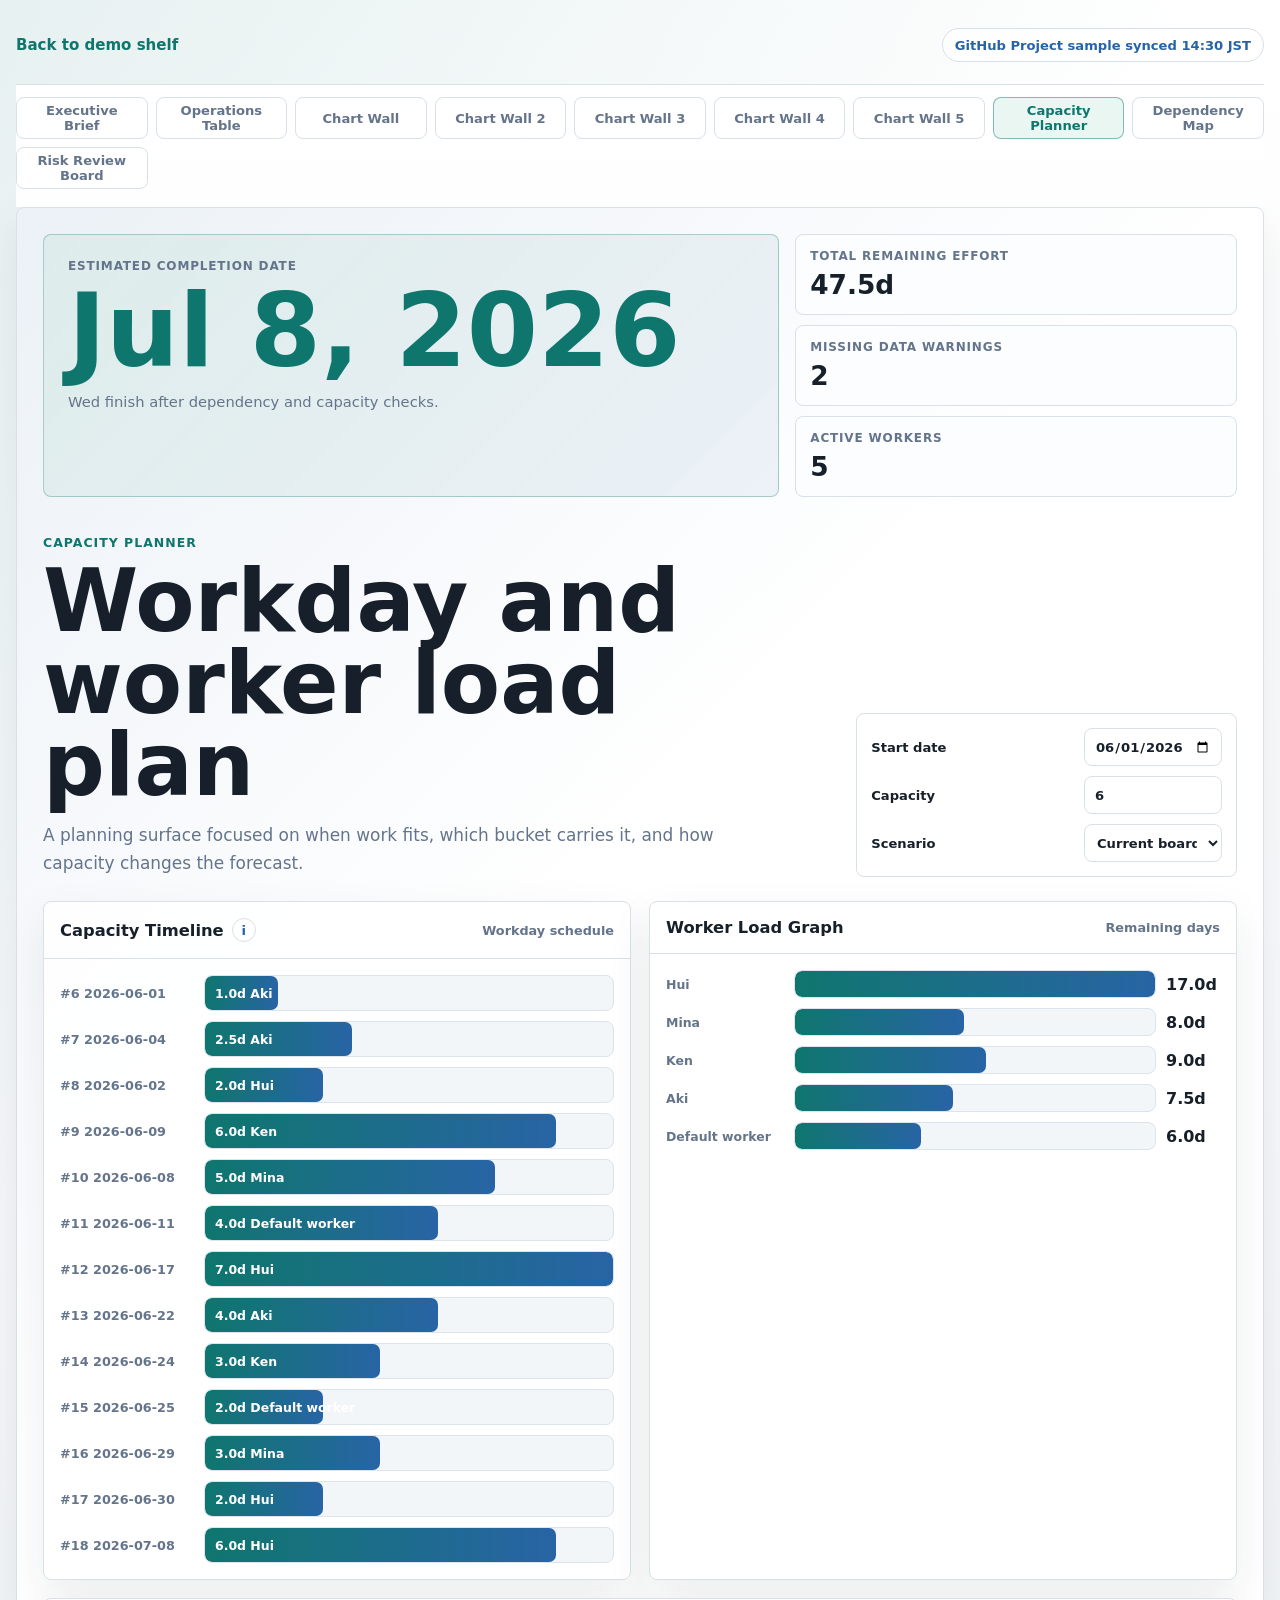
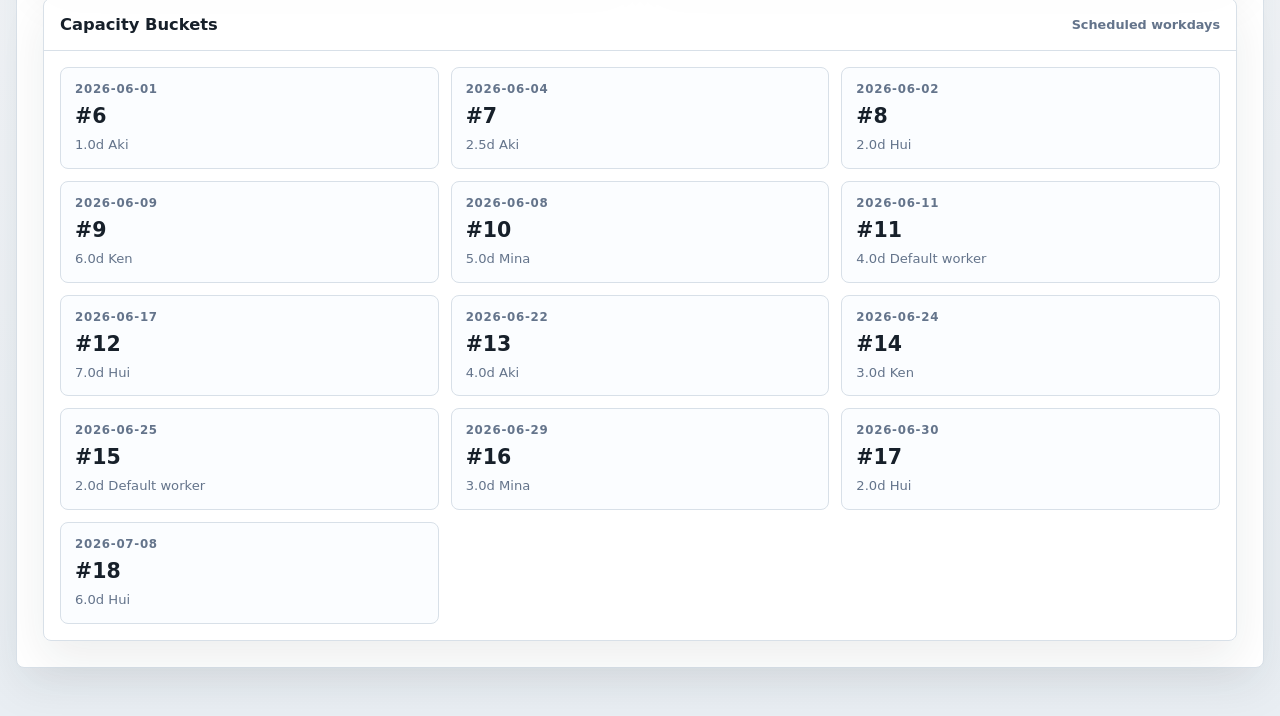
<file: demos/project-dashboard/capacity-planner.html>
<!doctype html>
<html lang="en">
  <head>
    <meta charset="utf-8">
    <meta name="viewport" content="width=device-width, initial-scale=1">
    <meta http-equiv="refresh" content="0; url=/demos/project-dashboard/#capacity">
    <title>Project Dashboard - Redirecting</title>
    <link rel="canonical" href="/demos/project-dashboard/#capacity">
    <script>location.replace('/demos/project-dashboard/#capacity');</script>
  </head>
  <body>
    <a href="/demos/project-dashboard/#capacity">Open dashboard design</a>
  </body>
</html>
</file>
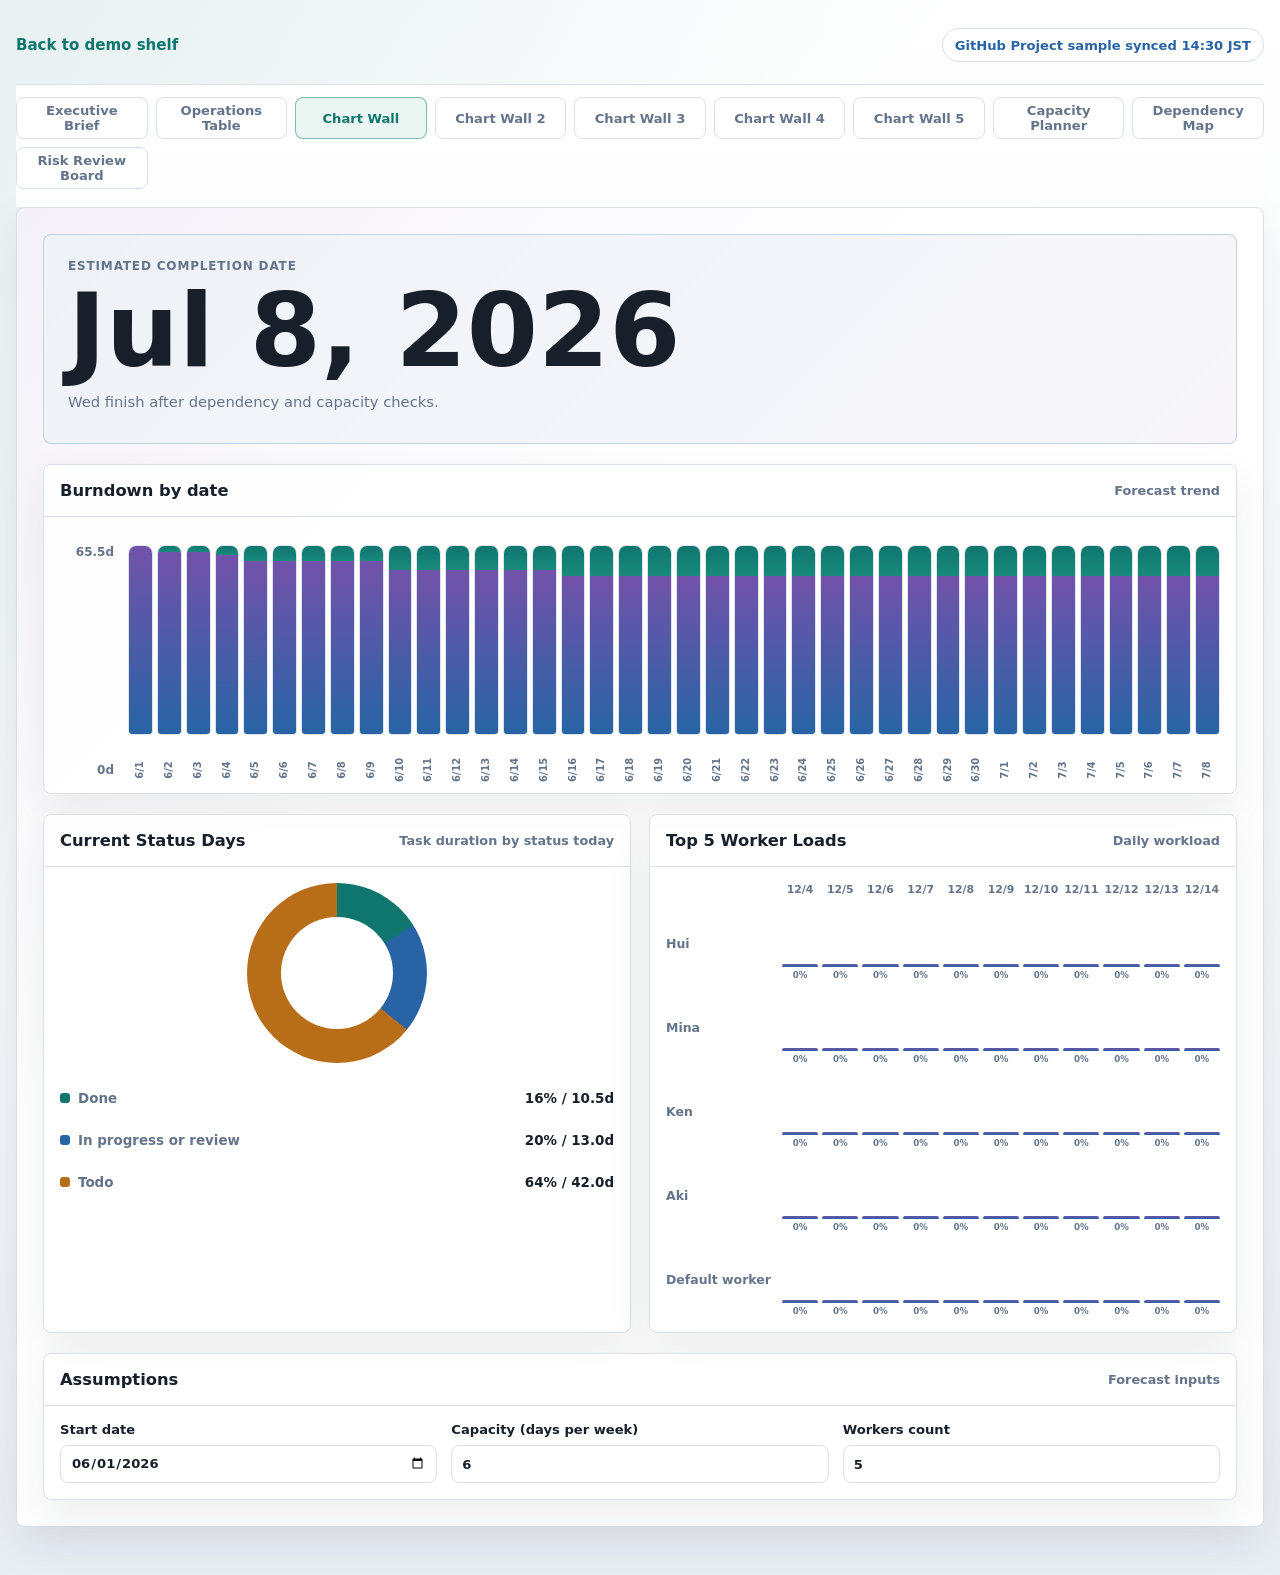
<file: demos/project-dashboard/chart-wall.html>
<!doctype html>
<html lang="en">
  <head>
    <meta charset="utf-8">
    <meta name="viewport" content="width=device-width, initial-scale=1">
    <meta http-equiv="refresh" content="0; url=/demos/project-dashboard/#charts">
    <title>Project Dashboard - Redirecting</title>
    <link rel="canonical" href="/demos/project-dashboard/#charts">
    <script>location.replace('/demos/project-dashboard/#charts');</script>
  </head>
  <body>
    <a href="/demos/project-dashboard/#charts">Open dashboard design</a>
  </body>
</html>
</file>
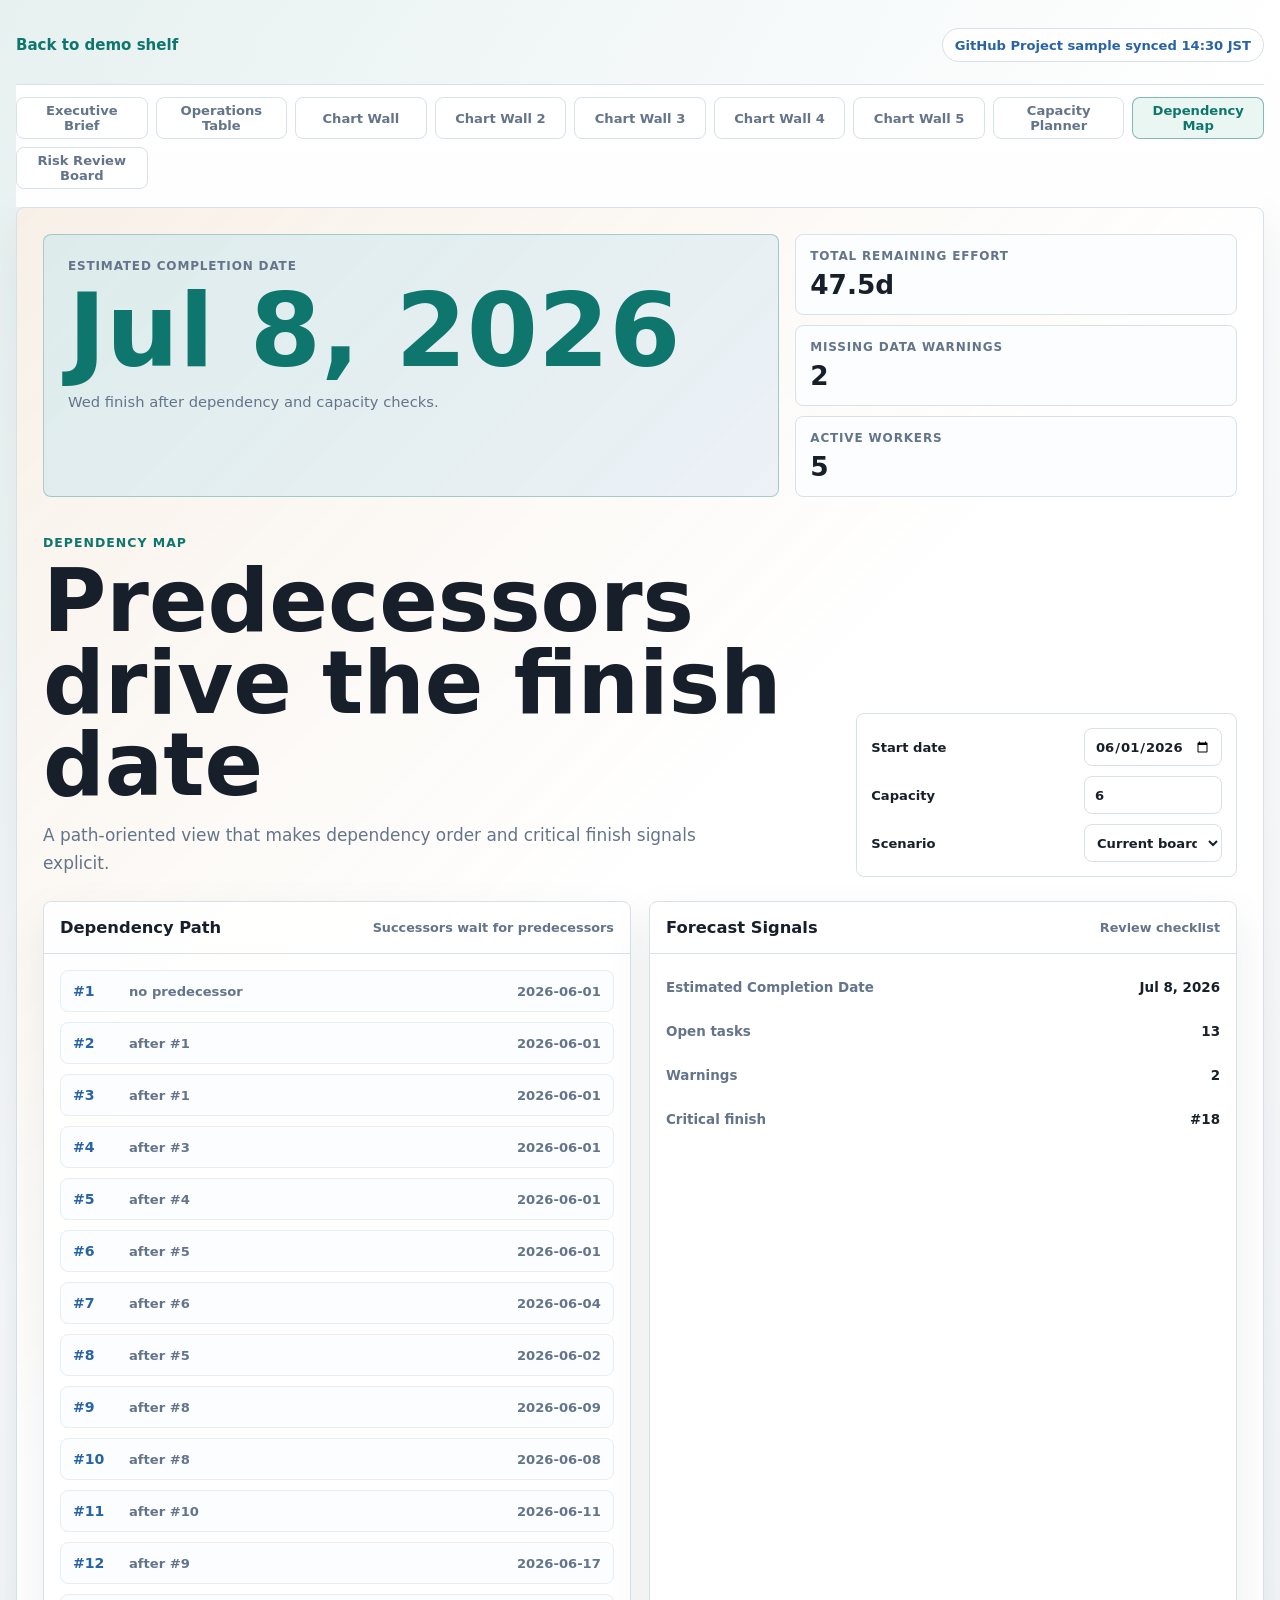
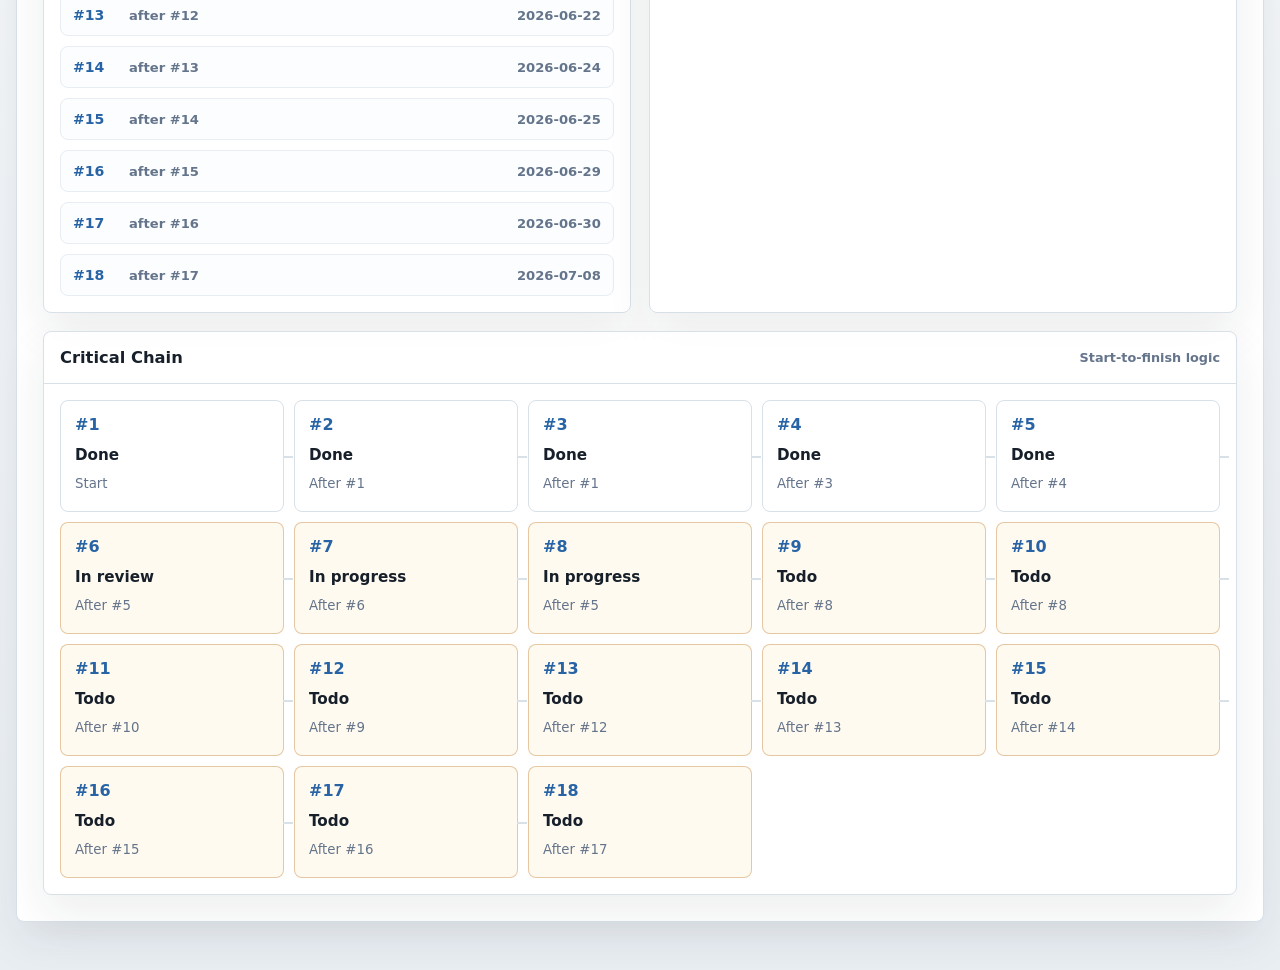
<file: demos/project-dashboard/dependency-map.html>
<!doctype html>
<html lang="en">
  <head>
    <meta charset="utf-8">
    <meta name="viewport" content="width=device-width, initial-scale=1">
    <meta http-equiv="refresh" content="0; url=/demos/project-dashboard/#dependency">
    <title>Project Dashboard - Redirecting</title>
    <link rel="canonical" href="/demos/project-dashboard/#dependency">
    <script>location.replace('/demos/project-dashboard/#dependency');</script>
  </head>
  <body>
    <a href="/demos/project-dashboard/#dependency">Open dashboard design</a>
  </body>
</html>
</file>
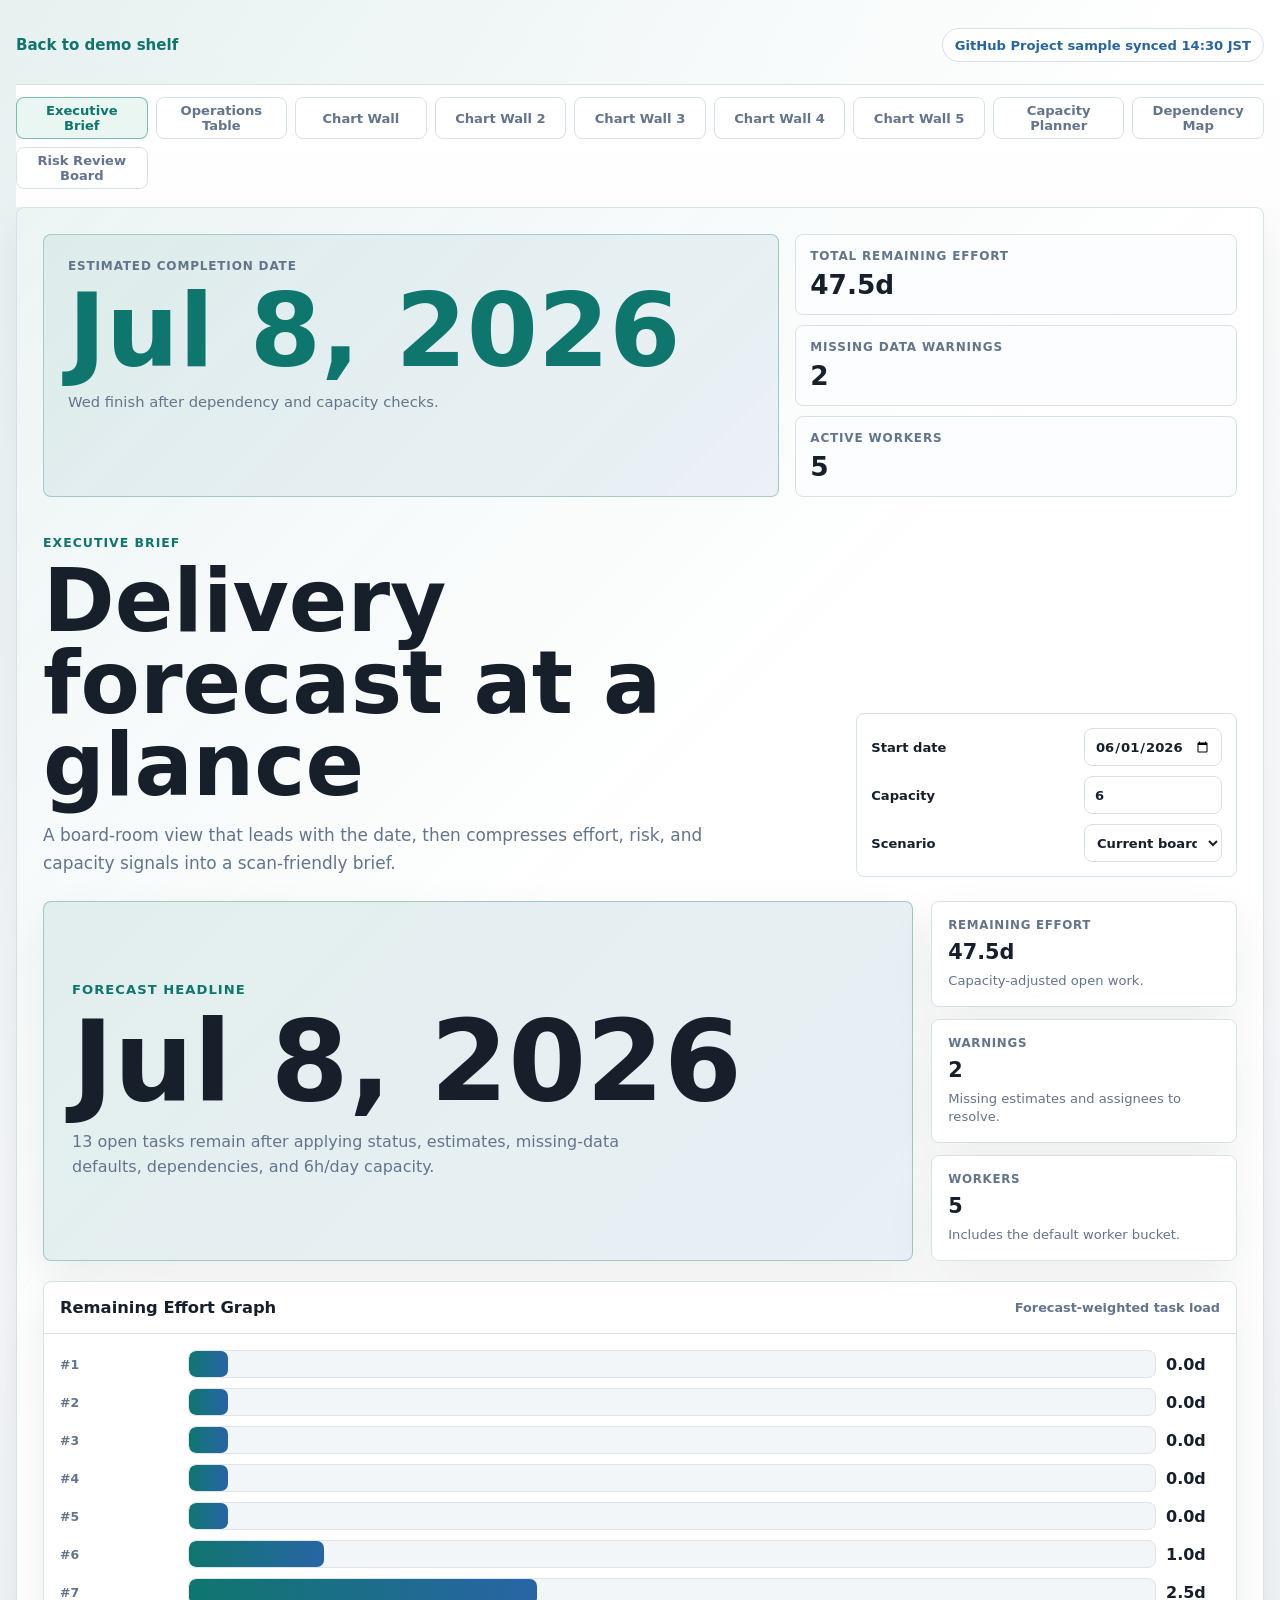
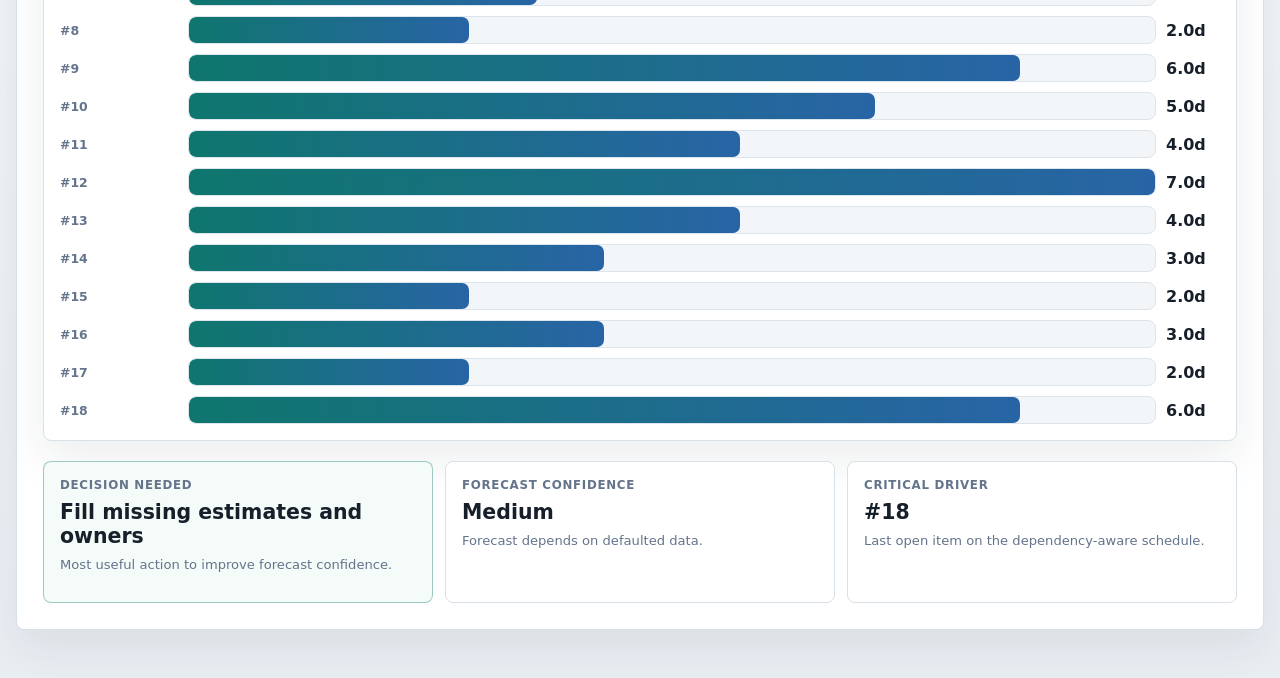
<file: demos/project-dashboard/executive-brief.html>
<!doctype html>
<html lang="en">
  <head>
    <meta charset="utf-8">
    <meta name="viewport" content="width=device-width, initial-scale=1">
    <meta http-equiv="refresh" content="0; url=/demos/project-dashboard/#executive">
    <title>Project Dashboard - Redirecting</title>
    <link rel="canonical" href="/demos/project-dashboard/#executive">
    <script>location.replace('/demos/project-dashboard/#executive');</script>
  </head>
  <body>
    <a href="/demos/project-dashboard/#executive">Open dashboard design</a>
  </body>
</html>
</file>
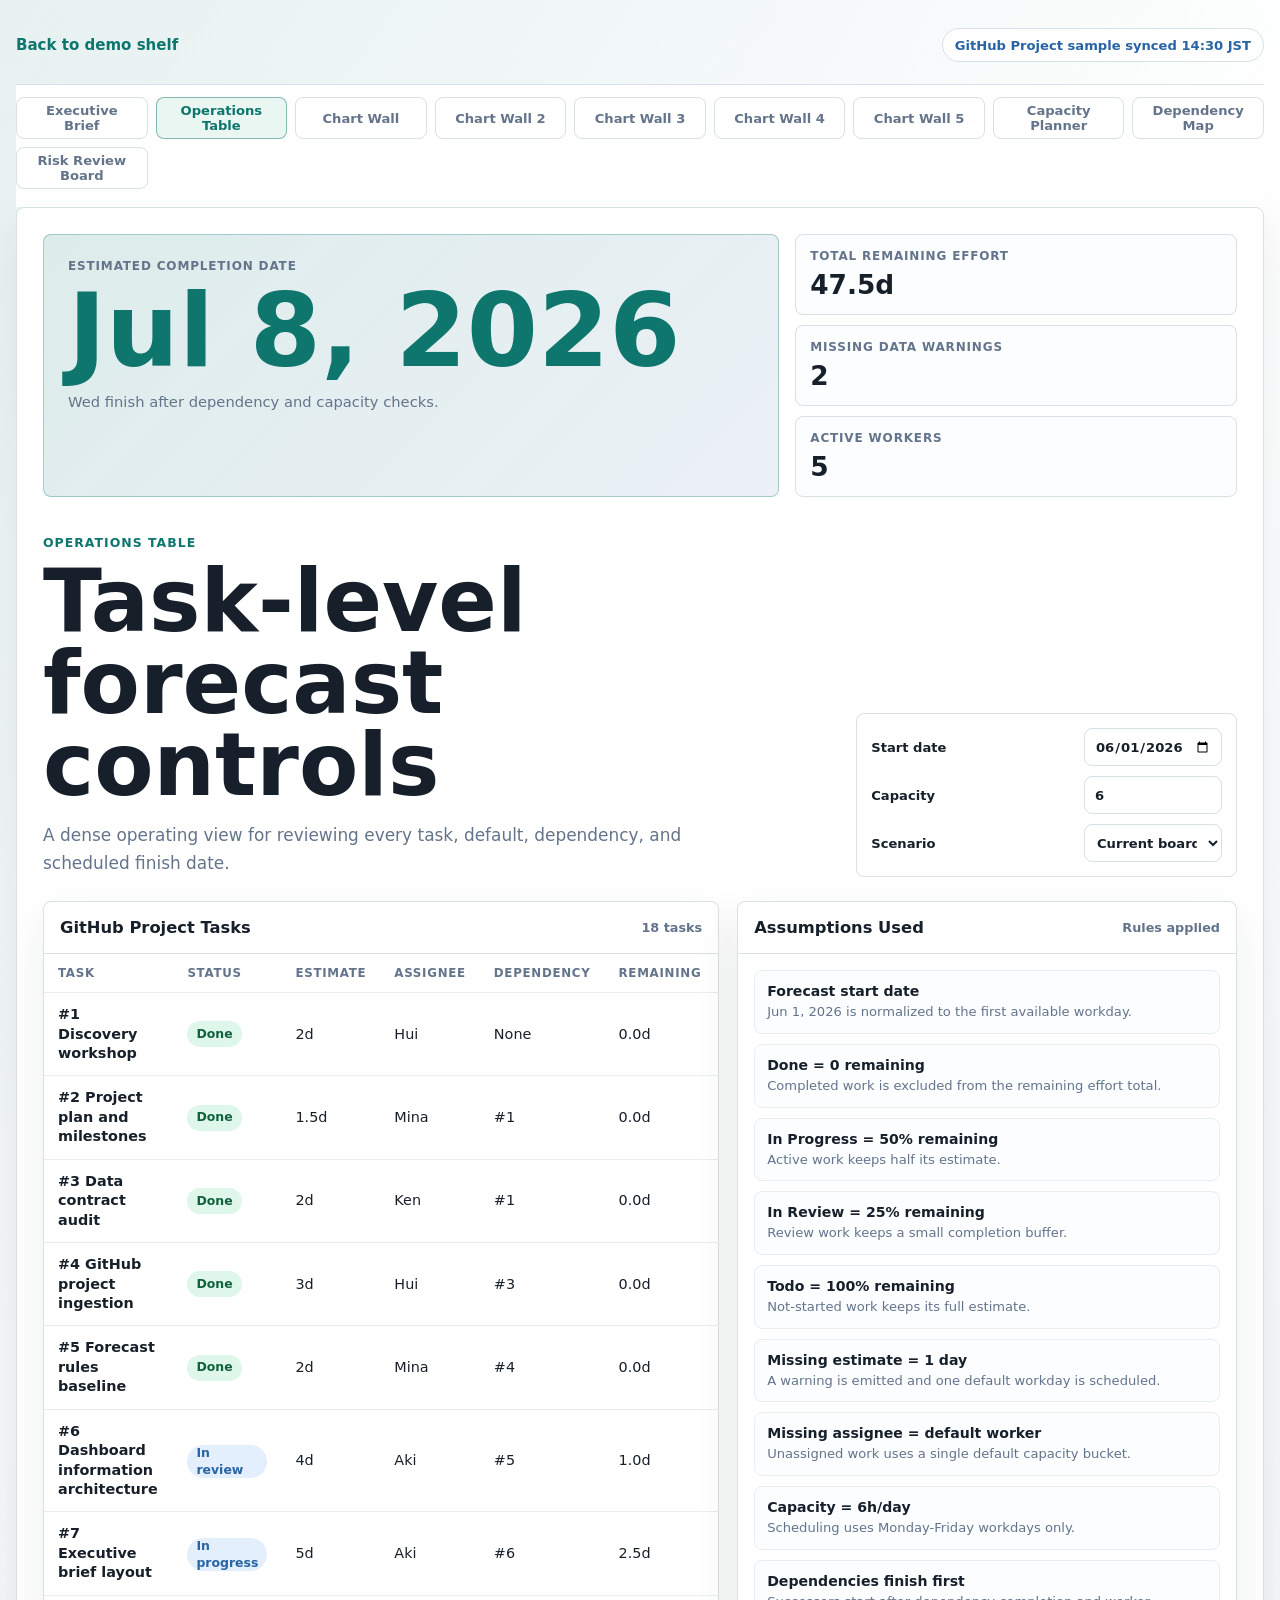
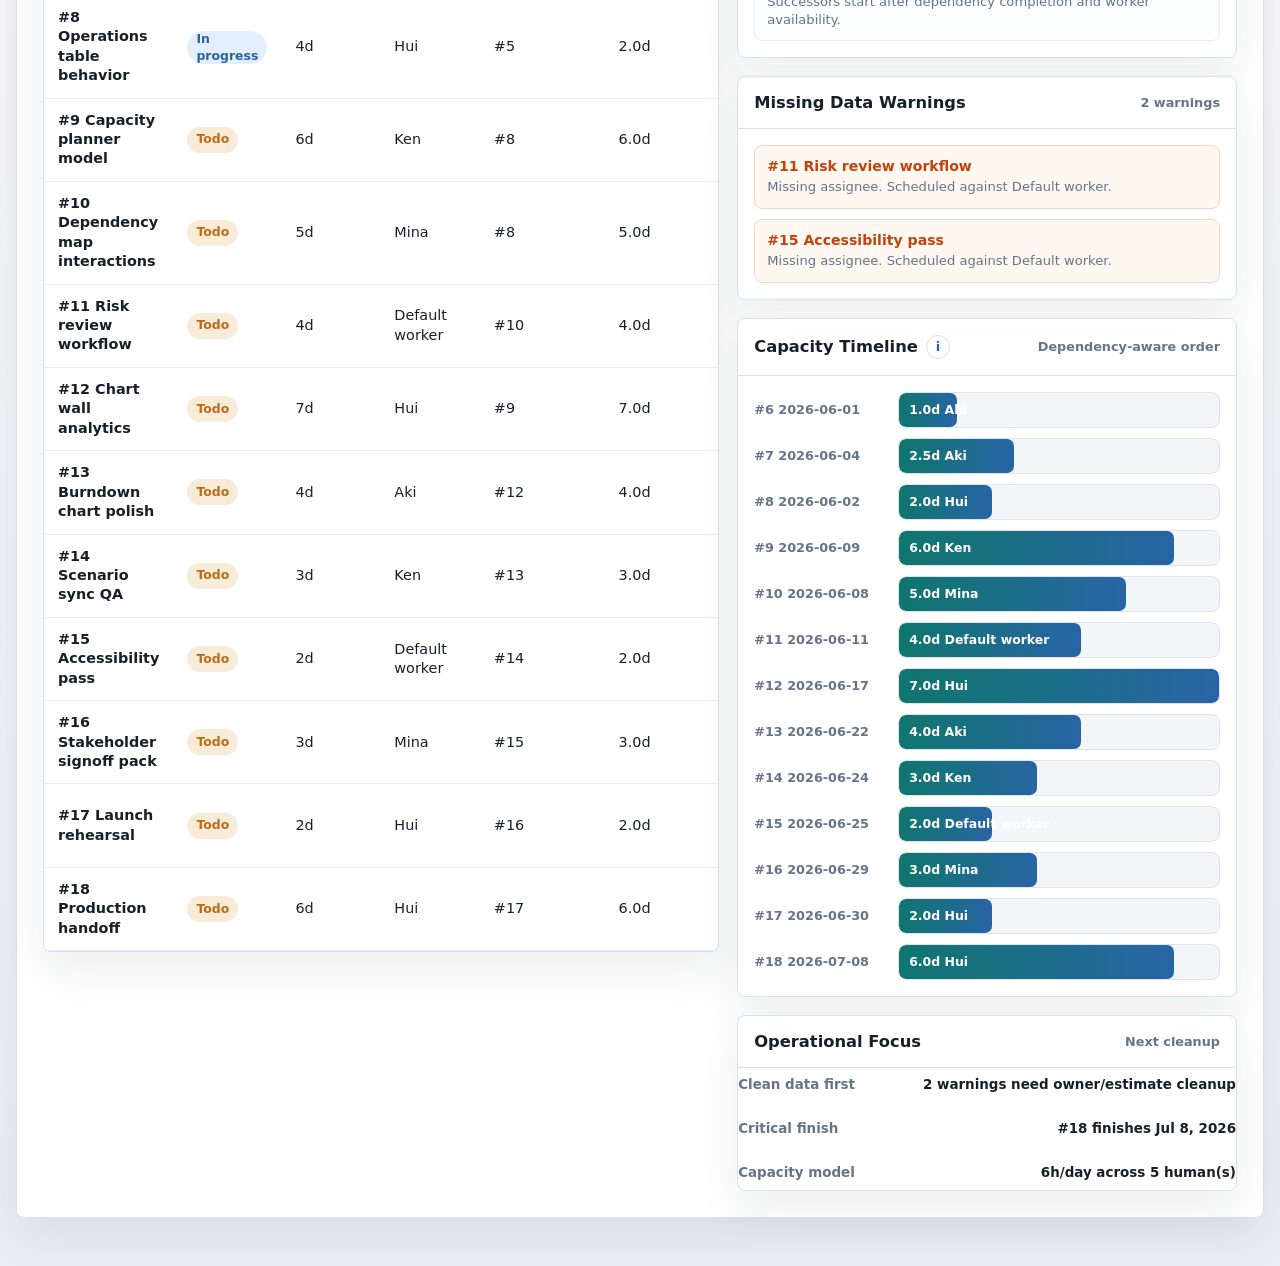
<file: demos/project-dashboard/operations-table.html>
<!doctype html>
<html lang="en">
  <head>
    <meta charset="utf-8">
    <meta name="viewport" content="width=device-width, initial-scale=1">
    <meta http-equiv="refresh" content="0; url=/demos/project-dashboard/#operations">
    <title>Project Dashboard - Redirecting</title>
    <link rel="canonical" href="/demos/project-dashboard/#operations">
    <script>location.replace('/demos/project-dashboard/#operations');</script>
  </head>
  <body>
    <a href="/demos/project-dashboard/#operations">Open dashboard design</a>
  </body>
</html>
</file>
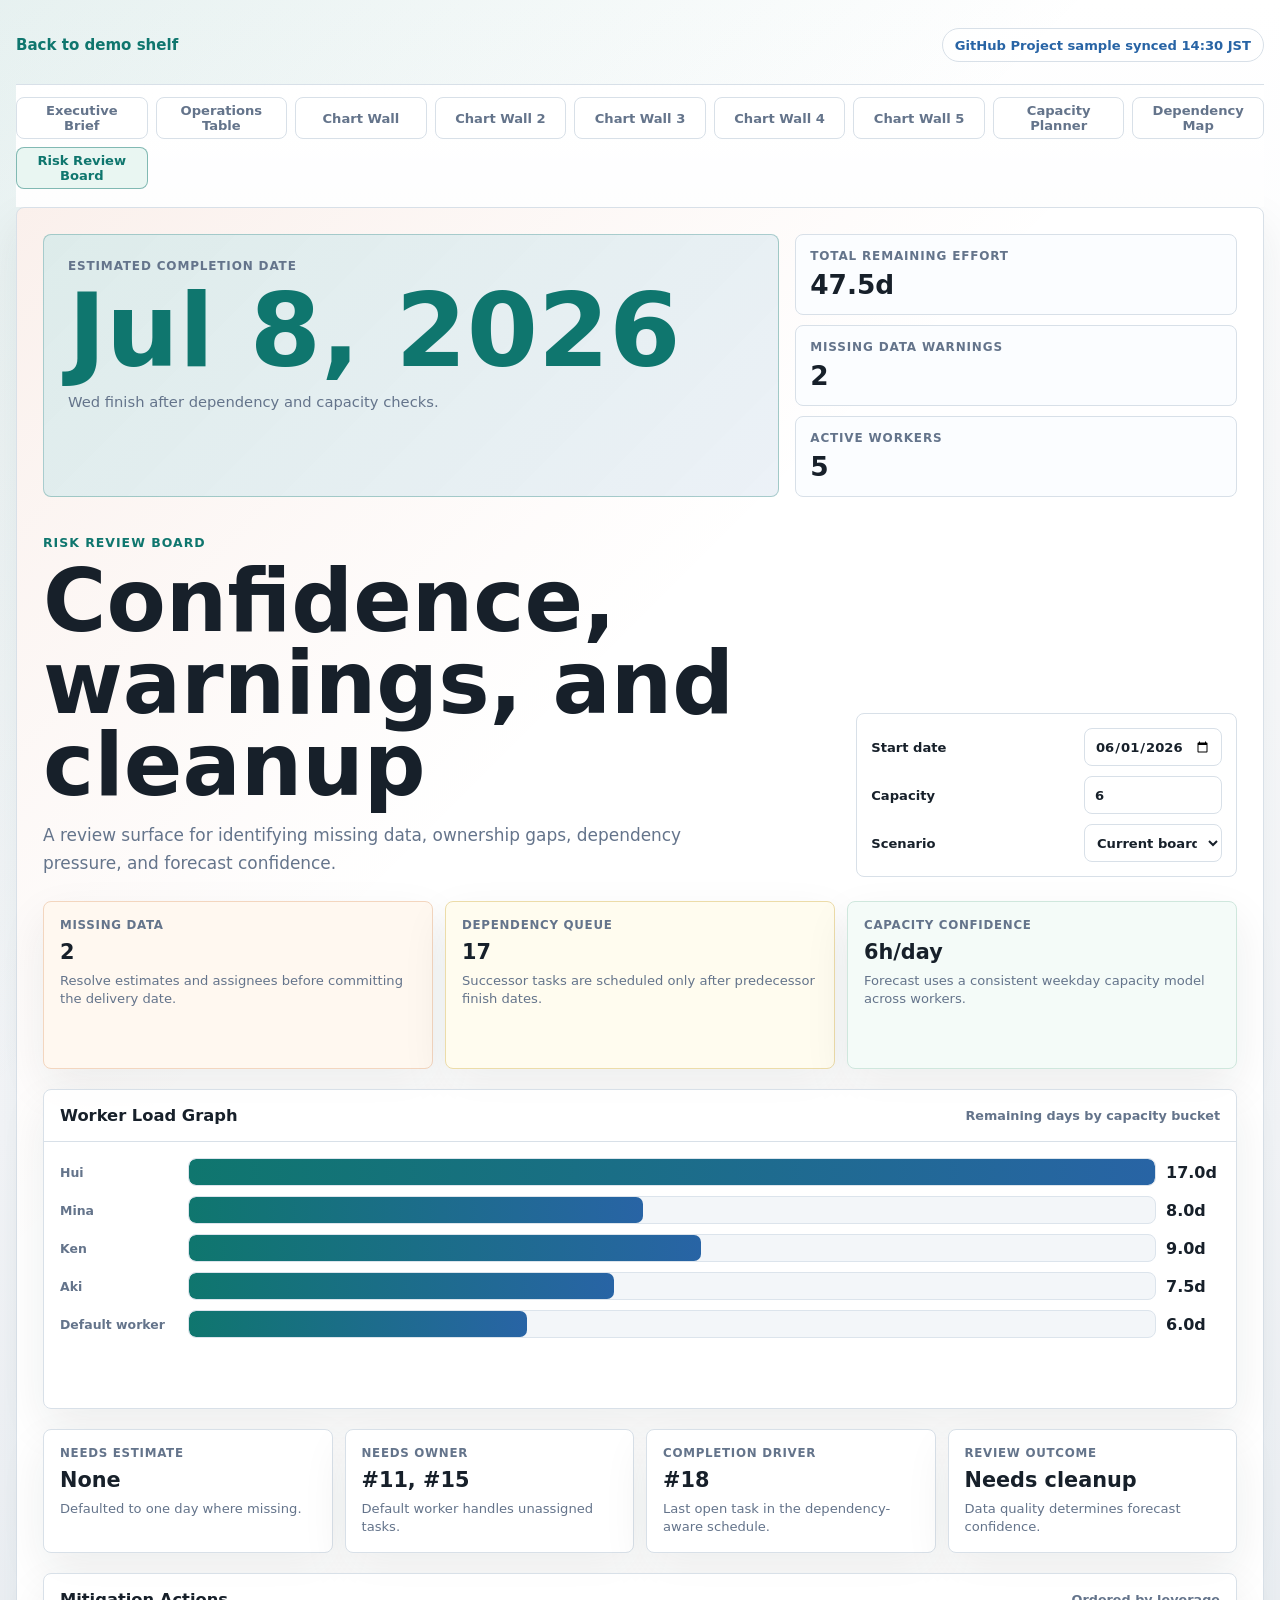
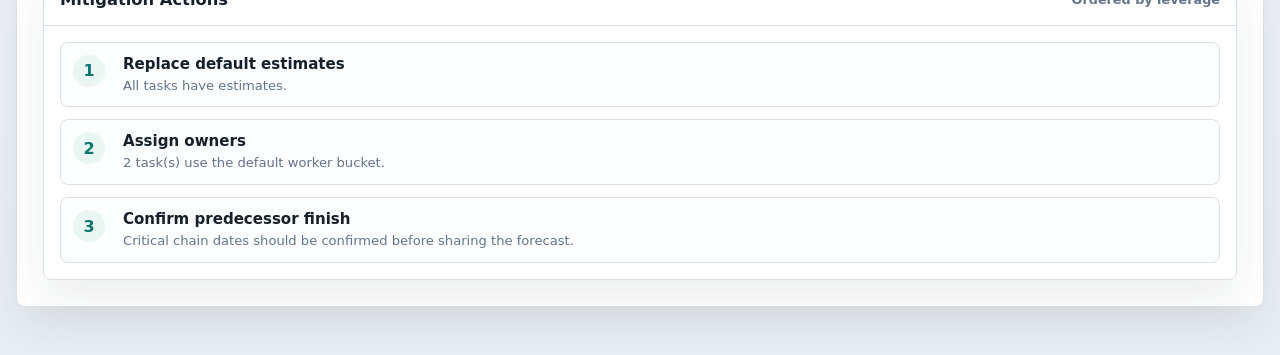
<file: demos/project-dashboard/risk-review.html>
<!doctype html>
<html lang="en">
  <head>
    <meta charset="utf-8">
    <meta name="viewport" content="width=device-width, initial-scale=1">
    <meta http-equiv="refresh" content="0; url=/demos/project-dashboard/#risk">
    <title>Project Dashboard - Redirecting</title>
    <link rel="canonical" href="/demos/project-dashboard/#risk">
    <script>location.replace('/demos/project-dashboard/#risk');</script>
  </head>
  <body>
    <a href="/demos/project-dashboard/#risk">Open dashboard design</a>
  </body>
</html>
</file>
<file: styles.css>
:root {
  color-scheme: light;
  --bg: #f7f4ee;
  --surface: #ffffff;
  --ink: #1f2933;
  --muted: #667085;
  --line: #ded8ce;
  --accent: #0f766e;
  --accent-strong: #115e59;
  --coral: #d65f45;
  --gold: #d89b2b;
  --blue: #3a6ea5;
  font-family:
    Inter, ui-sans-serif, system-ui, -apple-system, BlinkMacSystemFont, "Segoe UI",
    sans-serif;
}

* {
  box-sizing: border-box;
}

body {
  min-height: 100vh;
  margin: 0;
  background:
    linear-gradient(180deg, rgba(255, 255, 255, 0.66), rgba(255, 255, 255, 0)),
    var(--bg);
  color: var(--ink);
}

a {
  color: inherit;
}

.shell {
  width: min(960px, calc(100% - 32px));
  margin: 0 auto;
  padding: 64px 0;
}

.masthead {
  max-width: 720px;
  padding-bottom: 42px;
}

.eyebrow,
.count {
  margin: 0;
  color: var(--accent-strong);
  font-size: 0.78rem;
  font-weight: 800;
  letter-spacing: 0.08em;
  text-transform: uppercase;
}

h1,
h2,
p {
  margin-top: 0;
}

h1 {
  margin-bottom: 16px;
  font-size: clamp(2.75rem, 8vw, 5.9rem);
  line-height: 0.92;
  letter-spacing: 0;
}

.intro {
  margin-bottom: 0;
  color: var(--muted);
  font-size: 1.12rem;
  line-height: 1.65;
}

.demo-list {
  border-top: 1px solid var(--line);
}

.section-heading {
  display: flex;
  align-items: center;
  justify-content: space-between;
  gap: 16px;
  padding: 20px 0;
  border-bottom: 1px solid var(--line);
}

.section-heading h2 {
  margin: 0;
  font-size: 1rem;
}

.demo-row {
  display: grid;
  grid-template-columns: 56px minmax(0, 1fr) auto;
  gap: 18px;
  align-items: center;
  min-height: 108px;
  padding: 20px 0;
  border-bottom: 1px solid var(--line);
  text-decoration: none;
}

.demo-row:focus-visible {
  outline: 3px solid rgba(15, 118, 110, 0.35);
  outline-offset: 8px;
}

.demo-row:hover .demo-action {
  background: var(--accent);
  color: #ffffff;
}

.demo-icon {
  display: grid;
  grid-template-columns: repeat(2, 1fr);
  grid-template-rows: repeat(2, 1fr);
  width: 56px;
  height: 56px;
  overflow: hidden;
  border: 1px solid var(--line);
  border-radius: 8px;
  background: var(--surface);
}

.demo-icon span:nth-child(1) {
  background: var(--accent);
}

.demo-icon span:nth-child(2) {
  background: var(--coral);
}

.demo-icon span:nth-child(3) {
  grid-column: span 2;
  background: var(--gold);
}

.task-icon {
  gap: 5px;
  padding: 8px;
}

.task-icon span {
  border-radius: 999px;
}

.task-icon span:nth-child(1) {
  background: var(--blue);
}

.task-icon span:nth-child(2) {
  background: var(--accent);
}

.task-icon span:nth-child(3) {
  background: var(--coral);
}

.demo-copy {
  display: grid;
  gap: 6px;
  min-width: 0;
}

.demo-copy strong {
  font-size: 1.22rem;
}

.demo-copy small {
  color: var(--muted);
  font-size: 0.95rem;
  line-height: 1.45;
}

.demo-action {
  display: inline-flex;
  align-items: center;
  justify-content: center;
  min-width: 84px;
  min-height: 40px;
  padding: 0 18px;
  border: 1px solid var(--accent);
  border-radius: 999px;
  color: var(--accent-strong);
  font-size: 0.9rem;
  font-weight: 750;
  transition:
    background 160ms ease,
    color 160ms ease;
}

@media (max-width: 640px) {
  .shell {
    width: min(100% - 24px, 960px);
    padding: 42px 0;
  }

  .demo-row {
    grid-template-columns: 48px minmax(0, 1fr);
  }

  .demo-icon {
    width: 48px;
    height: 48px;
  }

  .demo-action {
    grid-column: 2;
    width: fit-content;
  }
}
</file>
<file: demos/project-dashboard/shared.css>
:root {
        color-scheme: light;
        --bg: #f5f7fa;
        --panel: #ffffff;
        --ink: #17202a;
        --muted: #64748b;
        --line: #d8e0e8;
        --green: #0f766e;
        --blue: #2864a5;
        --amber: #b86d18;
        --red: #c2410c;
        --violet: #7252aa;
        --shadow: 0 18px 46px rgba(23, 32, 42, 0.08);
        font-family:
          Inter, ui-sans-serif, system-ui, -apple-system, BlinkMacSystemFont, "Segoe UI",
          sans-serif;
      }

      * {
        box-sizing: border-box;
      }

      body {
        min-height: 100vh;
        margin: 0;
        background:
          linear-gradient(135deg, rgba(15, 118, 110, 0.1), transparent 34%),
          linear-gradient(180deg, #ffffff 0%, var(--bg) 58%, #e9eef3 100%);
        color: var(--ink);
      }

      button,
      input,
      select {
        font: inherit;
      }

      .app {
        width: min(1220px, calc(100% - 32px));
        margin: 0 auto;
        padding: 28px 0 48px;
      }

      .topbar {
        display: flex;
        align-items: center;
        justify-content: space-between;
        gap: 16px;
        padding-bottom: 22px;
        border-bottom: 1px solid var(--line);
      }

      .back {
        color: var(--green);
        font-size: 0.94rem;
        font-weight: 800;
        text-decoration: none;
      }

      .sync-chip {
        display: inline-flex;
        align-items: center;
        min-height: 34px;
        padding: 0 12px;
        border: 1px solid var(--line);
        border-radius: 999px;
        background: rgba(255, 255, 255, 0.82);
        color: var(--blue);
        font-size: 0.82rem;
        font-weight: 850;
      }

      h1,
      h2,
      h3,
      p {
        margin-top: 0;
      }

      .hero {
        display: grid;
        grid-template-columns: minmax(0, 0.92fr) minmax(320px, 0.58fr);
        gap: 28px;
        align-items: end;
        padding: 34px 0 26px;
      }

      .eyebrow {
        margin: 0 0 10px;
        color: var(--green);
        font-size: 0.78rem;
        font-weight: 850;
        letter-spacing: 0.08em;
        text-transform: uppercase;
      }

      h1 {
        max-width: 760px;
        margin-bottom: 16px;
        font-size: clamp(2.55rem, 7vw, 5.4rem);
        line-height: 0.95;
        letter-spacing: 0;
      }

      .lede {
        max-width: 680px;
        margin-bottom: 0;
        color: var(--muted);
        font-size: 1.06rem;
        line-height: 1.62;
      }

      .control-panel {
        display: grid;
        gap: 14px;
        padding: 16px;
        border: 1px solid var(--line);
        border-radius: 8px;
        background: rgba(255, 255, 255, 0.84);
        box-shadow: var(--shadow);
      }

      .control-row {
        display: grid;
        grid-template-columns: minmax(0, 1fr) 108px;
        gap: 12px;
        align-items: center;
      }

      .control-row label {
        display: grid;
        gap: 4px;
        color: var(--ink);
        font-size: 0.86rem;
        font-weight: 850;
      }

      .control-row span {
        color: var(--muted);
        font-size: 0.78rem;
        font-weight: 700;
      }

      input,
      select {
        min-width: 0;
        min-height: 38px;
        border: 1px solid var(--line);
        border-radius: 8px;
        background: #ffffff;
        color: var(--ink);
        font-weight: 800;
      }

      input {
        padding: 0 10px;
      }

      select {
        padding: 0 8px;
      }

      .metrics {
        display: grid;
        grid-template-columns: repeat(4, minmax(0, 1fr));
        gap: 12px;
        margin-bottom: 18px;
      }

      .forecast-first {
        margin: 28px 0 22px;
      }

      .metric {
        min-height: 132px;
        padding: 16px;
        border: 1px solid var(--line);
        border-radius: 8px;
        background: var(--panel);
        box-shadow: var(--shadow);
      }

      .metric.primary {
        position: relative;
        overflow: hidden;
        border-color: rgba(15, 118, 110, 0.34);
        background:
          linear-gradient(135deg, rgba(15, 118, 110, 0.13), rgba(40, 100, 165, 0.08)),
          #ffffff;
      }

      .metric.primary::before {
        position: absolute;
        inset: 0 auto 0 0;
        width: 6px;
        background: linear-gradient(180deg, var(--green), var(--blue));
        content: "";
      }

      .metric span {
        display: block;
        margin-bottom: 12px;
        color: var(--muted);
        font-size: 0.76rem;
        font-weight: 850;
        letter-spacing: 0.06em;
        text-transform: uppercase;
      }

      .metric strong {
        display: block;
        font-size: clamp(1.55rem, 3vw, 2.35rem);
        line-height: 1;
      }

      .metric.primary strong {
        color: var(--green);
        font-size: clamp(2rem, 4vw, 3.3rem);
      }

      .forecast-first .metric.primary {
        grid-column: span 2;
        min-height: 172px;
        padding: 22px 24px;
      }

      .forecast-first .metric.primary strong {
        font-size: clamp(3.1rem, 7vw, 5.8rem);
      }

      .metric small {
        display: block;
        margin-top: 9px;
        color: var(--muted);
        font-size: 0.82rem;
        line-height: 1.35;
      }

      .workspace {
        display: grid;
        grid-template-columns: minmax(0, 1.15fr) minmax(300px, 0.85fr);
        gap: 18px;
        align-items: start;
      }

      .design-gallery {
        display: grid;
        gap: 24px;
      }

      .design-view {
        display: grid;
        gap: 12px;
      }

      .pattern-kicker {
        display: flex;
        align-items: center;
        justify-content: space-between;
        gap: 12px;
        color: var(--muted);
        font-size: 0.76rem;
        font-weight: 900;
        letter-spacing: 0.08em;
        text-transform: uppercase;
      }

      .pattern-kicker span {
        color: var(--green);
        letter-spacing: 0;
        text-transform: none;
      }

      .panel {
        min-width: 0;
        border: 1px solid var(--line);
        border-radius: 8px;
        background: rgba(255, 255, 255, 0.9);
        box-shadow: var(--shadow);
      }

      .panel-header {
        display: flex;
        align-items: center;
        justify-content: space-between;
        gap: 12px;
        padding: 16px;
        border-bottom: 1px solid var(--line);
      }

      .panel-header h2 {
        margin: 0;
        font-size: 1.02rem;
      }

      .panel-header span {
        color: var(--muted);
        font-size: 0.8rem;
        font-weight: 800;
      }

      .panel-title {
        display: flex;
        align-items: center;
        gap: 8px;
      }

      .info-button {
        display: inline-grid;
        place-items: center;
        width: 24px;
        height: 24px;
        border: 1px solid var(--line);
        border-radius: 999px;
        background: #ffffff;
        color: var(--blue);
        font-size: 0.82rem;
        font-weight: 900;
        cursor: help;
      }

      .info-button:focus-visible {
        outline: 3px solid rgba(40, 100, 165, 0.25);
        outline-offset: 2px;
      }

      .info-button:hover::after,
      .info-button:focus-visible::after {
        position: absolute;
        z-index: 2;
        width: min(260px, calc(100vw - 48px));
        margin: 38px 0 0 -24px;
        padding: 10px 12px;
        border: 1px solid var(--line);
        border-radius: 8px;
        background: #ffffff;
        box-shadow: var(--shadow);
        color: var(--ink);
        font-size: 0.78rem;
        font-weight: 750;
        line-height: 1.4;
        content: attr(aria-label);
      }

      .table-wrap {
        overflow-x: auto;
      }

      table {
        width: 100%;
        border-collapse: collapse;
        min-width: 720px;
      }

      th,
      td {
        padding: 12px 14px;
        border-bottom: 1px solid #e7edf3;
        text-align: left;
        vertical-align: middle;
      }

      th {
        color: var(--muted);
        font-size: 0.74rem;
        font-weight: 850;
        letter-spacing: 0.06em;
        text-transform: uppercase;
      }

      td {
        font-size: 0.9rem;
        line-height: 1.35;
      }

      .task-title {
        font-weight: 850;
      }

      .status {
        display: inline-flex;
        align-items: center;
        min-height: 26px;
        padding: 0 9px;
        border-radius: 999px;
        background: #edf2f7;
        color: var(--ink);
        font-size: 0.78rem;
        font-weight: 850;
      }

      .status.done {
        background: #dff7ea;
        color: #11613d;
      }

      .status.progress {
        background: #e3effc;
        color: var(--blue);
      }

      .status.todo {
        background: #f8ecd9;
        color: var(--amber);
      }

      .side-stack {
        display: grid;
        gap: 18px;
      }

      .list {
        display: grid;
        gap: 10px;
        padding: 16px;
        margin: 0;
        list-style: none;
      }

      .list li {
        display: grid;
        gap: 4px;
        padding: 12px;
        border: 1px solid #e7edf3;
        border-radius: 8px;
        background: #fbfdff;
      }

      .list strong {
        font-size: 0.88rem;
      }

      .list span {
        color: var(--muted);
        font-size: 0.82rem;
        line-height: 1.35;
      }

      .warnings li {
        border-color: #f3d6bf;
        background: #fff8f0;
      }

      .warnings strong {
        color: var(--red);
      }

      .timeline {
        display: grid;
        gap: 10px;
        padding: 16px;
      }

      .brief-grid {
        display: grid;
        grid-template-columns: minmax(0, 0.74fr) minmax(300px, 0.26fr);
        gap: 18px;
      }

      .brief-hero {
        display: grid;
        align-content: center;
        min-height: 360px;
        padding: 28px;
        border: 1px solid rgba(15, 118, 110, 0.32);
        border-radius: 8px;
        background:
          linear-gradient(135deg, rgba(15, 118, 110, 0.12), rgba(40, 100, 165, 0.1)),
          #ffffff;
        box-shadow: var(--shadow);
      }

      .brief-hero span {
        color: var(--green);
        font-size: 0.82rem;
        font-weight: 900;
        letter-spacing: 0.08em;
        text-transform: uppercase;
      }

      .brief-hero strong {
        display: block;
        margin-top: 14px;
        font-size: clamp(3rem, 9vw, 7rem);
        line-height: 0.9;
      }

      .brief-hero p {
        max-width: 620px;
        margin: 18px 0 0;
        color: var(--muted);
        font-size: 1rem;
        line-height: 1.55;
      }

      .brief-stack,
      .risk-grid,
      .review-grid {
        display: grid;
        gap: 12px;
      }

      .brief-card,
      .risk-card,
      .review-card {
        padding: 16px;
        border: 1px solid var(--line);
        border-radius: 8px;
        background: #ffffff;
        box-shadow: var(--shadow);
      }

      .brief-card span,
      .risk-card span,
      .review-card span {
        display: block;
        margin-bottom: 8px;
        color: var(--muted);
        font-size: 0.74rem;
        font-weight: 900;
        letter-spacing: 0.06em;
        text-transform: uppercase;
      }

      .brief-card strong,
      .risk-card strong,
      .review-card strong {
        display: block;
        font-size: 1.3rem;
      }

      .brief-card small,
      .risk-card small,
      .review-card small {
        display: block;
        margin-top: 8px;
        color: var(--muted);
        font-size: 0.82rem;
        line-height: 1.35;
      }

      .chart-grid {
        display: grid;
        grid-template-columns: repeat(2, minmax(0, 1fr));
        gap: 18px;
      }

      .wide-panel {
        grid-column: 1 / -1;
      }

      .chart-panel {
        min-height: 320px;
      }

      .chart-body {
        display: grid;
        gap: 14px;
        padding: 16px;
      }

      .donut-wrap {
        display: grid;
        grid-template-columns: 1fr;
        gap: 18px;
        align-items: start;
        justify-items: center;
      }

      .donut {
        width: 180px;
        height: 180px;
        border-radius: 50%;
        background: conic-gradient(var(--green) 0deg, var(--green) 0deg, var(--blue) 0deg, var(--blue) 0deg, #edf2f7 0deg);
        display: grid;
        place-items: center;
      }

      .donut-core {
        display: grid;
        place-items: center;
        width: 112px;
        height: 112px;
        border-radius: 50%;
        background: #ffffff;
        text-align: center;
      }

      .donut-core strong {
        display: block;
        font-size: 1.8rem;
        line-height: 1;
      }

      .legend {
        display: grid;
        gap: 8px;
        width: 100%;
        margin: 0;
        padding: 0;
        list-style: none;
      }

      .legend li,
      .signal-row {
        display: flex;
        align-items: center;
        justify-content: space-between;
        gap: 12px;
        min-height: 34px;
        color: var(--muted);
        font-size: 0.84rem;
        font-weight: 800;
      }

      .legend b,
      .signal-row b {
        color: var(--ink);
      }

      .legend span {
        display: inline-flex;
        align-items: center;
        gap: 8px;
      }

      .legend span::before {
        width: 10px;
        height: 10px;
        border-radius: 3px;
        content: "";
      }

      .legend .status-done span::before {
        background: var(--green);
      }

      .legend .status-progress span::before {
        background: var(--blue);
      }

      .legend .status-todo span::before {
        background: var(--amber);
      }

      .chart-bars,
      .signal-list {
        display: grid;
        gap: 10px;
      }

      .worker-load-summary {
        display: flex;
        align-items: center;
        justify-content: space-between;
        gap: 12px;
        min-height: 44px;
        padding: 10px 12px;
        border: 1px solid var(--line);
        border-radius: 8px;
        background: #fbfdff;
      }

      .worker-load-summary span {
        color: var(--muted);
        font-size: 0.75rem;
        font-weight: 900;
        letter-spacing: 0.07em;
        text-transform: uppercase;
      }

      .worker-load-summary strong {
        color: var(--ink);
        font-size: 1.35rem;
      }

      .worker-load-daily {
        gap: 12px;
      }

      .worker-load-date-axis {
        display: grid;
        grid-template-columns: 112px repeat(11, minmax(22px, 1fr));
        gap: 4px;
        align-items: end;
        color: var(--muted);
        font-size: 0.68rem;
        font-weight: 850;
      }

      .worker-load-date-axis::before {
        content: "";
      }

      .worker-load-date-axis span {
        text-align: center;
      }

      .worker-load-chart-row {
        display: grid;
        grid-template-columns: 112px minmax(0, 1fr);
        gap: 4px;
        align-items: end;
      }

      .worker-load-chart-row > strong {
        align-self: center;
        color: var(--muted);
        font-size: 0.78rem;
        line-height: 1.2;
      }

      .worker-load-columns {
        display: grid;
        grid-template-columns: repeat(11, minmax(20px, 1fr));
        gap: 4px;
        align-items: end;
        min-height: 72px;
      }

      .worker-load-column {
        display: grid;
        grid-template-rows: minmax(48px, 1fr) auto;
        gap: 4px;
        align-items: end;
        min-width: 0;
        text-align: center;
      }

      .worker-load-column i {
        display: block;
        align-self: end;
        min-height: 3px;
        border-radius: 6px 6px 3px 3px;
        background: linear-gradient(180deg, var(--violet), var(--blue));
      }

      .worker-load-column b {
        color: var(--muted);
        font-size: 0.54rem;
        line-height: 1;
      }

      .chart-bar {
        display: grid;
        grid-template-columns: 118px minmax(0, 1fr) 54px;
        gap: 10px;
        align-items: center;
      }

      .chart-bar span {
        color: var(--muted);
        font-size: 0.78rem;
        font-weight: 850;
      }

      .mini-track {
        height: 28px;
        overflow: hidden;
        border: 1px solid #dce4ec;
        border-radius: 8px;
        background: #f3f6f9;
      }

      .mini-fill {
        height: 100%;
        border-radius: 7px;
        background: linear-gradient(90deg, var(--green), var(--blue));
      }

      .insight-grid,
      .capacity-days,
      .action-list {
        display: grid;
        gap: 12px;
      }

      .insight-grid {
        grid-template-columns: repeat(3, minmax(0, 1fr));
      }

      .insight-card,
      .day-bucket,
      .action-item {
        border: 1px solid var(--line);
        border-radius: 8px;
        background: #ffffff;
      }

      .insight-card {
        min-height: 142px;
        padding: 16px;
      }

      .insight-card.priority {
        border-color: rgba(15, 118, 110, 0.38);
        background: #f4fbf8;
      }

      .insight-card span,
      .day-bucket span {
        display: block;
        margin-bottom: 8px;
        color: var(--muted);
        font-size: 0.74rem;
        font-weight: 900;
        letter-spacing: 0.06em;
        text-transform: uppercase;
      }

      .insight-card strong,
      .day-bucket strong {
        display: block;
        font-size: 1.28rem;
      }

      .insight-card small,
      .day-bucket small {
        display: block;
        margin-top: 8px;
        color: var(--muted);
        font-size: 0.82rem;
        line-height: 1.35;
      }

      .trend-chart {
        display: grid;
        grid-template-columns: 54px minmax(0, 1fr);
        gap: 14px;
        align-items: stretch;
        min-height: 220px;
        padding-top: 12px;
      }

      .burndown-axis {
        display: flex;
        flex-direction: column;
        justify-content: space-between;
        min-height: 190px;
        color: var(--muted);
        font-size: 0.75rem;
        font-weight: 850;
        text-align: right;
      }

      .burndown-columns {
        display: grid;
        grid-auto-columns: minmax(12px, 1fr);
        grid-auto-flow: column;
        gap: 4px;
        align-items: end;
        min-height: 220px;
        overflow: visible;
        padding-bottom: 2px;
      }

      .trend-column {
        display: grid;
        grid-template-rows: minmax(190px, 1fr) 34px;
        gap: 6px;
        align-items: end;
        text-align: center;
      }

      .burndown-stack {
        display: flex;
        flex-direction: column;
        align-self: end;
        width: 100%;
        height: 100%;
        min-height: 190px;
        overflow: hidden;
        border: 1px solid #dce4ec;
        border-radius: 8px 8px 4px 4px;
        background: #f3f6f9;
      }

      .done-segment {
        flex: 0 0 auto;
        background: linear-gradient(180deg, var(--green), #1a8a7c);
      }

      .remaining-segment {
        flex: 0 0 auto;
        background: linear-gradient(180deg, var(--violet), var(--blue));
      }

      .trend-column b {
        color: var(--muted);
        font-size: 0.62rem;
        line-height: 1;
        transform: rotate(-90deg);
        transform-origin: center;
        white-space: nowrap;
      }

      .line-burndown-plot {
        display: grid;
        grid-template-rows: 220px 34px;
        gap: 6px;
        min-width: 0;
      }

      .line-burndown-svg {
        display: block;
        width: 100%;
        height: 220px;
        overflow: visible;
        --line-actual: var(--blue);
        --line-projected: var(--amber);
        --area-actual: rgba(40, 100, 165, 0.16);
        --area-projected: rgba(184, 109, 24, 0.16);
      }

      .line-grid {
        stroke: #dce4ec;
        stroke-width: 1;
      }

      .line-actual,
      .line-projected {
        fill: none;
        stroke-linecap: round;
        stroke-linejoin: round;
        stroke-width: 4;
        vector-effect: non-scaling-stroke;
      }

      .line-actual {
        stroke: var(--line-actual);
      }

      .line-projected {
        stroke: var(--line-projected);
        stroke-dasharray: 10 8;
      }

      .line-area {
        stroke: none;
      }

      .line-area-actual {
        fill: transparent;
      }

      .line-area-projected {
        fill: transparent;
      }

      .filled-line-chart .line-area-actual {
        fill: var(--area-actual);
      }

      .filled-line-chart .line-area-projected {
        fill: var(--area-projected);
      }

      .filled-line-chart .line-projected {
        stroke-dasharray: none;
      }

      .dot-actual,
      .dot-projected {
        stroke: #ffffff;
        stroke-width: 3;
        vector-effect: non-scaling-stroke;
      }

      .dot-actual {
        fill: var(--line-actual);
      }

      .dot-projected {
        fill: var(--line-projected);
      }

      .line-date-axis {
        display: grid;
        grid-auto-columns: minmax(12px, 1fr);
        grid-auto-flow: column;
        gap: 4px;
        align-items: start;
      }

      .line-date-axis span {
        color: var(--muted);
        font-size: 0.62rem;
        font-weight: 850;
        line-height: 1;
        text-align: center;
        transform: rotate(-90deg);
        transform-origin: center;
        white-space: nowrap;
      }

      .capacity-days {
        grid-template-columns: repeat(3, minmax(0, 1fr));
      }

      .day-bucket {
        padding: 14px;
        background: #fbfdff;
      }

      .chain-map {
        display: grid;
        grid-template-columns: repeat(5, minmax(0, 1fr));
        gap: 10px;
      }

      .chain-node {
        position: relative;
        display: grid;
        gap: 8px;
        min-height: 112px;
        padding: 14px;
        border: 1px solid var(--line);
        border-radius: 8px;
        background: #ffffff;
      }

      .chain-node:not(:last-child)::after {
        position: absolute;
        top: 50%;
        right: -10px;
        width: 10px;
        height: 2px;
        background: var(--line);
        content: "";
      }

      .chain-node span {
        color: var(--blue);
        font-weight: 900;
      }

      .chain-node strong {
        font-size: 0.95rem;
      }

      .chain-node small {
        color: var(--muted);
        line-height: 1.35;
      }

      .chain-node.open {
        border-color: rgba(184, 109, 24, 0.36);
        background: #fffaf0;
      }

      .action-list {
        padding: 16px;
      }

      .action-item {
        display: grid;
        grid-template-columns: 38px minmax(0, 1fr);
        gap: 12px;
        align-items: start;
        padding: 12px;
        background: #fbfdff;
      }

      .action-item > b {
        display: grid;
        place-items: center;
        width: 32px;
        height: 32px;
        border-radius: 999px;
        background: #e9f6f2;
        color: var(--green);
      }

      .action-item strong {
        display: block;
        font-size: 0.94rem;
      }

      .action-item small {
        display: block;
        margin-top: 4px;
        color: var(--muted);
        font-size: 0.82rem;
        line-height: 1.35;
      }

      .dependency-flow {
        display: grid;
        gap: 10px;
      }

      .risk-grid {
        grid-template-columns: repeat(3, minmax(0, 1fr));
      }

      .risk-card {
        min-height: 168px;
      }

      .risk-card.high {
        border-color: #f3d6bf;
        background: #fff8f0;
      }

      .risk-card.medium {
        border-color: #ecdca9;
        background: #fffcef;
      }

      .risk-card.low {
        border-color: #cfe7dd;
        background: #f4fbf8;
      }

      .review-grid {
        grid-template-columns: repeat(4, minmax(0, 1fr));
      }

      .flow-step {
        display: grid;
        grid-template-columns: 46px minmax(0, 1fr) 84px;
        gap: 10px;
        align-items: center;
        padding: 12px;
        border: 1px solid #e7edf3;
        border-radius: 8px;
        background: #fbfdff;
      }

      .flow-step b {
        color: var(--blue);
        font-size: 0.88rem;
      }

      .flow-step span {
        color: var(--muted);
        font-size: 0.82rem;
        font-weight: 800;
      }

      .bar-row {
        display: grid;
        grid-template-columns: 132px minmax(0, 1fr);
        gap: 12px;
        align-items: center;
      }

      .bar-row span {
        color: var(--muted);
        font-size: 0.8rem;
        font-weight: 850;
      }

      .bar-track {
        min-height: 34px;
        overflow: hidden;
        border: 1px solid #dce4ec;
        border-radius: 8px;
        background: #f3f6f9;
      }

      .bar {
        display: flex;
        align-items: center;
        min-height: 34px;
        padding: 0 10px;
        border-radius: 7px;
        background: linear-gradient(90deg, var(--green), var(--blue));
        color: #ffffff;
        font-size: 0.78rem;
        font-weight: 850;
        white-space: nowrap;
      }

      .empty-state {
        padding: 18px;
        color: var(--muted);
        font-size: 0.9rem;
      }

      @media (max-width: 980px) {
        .hero,
        .workspace {
          grid-template-columns: 1fr;
        }

        .metrics {
          grid-template-columns: repeat(2, minmax(0, 1fr));
        }

        .forecast-first .metric.primary {
          grid-column: span 2;
        }

        .brief-grid,
        .chart-grid,
        .donut-wrap {
          grid-template-columns: 1fr;
        }

        .risk-grid,
        .review-grid,
        .insight-grid,
        .capacity-days,
        .chain-map {
          grid-template-columns: repeat(2, minmax(0, 1fr));
        }
      }

      @media (max-width: 640px) {
        .app {
          width: min(100% - 24px, 1220px);
          padding-top: 22px;
        }

        .topbar,
        .panel-header {
          align-items: flex-start;
          flex-direction: column;
        }

        .metrics {
          grid-template-columns: 1fr;
        }

        .forecast-first .metric.primary {
          grid-column: auto;
        }

        .control-row,
        .bar-row,
        .chart-bar,
        .flow-step {
          grid-template-columns: 1fr;
        }

        .risk-grid,
        .review-grid,
        .insight-grid,
        .capacity-days,
        .chain-map {
          grid-template-columns: 1fr;
        }
      }
    

      .design-nav,
      .page-grid {
        display: grid;
        gap: 12px;
      }

      .design-nav {
        grid-template-columns: repeat(6, minmax(0, 1fr));
        margin: 0 0 22px;
      }

      .design-link,
      .design-card {
        border: 1px solid var(--line);
        border-radius: 8px;
        background: #ffffff;
        color: var(--ink);
        text-decoration: none;
        box-shadow: var(--shadow);
      }

      .design-link {
        display: grid;
        place-items: center;
        min-height: 42px;
        padding: 0 10px;
        color: var(--muted);
        font-size: 0.82rem;
        font-weight: 850;
        text-align: center;
      }

      .design-link.active,
      .design-link:hover {
        border-color: rgba(15, 118, 110, 0.42);
        background: #e9f6f2;
        color: var(--green);
      }

      .page-grid {
        grid-template-columns: repeat(3, minmax(0, 1fr));
      }

      .design-card {
        display: grid;
        gap: 12px;
        min-height: 220px;
        padding: 18px;
      }

      .design-card span {
        color: var(--green);
        font-size: 0.75rem;
        font-weight: 900;
        letter-spacing: 0.08em;
        text-transform: uppercase;
      }

      .design-card strong {
        font-size: 1.45rem;
      }

      .design-card small {
        color: var(--muted);
        font-size: 0.9rem;
        line-height: 1.45;
      }

      .design-card b {
        align-self: end;
        color: var(--blue);
        font-size: 0.86rem;
      }

      @media (max-width: 980px) {
        .design-nav,
        .page-grid {
          grid-template-columns: repeat(2, minmax(0, 1fr));
        }
      }

      @media (max-width: 640px) {
        .design-nav,
        .page-grid {
          grid-template-columns: 1fr;
        }
      }

      .switch-app {
        width: min(1340px, calc(100% - 32px));
      }

      .switch-tabs {
        position: sticky;
        top: 0;
        z-index: 5;
        display: grid;
        grid-template-columns: repeat(auto-fit, minmax(120px, 1fr));
        gap: 8px;
        padding: 12px 0 18px;
        background:
          linear-gradient(180deg, rgba(255, 255, 255, 0.96), rgba(255, 255, 255, 0.86)),
          linear-gradient(180deg, #ffffff, var(--bg));
        backdrop-filter: blur(10px);
      }

      .switch-tab {
        min-height: 42px;
        padding: 0 10px;
        border: 1px solid var(--line);
        border-radius: 8px;
        background: #ffffff;
        color: var(--muted);
        font-size: 0.82rem;
        font-weight: 900;
        cursor: pointer;
      }

      .switch-tab.active,
      .switch-tab:hover {
        border-color: rgba(15, 118, 110, 0.48);
        background: #e9f6f2;
        color: var(--green);
      }

      .design-screen {
        display: none;
        gap: 20px;
        min-height: calc(100vh - 120px);
        padding: 26px;
        border: 1px solid var(--line);
        border-radius: 8px;
        background: #ffffff;
        box-shadow: var(--shadow);
      }

      .design-screen.active {
        display: grid;
      }

      .forecast-lead {
        display: grid;
        grid-template-columns: minmax(0, 1.25fr) minmax(360px, 0.75fr);
        gap: 16px;
        align-items: stretch;
      }

      .forecast-date-card {
        min-height: 210px;
        padding: 24px;
        border: 1px solid rgba(15, 118, 110, 0.3);
        border-radius: 8px;
        background:
          linear-gradient(135deg, rgba(15, 118, 110, 0.14), rgba(40, 100, 165, 0.09)),
          #ffffff;
      }

      .forecast-date-card span,
      .mini-metrics span {
        display: block;
        color: var(--muted);
        font-size: 0.75rem;
        font-weight: 900;
        letter-spacing: 0.07em;
        text-transform: uppercase;
      }

      .forecast-date-card strong {
        display: block;
        margin-top: 12px;
        color: var(--green);
        font-size: clamp(3.2rem, 8vw, 6.4rem);
        line-height: 0.9;
      }

      .forecast-date-card small {
        display: block;
        margin-top: 16px;
        color: var(--muted);
        font-size: 0.92rem;
      }

      .mini-metrics {
        display: grid;
        gap: 10px;
      }

      .mini-metrics div {
        display: grid;
        align-content: center;
        min-height: 62px;
        padding: 14px;
        border: 1px solid var(--line);
        border-radius: 8px;
        background: #fbfdff;
      }

      .mini-metrics strong {
        display: block;
        margin-top: 6px;
        font-size: 1.65rem;
      }

      .design-hero {
        display: grid;
        grid-template-columns: minmax(0, 1fr) minmax(360px, 0.48fr);
        gap: 20px;
        align-items: end;
        padding: 18px 0 4px;
      }

      .switch-controls {
        display: grid;
        gap: 10px;
        padding: 14px;
        border: 1px solid var(--line);
        border-radius: 8px;
        background: rgba(255, 255, 255, 0.82);
      }

      .switch-controls label {
        display: grid;
        grid-template-columns: minmax(0, 1fr) 138px;
        gap: 10px;
        align-items: center;
        color: var(--ink);
        font-size: 0.82rem;
        font-weight: 900;
      }

      .executive-screen {
        background:
          linear-gradient(135deg, rgba(15, 118, 110, 0.08), transparent 38%),
          #ffffff;
      }

      .chart-screen {
        background:
          linear-gradient(135deg, rgba(114, 82, 170, 0.08), transparent 36%),
          #ffffff;
      }

      .chart-screen .chart-forecast {
        grid-template-columns: 1fr;
      }

      .chart-screen .mini-fill {
        background: linear-gradient(90deg, var(--violet), var(--blue));
      }

      .chart-screen .assumptions-controls {
        grid-template-columns: repeat(3, minmax(0, 1fr));
        gap: 14px;
        padding: 16px;
        border: 0;
        background: transparent;
      }

      .chart-screen .assumptions-controls label {
        grid-template-columns: 1fr;
        gap: 8px;
      }

      .chart-screen .assumptions-controls input,
      .chart-screen .assumptions-controls select {
        width: 100%;
      }

      .chart-screen .forecast-date-card {
        border-color: rgba(40, 100, 165, 0.24);
        background:
          linear-gradient(135deg, rgba(40, 100, 165, 0.08), rgba(114, 82, 170, 0.05)),
          #ffffff;
      }

      .chart-screen .forecast-date-card strong {
        color: var(--ink);
      }

      .chart-screen-v3 {
        background:
          linear-gradient(135deg, rgba(14, 116, 144, 0.1), transparent 38%),
          #ffffff;
      }

      .chart-screen-v3 .spotlight-panel {
        border-color: rgba(14, 116, 144, 0.28);
        background:
          linear-gradient(180deg, rgba(236, 253, 245, 0.9), rgba(255, 255, 255, 0.96)),
          #ffffff;
      }

      .chart-screen-v3 .line-burndown-svg {
        --line-actual: #0e7490;
        --line-projected: #d97706;
        --area-actual: rgba(14, 116, 144, 0.2);
        --area-projected: rgba(217, 119, 6, 0.22);
      }

      .chart-screen-v4 {
        background:
          linear-gradient(135deg, rgba(69, 79, 91, 0.08), transparent 38%),
          #ffffff;
      }

      .chart-screen-v4 .forecast-date-card {
        background:
          linear-gradient(135deg, rgba(51, 65, 85, 0.1), rgba(190, 24, 93, 0.06)),
          #ffffff;
      }

      .chart-screen-v4 .spotlight-panel {
        border-color: rgba(51, 65, 85, 0.24);
        background:
          linear-gradient(180deg, #ffffff, rgba(248, 250, 252, 0.94)),
          #ffffff;
      }

      .chart-screen-v4 .line-burndown-svg {
        --line-actual: #334155;
        --line-projected: #be185d;
        --area-actual: rgba(51, 65, 85, 0.16);
        --area-projected: rgba(190, 24, 93, 0.2);
      }

      .chart-screen-v5 {
        background:
          linear-gradient(135deg, rgba(22, 101, 52, 0.08), transparent 36%),
          #ffffff;
      }

      .chart-screen-v5 .forecast-date-card {
        background:
          linear-gradient(135deg, rgba(22, 101, 52, 0.11), rgba(2, 132, 199, 0.06)),
          #ffffff;
      }

      .chart-screen-v5 .spotlight-panel {
        border-color: rgba(22, 101, 52, 0.24);
        background:
          linear-gradient(180deg, rgba(247, 254, 231, 0.76), rgba(255, 255, 255, 0.98)),
          #ffffff;
      }

      .chart-screen-v5 .line-burndown-svg {
        --line-actual: #166534;
        --line-projected: #0284c7;
        --area-actual: rgba(22, 101, 52, 0.18);
        --area-projected: rgba(2, 132, 199, 0.18);
      }

      .capacity-screen {
        background:
          linear-gradient(135deg, rgba(40, 100, 165, 0.09), transparent 38%),
          #ffffff;
      }

      .dependency-screen {
        background:
          linear-gradient(135deg, rgba(184, 109, 24, 0.1), transparent 36%),
          #ffffff;
      }

      .risk-screen {
        background:
          linear-gradient(135deg, rgba(194, 65, 12, 0.08), transparent 36%),
          #ffffff;
      }

      .warning-meter {
        display: grid;
        gap: 12px;
      }

      .warning-meter strong {
        font-size: 3rem;
      }

      .mini-fill.amber {
        background: linear-gradient(90deg, var(--amber), var(--red));
      }

      @media (max-width: 1060px) {
        .switch-tabs {
          grid-template-columns: repeat(3, minmax(0, 1fr));
        }

        .forecast-lead,
        .design-hero {
          grid-template-columns: 1fr;
        }

        .chart-screen .assumptions-controls {
          grid-template-columns: 1fr;
        }
      }

      @media (max-width: 640px) {
        .switch-app {
          width: min(100% - 20px, 1340px);
        }

        .switch-tabs {
          grid-template-columns: 1fr 1fr;
        }

        .design-screen {
          padding: 16px;
        }

        .switch-controls label {
          grid-template-columns: 1fr;
        }
      }
</file>
